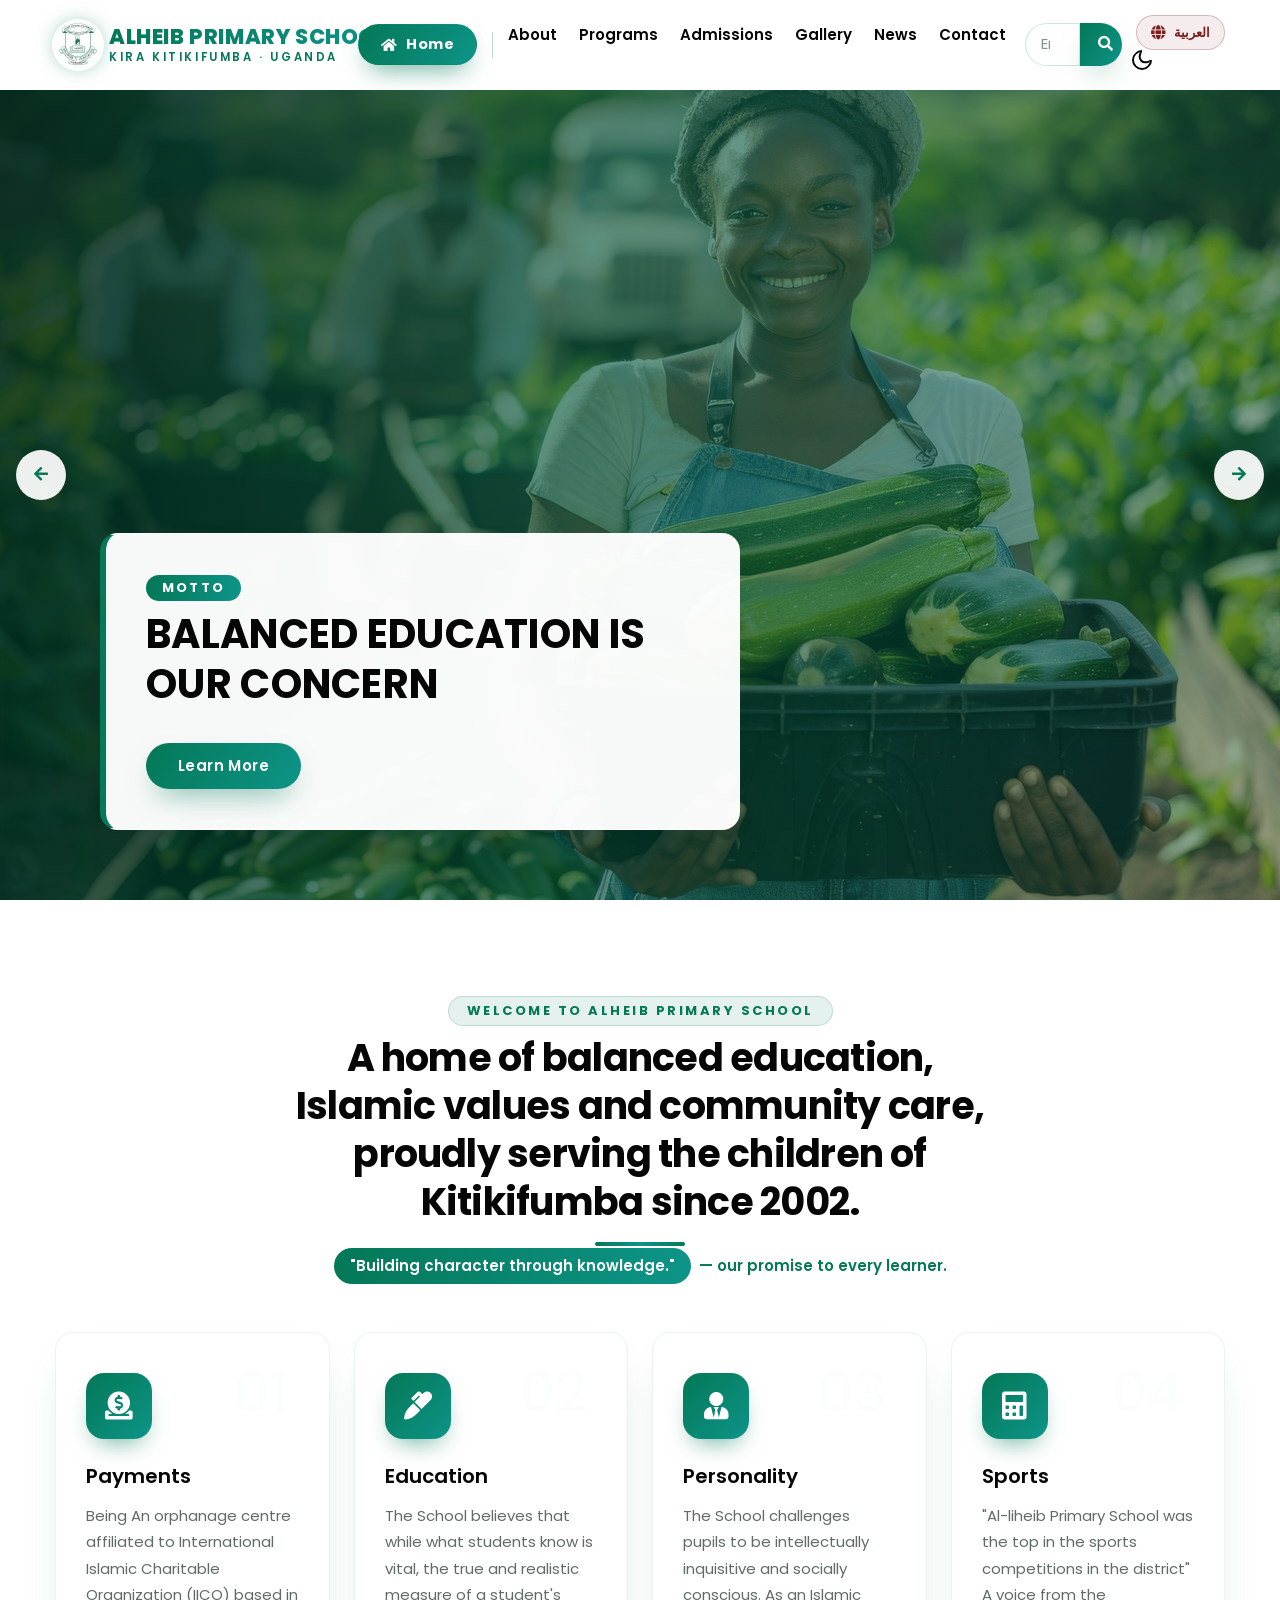
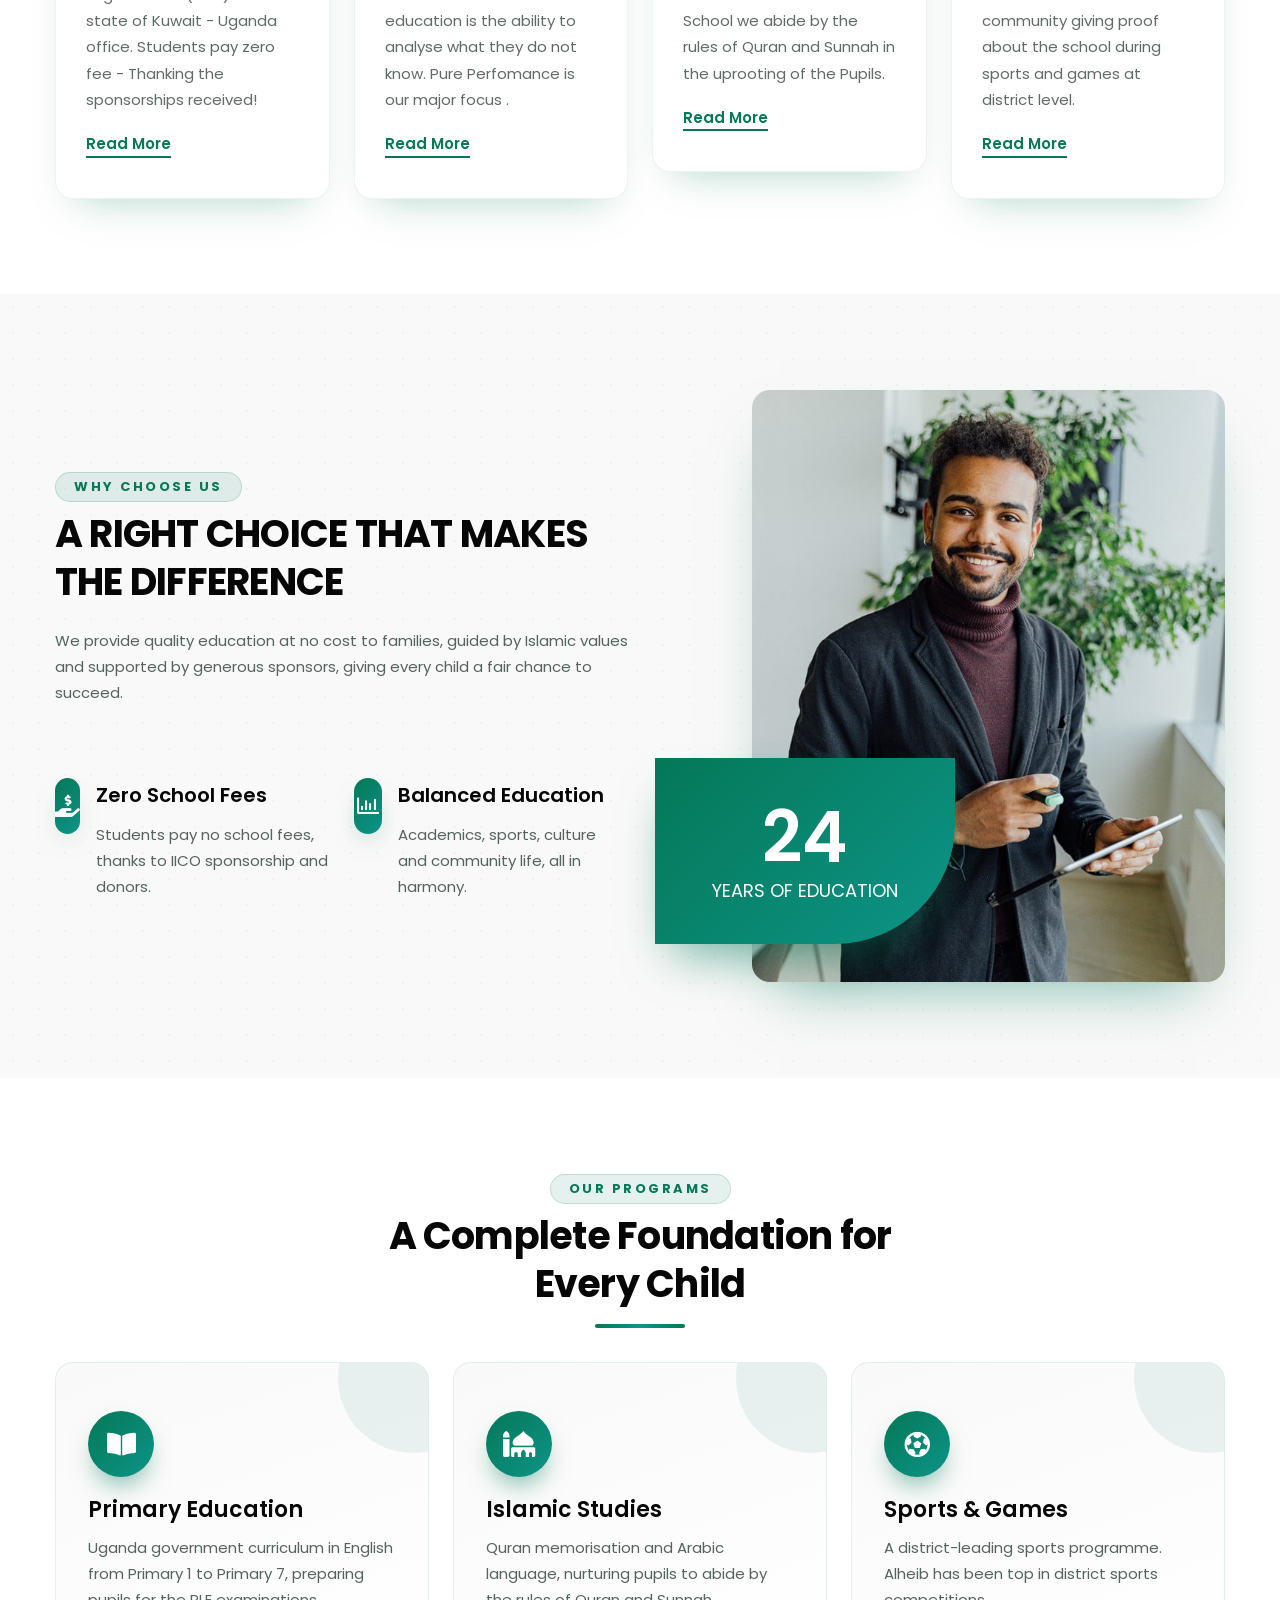
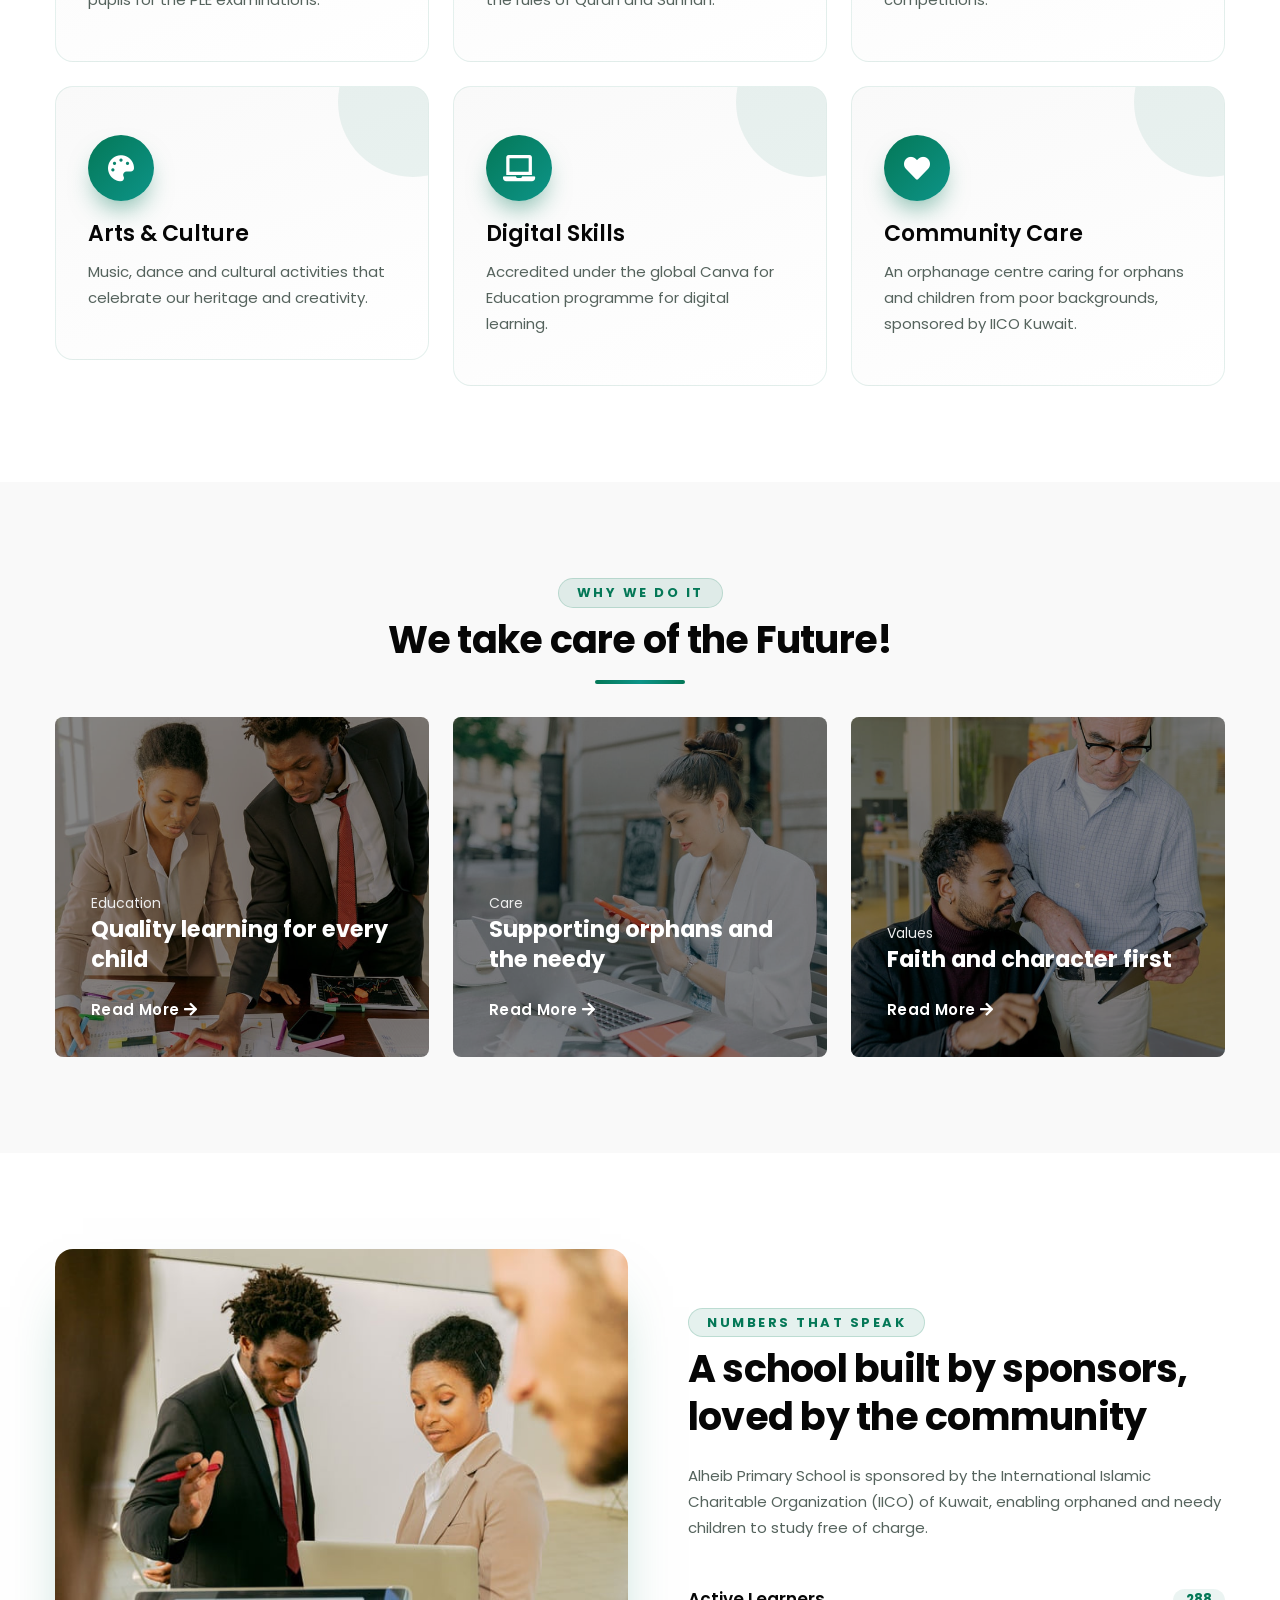
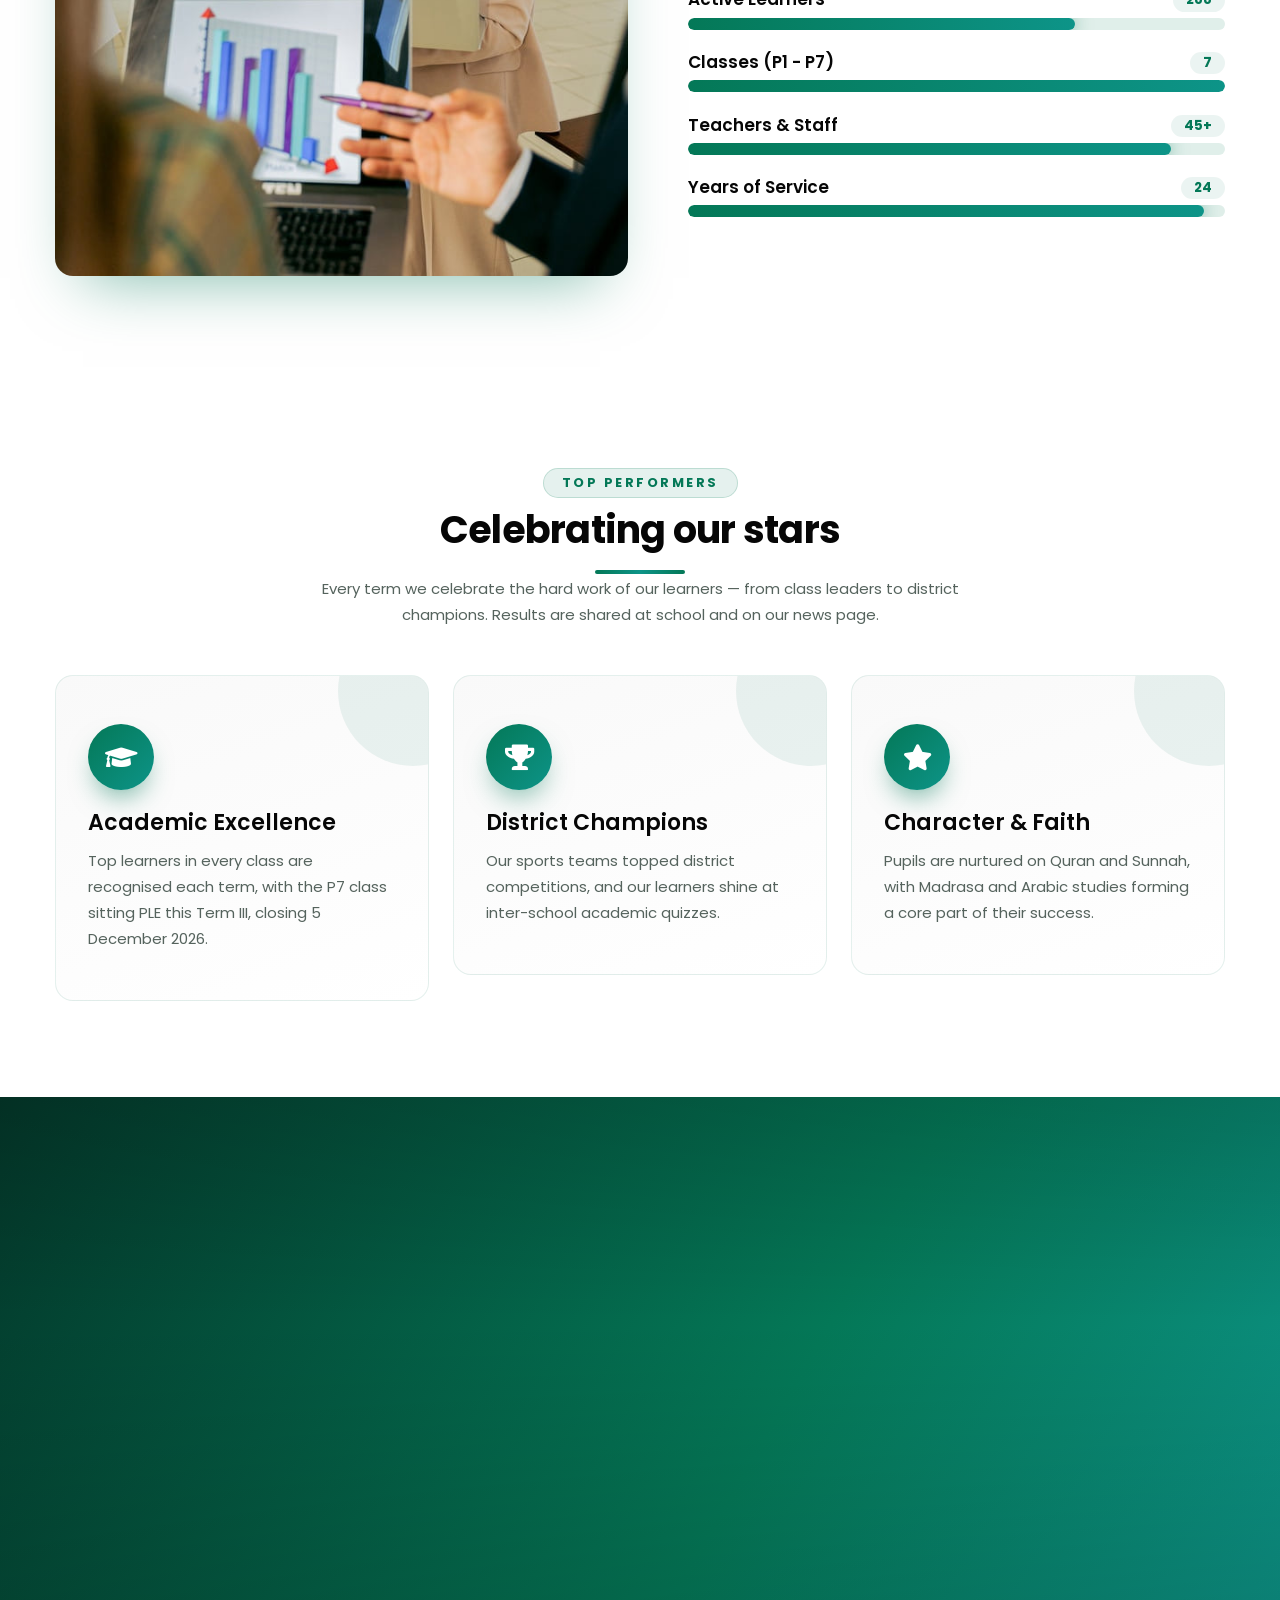
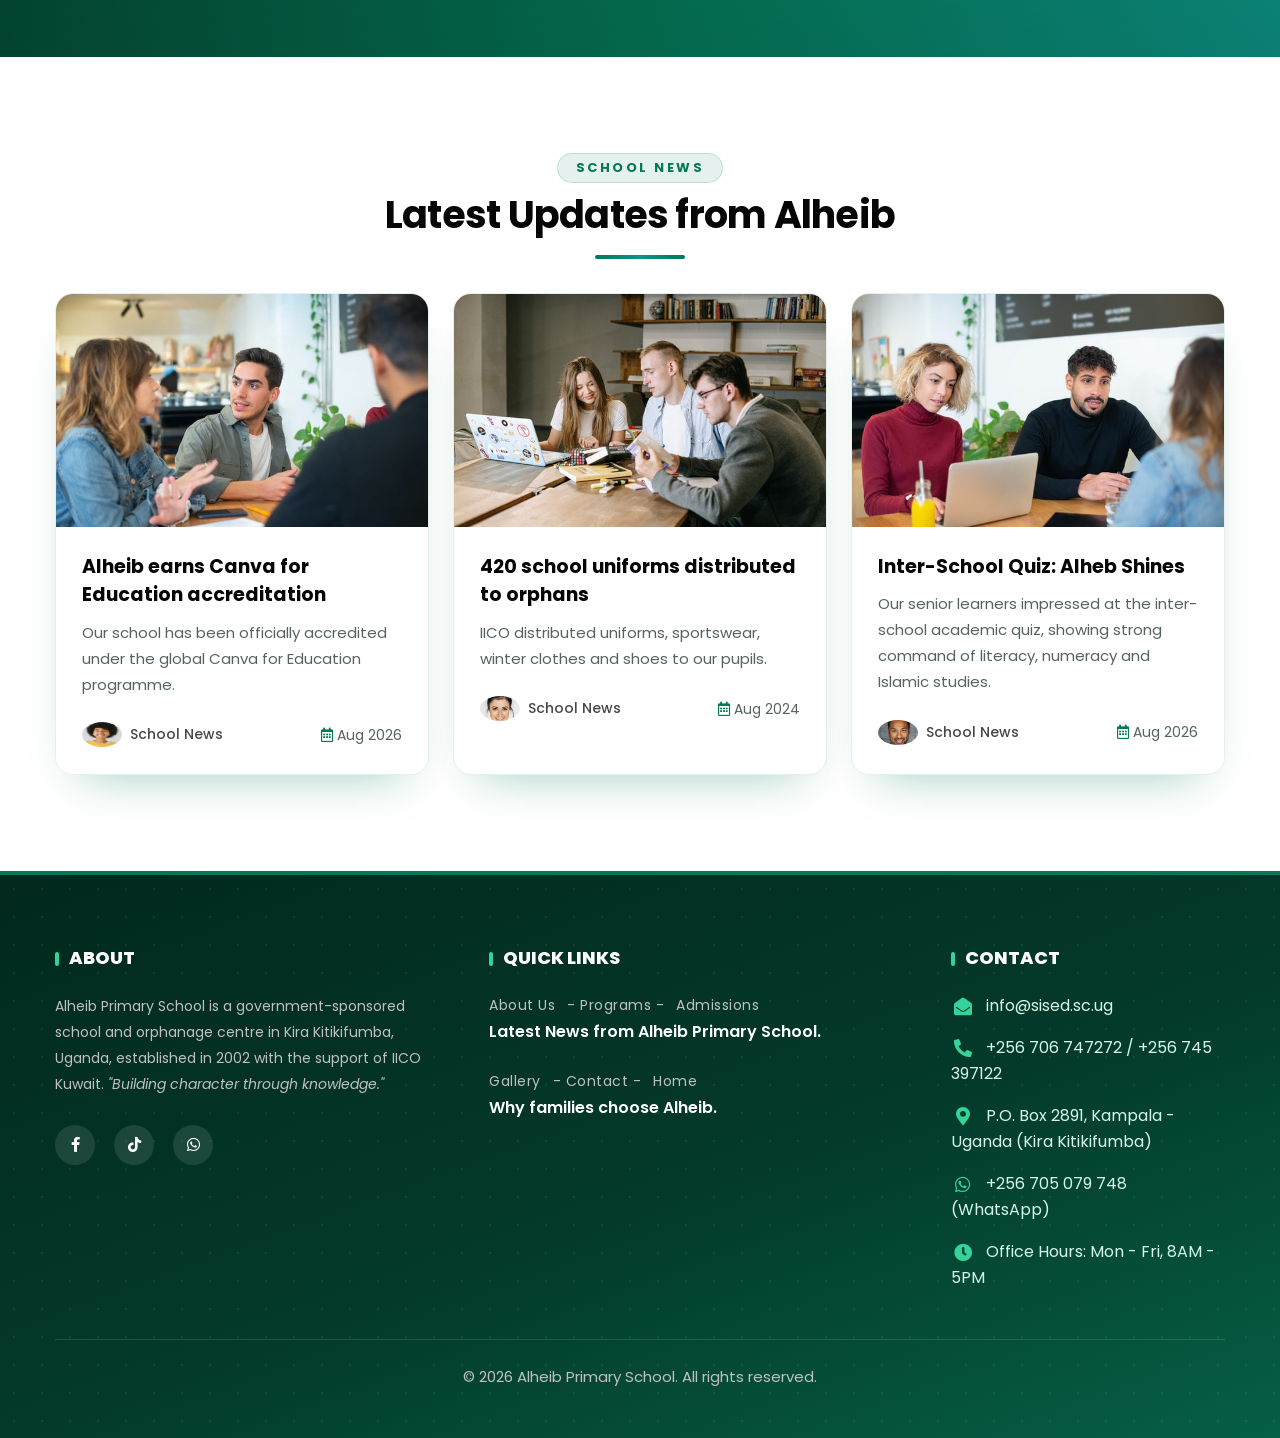
<file: Workup/index.html>
<!--
Author: kinene hamza 
Author URL: http://kinene.com
-->
<!doctype html>
<html lang="en">

<head>
    <!-- Required meta tags -->
    <meta charset="utf-8">
    <meta name="viewport" content="width=device-width, initial-scale=1">
    <meta name="theme-color" content="#047857">
    <title>Alheib Primary School - Balanced Education is Our Concern</title>
    <meta name="description" content="Alheib Primary School is a government-sponsored school and orphanage centre in Kitikifumba, Kira, Wakiso District, Uganda. Established in 2002, affiliated with IICO Kuwait. Zero school fees.">
    <!-- Google fonts -->
    <link href="//fonts.googleapis.com/css2?family=Poppins:wght@100;200;300;400;500;600;700;800;900&family=Cairo:wght@300;400;600;700;900&display=swap"
        rel="stylesheet">
    <link rel="icon" type="image/png" href="assets/images/school-badge.png">
    <!-- Template CSS Style link -->
    <link rel="stylesheet" href="assets/css/style-starter.css">
    <link rel="stylesheet" href="assets/css/polish.css">
</head>

<body>
    <!-- header -->
    <header id="site-header" class="fixed-top">
        <div class="container">
            <nav class="navbar navbar-expand-lg navbar-light">
                <a class="navbar-brand" href="index.html">
                    <img src="assets/images/school-badge.png" alt="Alheib Primary School badge" class="img-fluid me-2 rounded-circle" style="width:46px;height:46px">
                    <span class="brand-text">
                        <span class="brand-name">ALHEIB PRIMARY SCHOOL</span>
                        <span class="brand-tagline">Kira Kitikifumba · Uganda</span>
                    </span>
                </a>
                <button class="navbar-toggler collapsed" type="button" data-bs-toggle="collapse"
                    data-bs-target="#navbarScroll" aria-controls="navbarScroll" aria-expanded="false"
                    aria-label="Toggle navigation">
                    <span class="navbar-toggler-icon fa icon-expand fa-bars"></span>
                    <span class="navbar-toggler-icon fa icon-close fa-times"></span>
                </button>
                <div class="collapse navbar-collapse" id="navbarScroll">
                    <ul class="navbar-nav ms-auto my-2 my-lg-0 navbar-nav-scroll">
                        <li class="nav-item home-item">
                            <a class="nav-link nav-home-btn active" aria-current="page" href="index.html"><i class="fas fa-home"></i>Home</a>
                        </li>
                        <li class="nav-divider d-none d-lg-block" aria-hidden="true"></li>
                        <li class="nav-item">
                            <a class="nav-link" href="about.html">About</a>
                        </li>
                        <li class="nav-item">
                            <a class="nav-link" href="services.html">Programs</a>
                        </li>
                        <li class="nav-item">
                            <a class="nav-link" href="admissions.html">Admissions</a>
                        </li>
                        <li class="nav-item">
                            <a class="nav-link" href="gallery.html">Gallery</a>
                        </li>
                        <li class="nav-item">
                            <a class="nav-link" href="news.html">News</a>
                        </li>
                        <li class="nav-item">
                            <a class="nav-link" href="contact.html">Contact</a>
                        </li>
                    </ul>
                    <form action="#search" method="GET" class="d-flex search-header ms-lg-2">
                        <input class="form-control" type="search" placeholder="Enter Keyword..." aria-label="Search"
                            required>
                        <button class="btn btn-style" type="submit"><i class="fas fa-search"></i></button>
                    </form>
                </div>
                <!-- toggle switch for light and dark theme -->
                <div class="cont-ser-position">
                    <nav class="navigation">
                        <button type="button" id="lang-toggle" class="lang-toggle" title="التبديل إلى العربية" aria-label="التبديل إلى العربية">
                            <i class="fas fa-globe"></i><span id="lang-toggle-label">العربية</span>
                        </button>
                        <div class="theme-switch-wrapper">
                            <label class="theme-switch" for="checkbox">
                                <input type="checkbox" id="checkbox">
                                <div class="mode-container">
                                    <i class="gg-sun"></i>
                                    <i class="gg-moon"></i>
                                </div>
                            </label>
                        </div>
                    </nav>
                </div>
                <!-- //toggle switch for light and dark theme -->
            </nav>
        </div>
    </header>
    <!-- //header -->

    <!-- banner section -->
    <div class="slider">
        <div class="slide current">
            <div class="bg-layer">
                <div class="content">
                    <h6>MOTTO</h6>
                    <h3>Balanced Education is our concern</h3>
                    <a href="about.html" class="btn btn-style mt-4">Learn More</a>
                </div>
            </div>
        </div>
        <div class="slide">
            <div class="bg-layer">
                <div class="content">
                    <h6>VISION</h6>
                    <h3>We strive to create a harmonious balance between academic demands, sporting and cultural activities and community life.</h3>
                    <a href="about.html" class="btn btn-style mt-4">Learn More</a>
                </div>
            </div>
        </div>
        <div class="slide">
            <div class="bg-layer">
                <div class="content">
                    <h6>MISSION</h6>
                    <h3>The School challenges pupils to be intellectually inquisitive and socially conscious.</h3>
                    <a href="about.html" class="btn btn-style mt-4">Learn More</a>
                </div>
            </div>
        </div>
        <div class="slide">
            <div class="bg-layer">
                <div class="content">
                    <h6>ESTABLISHMENT</h6>
                    <h3>Established in 2002 in Kitikifumba, Kira town council, Wakiso District,(U)</h3>
                    <a href="about.html" class="btn btn-style mt-4">Learn More</a>
                </div>
            </div>
        </div>
    </div>
    <div class="buttons">
        <button id="prev"><i class="fas fa-arrow-left"></i></button>
        <button id="next"><i class="fas fa-arrow-right"></i></button>
    </div>
    <!-- //banner section -->

    <!-- home page service grids -->
    <section class="home-services py-5" id="services">
        <div class="container py-lg-5 py-md-4 py-2">
            <div class="title-main reveal text-center mx-auto mb-md-5 mb-4" style="max-width:700px;">
                <h5 class="small-title mb-2">WELCOME TO ALHEIB PRIMARY SCHOOL</h5>
                <h3 class="title-style">A home of balanced education, Islamic values and community care, proudly serving the children of Kitikifumba since 2002.</h3>
                <p class="mt-3 mission-quote"><em>"Building character through knowledge."</em> — our promise to every learner.</p>
            </div>
            <div class="row justify-content-center reveal">
                <div class="col-lg-3 col-md-6">
                    <div class="box-wrap">
                        <div class="icon">
                            <i class="fas fa-donate"></i>
                        </div>
                        <h4 class="number">01</h4>
                        <h4><a href="services.html">Payments</a></h4>
                        <p>Being An orphanage centre affiliated to International Islamic Charitable Organization (IICO) based in state of Kuwait - Uganda office.
                            Students pay zero fee - Thanking the sponsorships received!</p>
                        <a href="https://www.facebook.com/search/pages/?q=Alheib%20Primary%20School" class="read" target="_blank" rel="noopener">Read more</a>
                    </div>
                </div>
                <div class="col-lg-3 col-md-6 mt-md-0 mt-4">
                    <div class="box-wrap">
                        <div class="icon">
                            <i class="fas fa-marker"></i>
                        </div>
                        <h4 class="number">02</h4>
                        <h4><a href="services.html">Education</a></h4>
                        <p>The School believes that while what students know is vital, the true and realistic measure of a student's education is the ability to analyse what they do not know.
                            Pure Perfomance is our major focus .</p>
                        <a href="https://www.facebook.com/search/pages/?q=Alheib%20Primary%20School" class="read" target="_blank" rel="noopener">Read more</a>
                    </div>
                </div>
                <div class="col-lg-3 col-md-6 mt-lg-0 mt-4">
                    <div class="box-wrap">
                        <div class="icon">
                            <i class="fas fa-user-tie"></i>
                        </div>
                        <h4 class="number">03</h4>
                        <h4><a href="services.html">Personality</a></h4>
                        <p>The School challenges pupils to be intellectually inquisitive and socially conscious.
                            As an Islamic School we abide by the rules of Quran and Sunnah in the uprooting of the Pupils.</p>
                        <a href="https://www.facebook.com/search/pages/?q=Alheib%20Primary%20School" class="read" target="_blank" rel="noopener">Read more</a>
                    </div>
                </div>
                <div class="col-lg-3 col-md-6 mt-lg-0 mt-4">
                    <div class="box-wrap">
                        <div class="icon">
                            <i class="fas fa-calculator"></i>
                        </div>
                        <h4 class="number">04</h4>
                        <h4><a href="services.html">Sports</a></h4>
                        <p>"Al-liheib Primary School was the top in the sports competitions in the district"
                            A voice from the community giving proof about the school during sports and games at district level.</p>
                        <a href="https://www.facebook.com/search/pages/?q=Alheib%20Primary%20School" class="read" target="_blank" rel="noopener">Read more</a>
                    </div>
                </div>
            </div>
        </div>
    </section>
    <!-- //home page service grids -->

    <!-- why choose section -->
    <section class="w3l-servicesblock py-5" id="whychoose">
        <div class="container py-lg-5 py-md-4 py-2">
            <div class="row align-items-center">
                <div class="col-lg-6">
                    <h5 class="small-title mb-2">Why choose us</h5>
                    <h3 class="title-style">A RIGHT CHOICE THAT MAKES THE DIFFERENCE</h3>
                    <p class="mt-3">We provide quality education at no cost to families,
                        guided by Islamic values and supported by generous sponsors,
                        giving every child a fair chance to succeed.</p>
                    <div class="row two-grids mt-5 pt-lg-4">
                        <div class="col-sm-6 grids_info d-flex">
                            <i class="fas fa-hand-holding-usd"></i>
                            <div class="detail ms-3">
                                <h4>Zero School Fees</h4>
                                <p>Students pay no school fees, thanks to IICO sponsorship and donors.
                                </p>
                            </div>
                        </div>
                        <div class="col-sm-6 grids_info d-flex mt-sm-0 mt-4">
                            <i class="far fa-chart-bar"></i>
                            <div class="detail ms-3">
                                <h4>Balanced Education</h4>
                                <p>Academics, sports, culture and community life, all in harmony.
                                </p>
                            </div>
                        </div>
                    </div>
                </div>
                <div class="col-lg-5 offset-lg-1 text-end mt-lg-0 mt-5 position-relative">
                    <img src="assets/images/img1.jpg" alt="" class="img-fluid radius-image">
                    <div class="imginfo__box">
                        <h6 class="imginfo__title">24</h6>
                        <p>Years of education</p>
                    </div>
                </div>
            </div>
        </div>
    </section>
    <!-- //why choose section -->

    <!-- features section -->
    <section class="w3l-grids-block py-5" id="features">
        <div class="container py-lg-5 py-md-4 py-2">
            <div class="title-main reveal text-center mx-auto mb-md-5 mb-4" style="max-width:600px;">
                <h5 class="small-title mb-2">Our Programs</h5>
                <h3 class="title-style">A Complete Foundation for Every Child</h3>
            </div>
            <div class="row justify-content-center reveal">
                <div class="col-lg-4 col-md-6 col-sm-10">
                    <div class="bottom-block">
                        <a href="services.html" class="d-block">
                            <i class="fas fa-book-open"></i>
                            <h3 class="mt-3 mb-2"> Primary Education</h3>
                            <p class="">Uganda government curriculum in English from Primary 1 to Primary 7, preparing pupils for the PLE examinations.</p>
                        </a>
                    </div>
                </div>
                <div class="col-lg-4 col-md-6 col-sm-10 mt-md-0 mt-4">
                    <div class="bottom-block">
                        <a href="services.html" class="d-block">
                            <i class="fas fa-mosque"></i>
                            <h3 class="mt-3 mb-2">Islamic Studies</h3>
                            <p class="">Quran memorisation and Arabic language, nurturing pupils to abide by the rules of Quran and Sunnah.</p>
                        </a>
                    </div>
                </div>
                <div class="col-lg-4 col-md-6 col-sm-10 mt-lg-0 mt-4">
                    <div class="bottom-block">
                        <a href="services.html" class="d-block">
                            <i class="fas fa-futbol"></i>
                            <h3 class="mt-3 mb-2">Sports & Games</h3>
                            <p class="">A district-leading sports programme. Alheib has been top in district sports competitions.</p>
                        </a>
                    </div>
                </div>
                <div class="col-lg-4 col-md-6 col-sm-10 mt-4">
                    <div class="bottom-block">
                        <a href="services.html" class="d-block">
                            <i class="fas fa-palette"></i>
                            <h3 class="mt-3 mb-2">Arts & Culture</h3>
                            <p class="">Music, dance and cultural activities that celebrate our heritage and creativity.</p>
                        </a>
                    </div>
                </div>
                <div class="col-lg-4 col-md-6 col-sm-10 mt-4">
                    <div class="bottom-block">
                        <a href="services.html" class="d-block">
                            <i class="fas fa-laptop"></i>
                            <h3 class="mt-3 mb-2"> Digital Skills</h3>
                            <p class="">Accredited under the global Canva for Education programme for digital learning.</p>
                        </a>
                    </div>
                </div>
                <div class="col-lg-4 col-md-6 col-sm-10 mt-4">
                    <div class="bottom-block">
                        <a href="services.html" class="d-block">
                            <i class="fas fa-heart"></i>
                            <h3 class="mt-3 mb-2">Community Care</h3>
                            <p class="">An orphanage centre caring for orphans and children from poor backgrounds, sponsored by IICO Kuwait.</p>
                        </a>
                    </div>
                </div>
            </div>
        </div>
    </section>
    <!-- //features section -->

    <!-- 3grids with bg-image section -->
    <div class="w3l-homeblock3 py-5">
        <div class="container py-lg-5 py-md-4 py-2">
            <div class="title-main reveal text-center mx-auto mb-md-5 mb-4" style="max-width:700px;">
                <h5 class="small-title mb-2">Why we do it</h5>
                <h3 class="title-style">We take care of the Future!</h3>
            </div>
            <div class="row justify-content-center reveal">
                <div class="col-lg-4 col-md-6">
                    <div class="top-pic1">
                        <div class="card-body blog-details">
                            <span class="meta-value">Education</span>
                            <a href="admissions.html" class="blog-desc">Quality learning for every child
                            </a>
                            <a href="admissions.html" class="btn btn-style-primary btn-style text-white mt-4">Read
                                More<i class="fas fa-arrow-right ms-1"></i></a>
                        </div>
                    </div>
                </div>
                <div class="col-lg-4 col-md-6 mt-md-0 mt-4">
                    <div class="top-pic2">
                        <div class="card-body blog-details">
                            <span class="meta-value">Care</span>
                            <a href="about.html" class="blog-desc">Supporting orphans and the needy
                            </a>
                            <a href="about.html" class="btn btn-style-primary btn-style text-white mt-4">Read
                                More<i class="fas fa-arrow-right ms-1"></i></a>
                        </div>
                    </div>
                </div>
                <div class="col-lg-4 col-md-6 mt-lg-0 mt-4">
                    <div class="top-pic3">
                        <div class="card-body blog-details">
                            <span class="meta-value"> Values </span>
                            <a href="about.html" class="blog-desc">Faith and character first
                            </a>
                            <a href="about.html" class="btn btn-style-primary btn-style text-white mt-4">Read
                                More<i class="fas fa-arrow-right ms-1"></i></a>
                        </div>
                    </div>
                </div>
            </div>
        </div>
    </div>
    <!-- //3grids with bg-image section -->

    <!-- progress section -->
    <section class="w3l-progress py-5" id="progress">
        <div class="container py-lg-5 py-md-4 py-2">
            <div class="row align-items-center">
                <div class="col-lg-6 about-2-secs-right mb-lg-0 mb-5">
                    <img src="assets/images/img2.jpg" alt="" class="img-fluid radius-image" />
                </div>
                <div class="col-lg-6 about-2-secs-left ps-xl-5">
                    <h5 class="small-title mb-2">Numbers that speak</h5>
                    <h3 class="title-style mb-sm-3 mb-2">A school built by sponsors, loved by the community</h3>
                    <p>Alheib Primary School is sponsored by the International Islamic Charitable Organization (IICO) of Kuwait, enabling orphaned and needy children to study free of charge.</p>
                    <div class="w3l-progressblock mt-md-5 mt-4">
                        <div class="progress-info info1">
                            <h6 class="progress-tittle">Active Learners <span class="">288</span></h6>
                            <div class="progress">
                                <div class="progress-bar progress-bar-striped" role="progressbar" style="width: 72%"
                                    aria-valuenow="72" aria-valuemin="0" aria-valuemax="100">
                                </div>
                            </div>
                        </div>
                        <div class="progress-info info2">
                            <h6 class="progress-tittle">Classes (P1 - P7) <span class="">7</span>
                            </h6>
                            <div class="progress">
                                <div class="progress-bar progress-bar-striped" role="progressbar" style="width: 100%"
                                    aria-valuenow="100" aria-valuemin="0" aria-valuemax="100">
                                </div>
                            </div>
                        </div>
                        <div class="progress-info info3">
                            <h6 class="progress-tittle">Teachers & Staff <span class="">45+</span></h6>
                            <div class="progress">
                                <div class="progress-bar progress-bar-striped" role="progressbar" style="width: 90%"
                                    aria-valuenow="90" aria-valuemin="0" aria-valuemax="100">
                                </div>
                            </div>
                        </div>
                        <div class="progress-info info3 mb-0">
                            <h6 class="progress-tittle">Years of Service <span class="">24</span></h6>
                            <div class="progress">
                                <div class="progress-bar progress-bar-striped" role="progressbar" style="width: 96%"
                                    aria-valuenow="96" aria-valuemin="0" aria-valuemax="100">
                                </div>
                            </div>
                        </div>
                    </div>
                </div>
            </div>
        </div>
    </section>
    <!-- //progress section -->

    <!-- top performers section -->
    <section class="w3l-grids-block py-5" id="performers">
        <div class="container py-lg-5 py-md-4 py-2">
            <div class="title-main reveal text-center mx-auto mb-md-5 mb-4" style="max-width:700px;">
                <h5 class="small-title mb-2">Top Performers</h5>
                <h3 class="title-style">Celebrating our stars</h3>
                <p class="mt-3">Every term we celebrate the hard work of our learners — from class leaders to
                    district champions. Results are shared at school and on our news page.</p>
            </div>
            <div class="row justify-content-center reveal">
                <div class="col-lg-4 col-md-6 col-sm-10">
                    <div class="bottom-block">
                        <a href="news.html" class="d-block">
                            <i class="fas fa-graduation-cap"></i>
                            <h3 class="mt-3 mb-2">Academic Excellence</h3>
                            <p>Top learners in every class are recognised each term, with the P7 class sitting PLE
                                this Term III, closing 5 December 2026.</p>
                        </a>
                    </div>
                </div>
                <div class="col-lg-4 col-md-6 col-sm-10 mt-md-0 mt-4">
                    <div class="bottom-block">
                        <a href="news.html" class="d-block">
                            <i class="fas fa-trophy"></i>
                            <h3 class="mt-3 mb-2">District Champions</h3>
                            <p>Our sports teams topped district competitions, and our learners shine at inter-school
                                academic quizzes.</p>
                        </a>
                    </div>
                </div>
                <div class="col-lg-4 col-md-6 col-sm-10 mt-lg-0 mt-4">
                    <div class="bottom-block">
                        <a href="admissions.html" class="d-block">
                            <i class="fas fa-star"></i>
                            <h3 class="mt-3 mb-2">Character &amp; Faith</h3>
                            <p>Pupils are nurtured on Quran and Sunnah, with Madrasa and Arabic studies forming a core
                                part of their success.</p>
                        </a>
                    </div>
                </div>
            </div>
        </div>
    </section>
    <!-- //top performers section -->

    <!-- testimonials section -->
    <section class="w3l-index4 py-5" id="testimonials">
        <div class="container py-md-5 py-4">
            <div class="content-slider text-center py-4">
                <div class="clients-slider">
                    <div class="mask">
                        <ul>
                            <li class="anim1">
                                <img src="assets/images/testi1.jpg" class="img-fluid rounded-circle"
                                    alt="parent testimonial" />
                                <blockquote class="quote"><q>The teachers here know every child by name and genuinely care. My children learn, play and pray in a safe, happy environment — all at no cost to us. We are forever grateful to the sponsors.</q> </blockquote>
                                <div class="source">- Parent of P3 &amp; P5 learners</div>
                            </li>

                            <li class="anim2">
                                <img src="assets/images/testi2.jpg" class="img-fluid rounded-circle"
                                    alt="parent testimonial" />
                                <blockquote class="quote"><q>Alheib gave my orphaned nephew a home and a school. Today he is confident, disciplined and performing well in class. This school truly changed our family&rsquo;s life.</q> </blockquote>
                                <div class="source">- Guardian of a P6 learner</div>
                            </li>
                            <li class="anim3">
                                <img src="assets/images/testi3.jpg" class="img-fluid rounded-circle "
                                    alt="parent testimonial" />
                                <blockquote class="quote"><q>The balanced curriculum is wonderful — strong academics, top sports and Islamic values. My daughter especially enjoys her Arabic lessons and the school teams.</q> </blockquote>
                                <div class="source">- Parent of a P4 learner</div>
                            </li>
                            <li class="anim4">
                                <img src="assets/images/testi1.jpg" class="img-fluid rounded-circle"
                                    alt="parent testimonial" />
                                <blockquote class="quote"><q>As a struggling widow, I could not afford school fees, yet Alheib welcomed my children free of charge. The teachers are patient and kind. May Allah bless the sponsors and this school.</q> </blockquote>
                                <div class="source">- A grateful mother</div>
                            </li>
                            <li class="anim5">
                                <img src="assets/images/testi2.jpg" class="img-fluid rounded-circle"
                                    alt="parent testimonial" />
                                <blockquote class="quote"><q>Pupils from Alheib are well-behaved and hardworking. I have watched them top district sports competitions and produce strong PLE results. Quality education with strong character.</q> </blockquote>
                                <div class="source">- Community leader, Kira</div>
                            </li>
                        </ul>
                    </div>
                </div>
            </div>
        </div>
    </section>
    <!-- //testimonials section -->

    <!-- blog section -->
    <div class="w3l-blog-block-5 py-5" id="blog">
        <div class="container py-md-5 py-4">
            <div class="title-main reveal text-center mx-auto mb-md-5 mb-4" style="max-width:700px;">
                <h5 class="small-title mb-2">School News</h5>
                <h3 class="title-style">Latest Updates from Alheib</h3>
            </div>
            <div class="row justify-content-center reveal">
                <div class="col-lg-4 col-md-6">
                    <div class="blog-card-single">
                        <div class="grids5-info">
                            <a href="news.html"><img src="assets/images/blog1.jpg" alt="" /></a>
                            <div class="blog-info">
                                <h4><a href="news.html">Alheib earns Canva for Education accreditation</a></h4>
                                <p>Our school has been officially accredited under the global Canva for Education programme.</p>
                                <div class="d-flex align-items-center justify-content-between mt-4">
                                    <a class="d-flex align-items-center" href="news.html" title="school news">
                                        <img class="img-fluid" src="assets/images/testi2.jpg" alt="admin"
                                            style="max-width:40px"> <span class="small ms-2">School News</span>
                                    </a>
                                    <p class="date-text"><i class="far fa-calendar-alt me-1"></i>Aug 2026</p>
                                </div>
                            </div>
                        </div>
                    </div>
                </div>
                <div class="col-lg-4 col-md-6 mt-md-0 mt-4">
                    <div class="blog-card-single">
                        <div class="grids5-info">
                            <a href="news.html"><img src="assets/images/blog3.jpg" alt="" /></a>
                            <div class="blog-info">
                                <h4><a href="news.html">420 school uniforms distributed to orphans</a></h4>
                                <p>IICO distributed uniforms, sportswear, winter clothes and shoes to our pupils.</p>
                                <div class="d-flex align-items-center justify-content-between mt-4">
                                    <a class="d-flex align-items-center" href="news.html" title="school news">
                                        <img class="img-fluid" src="assets/images/testi1.jpg" alt="admin"
                                            style="max-width:40px"> <span class="small ms-2">School News</span>
                                    </a>
                                    <p class="date-text"><i class="far fa-calendar-alt me-1"></i>Aug 2024</p>
                                </div>
                            </div>
                        </div>
                    </div>
                </div>
                <div class="col-lg-4 col-md-6 mt-lg-0 mt-4">
                    <div class="blog-card-single">
                        <div class="grids5-info">
                            <a href="news.html"><img src="assets/images/blog2.jpg" alt="" /></a>
                            <div class="blog-info">
                                <h4><a href="news.html">Inter-School Quiz: Alheb Shines</a></h4>
                                <p>Our senior learners impressed at the inter-school academic quiz, showing strong command of literacy, numeracy and Islamic studies.</p>
                                <div class="d-flex align-items-center justify-content-between mt-4">
                                    <a class="d-flex align-items-center" href="news.html" title="school news">
                                        <img class="img-fluid" src="assets/images/testi3.jpg" alt="admin"
                                            style="max-width:40px"> <span class="small ms-2">School News</span>
                                    </a>
                                    <p class="date-text"><i class="far fa-calendar-alt me-1"></i>Aug 2026</p>
                                </div>
                            </div>
                        </div>
                    </div>
                </div>
            </div>
        </div>
    </div>
    <!-- //blog section -->

    <!-- footer -->
    <footer class="w3l-footer py-5">
        <div class="container pt-4">
            <div class="row">
                <div class="col-lg-4 sub-one-left">
                    <h6>About </h6>
                    <p>Alheib Primary School is a government-sponsored school and orphanage centre in Kira Kitikifumba, Uganda, established in 2002 with the support of IICO Kuwait. <em>"Building character through knowledge."</em></p>
                    <ul class="social mt-4 pt-lg-1">
                        <li><a href="https://www.facebook.com/search/pages/?q=Alheib%20Primary%20School" target="_blank" rel="noopener" title="Find us on Facebook"><span class="fab fa-facebook-f"></span></a></li>
                        <li><a href="https://www.tiktok.com/search?q=Alheib%20Primary%20School" target="_blank" rel="noopener" title="Find us on TikTok"><span class="fab fa-tiktok"></span></a></li>
                        <li><a href="https://wa.me/256705079748" target="_blank" rel="noopener" title="Chat with us on WhatsApp"><span class="fab fa-whatsapp"></span></a></li>
                    </ul>
                </div>
                <div class="col-lg-5 col-md-6 mt-lg-0 mt-5 px-lg-5 sub-two-right">
                    <h6>Quick Links</h6>
                    <div class="footer-post">
                        <ul>
                            <li><a href="about.html">About Us</a></li>
                            <li class="mx-2"><a href="services.html">- Programs -</a></li>
                            <li><a href="admissions.html">Admissions</a></li>
                        </ul>
                        <p class="post-footer"><a href="news.html">Latest News from Alheib Primary School.</a></p>
                    </div>
                    <div class="footer-post mt-4">
                        <ul>
                            <li><a href="gallery.html">Gallery</a></li>
                            <li class="mx-2"><a href="contact.html">- Contact -</a></li>
                            <li><a href="index.html">Home</a></li>
                        </ul>
                        <p class="post-footer"><a href="about.html">Why families choose Alheib.</a>
                        </p>
                    </div>
                </div>
                <div class="col-lg-3 col-md-6 mt-lg-0 mt-5 sub-one-left">
                    <h6>Contact </h6>
                    <div class="column2">
                        <div class="href1"><span class="fas fa-envelope-open"></span><a
                                href="mailto:info@sised.sc.ug">info@sised.sc.ug</a>
                        </div>
                        <div class="href2 my-3"><span class="fas fa-phone-alt"></span><a
                                href="tel:+256706747272">+256 706 747272 / +256 745 397122</a>
                        </div>
                        <div>
                            <p class="contact-para mb-3"><span class="fas fa-map-marker-alt"></span>P.O. Box 2891, Kampala - Uganda (Kira Kitikifumba)</p>
                        </div>
                        <div class="href2 my-3"><span class="fab fa-whatsapp"></span><a
                                href="https://wa.me/256705079748">+256 705 079 748 (WhatsApp)</a>
                        </div>
                        <div>
                            <p class="contact-para"><span class="fas fa-clock"></span>Office Hours: Mon - Fri, 8AM - 5PM</p>
                        </div>
                    </div>
                </div>
            </div>
            <div class="copyright-footer text-center mt-5 pt-sm-4 pt-2">
                <p>&copy; <span id="year"></span> Alheib Primary School. All rights reserved.</p>
                <script>document.getElementById("year").textContent = new Date().getFullYear();</script>
            </div>
        </div>
    </footer>
    <!-- //footer -->

    <!-- Js scripts -->
    <!-- move top -->
    <button onclick="topFunction()" id="movetop" title="Go to top">
        <span class="fas fa-level-up-alt" aria-hidden="true"></span>
    </button>
    <script>
        // When the user scrolls down 20px from the top of the document, show the button
        window.onscroll = function () {
            scrollFunction()
        };

        function scrollFunction() {
            if (document.body.scrollTop > 20 || document.documentElement.scrollTop > 20) {
                document.getElementById("movetop").style.display = "block";
            } else {
                document.getElementById("movetop").style.display = "none";
            }
        }

        // When the user clicks on the button, scroll to the top of the document
        function topFunction() {
            document.body.scrollTop = 0;
            document.documentElement.scrollTop = 0;
        }
    </script>
    <!-- //move top -->

    <!-- common jquery plugin -->
    <script src="assets/js/jquery-3.3.1.min.js"></script>
    <!-- //common jquery plugin -->

    <!-- banner slider -->
    <script>
        const slides = document.querySelectorAll(".slide");
        const nextButton = document.getElementById("next");
        const prevButton = document.getElementById("prev");
        const auto = true;
        const intervalTime = 5000;
        let slideInterval;

        const nextSlide = () => {
            const current = document.querySelector(".current");
            current.classList.remove("current");
            if (current.nextElementSibling) {
                current.nextElementSibling.classList.add("current");
            } else {
                slides[0].classList.add("current");
            }
        };

        const prevSlide = () => {
            const current = document.querySelector(".current");
            current.classList.remove("current");
            if (current.previousElementSibling) {
                current.previousElementSibling.classList.add("current");
            } else {
                slides[slides.length - 1].classList.add("current");
            }
        };

        nextButton.addEventListener("click", () => {
            nextSlide();
            if (auto) {
                clearInterval(slideInterval);
                slideInterval = setInterval(nextSlide, intervalTime);
            }
        });
        prevButton.addEventListener("click", () => {
            prevSlide();
            if (auto) {
                clearInterval(slideInterval);
                slideInterval = setInterval(nextSlide, intervalTime);
            }
        });

        if (auto) {
            slideInterval = setInterval(nextSlide, intervalTime);
        }
    </script>
    <!-- //banner slider -->

    <!-- theme switch js (light and dark)-->
    <script src="assets/js/theme-change.js"></script>
    <!-- //theme switch js (light and dark)-->

    <!-- MENU-JS -->
    <script>
        $(window).on("scroll", function () {
            var scroll = $(window).scrollTop();

            if (scroll >= 80) {
                $("#site-header").addClass("nav-fixed");
            } else {
                $("#site-header").removeClass("nav-fixed");
            }
        });

        //Main navigation Active Class Add Remove
        $(".navbar-toggler").on("click", function () {
            $("header").toggleClass("active");
        });
        $(document).on("ready", function () {
            if ($(window).width() > 991) {
                $("header").removeClass("active");
            }
            $(window).on("resize", function () {
                if ($(window).width() > 991) {
                    $("header").removeClass("active");
                }
            });
        });
    </script>
    <!-- //MENU-JS -->

    <!-- disable body scroll which navbar is in active -->
    <script>
        $(function () {
            $('.navbar-toggler').click(function () {
                $('body').toggleClass('noscroll');
            })
        });
    </script>
    <!-- //disable body scroll which navbar is in active -->

    <!-- bootstrap -->
    <script src="assets/js/polish.js"></script>
    <script src="assets/js/i18n.js"></script>
    <script src="assets/js/bootstrap.min.js"></script>
    <!-- //bootstrap -->
    <!-- //Js scripts -->
</body>

</html>
</file>
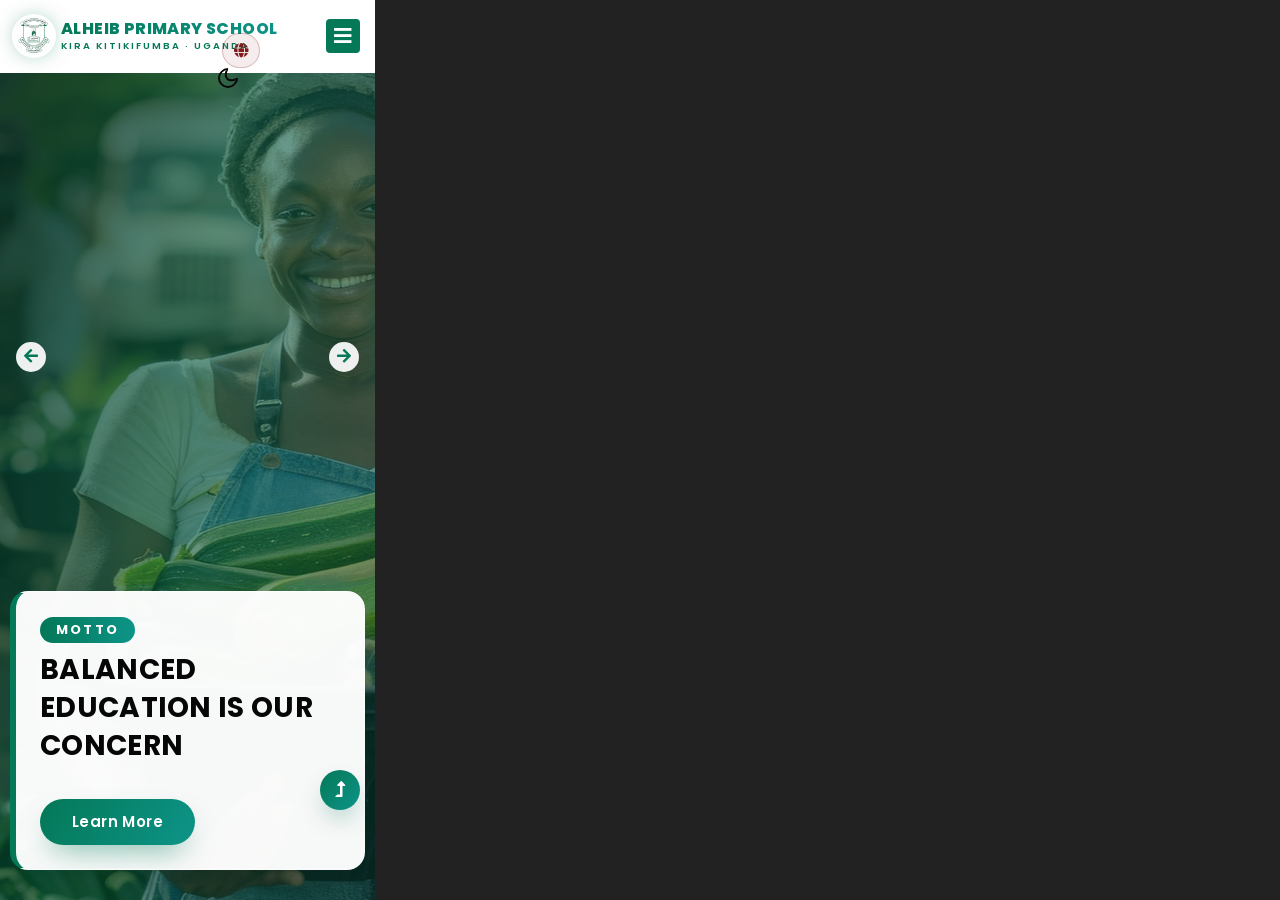
<file: Workup/_audit.html>
<!doctype html>
<html lang="en">
<head>
<meta charset="utf-8">
<title>audit</title>
<style>html,body{margin:0;background:#222}pre{font:12px monospace;padding:8px;white-space:pre-wrap;color:#0f0}</style>
</head>
<body>
<iframe id="f" style="border:0;display:block"></iframe>
<script>
var q = new URLSearchParams(location.search);
var W = parseInt(q.get('w') || '375', 10);
var H = parseInt(q.get('h') || '900', 10);
var page = q.get('page') || 'index.html';
var openMenu = q.get('menu') === '1';
var f = document.getElementById('f');
f.style.width = W + 'px';
f.style.height = H + 'px';
f.src = page;

function runAudit() {
  var doc = f.contentDocument;
  var el = doc.documentElement;
  if (openMenu) {
    var tg = doc.querySelector('.navbar-toggler');
    if (tg) { tg.click(); }
  }
  var badR = [], badL = [];
  var all = doc.querySelectorAll('*');
  for (var i = 0; i < all.length; i++) {
    var n = all[i];
    var r = n.getBoundingClientRect();
    var cls = (typeof n.className === 'string' ? n.className : (n.className && n.className.baseVal) || '');
    if (r.width > 0 && r.height > 0) {
      if (r.right > el.clientWidth + 2 && r.left < el.clientWidth) {
        badR.push(n.tagName.toLowerCase() + '[' + String(cls).split(' ')[0] + '] x=' + Math.round(r.left) + '..' + Math.round(r.right));
      }
      if (r.left < -2 && r.right > -2) {
        badL.push(n.tagName.toLowerCase() + '[' + String(cls).split(' ')[0] + '] x=' + Math.round(r.left));
      }
    }
  }
  var out = {
    page: page, menu: openMenu,
    w: W, h: H,
    clientW: el.clientWidth,
    scrollW: el.scrollWidth,
    overflowX: el.scrollWidth - el.clientWidth,
    overRight: badR.slice(0, 25),
    overLeft: badL.filter(function (s) { return !/content\] x=-\d{3}/.test(s) && s.indexOf('h3') < 0; }).slice(0, 10)
  };
  document.title = JSON.stringify(out);
  var pre = document.createElement('pre');
  pre.id = 'RESULT';
  pre.textContent = JSON.stringify(out, null, 1);
  document.body.appendChild(pre);
}
window.addEventListener('load', function () { setTimeout(runAudit, 1200); });
</script>
</body>
</html>
</file>
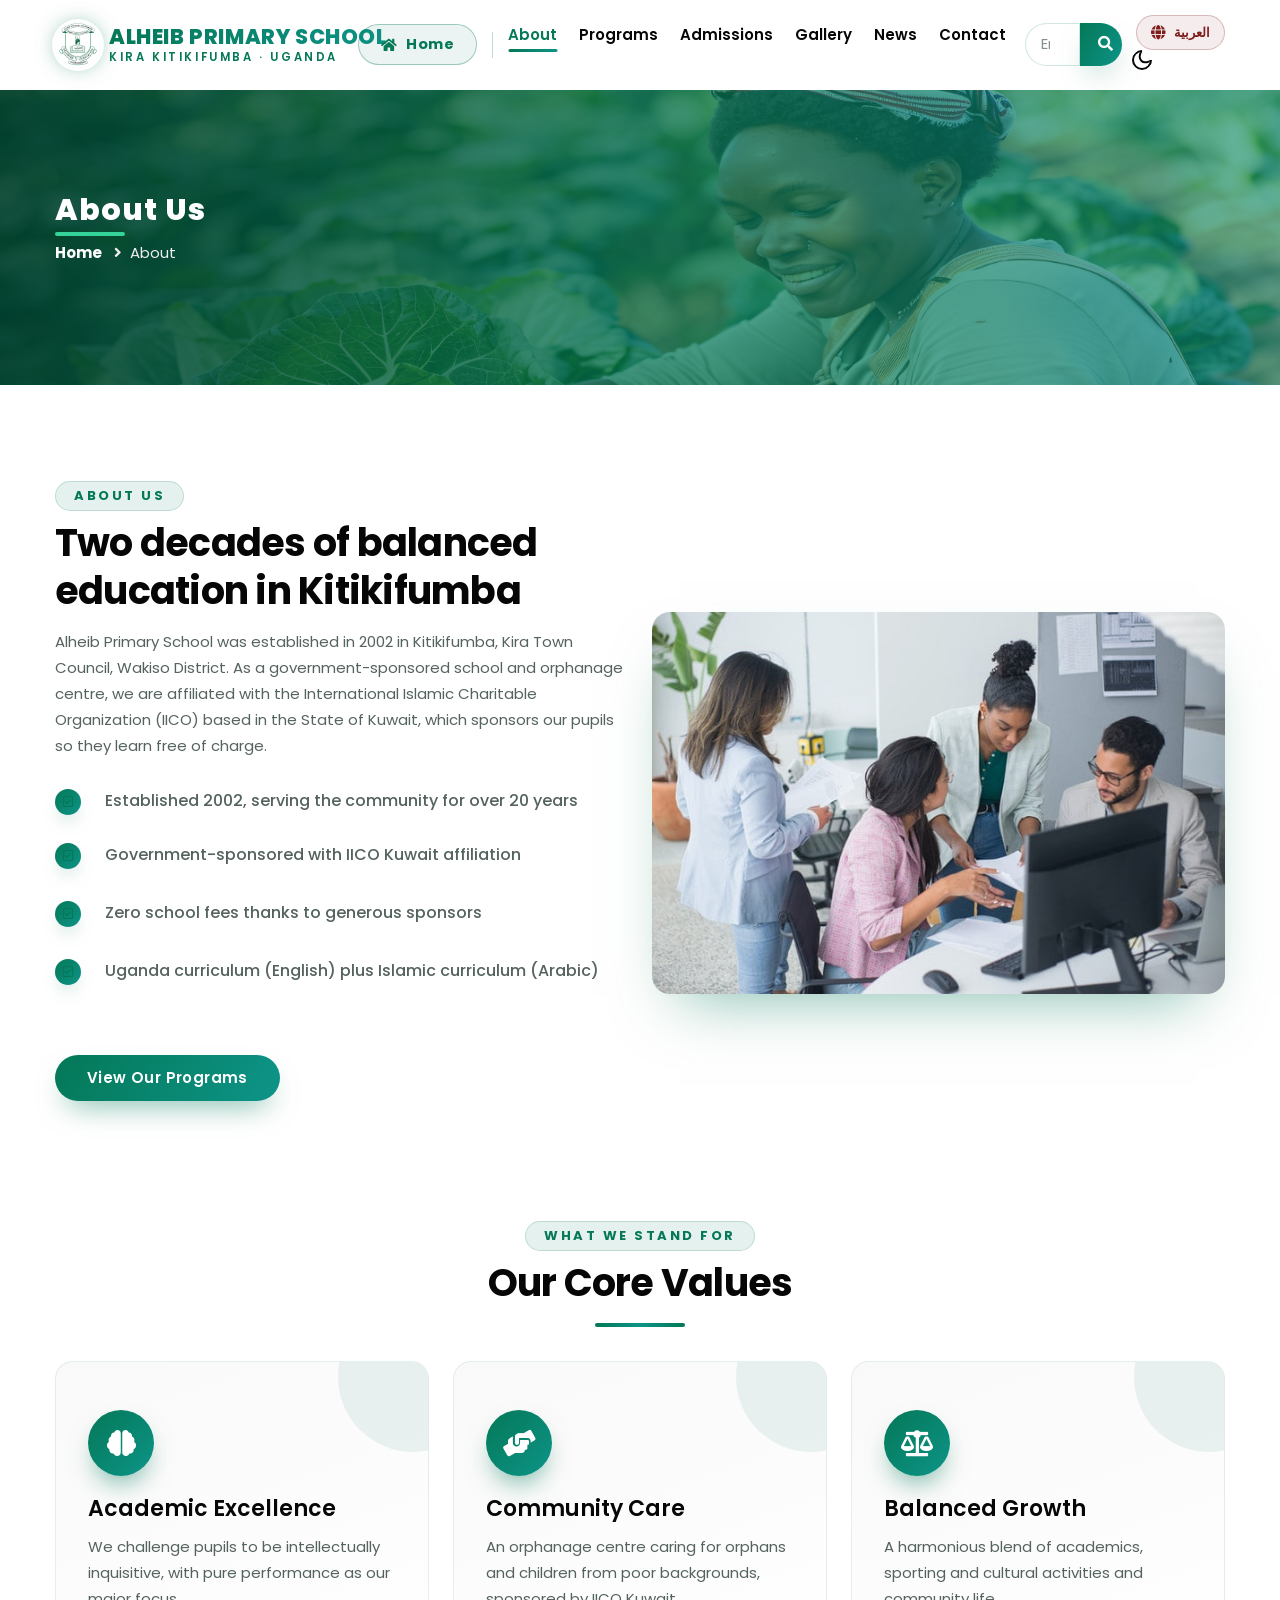
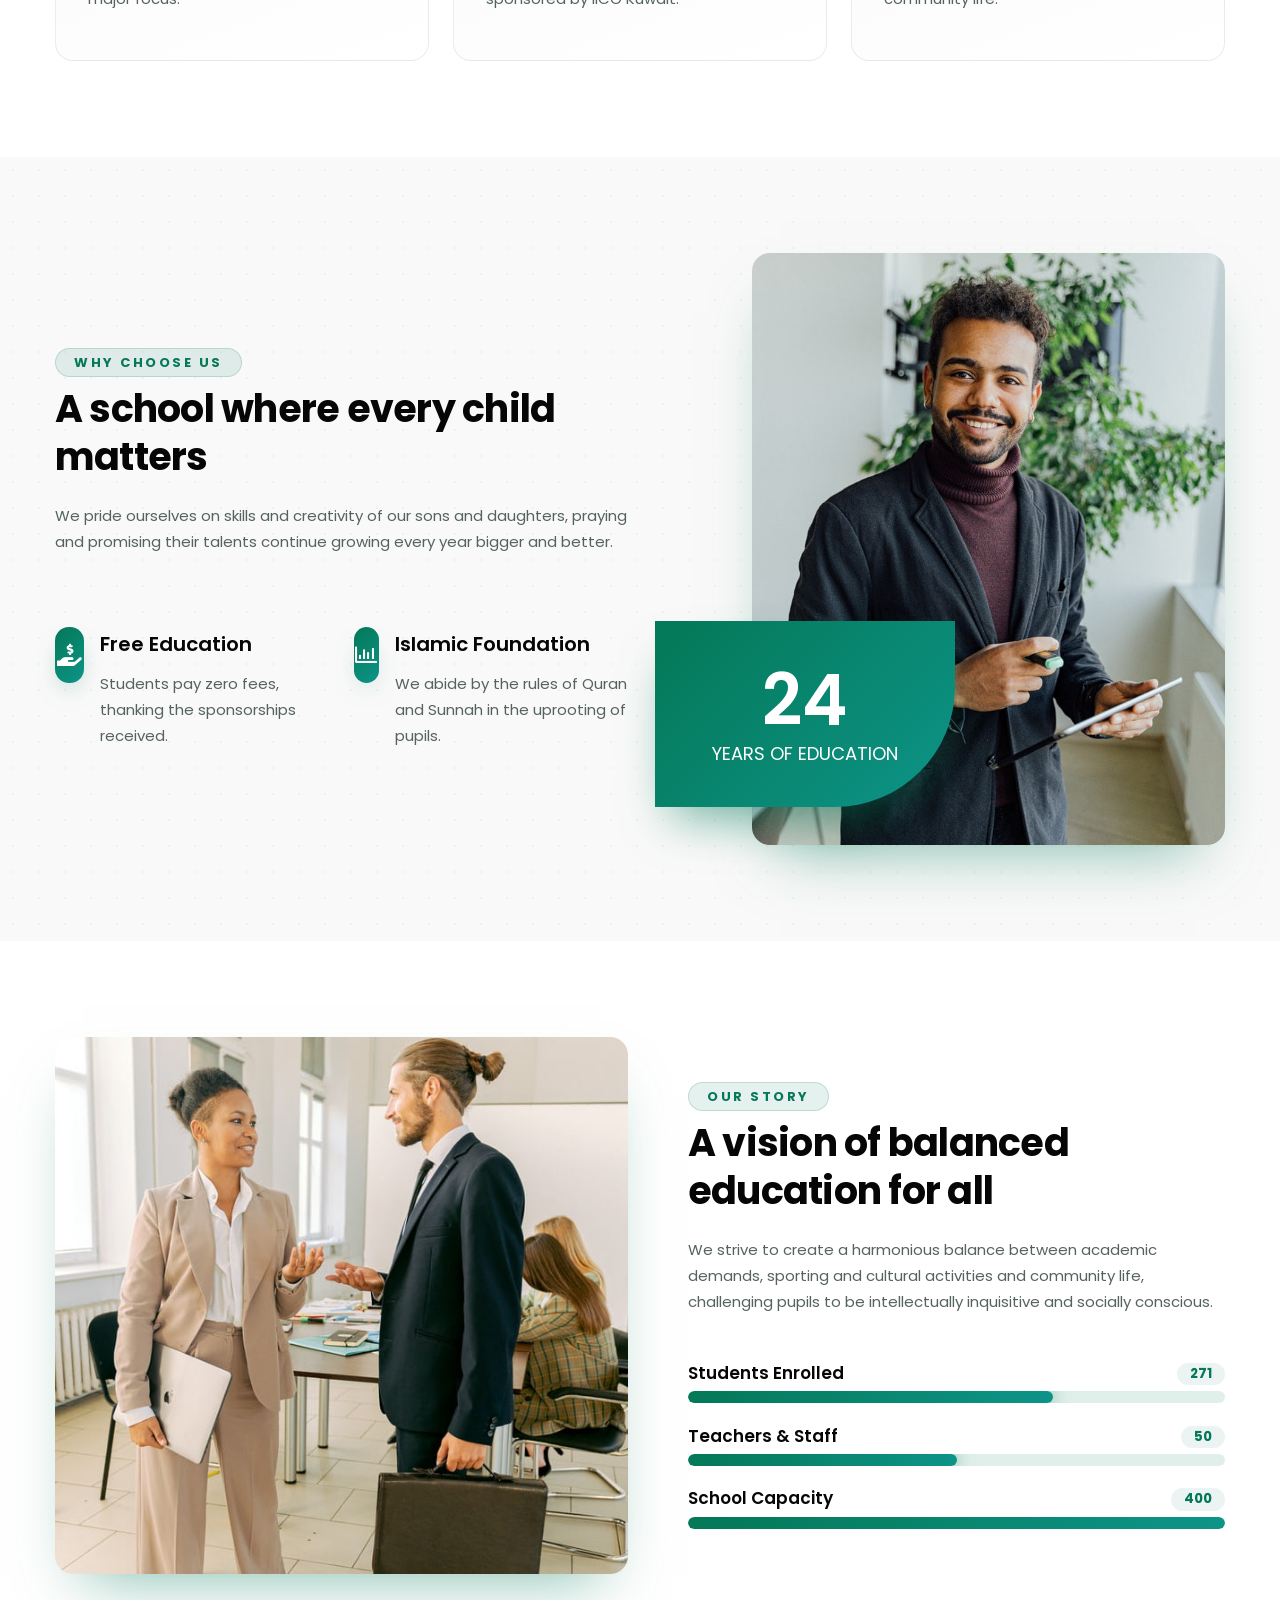
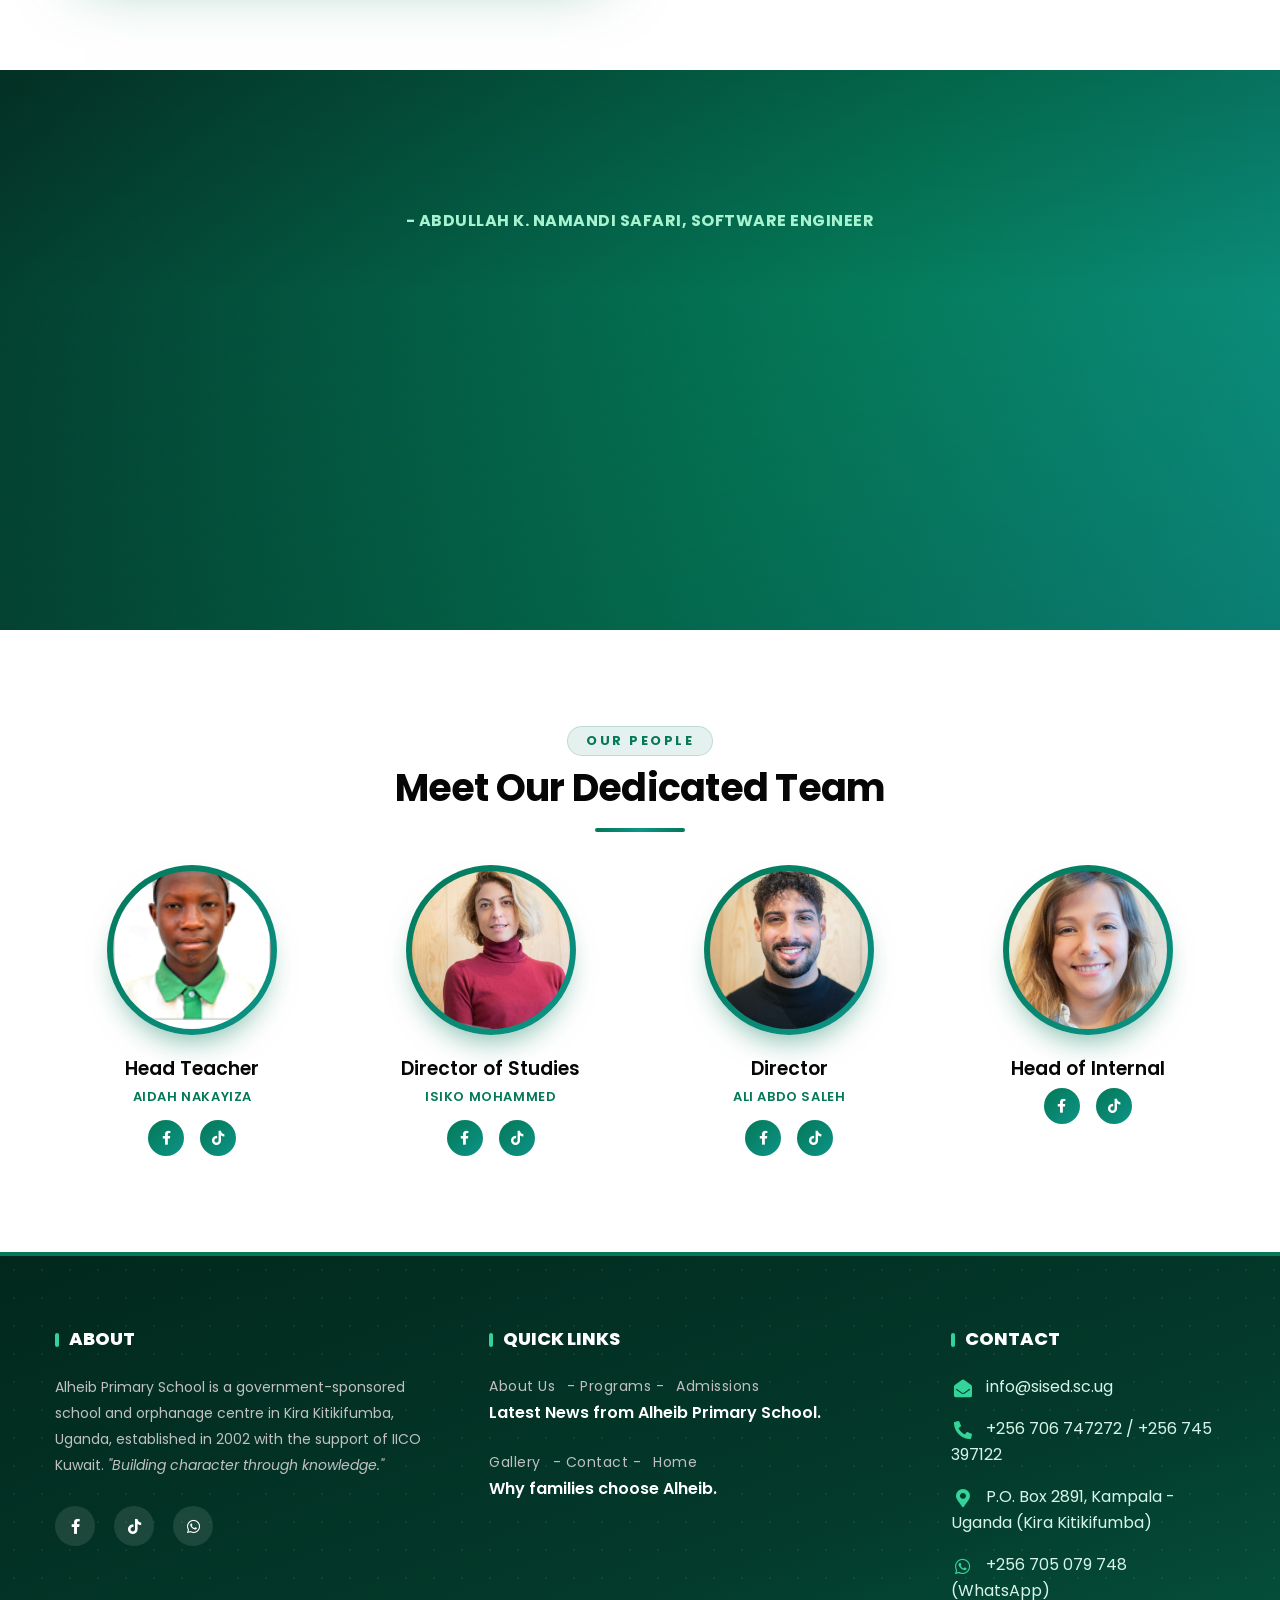
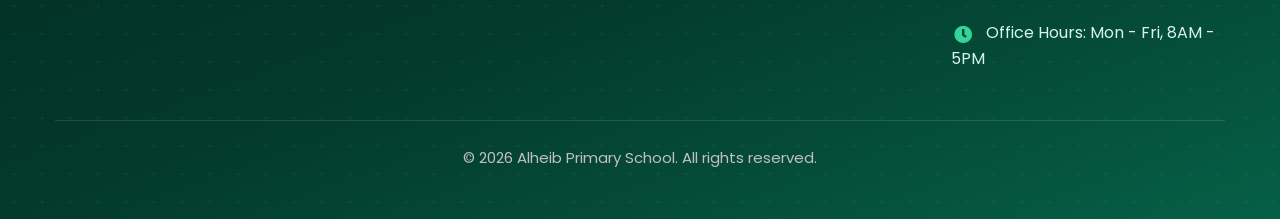
<file: Workup/about.html>
<!--
Author: kinene hamza 
Author URL: http://kinene.com
-->
<!doctype html>
<html lang="en">

<head>
    <!-- Required meta tags -->
    <meta charset="utf-8">
    <meta name="viewport" content="width=device-width, initial-scale=1">
    <meta name="theme-color" content="#047857">
    <title>About Us - Alheib Primary School</title>
    <meta name="description" content="Learn about Alheib Primary School in Kitikifumba, Kira, Uganda - established in 2002, our mission, vision, and the IICO Kuwait sponsorship that makes free education possible.">
    <!-- Google fonts -->
    <link href="//fonts.googleapis.com/css2?family=Poppins:wght@100;200;300;400;500;600;700;800;900&family=Cairo:wght@300;400;600;700;900&display=swap"
        rel="stylesheet">
    <link rel="icon" type="image/png" href="assets/images/school-badge.png">
    <!-- Template CSS Style link -->
    <link rel="stylesheet" href="assets/css/style-starter.css">
    <link rel="stylesheet" href="assets/css/polish.css">
</head>

<body>
    <!-- header -->
    <header id="site-header" class="fixed-top">
        <div class="container">
            <nav class="navbar navbar-expand-lg navbar-light">
                <a class="navbar-brand" href="index.html">
                    <img src="assets/images/school-badge.png" alt="Alheib Primary School badge" class="img-fluid me-2 rounded-circle" style="width:46px;height:46px">
                    <span class="brand-text">
                        <span class="brand-name">ALHEIB PRIMARY SCHOOL</span>
                        <span class="brand-tagline">Kira Kitikifumba · Uganda</span>
                    </span>
                </a>
                <button class="navbar-toggler collapsed" type="button" data-bs-toggle="collapse"
                    data-bs-target="#navbarScroll" aria-controls="navbarScroll" aria-expanded="false"
                    aria-label="Toggle navigation">
                    <span class="navbar-toggler-icon fa icon-expand fa-bars"></span>
                    <span class="navbar-toggler-icon fa icon-close fa-times"></span>
                </button>
                <div class="collapse navbar-collapse" id="navbarScroll">
                    <ul class="navbar-nav ms-auto my-2 my-lg-0 navbar-nav-scroll">
                        <li class="nav-item home-item">
                            <a class="nav-link nav-home-btn" href="index.html"><i class="fas fa-home"></i>Home</a>
                        </li>
                        <li class="nav-divider d-none d-lg-block" aria-hidden="true"></li>
                        <li class="nav-item">
                            <a class="nav-link active" href="about.html">About</a>
                        </li>
                        <li class="nav-item">
                            <a class="nav-link" href="services.html">Programs</a>
                        </li>
                        <li class="nav-item">
                            <a class="nav-link" href="admissions.html">Admissions</a>
                        </li>
                        <li class="nav-item">
                            <a class="nav-link" href="gallery.html">Gallery</a>
                        </li>
                        <li class="nav-item">
                            <a class="nav-link" href="news.html">News</a>
                        </li>
                        <li class="nav-item">
                            <a class="nav-link" href="contact.html">Contact</a>
                        </li>
                    </ul>
                    <form action="#search" method="GET" class="d-flex search-header ms-lg-2">
                        <input class="form-control" type="search" placeholder="Enter Keyword..." aria-label="Search"
                            required>
                        <button class="btn btn-style" type="submit"><i class="fas fa-search"></i></button>
                    </form>
                </div>
                <!-- toggle switch for light and dark theme -->
                <div class="cont-ser-position">
                    <nav class="navigation">
                        <button type="button" id="lang-toggle" class="lang-toggle" title="التبديل إلى العربية" aria-label="التبديل إلى العربية">
                            <i class="fas fa-globe"></i><span id="lang-toggle-label">العربية</span>
                        </button>
                        <div class="theme-switch-wrapper">
                            <label class="theme-switch" for="checkbox">
                                <input type="checkbox" id="checkbox">
                                <div class="mode-container">
                                    <i class="gg-sun"></i>
                                    <i class="gg-moon"></i>
                                </div>
                            </label>
                        </div>
                    </nav>
                </div>
                <!-- //toggle switch for light and dark theme -->
            </nav>
        </div>
    </header>
    <!-- //header -->

    <!-- inner banner -->
    <section class="inner-banner py-5">
        <div class="w3l-breadcrumb py-lg-5">
            <div class="container pt-5 pb-sm-4">
                <h4 class="inner-text-title font-weight-bold pt-sm-5 pt-4">About Us</h4>
                <ul class="breadcrumbs-custom-path">
                    <li><a href="index.html">Home</a></li>
                    <li class="active"><i class="fas fa-angle-right mx-2"></i>About</li>
                </ul>
            </div>
        </div>
    </section>
    <!-- //inner banner -->

    <!-- about section -->
    <section class="w3l-about-2 py-5">
        <div class="container py-md-5 py-4">
            <div class="row align-items-center">
                <div class="col-lg-6 about-2-secs-left">
                    <h5 class="small-title mb-2">About Us</h5>
                    <h3 class="title-style mb-2">Two decades of balanced education in Kitikifumba</h3>
                    <p>Alheib Primary School was established in 2002 in Kitikifumba, Kira Town Council, Wakiso District. As a government-sponsored school and orphanage centre, we are affiliated with the International Islamic Charitable Organization (IICO) based in the State of Kuwait, which sponsors our pupils so they learn free of charge.</p>
                    <ul class="list-about-2 mt-sm-4 mt-3">
                        <li class="py-1"><i class="far fa-check-square"></i>Established 2002, serving the community for over 20 years</li>
                        <li class="py-2"><i class="far fa-check-square"></i>Government-sponsored with IICO Kuwait affiliation</li>
                        <li class="py-2"><i class="far fa-check-square"></i>Zero school fees thanks to generous sponsors</li>
                        <li class="py-2"><i class="far fa-check-square"></i>Uganda curriculum (English) plus Islamic curriculum (Arabic)</li>
                    </ul>
                    <a class="btn btn-style mt-lg-5 mt-4" href="services.html">View Our Programs</a>
                </div>
                <div class="col-lg-6 about-2-secs-right mt-lg-4 mt-5">
                    <img src="assets/images/about.jpg" alt="" class="img-fluid radius-image" />
                </div>
            </div>
        </div>
    </section>
    <!-- //about section -->

    <!-- features section -->
    <section class="w3l-grids-block pb-5 pt-4" id="features">
        <div class="container pb-lg-5 pb-md-4 pb-2">
            <div class="title-main reveal text-center mx-auto mb-md-5 mb-4" style="max-width:600px;">
                <h5 class="small-title mb-2">What We Stand For</h5>
                <h3 class="title-style">Our Core Values</h3>
            </div>
            <div class="row justify-content-center reveal">
                <div class="col-lg-4 col-md-6 col-sm-10">
                    <div class="bottom-block">
                        <a href="#features" class="d-block">
                            <i class="fas fa-brain"></i>
                            <h3 class="mt-3 mb-2"> Academic Excellence</h3>
                            <p class="">We challenge pupils to be intellectually inquisitive, with pure performance as our major focus.</p>
                        </a>
                    </div>
                </div>
                <div class="col-lg-4 col-md-6 col-sm-10 mt-md-0 mt-4">
                    <div class="bottom-block">
                        <a href="#features" class="d-block">
                            <i class="fas fa-hands-helping"></i>
                            <h3 class="mt-3 mb-2">Community Care</h3>
                            <p class="">An orphanage centre caring for orphans and children from poor backgrounds, sponsored by IICO Kuwait.</p>
                        </a>
                    </div>
                </div>
                <div class="col-lg-4 col-md-6 col-sm-10 mt-lg-0 mt-4">
                    <div class="bottom-block">
                        <a href="#features" class="d-block">
                            <i class="fas fa-balance-scale"></i>
                            <h3 class="mt-3 mb-2">Balanced Growth</h3>
                            <p class="">A harmonious blend of academics, sporting and cultural activities and community life.</p>
                        </a>
                    </div>
                </div>
            </div>
        </div>
    </section>
    <!-- //features section -->

    <!-- why choose section -->
    <section class="w3l-servicesblock py-5" id="whychoose">
        <div class="container py-lg-5 py-md-4 py-2">
            <div class="row align-items-center">
                <div class="col-lg-6">
                    <h5 class="small-title mb-2">Why choose us</h5>
                    <h3 class="title-style">A school where every child matters</h3>
                    <p class="mt-3">We pride ourselves on skills and creativity of our sons and daughters, praying and promising their talents continue growing every year bigger and better.</p>
                    <div class="row two-grids mt-5 pt-lg-4">
                        <div class="col-sm-6 grids_info d-flex">
                            <i class="fas fa-hand-holding-usd"></i>
                            <div class="detail ms-3">
                                <h4>Free Education</h4>
                                <p>Students pay zero fees, thanking the sponsorships received.
                                </p>
                            </div>
                        </div>
                        <div class="col-sm-6 grids_info d-flex mt-sm-0 mt-4">
                            <i class="far fa-chart-bar"></i>
                            <div class="detail ms-3">
                                <h4>Islamic Foundation</h4>
                                <p>We abide by the rules of Quran and Sunnah in the uprooting of pupils.
                                </p>
                            </div>
                        </div>
                    </div>
                </div>
                <div class="col-lg-5 offset-lg-1 text-end mt-lg-0 mt-5 position-relative">
                    <img src="assets/images/img1.jpg" alt="" class="img-fluid radius-image">
                    <div class="imginfo__box">
                        <h6 class="imginfo__title">24</h6>
                        <p>Years of education</p>
                    </div>
                </div>
            </div>
        </div>
    </section>
    <!-- //why choose section -->

    <!-- progress section -->
    <section class="w3l-progress py-5" id="progress">
        <div class="container py-lg-5 py-md-4 py-2">
            <div class="row align-items-center">
                <div class="col-lg-6 about-2-secs-right mb-lg-0 mb-5">
                    <img src="assets/images/img3.jpg" alt="" class="img-fluid radius-image" />
                </div>
                <div class="col-lg-6 about-2-secs-left ps-xl-5">
                    <h5 class="small-title mb-2">Our Story</h5>
                    <h3 class="title-style mb-sm-3 mb-2">A vision of balanced education for all</h3>
                    <p>We strive to create a harmonious balance between academic demands, sporting and cultural activities and community life, challenging pupils to be intellectually inquisitive and socially conscious.</p>
                    <div class="w3l-progressblock mt-md-5 mt-4">
                        <div class="progress-info info1">
                            <h6 class="progress-tittle">Students Enrolled <span class="">271</span></h6>
                            <div class="progress">
                                <div class="progress-bar progress-bar-striped" role="progressbar" style="width: 68%"
                                    aria-valuenow="68" aria-valuemin="0" aria-valuemax="100">
                                </div>
                            </div>
                        </div>
                        <div class="progress-info info3">
                            <h6 class="progress-tittle">Teachers & Staff <span class="">50</span></h6>
                            <div class="progress">
                                <div class="progress-bar progress-bar-striped" role="progressbar" style="width: 50%"
                                    aria-valuenow="50" aria-valuemin="0" aria-valuemax="100">
                                </div>
                            </div>
                        </div>
                        <div class="progress-info info3 mb-0">
                            <h6 class="progress-tittle">School Capacity <span class="">400</span></h6>
                            <div class="progress">
                                <div class="progress-bar progress-bar-striped" role="progressbar" style="width: 100%"
                                    aria-valuenow="100" aria-valuemin="0" aria-valuemax="100">
                                </div>
                            </div>
                        </div>
                    </div>
                </div>
            </div>
        </div>
    </section>
    <!-- //progress section -->

    <!-- testimonials section -->
    <section class="w3l-index4 py-5" id="testimonials">
        <div class="container py-md-5 py-4">
            <div class="content-slider text-center py-4">
                <div class="clients-slider">
                    <div class="mask">
                        <ul>
                            <li class="anim1">
                                <img src="assets/images/testi1.jpg" class="img-fluid rounded-circle"
                                    alt="parent testimonial" />
                                <blockquote class="quote"><q>I designed and built the school management system that powers this site. Everything you see — top performers, the academic calendar and donations — flows live from the school's own database. It has been a joy building tools that help Alheib's learners and staff work better every single day.</q> </blockquote>
                                <div class="source">- Abdullah K. Namandi Safari, Software Engineer</div>
                            </li>

                            <li class="anim2">
                                <img src="assets/images/testi2.jpg" class="img-fluid rounded-circle"
                                    alt="parent testimonial" />
                                <blockquote class="quote"><q>The teachers here know every child by name and genuinely care. My children learn, play and pray in a safe, happy environment — all at no cost to us. We are forever grateful to the sponsors.</q> </blockquote>
                                <div class="source">- Parent of P3 &amp; P5 learners</div>
                            </li>
                            <li class="anim3">
                                <img src="assets/images/testi3.jpg" class="img-fluid rounded-circle "
                                    alt="parent testimonial" />
                                <blockquote class="quote"><q>Alheib gave my orphaned nephew a home and a school. Today he is confident, disciplined and performing well in class. This school truly changed our family&rsquo;s life.</q> </blockquote>
                                <div class="source">- Guardian of a P6 learner</div>
                            </li>
                            <li class="anim4">
                                <img src="assets/images/testi1.jpg" class="img-fluid rounded-circle"
                                    alt="parent testimonial" />
                                <blockquote class="quote"><q>The balanced curriculum is wonderful — strong academics, top sports and Islamic values. My daughter especially enjoys her Arabic lessons and the school teams.</q> </blockquote>
                                <div class="source">- Parent of a P4 learner</div>
                            </li>
                            <li class="anim5">
                                <img src="assets/images/testi2.jpg" class="img-fluid rounded-circle"
                                    alt="parent testimonial" />
                                <blockquote class="quote"><q>As a struggling widow, I could not afford school fees, yet Alheib welcomed my children free of charge. The teachers are patient and kind. May Allah bless the sponsors and this school.</q> </blockquote>
                                <div class="source">- A grateful mother</div>
                            </li>
                        </ul>
                    </div>
                </div>
            </div>
        </div>
    </section>
    <!-- //testimonials section -->

    <!-- team section -->
    <section class="w3l-team py-5" id="team">
        <div class="container py-lg-5 py-md-4 py-2">
            <div class="title-main reveal text-center mx-auto mb-md-5 mb-4" style="max-width:700px;">
                <h5 class="small-title mb-2">Our People</h5>
                <h3 class="title-style">Meet Our Dedicated Team</h3>
            </div>
            <div class="row text-center">
                <div class="team-info col-md-3 col-6">
                    <div class="column position-relative">
                        <a href="https://www.facebook.com/search/pages/?q=Alheib%20Primary%20School" target="_blank" rel="noopener"><img src="assets/images/headteacher.jpg" alt="" class="img-fluid" /></a>
                    </div>
                    <h4><a href="#team">Head Teacher</a></h4>
                    <p>Aidah Nakayiza</p>
                    <div class="team-info">
                        <div class="caption">
                            <div class="social-icons-section text-center">
                                <a class="fac" href="https://www.facebook.com/search/pages/?q=Alheib%20Primary%20School" target="_blank" rel="noopener" title="Follow on Facebook">
                                    <span class="fab fa-facebook-f"></span>
                                </a>
                                <a class="tiktok" href="https://www.tiktok.com/search?q=Alheib%20Primary%20School" target="_blank" rel="noopener" title="Follow on TikTok">
                                    <span class="fab fa-tiktok"></span>
                                </a>
                            </div>
                        </div>
                    </div>
                </div>
                <div class="team-info col-md-3 col-6">
                    <div class="column position-relative">
                        <a href="https://www.facebook.com/search/pages/?q=Alheib%20Primary%20School" target="_blank" rel="noopener"><img src="assets/images/team2.jpg" alt="" class="img-fluid" /></a>
                    </div>
                    <h4><a href="#team">Director of Studies</a></h4>
                    <p>Isiko Mohammed</p>
                    <div class="team-info">
                        <div class="caption">
                            <div class="social-icons-section text-center">
                                <a class="fac" href="https://www.facebook.com/search/pages/?q=Alheib%20Primary%20School" target="_blank" rel="noopener" title="Follow on Facebook">
                                    <span class="fab fa-facebook-f"></span>
                                </a>
                                <a class="tiktok" href="https://www.tiktok.com/search?q=Alheib%20Primary%20School" target="_blank" rel="noopener" title="Follow on TikTok">
                                    <span class="fab fa-tiktok"></span>
                                </a>
                            </div>
                        </div>
                    </div>
                </div>
                <div class="team-info col-md-3 col-6 mt-md-0 mt-sm-5 mt-5">
                    <div class="column position-relative">
                        <a href="https://www.facebook.com/search/pages/?q=Alheib%20Primary%20School" target="_blank" rel="noopener"><img src="assets/images/team3.jpg" alt="" class="img-fluid" /></a>
                    </div>
                    <h4><a href="#team">Director</a> </h4>
                    <p>Ali Abdo Saleh</p>
                    <div class="team-info">
                        <div class="caption">
                            <div class="social-icons-section text-center">
                                <a class="fac" href="https://www.facebook.com/search/pages/?q=Alheib%20Primary%20School" target="_blank" rel="noopener" title="Follow on Facebook">
                                    <span class="fab fa-facebook-f"></span>
                                </a>
                                <a class="tiktok" href="https://www.tiktok.com/search?q=Alheib%20Primary%20School" target="_blank" rel="noopener" title="Follow on TikTok">
                                    <span class="fab fa-tiktok"></span>
                                </a>
                            </div>
                        </div>
                    </div>
                </div>
                <div class="team-info col-md-3 col-6 mt-md-0 mt-sm-5 mt-5">
                    <div class="column position-relative">
                        <a href="https://www.facebook.com/search/pages/?q=Alheib%20Primary%20School" target="_blank" rel="noopener"><img src="assets/images/team4.jpg" alt="" class="img-fluid" /></a>
                    </div>
                    <h4><a href="#team">Head of Internal</a></h4>
                    <div class="team-info">
                        <div class="caption">
                            <div class="social-icons-section text-center">
                                <a class="fac" href="https://www.facebook.com/search/pages/?q=Alheib%20Primary%20School" target="_blank" rel="noopener" title="Follow on Facebook">
                                    <span class="fab fa-facebook-f"></span>
                                </a>
                                <a class="tiktok" href="https://www.tiktok.com/search?q=Alheib%20Primary%20School" target="_blank" rel="noopener" title="Follow on TikTok">
                                    <span class="fab fa-tiktok"></span>
                                </a>
                            </div>
                        </div>
                    </div>
                </div>
            </div>
        </div>
    </section>
    <!-- team section -->

    <!-- footer -->
    <footer class="w3l-footer py-5">
        <div class="container pt-4">
            <div class="row">
                <div class="col-lg-4 sub-one-left">
                    <h6>About </h6>
                    <p>Alheib Primary School is a government-sponsored school and orphanage centre in Kira Kitikifumba, Uganda, established in 2002 with the support of IICO Kuwait. <em>"Building character through knowledge."</em></p>
                    <ul class="social mt-4 pt-lg-1">
                        <li><a href="https://www.facebook.com/search/pages/?q=Alheib%20Primary%20School" target="_blank" rel="noopener" title="Find us on Facebook"><span class="fab fa-facebook-f"></span></a></li>
                        <li><a href="https://www.tiktok.com/search?q=Alheib%20Primary%20School" target="_blank" rel="noopener" title="Find us on TikTok"><span class="fab fa-tiktok"></span></a></li>
                        <li><a href="https://wa.me/256705079748" target="_blank" rel="noopener" title="Chat with us on WhatsApp"><span class="fab fa-whatsapp"></span></a></li>
                    </ul>
                </div>
                <div class="col-lg-5 col-md-6 mt-lg-0 mt-5 px-lg-5 sub-two-right">
                    <h6>Quick Links</h6>
                    <div class="footer-post">
                        <ul>
                            <li><a href="about.html">About Us</a></li>
                            <li class="mx-2"><a href="services.html">- Programs -</a></li>
                            <li><a href="admissions.html">Admissions</a></li>
                        </ul>
                        <p class="post-footer"><a href="news.html">Latest News from Alheib Primary School.</a></p>
                    </div>
                    <div class="footer-post mt-4">
                        <ul>
                            <li><a href="gallery.html">Gallery</a></li>
                            <li class="mx-2"><a href="contact.html">- Contact -</a></li>
                            <li><a href="index.html">Home</a></li>
                        </ul>
                        <p class="post-footer"><a href="about.html">Why families choose Alheib.</a>
                        </p>
                    </div>
                </div>
                <div class="col-lg-3 col-md-6 mt-lg-0 mt-5 sub-one-left">
                    <h6>Contact </h6>
                    <div class="column2">
                        <div class="href1"><span class="fas fa-envelope-open"></span><a
                                href="mailto:info@sised.sc.ug">info@sised.sc.ug</a>
                        </div>
                        <div class="href2 my-3"><span class="fas fa-phone-alt"></span><a
                                href="tel:+256706747272">+256 706 747272 / +256 745 397122</a>
                        </div>
                        <div>
                            <p class="contact-para mb-3"><span class="fas fa-map-marker-alt"></span>P.O. Box 2891, Kampala - Uganda (Kira Kitikifumba)</p>
                        </div>
                        <div class="href2 my-3"><span class="fab fa-whatsapp"></span><a
                                href="https://wa.me/256705079748">+256 705 079 748 (WhatsApp)</a>
                        </div>
                        <div>
                            <p class="contact-para"><span class="fas fa-clock"></span>Office Hours: Mon - Fri, 8AM - 5PM</p>
                        </div>
                    </div>
                </div>
            </div>
            <div class="copyright-footer text-center mt-5 pt-sm-4 pt-2">
                <p>&copy; <span id="year"></span> Alheib Primary School. All rights reserved.</p>
                <script>document.getElementById("year").textContent = new Date().getFullYear();</script>
            </div>
        </div>
    </footer>
    <!-- //footer -->

    <!-- Js scripts -->
    <!-- move top -->
    <button onclick="topFunction()" id="movetop" title="Go to top">
        <span class="fas fa-level-up-alt" aria-hidden="true"></span>
    </button>
    <script>
        // When the user scrolls down 20px from the top of the document, show the button
        window.onscroll = function () {
            scrollFunction()
        };

        function scrollFunction() {
            if (document.body.scrollTop > 20 || document.documentElement.scrollTop > 20) {
                document.getElementById("movetop").style.display = "block";
            } else {
                document.getElementById("movetop").style.display = "none";
            }
        }

        // When the user clicks on the button, scroll to the top of the document
        function topFunction() {
            document.body.scrollTop = 0;
            document.documentElement.scrollTop = 0;
        }
    </script>
    <!-- //move top -->

    <!-- common jquery plugin -->
    <script src="assets/js/jquery-3.3.1.min.js"></script>
    <!-- //common jquery plugin -->

    <!-- theme switch js (light and dark)-->
    <script src="assets/js/theme-change.js"></script>
    <!-- //theme switch js (light and dark)-->

    <!-- MENU-JS -->
    <script>
        $(window).on("scroll", function () {
            var scroll = $(window).scrollTop();

            if (scroll >= 80) {
                $("#site-header").addClass("nav-fixed");
            } else {
                $("#site-header").removeClass("nav-fixed");
            }
        });

        //Main navigation Active Class Add Remove
        $(".navbar-toggler").on("click", function () {
            $("header").toggleClass("active");
        });
        $(document).on("ready", function () {
            if ($(window).width() > 991) {
                $("header").removeClass("active");
            }
            $(window).on("resize", function () {
                if ($(window).width() > 991) {
                    $("header").removeClass("active");
                }
            });
        });
    </script>
    <!-- //MENU-JS -->

    <!-- disable body scroll which navbar is in active -->
    <script>
        $(function () {
            $('.navbar-toggler').click(function () {
                $('body').toggleClass('noscroll');
            })
        });
    </script>
    <!-- //disable body scroll which navbar is in active -->

    <!-- bootstrap -->
    <script src="assets/js/polish.js"></script>
    <script src="assets/js/i18n.js"></script>
    <script src="assets/js/bootstrap.min.js"></script>
    <!-- //bootstrap -->
    <!-- //Js scripts -->
</body>

</html>
</file>
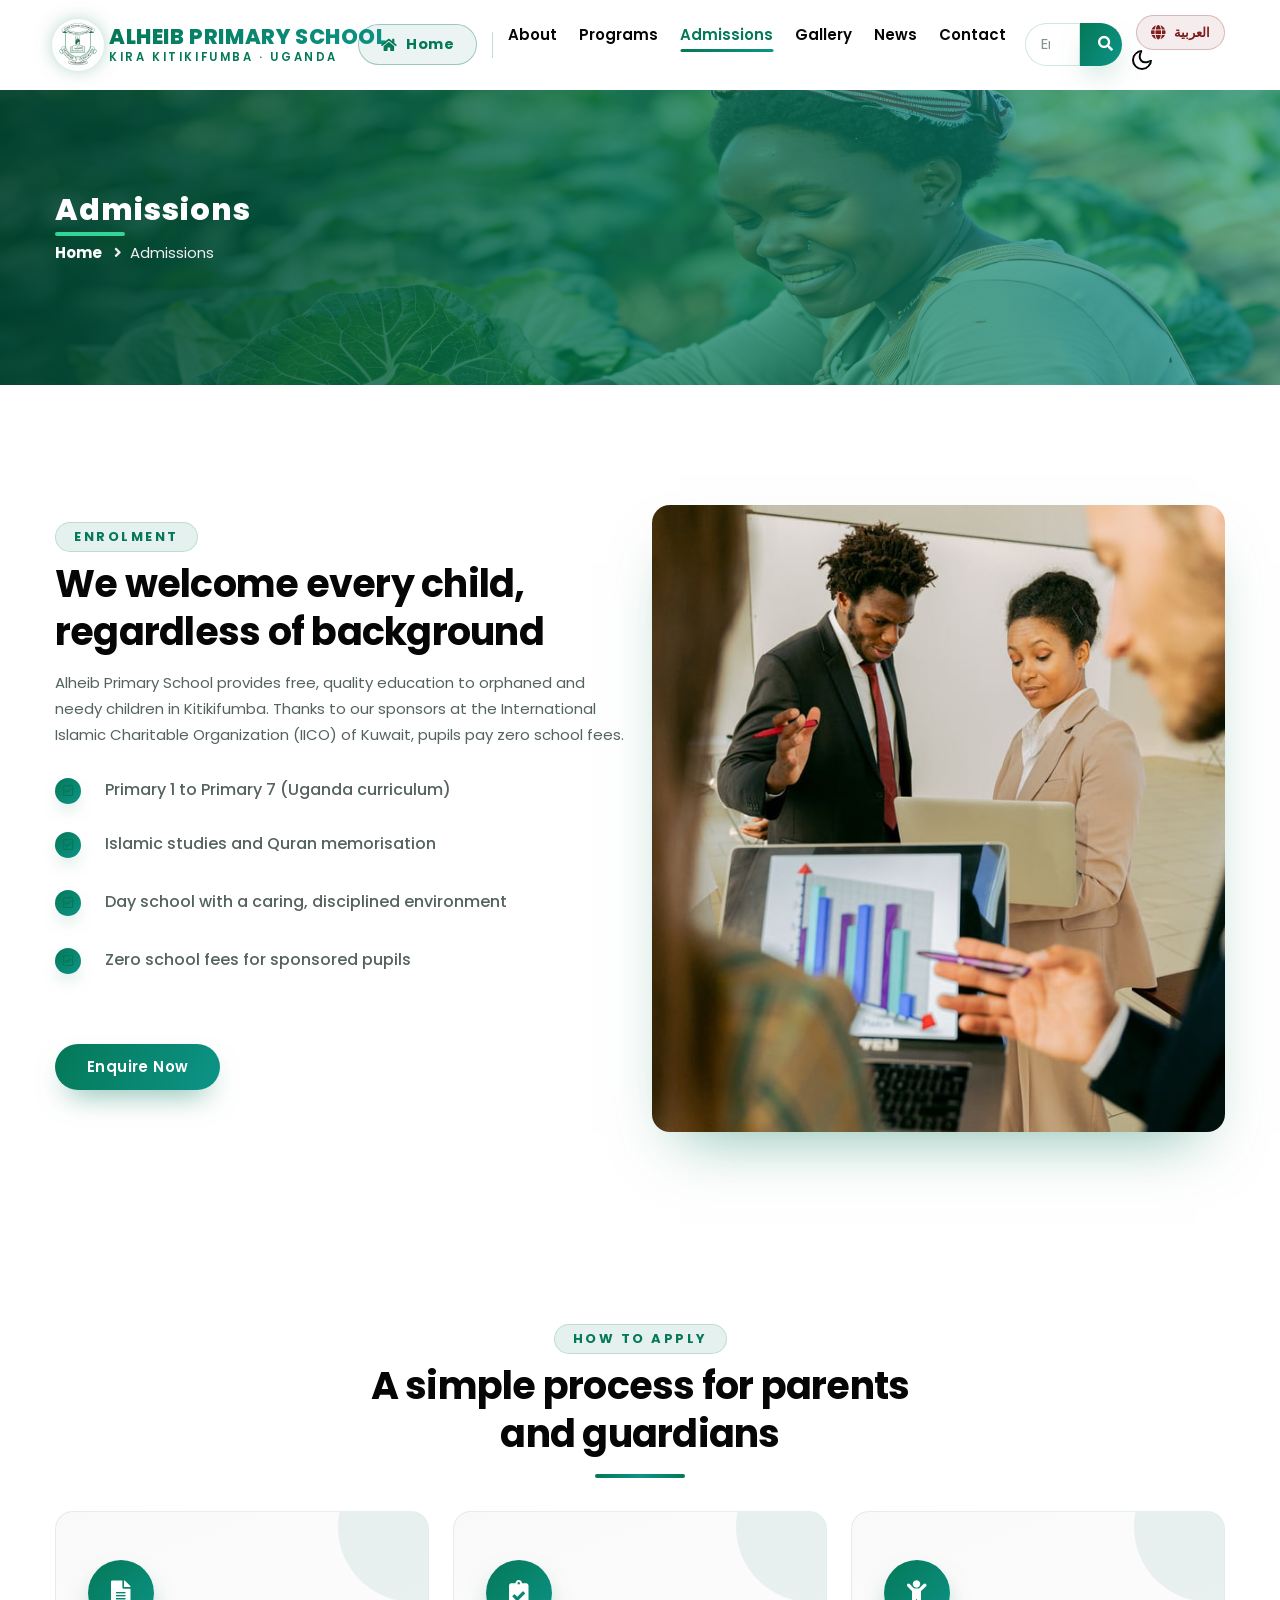
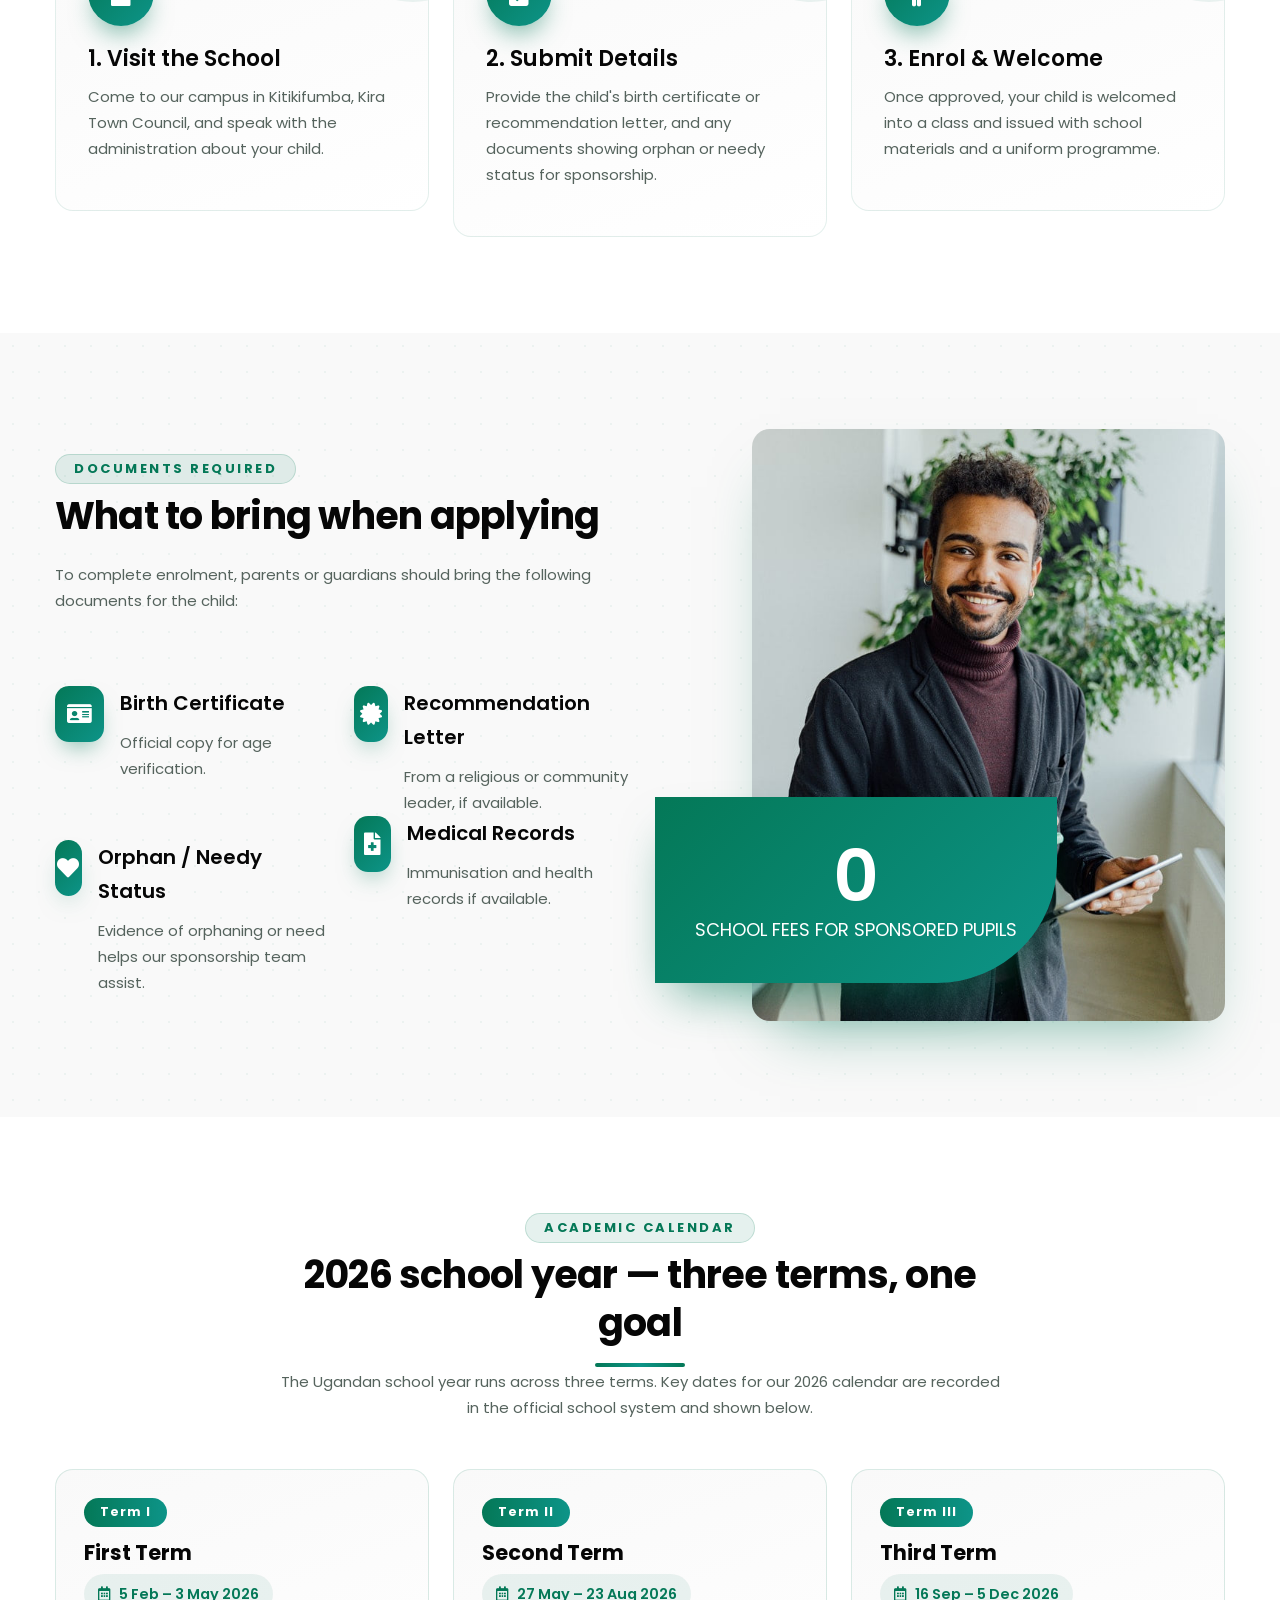
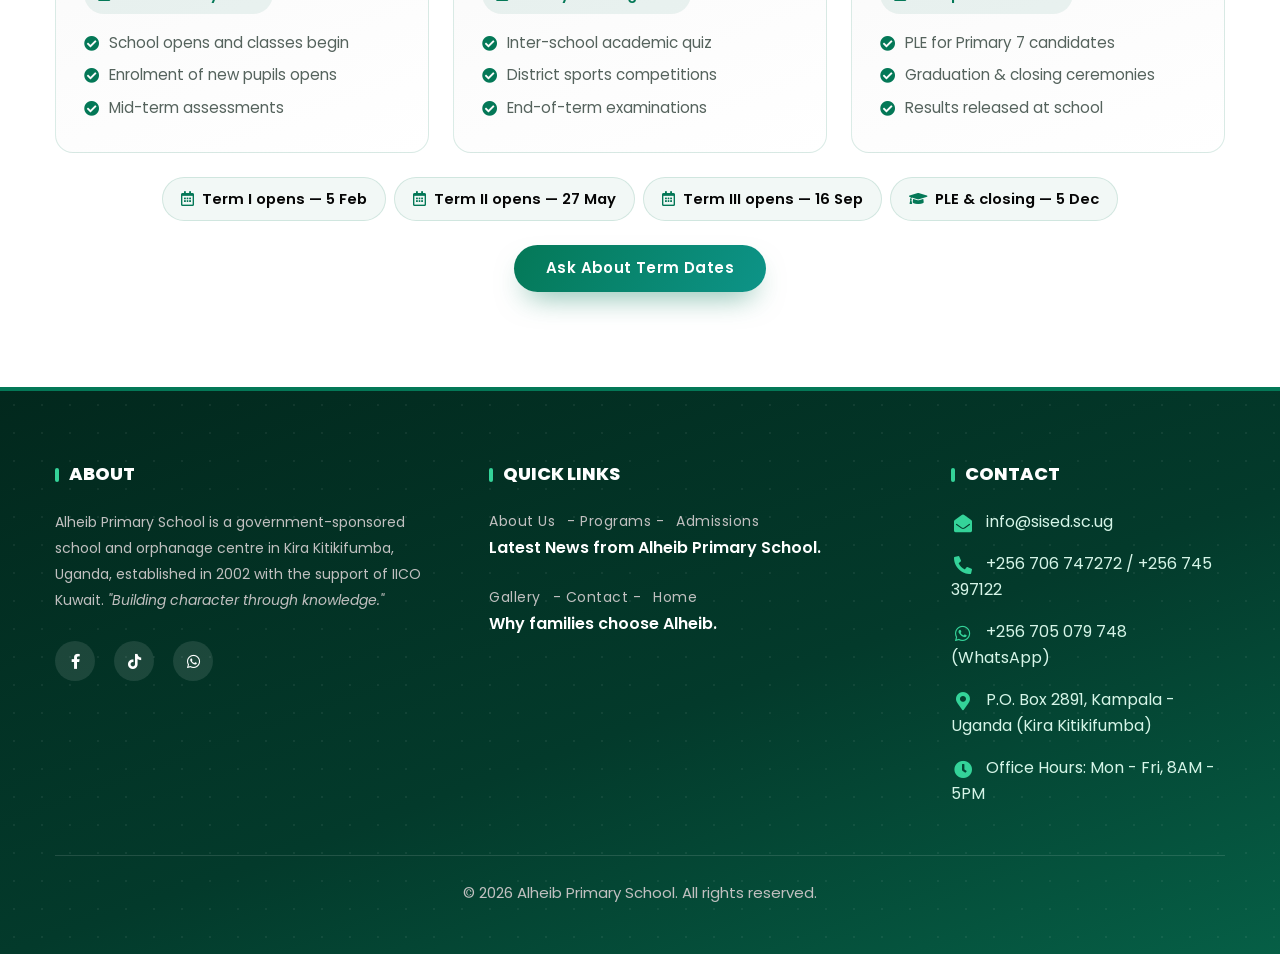
<file: Workup/admissions.html>
<!doctype html>
<html lang="en">

<head>
    <!-- Required meta tags -->
    <meta charset="utf-8">
    <meta name="viewport" content="width=device-width, initial-scale=1">
    <meta name="theme-color" content="#047857">
    <title>Admissions - Alheib Primary School</title>
    <meta name="description" content="Admissions at Alheib Primary School in Kitikifumba, Kira, Wakiso District, Uganda. Enrolment requirements, zero-fee policy, school calendar and how to apply.">
    <!-- Google fonts -->
    <link href="//fonts.googleapis.com/css2?family=Poppins:wght@100;200;300;400;500;600;700;800;900&family=Cairo:wght@300;400;600;700;900&display=swap"
        rel="stylesheet">
    <link rel="icon" type="image/png" href="assets/images/school-badge.png">
    <!-- Template CSS Style link -->
    <link rel="stylesheet" href="assets/css/style-starter.css">
    <link rel="stylesheet" href="assets/css/polish.css">
</head>

<body>
    <!-- header -->
    <header id="site-header" class="fixed-top">
        <div class="container">
            <nav class="navbar navbar-expand-lg navbar-light">
                <a class="navbar-brand" href="index.html">
                    <img src="assets/images/school-badge.png" alt="Alheib Primary School badge" class="img-fluid me-2 rounded-circle" style="width:46px;height:46px">
                    <span class="brand-text">
                        <span class="brand-name">ALHEIB PRIMARY SCHOOL</span>
                        <span class="brand-tagline">Kira Kitikifumba · Uganda</span>
                    </span>
                </a>
                <button class="navbar-toggler collapsed" type="button" data-bs-toggle="collapse"
                    data-bs-target="#navbarScroll" aria-controls="navbarScroll" aria-expanded="false"
                    aria-label="Toggle navigation">
                    <span class="navbar-toggler-icon fa icon-expand fa-bars"></span>
                    <span class="navbar-toggler-icon fa icon-close fa-times"></span>
                </button>
                <div class="collapse navbar-collapse" id="navbarScroll">
                    <ul class="navbar-nav ms-auto my-2 my-lg-0 navbar-nav-scroll">
                        <li class="nav-item home-item">
                            <a class="nav-link nav-home-btn" href="index.html"><i class="fas fa-home"></i>Home</a>
                        </li>
                        <li class="nav-divider d-none d-lg-block" aria-hidden="true"></li>
                        <li class="nav-item">
                            <a class="nav-link" href="about.html">About</a>
                        </li>
                        <li class="nav-item">
                            <a class="nav-link" href="services.html">Programs</a>
                        </li>
                        <li class="nav-item">
                            <a class="nav-link active" href="admissions.html">Admissions</a>
                        </li>
                        <li class="nav-item">
                            <a class="nav-link" href="gallery.html">Gallery</a>
                        </li>
                        <li class="nav-item">
                            <a class="nav-link" href="news.html">News</a>
                        </li>
                        <li class="nav-item">
                            <a class="nav-link" href="contact.html">Contact</a>
                        </li>
                    </ul>
                    <form action="#search" method="GET" class="d-flex search-header ms-lg-2">
                        <input class="form-control" type="search" placeholder="Enter Keyword..." aria-label="Search"
                            required>
                        <button class="btn btn-style" type="submit"><i class="fas fa-search"></i></button>
                    </form>
                </div>
                <!-- toggle switch for light and dark theme -->
                <div class="cont-ser-position">
                    <nav class="navigation">
                        <button type="button" id="lang-toggle" class="lang-toggle" title="التبديل إلى العربية" aria-label="التبديل إلى العربية">
                            <i class="fas fa-globe"></i><span id="lang-toggle-label">العربية</span>
                        </button>
                        <div class="theme-switch-wrapper">
                            <label class="theme-switch" for="checkbox">
                                <input type="checkbox" id="checkbox">
                                <div class="mode-container">
                                    <i class="gg-sun"></i>
                                    <i class="gg-moon"></i>
                                </div>
                            </label>
                        </div>
                    </nav>
                </div>
                <!-- //toggle switch for light and dark theme -->
            </nav>
        </div>
    </header>
    <!-- //header -->

    <!-- inner banner -->
    <section class="inner-banner py-5">
        <div class="w3l-breadcrumb py-lg-5">
            <div class="container pt-5 pb-sm-4">
                <h4 class="inner-text-title font-weight-bold pt-sm-5 pt-4">Admissions</h4>
                <ul class="breadcrumbs-custom-path">
                    <li><a href="index.html">Home</a></li>
                    <li class="active"><i class="fas fa-angle-right mx-2"></i>Admissions</li>
                </ul>
            </div>
        </div>
    </section>
    <!-- //inner banner -->

    <!-- admissions intro -->
    <section class="w3l-about-2 py-5">
        <div class="container py-md-5 py-4">
            <div class="row align-items-center">
                <div class="col-lg-6 about-2-secs-left">
                    <h5 class="small-title mb-2">Enrolment</h5>
                    <h3 class="title-style mb-2">We welcome every child, regardless of background</h3>
                    <p>Alheib Primary School provides free, quality education to orphaned and needy children in
                        Kitikifumba. Thanks to our sponsors at the International Islamic Charitable Organization (IICO)
                        of Kuwait, pupils pay zero school fees.</p>
                    <ul class="list-about-2 mt-sm-4 mt-3">
                        <li class="py-1"><i class="far fa-check-square"></i>Primary 1 to Primary 7 (Uganda curriculum)</li>
                        <li class="py-2"><i class="far fa-check-square"></i>Islamic studies and Quran memorisation</li>
                        <li class="py-2"><i class="far fa-check-square"></i>Day school with a caring, disciplined environment</li>
                        <li class="py-2"><i class="far fa-check-square"></i>Zero school fees for sponsored pupils</li>
                    </ul>
                    <a class="btn btn-style mt-lg-5 mt-4" href="contact.html">Enquire Now</a>
                </div>
                <div class="col-lg-6 about-2-secs-right mt-lg-4 mt-5">
                    <img src="assets/images/img2.jpg" alt="" class="img-fluid radius-image" />
                </div>
            </div>
        </div>
    </section>
    <!-- //admissions intro -->

    <!-- how to apply -->
    <section class="w3l-grids-block py-5" id="apply">
        <div class="container py-lg-5 py-md-4 py-2">
            <div class="title-main reveal text-center mx-auto mb-md-5 mb-4" style="max-width:600px;">
                <h5 class="small-title mb-2">How To Apply</h5>
                <h3 class="title-style">A simple process for parents and guardians</h3>
            </div>
            <div class="row justify-content-center reveal">
                <div class="col-lg-4 col-md-6 col-sm-10">
                    <div class="bottom-block">
                        <a href="#apply" class="d-block">
                            <i class="fas fa-file-alt"></i>
                            <h3 class="mt-3 mb-2">1. Visit the School</h3>
                            <p class="">Come to our campus in Kitikifumba, Kira Town Council, and speak with the
                                administration about your child.</p>
                        </a>
                    </div>
                </div>
                <div class="col-lg-4 col-md-6 col-sm-10 mt-md-0 mt-4">
                    <div class="bottom-block">
                        <a href="#apply" class="d-block">
                            <i class="fas fa-clipboard-check"></i>
                            <h3 class="mt-3 mb-2">2. Submit Details</h3>
                            <p class="">Provide the child's birth certificate or recommendation letter, and any
                                documents showing orphan or needy status for sponsorship.</p>
                        </a>
                    </div>
                </div>
                <div class="col-lg-4 col-md-6 col-sm-10 mt-lg-0 mt-4">
                    <div class="bottom-block">
                        <a href="#apply" class="d-block">
                            <i class="fas fa-child"></i>
                            <h3 class="mt-3 mb-2">3. Enrol & Welcome</h3>
                            <p class="">Once approved, your child is welcomed into a class and issued with school
                                materials and a uniform programme.</p>
                        </a>
                    </div>
                </div>
            </div>
        </div>
    </section>
    <!-- //how to apply -->

    <!-- documents required -->
    <section class="w3l-servicesblock py-5" id="documents">
        <div class="container py-lg-5 py-md-4 py-2">
            <div class="row align-items-center">
                <div class="col-lg-6">
                    <h5 class="small-title mb-2">Documents Required</h5>
                    <h3 class="title-style">What to bring when applying</h3>
                    <p class="mt-3">To complete enrolment, parents or guardians should bring the following documents
                        for the child:</p>
                    <div class="row two-grids mt-5 pt-lg-4">
                        <div class="col-sm-6 grids_info d-flex">
                            <i class="fas fa-id-card"></i>
                            <div class="detail ms-3">
                                <h4>Birth Certificate</h4>
                                <p>Official copy for age verification.</p>
                            </div>
                        </div>
                        <div class="col-sm-6 grids_info d-flex mt-sm-0 mt-4">
                            <i class="fas fa-certificate"></i>
                            <div class="detail ms-3">
                                <h4>Recommendation Letter</h4>
                                <p>From a religious or community leader, if available.</p>
                            </div>
                        </div>
                        <div class="col-sm-6 grids_info d-flex mt-4">
                            <i class="fas fa-heart"></i>
                            <div class="detail ms-3">
                                <h4>Orphan / Needy Status</h4>
                                <p>Evidence of orphaning or need helps our sponsorship team assist.</p>
                            </div>
                        </div>
                        <div class="col-sm-6 grids_info d-flex mt-sm-0 mt-4">
                            <i class="fas fa-file-medical"></i>
                            <div class="detail ms-3">
                                <h4>Medical Records</h4>
                                <p>Immunisation and health records if available.</p>
                            </div>
                        </div>
                    </div>
                </div>
                <div class="col-lg-5 offset-lg-1 text-end mt-lg-0 mt-5 position-relative">
                    <img src="assets/images/img1.jpg" alt="" class="img-fluid radius-image">
                    <div class="imginfo__box">
                        <h6 class="imginfo__title">0</h6>
                        <p>School fees for sponsored pupils</p>
                    </div>
                </div>
            </div>
        </div>
    </section>
    <!-- //documents required -->

    <!-- school calendar -->
    <section class="w3l-progress py-5" id="calendar">
        <div class="container py-lg-5 py-md-4 py-2">
            <div class="title-main reveal text-center mx-auto mb-md-5 mb-4" style="max-width:720px;">
                <h5 class="small-title mb-2">Academic Calendar</h5>
                <h3 class="title-style">2026 school year — three terms, one goal</h3>
                <p class="mt-3">The Ugandan school year runs across three terms. Key dates for our 2026 calendar are
                    recorded in the official school system and shown below.</p>
            </div>

            <div class="calendar-board row justify-content-center reveal">
                <div class="col-lg-4 col-md-6">
                    <div class="term-card">
                        <span class="term-chip">Term I</span>
                        <h4>First Term</h4>
                        <p class="term-dates"><i class="far fa-calendar-alt"></i>5 Feb – 3 May 2026</p>
                        <ul>
                            <li><i class="fas fa-check-circle"></i>School opens and classes begin</li>
                            <li><i class="fas fa-check-circle"></i>Enrolment of new pupils opens</li>
                            <li><i class="fas fa-check-circle"></i>Mid-term assessments</li>
                        </ul>
                    </div>
                </div>
                <div class="col-lg-4 col-md-6 mt-md-0 mt-4">
                    <div class="term-card">
                        <span class="term-chip">Term II</span>
                        <h4>Second Term</h4>
                        <p class="term-dates"><i class="far fa-calendar-alt"></i>27 May – 23 Aug 2026</p>
                        <ul>
                            <li><i class="fas fa-check-circle"></i>Inter-school academic quiz</li>
                            <li><i class="fas fa-check-circle"></i>District sports competitions</li>
                            <li><i class="fas fa-check-circle"></i>End-of-term examinations</li>
                        </ul>
                    </div>
                </div>
                <div class="col-lg-4 col-md-6 mt-lg-0 mt-4">
                    <div class="term-card">
                        <span class="term-chip">Term III</span>
                        <h4>Third Term</h4>
                        <p class="term-dates"><i class="far fa-calendar-alt"></i>16 Sep – 5 Dec 2026</p>
                        <ul>
                            <li><i class="fas fa-check-circle"></i>PLE for Primary 7 candidates</li>
                            <li><i class="fas fa-check-circle"></i>Graduation &amp; closing ceremonies</li>
                            <li><i class="fas fa-check-circle"></i>Results released at school</li>
                        </ul>
                    </div>
                </div>
            </div>

            <div class="text-center reveal mt-md-4 mt-3">
                <div class="d-flex flex-wrap justify-content-center gap-2">
                    <span class="key-date-chip"><i class="far fa-calendar-alt"></i>Term I opens — 5 Feb</span>
                    <span class="key-date-chip"><i class="far fa-calendar-alt"></i>Term II opens — 27 May</span>
                    <span class="key-date-chip"><i class="far fa-calendar-alt"></i>Term III opens — 16 Sep</span>
                    <span class="key-date-chip"><i class="fas fa-graduation-cap"></i>PLE &amp; closing — 5 Dec</span>
                </div>
                <a class="btn btn-style mt-4" href="contact.html">Ask About Term Dates</a>
            </div>
        </div>
    </section>
    <!-- //school calendar -->

    <!-- footer -->
    <footer class="w3l-footer py-5">
        <div class="container pt-4">
            <div class="row">
                <div class="col-lg-4 sub-one-left">
                    <h6>About </h6>
                    <p>Alheib Primary School is a government-sponsored school and orphanage centre in Kira Kitikifumba, Uganda, established in 2002 with the support of IICO Kuwait. <em>"Building character through knowledge."</em></p>
                    <ul class="social mt-4 pt-lg-1">
                        <li><a href="https://www.facebook.com/search/pages/?q=Alheib%20Primary%20School" target="_blank" rel="noopener" title="Find us on Facebook"><span class="fab fa-facebook-f"></span></a></li>
                        <li><a href="https://www.tiktok.com/search?q=Alheib%20Primary%20School" target="_blank" rel="noopener" title="Find us on TikTok"><span class="fab fa-tiktok"></span></a></li>
                        <li><a href="https://wa.me/256705079748" target="_blank" rel="noopener" title="Chat with us on WhatsApp"><span class="fab fa-whatsapp"></span></a></li>
                    </ul>
                </div>
                <div class="col-lg-5 col-md-6 mt-lg-0 mt-5 px-lg-5 sub-two-right">
                    <h6>Quick Links</h6>
                    <div class="footer-post">
                        <ul>
                            <li><a href="about.html">About Us</a></li>
                            <li class="mx-2"><a href="services.html">- Programs -</a></li>
                            <li><a href="admissions.html">Admissions</a></li>
                        </ul>
                        <p class="post-footer"><a href="news.html">Latest News from Alheib Primary School.</a></p>
                    </div>
                    <div class="footer-post mt-4">
                        <ul>
                            <li><a href="gallery.html">Gallery</a></li>
                            <li class="mx-2"><a href="contact.html">- Contact -</a></li>
                            <li><a href="index.html">Home</a></li>
                        </ul>
                        <p class="post-footer"><a href="about.html">Why families choose Alheib.</a>
                        </p>
                    </div>
                </div>
                <div class="col-lg-3 col-md-6 mt-lg-0 mt-5 sub-one-left">
                    <h6>Contact </h6>
                    <div class="column2">
                        <div class="href1"><span class="fas fa-envelope-open"></span><a
                                href="mailto:info@sised.sc.ug">info@sised.sc.ug</a>
                        </div>
                        <div class="href2 my-3"><span class="fas fa-phone-alt"></span><a
                                href="tel:+256706747272">+256 706 747272 / +256 745 397122</a>
                        </div>
                        <div class="href2 my-3"><span class="fab fa-whatsapp"></span><a
                                href="https://wa.me/256705079748">+256 705 079 748 (WhatsApp)</a>
                        </div>
                        <div>
                            <p class="contact-para mb-3"><span class="fas fa-map-marker-alt"></span>P.O. Box 2891, Kampala - Uganda (Kira Kitikifumba)</p>
                        </div>
                        <div>
                            <p class="contact-para"><span class="fas fa-clock"></span>Office Hours: Mon - Fri, 8AM -
                                5PM</p>
                        </div>
                    </div>
                </div>
            </div>
            <div class="copyright-footer text-center mt-5 pt-sm-4 pt-2">
                <p>&copy; <span id="year"></span> Alheib Primary School. All rights reserved.</p>
                <script>document.getElementById("year").textContent = new Date().getFullYear();</script>
            </div>
        </div>
    </footer>
    <!-- //footer -->

    <!-- Js scripts -->
    <!-- move top -->
    <button onclick="topFunction()" id="movetop" title="Go to top">
        <span class="fas fa-level-up-alt" aria-hidden="true"></span>
    </button>
    <script>
        // When the user scrolls down 20px from the top of the document, show the button
        window.onscroll = function () {
            scrollFunction()
        };

        function scrollFunction() {
            if (document.body.scrollTop > 20 || document.documentElement.scrollTop > 20) {
                document.getElementById("movetop").style.display = "block";
            } else {
                document.getElementById("movetop").style.display = "none";
            }
        }

        // When the user clicks on the button, scroll to the top of the document
        function topFunction() {
            document.body.scrollTop = 0;
            document.documentElement.scrollTop = 0;
        }
    </script>
    <!-- //move top -->

    <!-- common jquery plugin -->
    <script src="assets/js/jquery-3.3.1.min.js"></script>
    <!-- //common jquery plugin -->

    <!-- theme switch js (light and dark)-->
    <script src="assets/js/theme-change.js"></script>
    <!-- //theme switch js (light and dark)-->

    <!-- MENU-JS -->
    <script>
        $(window).on("scroll", function () {
            var scroll = $(window).scrollTop();

            if (scroll >= 80) {
                $("#site-header").addClass("nav-fixed");
            } else {
                $("#site-header").removeClass("nav-fixed");
            }
        });

        //Main navigation Active Class Add Remove
        $(".navbar-toggler").on("click", function () {
            $("header").toggleClass("active");
        });
        $(document).on("ready", function () {
            if ($(window).width() > 991) {
                $("header").removeClass("active");
            }
            $(window).on("resize", function () {
                if ($(window).width() > 991) {
                    $("header").removeClass("active");
                }
            });
        });
    </script>
    <!-- //MENU-JS -->

    <!-- disable body scroll which navbar is in active -->
    <script>
        $(function () {
            $('.navbar-toggler').click(function () {
                $('body').toggleClass('noscroll');
            })
        });
    </script>
    <!-- //disable body scroll which navbar is in active -->

    <!-- bootstrap -->
    <script src="assets/js/polish.js"></script>
    <script src="assets/js/i18n.js"></script>
    <script src="assets/js/bootstrap.min.js"></script>
    <!-- //bootstrap -->
    <!-- //Js scripts -->
</body>

</html>
</file>
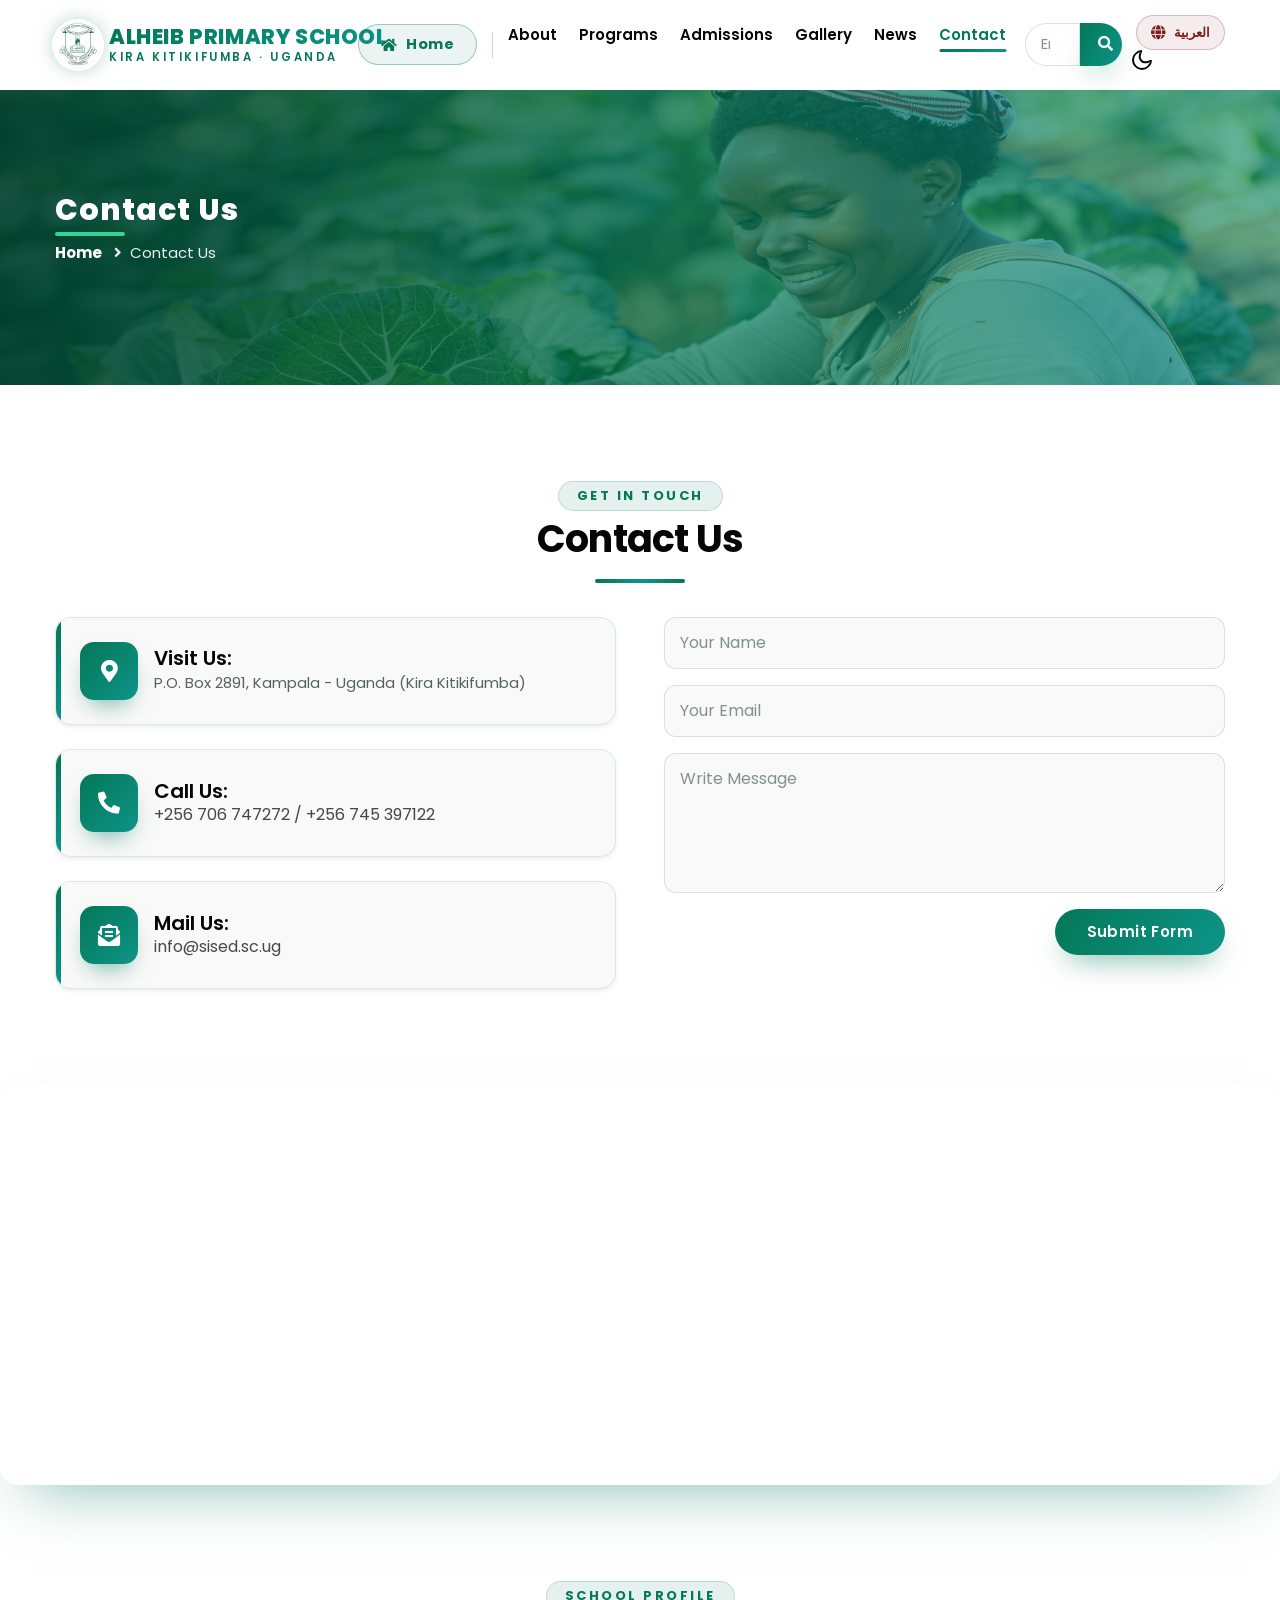
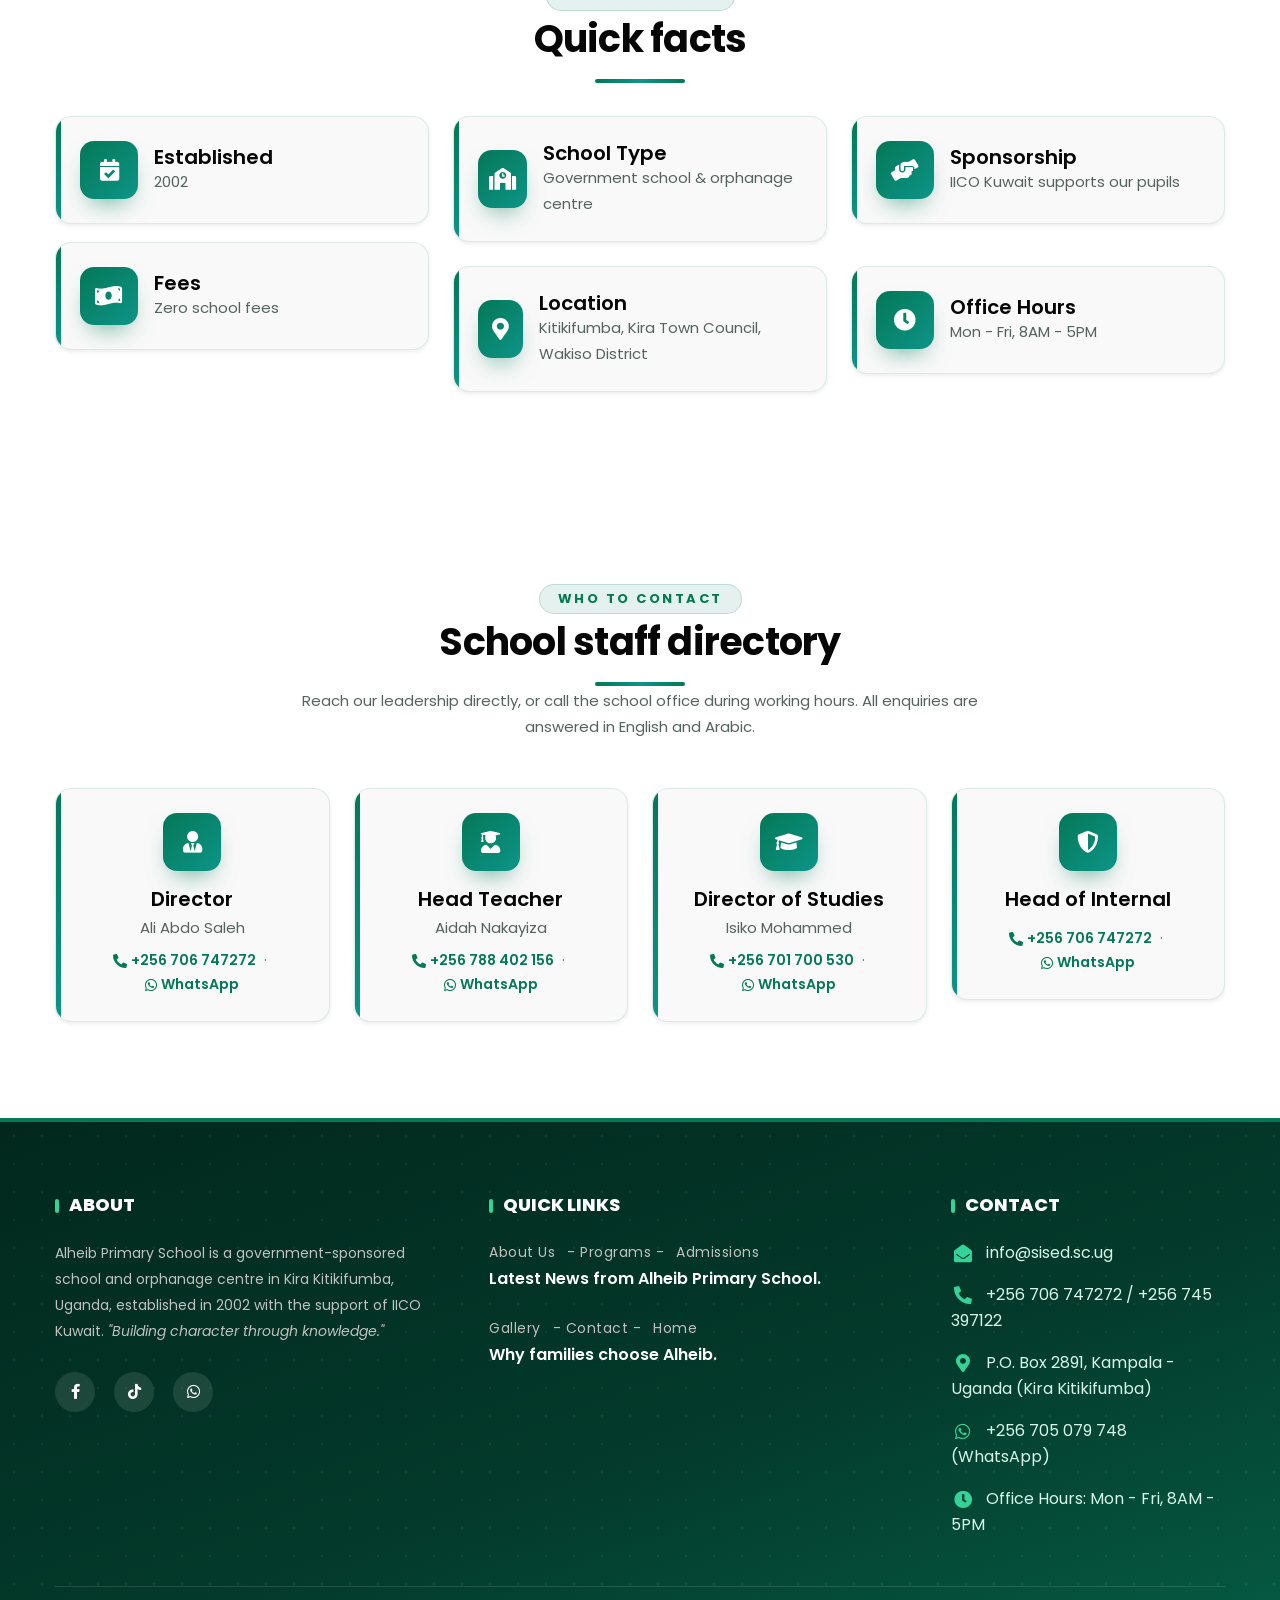
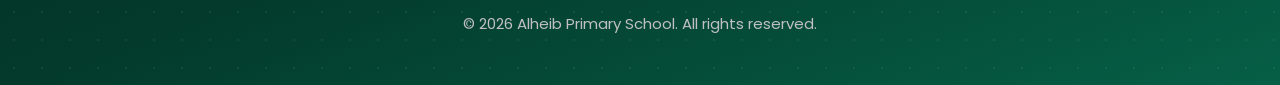
<file: Workup/contact.html>
<!--
Author: W3layouts
Author URL: http://w3layouts.com
-->
<!doctype html>
<html lang="en">

<head>
    <!-- Required meta tags -->
    <meta charset="utf-8">
    <meta name="viewport" content="width=device-width, initial-scale=1">
    <meta name="theme-color" content="#047857">
    <title>Contact Us - Alheib Primary School</title>
    <meta name="description" content="Contact Alheib Primary School in Kitikifumba, Kira, Uganda. Enquire about admissions, sponsorship, or visit the school. Phone +256 706 747272 / +256 745 397122.">
    <!-- Google fonts -->
    <link href="//fonts.googleapis.com/css2?family=Poppins:wght@100;200;300;400;500;600;700;800;900&family=Cairo:wght@300;400;600;700;900&display=swap"
        rel="stylesheet">
    <link rel="icon" type="image/png" href="assets/images/school-badge.png">
    <!-- Template CSS Style link -->
    <link rel="stylesheet" href="assets/css/style-starter.css">
    <link rel="stylesheet" href="assets/css/polish.css">
</head>

<body>
    <!-- header -->
    <header id="site-header" class="fixed-top">
        <div class="container">
            <nav class="navbar navbar-expand-lg navbar-light">
                <a class="navbar-brand" href="index.html">
                    <img src="assets/images/school-badge.png" alt="Alheib Primary School badge" class="img-fluid me-2 rounded-circle" style="width:46px;height:46px">
                    <span class="brand-text">
                        <span class="brand-name">ALHEIB PRIMARY SCHOOL</span>
                        <span class="brand-tagline">Kira Kitikifumba · Uganda</span>
                    </span>
                </a>
                <button class="navbar-toggler collapsed" type="button" data-bs-toggle="collapse"
                    data-bs-target="#navbarScroll" aria-controls="navbarScroll" aria-expanded="false"
                    aria-label="Toggle navigation">
                    <span class="navbar-toggler-icon fa icon-expand fa-bars"></span>
                    <span class="navbar-toggler-icon fa icon-close fa-times"></span>
                </button>
                <div class="collapse navbar-collapse" id="navbarScroll">
                    <ul class="navbar-nav ms-auto my-2 my-lg-0 navbar-nav-scroll">
                        <li class="nav-item home-item">
                            <a class="nav-link nav-home-btn" href="index.html"><i class="fas fa-home"></i>Home</a>
                        </li>
                        <li class="nav-divider d-none d-lg-block" aria-hidden="true"></li>
                        <li class="nav-item">
                            <a class="nav-link" href="about.html">About</a>
                        </li>
                        <li class="nav-item">
                            <a class="nav-link" href="services.html">Programs</a>
                        </li>
                        <li class="nav-item">
                            <a class="nav-link" href="admissions.html">Admissions</a>
                        </li>
                        <li class="nav-item">
                            <a class="nav-link" href="gallery.html">Gallery</a>
                        </li>
                        <li class="nav-item">
                            <a class="nav-link" href="news.html">News</a>
                        </li>
                        <li class="nav-item">
                            <a class="nav-link active" href="contact.html">Contact</a>
                        </li>
                    </ul>
                    <form action="#search" method="GET" class="d-flex search-header ms-lg-2">
                        <input class="form-control" type="search" placeholder="Enter Keyword..." aria-label="Search"
                            required>
                        <button class="btn btn-style" type="submit"><i class="fas fa-search"></i></button>
                    </form>
                </div>
                <!-- toggle switch for light and dark theme -->
                <div class="cont-ser-position">
                    <nav class="navigation">
                        <button type="button" id="lang-toggle" class="lang-toggle" title="التبديل إلى العربية" aria-label="التبديل إلى العربية">
                            <i class="fas fa-globe"></i><span id="lang-toggle-label">العربية</span>
                        </button>
                        <div class="theme-switch-wrapper">
                            <label class="theme-switch" for="checkbox">
                                <input type="checkbox" id="checkbox">
                                <div class="mode-container">
                                    <i class="gg-sun"></i>
                                    <i class="gg-moon"></i>
                                </div>
                            </label>
                        </div>
                    </nav>
                </div>
                <!-- //toggle switch for light and dark theme -->
            </nav>
        </div>
    </header>
    <!-- //header -->

    <!-- inner banner -->
    <section class="inner-banner py-5">
        <div class="w3l-breadcrumb py-lg-5">
            <div class="container pt-5 pb-sm-4">
                <h4 class="inner-text-title font-weight-bold pt-sm-5 pt-4">Contact Us</h4>
                <ul class="breadcrumbs-custom-path">
                    <li><a href="index.html">Home</a></li>
                    <li class="active"><i class="fas fa-angle-right mx-2"></i>Contact Us</li>
                </ul>
            </div>
        </div>
    </section>
    <!-- //inner banner -->

    <!-- contact -->
    <section class="w3l-contact-info-main py-5" id="contact">
        <div class="container pt-lg-5 pt-md-4 pt-2">
            <div class="title-main reveal text-center mx-auto mb-md-5 mb-4" style="max-width:700px;">
                <h5 class="small-title mb-1">Get In Touch</h5>
                <h3 class="title-style">Contact Us</h3>
            </div>
            <div class="row">
                <div class="col-md-6 left-cont-contact pe-md-4">
                    <div class="contact-address p-4">
                        <div class="contact-icon d-flex align-items-center">
                            <i class="fas fa-map-marker-alt" aria-hidden="true"></i>
                            <div class="ms-3">
                                <h5 class="contact-text">Visit Us:</h5>
                                <p>P.O. Box 2891, Kampala - Uganda (Kira Kitikifumba)</p>
                            </div>
                        </div>
                    </div>
                    <div class="contact-address p-4 mt-4">
                        <div class="contact-icon d-flex align-items-center">
                            <i class="fas fa-phone-alt" aria-hidden="true"></i>
                            <div class="ms-3">
                                <h5 class="contact-text">Call Us:</h5>
                                <a href="tel:+256706747272">+256 706 747272 / +256 745 397122</a>
                            </div>
                        </div>
                    </div>
                    <div class="contact-address p-4 mt-4">
                        <div class="contact-icon d-flex align-items-center">
                            <i class="fas fa-envelope-open-text" aria-hidden="true"></i>
                            <div class="ms-3">
                                <h5 class="contact-text">Mail Us:</h5>
                                <a href="mailto:info@sised.sc.ug"> info@sised.sc.ug</a>
                            </div>
                        </div>
                    </div>
                </div>
                <div class="col-md-6 right-cont-contact ps-md-4 mt-md-0 mt-5">
                    <form method="post" class="w3layouts-contact-fm" id="contact-form">
                        <div class="form-group mb-3">
                            <input class="form-control" type="text" name="w3lName" id="w3lName" placeholder="Your Name"
                                required="">
                        </div>
                        <div class="form-group mb-3">
                            <input class="form-control" type="email" name="w3lSender" id="w3lSender"
                                placeholder="Your Email" required="">
                        </div>
                        <div class="form-group">
                            <textarea class="form-control" name="w3lMessage" id="w3lMessage" placeholder="Write Message"
                                required=""></textarea>
                        </div>
                        <div class="form-group-2 mt-3 text-end">
                            <button type="submit" class="btn btn-style">Submit Form</button>
                            <p id="form-status" class="form-status mt-3 text-end" style="display:none;"></p>
                        </div>
                    </form>
                </div>
            </div>
        </div>
    </section>

    <div class="map-contact pt-5">
        <iframe class="map-w3layouts"
            src="https://www.google.com/maps/embed?pb=!1m18!1m12!1m3!1d3988.840821334169!2d32.6246929!3d0.4205556!2m3!1f0!2f0!3f0!3m2!1i1024!2i768!4f13.1!3m3!1m2!1s0x177dbb5e1f7e1f2f%3A0x57dfe5e4c5a3e1e6!2sKira%20Town%20Council!5e0!3m2!1sen!2sug!4v1610000000000!5m2!1sen!2sug"
            width="100%" height="400" frameborder="0" style="border: 0px;" allowfullscreen="" loading="lazy"></iframe>
    </div>
    <!-- //contact -->

    <!-- school profile -->
    <section class="w3l-grids-block py-5" id="profile">
        <div class="container py-lg-5 py-md-4 py-2">
            <div class="title-main reveal text-center mx-auto mb-md-5 mb-4" style="max-width:700px;">
                <h5 class="small-title mb-1">School Profile</h5>
                <h3 class="title-style">Quick facts</h3>
            </div>
            <div class="row justify-content-center reveal">
                <div class="col-lg-4 col-md-6">
                    <div class="contact-address p-4">
                        <div class="contact-icon d-flex align-items-center">
                            <i class="fas fa-calendar-check" aria-hidden="true"></i>
                            <div class="ms-3">
                                <h5 class="contact-text">Established</h5>
                                <p>2002</p>
                            </div>
                        </div>
                    </div>
                </div>
                <div class="col-lg-4 col-md-6 mt-md-0 mt-4">
                    <div class="contact-address p-4">
                        <div class="contact-icon d-flex align-items-center">
                            <i class="fas fa-school" aria-hidden="true"></i>
                            <div class="ms-3">
                                <h5 class="contact-text">School Type</h5>
                                <p>Government school &amp; orphanage centre</p>
                            </div>
                        </div>
                    </div>
                </div>
                <div class="col-lg-4 col-md-6 mt-lg-0 mt-4">
                    <div class="contact-address p-4">
                        <div class="contact-icon d-flex align-items-center">
                            <i class="fas fa-hands-helping" aria-hidden="true"></i>
                            <div class="ms-3">
                                <h5 class="contact-text">Sponsorship</h5>
                                <p>IICO Kuwait supports our pupils</p>
                            </div>
                        </div>
                    </div>
                </div>
                <div class="col-lg-4 col-md-6">
                    <div class="contact-address p-4">
                        <div class="contact-icon d-flex align-items-center">
                            <i class="fas fa-money-bill-wave" aria-hidden="true"></i>
                            <div class="ms-3">
                                <h5 class="contact-text">Fees</h5>
                                <p>Zero school fees</p>
                            </div>
                        </div>
                    </div>
                </div>
                <div class="col-lg-4 col-md-6">
                    <div class="contact-address p-4 mt-4">
                        <div class="contact-icon d-flex align-items-center">
                            <i class="fas fa-map-marker-alt" aria-hidden="true"></i>
                            <div class="ms-3">
                                <h5 class="contact-text">Location</h5>
                                <p>Kitikifumba, Kira Town Council, Wakiso District</p>
                            </div>
                        </div>
                    </div>
                </div>
                <div class="col-lg-4 col-md-6">
                    <div class="contact-address p-4 mt-4">
                        <div class="contact-icon d-flex align-items-center">
                            <i class="fas fa-clock" aria-hidden="true"></i>
                            <div class="ms-3">
                                <h5 class="contact-text">Office Hours</h5>
                                <p>Mon - Fri, 8AM - 5PM</p>
                            </div>
                        </div>
                    </div>
                </div>
            </div>
        </div>
    </section>
    <!-- //school profile -->

    <!-- staff directory -->
    <section class="w3l-call py-5" id="staff-directory">
        <div class="container py-lg-5 py-md-4 py-2">
            <div class="title-main reveal text-center mx-auto mb-md-5 mb-4" style="max-width:700px;">
                <h5 class="small-title mb-1">Who to contact</h5>
                <h3 class="title-style">School staff directory</h3>
                <p class="mt-3">Reach our leadership directly, or call the school office during working hours. All
                    enquiries are answered in English and Arabic.</p>
            </div>
            <div class="row justify-content-center reveal">
                <div class="col-lg-3 col-md-6">
                    <div class="contact-address p-4 text-center">
                        <div class="contact-icon d-flex justify-content-center">
                            <i class="fas fa-user-tie" aria-hidden="true"></i>
                        </div>
                        <h5 class="contact-text mt-3 mb-1">Director</h5>
                        <p class="mb-2">Ali Abdo Saleh</p>
                        <a href="tel:+256706747272" class="directory-link"><i class="fas fa-phone-alt me-1"></i>+256 706 747272</a>
                        <span class="text-muted mx-1">·</span>
                        <a href="https://wa.me/256705079748" target="_blank" rel="noopener" class="directory-link"><i class="fab fa-whatsapp me-1"></i>WhatsApp</a>
                    </div>
                </div>
                <div class="col-lg-3 col-md-6 mt-md-0 mt-4">
                    <div class="contact-address p-4 text-center">
                        <div class="contact-icon d-flex justify-content-center">
                            <i class="fas fa-user-graduate" aria-hidden="true"></i>
                        </div>
                        <h5 class="contact-text mt-3 mb-1">Head Teacher</h5>
                        <p class="mb-2">Aidah Nakayiza</p>
                        <a href="tel:+256788402156" class="directory-link"><i class="fas fa-phone-alt me-1"></i>+256 788 402 156</a>
                        <span class="text-muted mx-1">·</span>
                        <a href="https://wa.me/256705079748" target="_blank" rel="noopener" class="directory-link"><i class="fab fa-whatsapp me-1"></i>WhatsApp</a>
                    </div>
                </div>
                <div class="col-lg-3 col-md-6 mt-lg-0 mt-md-4 mt-4">
                    <div class="contact-address p-4 text-center">
                        <div class="contact-icon d-flex justify-content-center">
                            <i class="fas fa-graduation-cap" aria-hidden="true"></i>
                        </div>
                        <h5 class="contact-text mt-3 mb-1">Director of Studies</h5>
                        <p class="mb-2">Isiko Mohammed</p>
                        <a href="tel:+256701700530" class="directory-link"><i class="fas fa-phone-alt me-1"></i>+256 701 700 530</a>
                        <span class="text-muted mx-1">·</span>
                        <a href="https://wa.me/256705079748" target="_blank" rel="noopener" class="directory-link"><i class="fab fa-whatsapp me-1"></i>WhatsApp</a>
                    </div>
                </div>
                <div class="col-lg-3 col-md-6 mt-lg-0 mt-md-4 mt-4">
                    <div class="contact-address p-4 text-center">
                        <div class="contact-icon d-flex justify-content-center">
                            <i class="fas fa-shield-alt" aria-hidden="true"></i>
                        </div>
                        <h5 class="contact-text mt-3 mb-3">Head of Internal</h5>
                        <a href="tel:+256706747272" class="directory-link"><i class="fas fa-phone-alt me-1"></i>+256 706 747272</a>
                        <span class="text-muted mx-1">·</span>
                        <a href="https://wa.me/256705079748" target="_blank" rel="noopener" class="directory-link"><i class="fab fa-whatsapp me-1"></i>WhatsApp</a>
                    </div>
                </div>
            </div>
        </div>
    </section>
    <!-- //staff directory -->

    <!-- footer -->
    <footer class="w3l-footer py-5">
        <div class="container pt-4">
            <div class="row">
                <div class="col-lg-4 sub-one-left">
                    <h6>About </h6>
                    <p>Alheib Primary School is a government-sponsored school and orphanage centre in Kira Kitikifumba, Uganda, established in 2002 with the support of IICO Kuwait. <em>"Building character through knowledge."</em></p>
                    <ul class="social mt-4 pt-lg-1">
                        <li><a href="https://www.facebook.com/search/pages/?q=Alheib%20Primary%20School" target="_blank" rel="noopener" title="Find us on Facebook"><span class="fab fa-facebook-f"></span></a></li>
                        <li><a href="https://www.tiktok.com/search?q=Alheib%20Primary%20School" target="_blank" rel="noopener" title="Find us on TikTok"><span class="fab fa-tiktok"></span></a></li>
                        <li><a href="https://wa.me/256705079748" target="_blank" rel="noopener" title="Chat with us on WhatsApp"><span class="fab fa-whatsapp"></span></a></li>
                    </ul>
                </div>
                <div class="col-lg-5 col-md-6 mt-lg-0 mt-5 px-lg-5 sub-two-right">
                    <h6>Quick Links</h6>
                    <div class="footer-post">
                        <ul>
                            <li><a href="about.html">About Us</a></li>
                            <li class="mx-2"><a href="services.html">- Programs -</a></li>
                            <li><a href="admissions.html">Admissions</a></li>
                        </ul>
                        <p class="post-footer"><a href="news.html">Latest News from Alheib Primary School.</a></p>
                    </div>
                    <div class="footer-post mt-4">
                        <ul>
                            <li><a href="gallery.html">Gallery</a></li>
                            <li class="mx-2"><a href="contact.html">- Contact -</a></li>
                            <li><a href="index.html">Home</a></li>
                        </ul>
                        <p class="post-footer"><a href="about.html">Why families choose Alheib.</a>
                        </p>
                    </div>
                </div>
                <div class="col-lg-3 col-md-6 mt-lg-0 mt-5 sub-one-left">
                    <h6>Contact </h6>
                    <div class="column2">
                        <div class="href1"><span class="fas fa-envelope-open"></span><a
                                href="mailto:info@sised.sc.ug">info@sised.sc.ug</a>
                        </div>
                        <div class="href2 my-3"><span class="fas fa-phone-alt"></span><a
                                href="tel:+256706747272">+256 706 747272 / +256 745 397122</a>
                        </div>
                        <div>
                            <p class="contact-para mb-3"><span class="fas fa-map-marker-alt"></span>P.O. Box 2891, Kampala - Uganda (Kira Kitikifumba)</p>
                        </div>
                        <div class="href2 my-3"><span class="fab fa-whatsapp"></span><a
                                href="https://wa.me/256705079748">+256 705 079 748 (WhatsApp)</a>
                        </div>
                        <div>
                            <p class="contact-para"><span class="fas fa-clock"></span>Office Hours: Mon - Fri, 8AM - 5PM</p>
                        </div>
                    </div>
                </div>
            </div>
            <div class="copyright-footer text-center mt-5 pt-sm-4 pt-2">
                <p>&copy; <span id="year"></span> Alheib Primary School. All rights reserved.</p>
                <script>document.getElementById("year").textContent = new Date().getFullYear();</script>
            </div>
        </div>
    </footer>
    <!-- //footer -->

    <!-- Js scripts -->
    <!-- move top -->
    <button onclick="topFunction()" id="movetop" title="Go to top">
        <span class="fas fa-level-up-alt" aria-hidden="true"></span>
    </button>
    <script>
        // When the user scrolls down 20px from the top of the document, show the button
        window.onscroll = function () {
            scrollFunction()
        };

        function scrollFunction() {
            if (document.body.scrollTop > 20 || document.documentElement.scrollTop > 20) {
                document.getElementById("movetop").style.display = "block";
            } else {
                document.getElementById("movetop").style.display = "none";
            }
        }

        // When the user clicks on the button, scroll to the top of the document
        function topFunction() {
            document.body.scrollTop = 0;
            document.documentElement.scrollTop = 0;
        }
    </script>
    <!-- //move top -->

    <!-- common jquery plugin -->
    <script src="assets/js/jquery-3.3.1.min.js"></script>
    <!-- //common jquery plugin -->

    <!-- theme switch js (light and dark)-->
    <script src="assets/js/theme-change.js"></script>
    <!-- //theme switch js (light and dark)-->

    <!-- MENU-JS -->
    <script>
        $(window).on("scroll", function () {
            var scroll = $(window).scrollTop();

            if (scroll >= 80) {
                $("#site-header").addClass("nav-fixed");
            } else {
                $("#site-header").removeClass("nav-fixed");
            }
        });

        //Main navigation Active Class Add Remove
        $(".navbar-toggler").on("click", function () {
            $("header").toggleClass("active");
        });
        $(document).on("ready", function () {
            if ($(window).width() > 991) {
                $("header").removeClass("active");
            }
            $(window).on("resize", function () {
                if ($(window).width() > 991) {
                    $("header").removeClass("active");
                }
            });
        });
    </script>
    <!-- //MENU-JS -->

    <!-- disable body scroll which navbar is in active -->
    <script>
        $(function () {
            $('.navbar-toggler').click(function () {
                $('body').toggleClass('noscroll');
            })
        });
    </script>
    <!-- //disable body scroll which navbar is in active -->

    <!-- contact form -> school WhatsApp -->
    <script>
        (function () {
            var form = document.getElementById("contact-form");
            var status = document.getElementById("form-status");
            if (!form) return;

            form.addEventListener("submit", function (e) {
                e.preventDefault();

                var name = document.getElementById("w3lName").value.trim();
                var email = document.getElementById("w3lSender").value.trim();
                var message = document.getElementById("w3lMessage").value.trim();

                var text = "Hello Alheib Primary School, I am writing from your website." +
                    "\n\nName: " + name +
                    "\nEmail: " + email +
                    "\n\nMessage:\n" + message;

                var whatsappNumber = "256705079748";
                var url = "https://wa.me/" + whatsappNumber + "?text=" + encodeURIComponent(text);

                status.style.display = "block";
                status.style.color = "var(--primary-color)";
                status.textContent = "Opening WhatsApp\u2026 Your message is ready to send.";

                window.open(url, "_blank");
            });
        })();
    </script>
    <!-- //contact form -> school WhatsApp -->

    <!-- bootstrap -->
    <script src="assets/js/polish.js"></script>
    <script src="assets/js/i18n.js"></script>
    <script src="assets/js/bootstrap.min.js"></script>
    <!-- //bootstrap -->
    <!-- //Js scripts -->
</body>

</html>
</file>
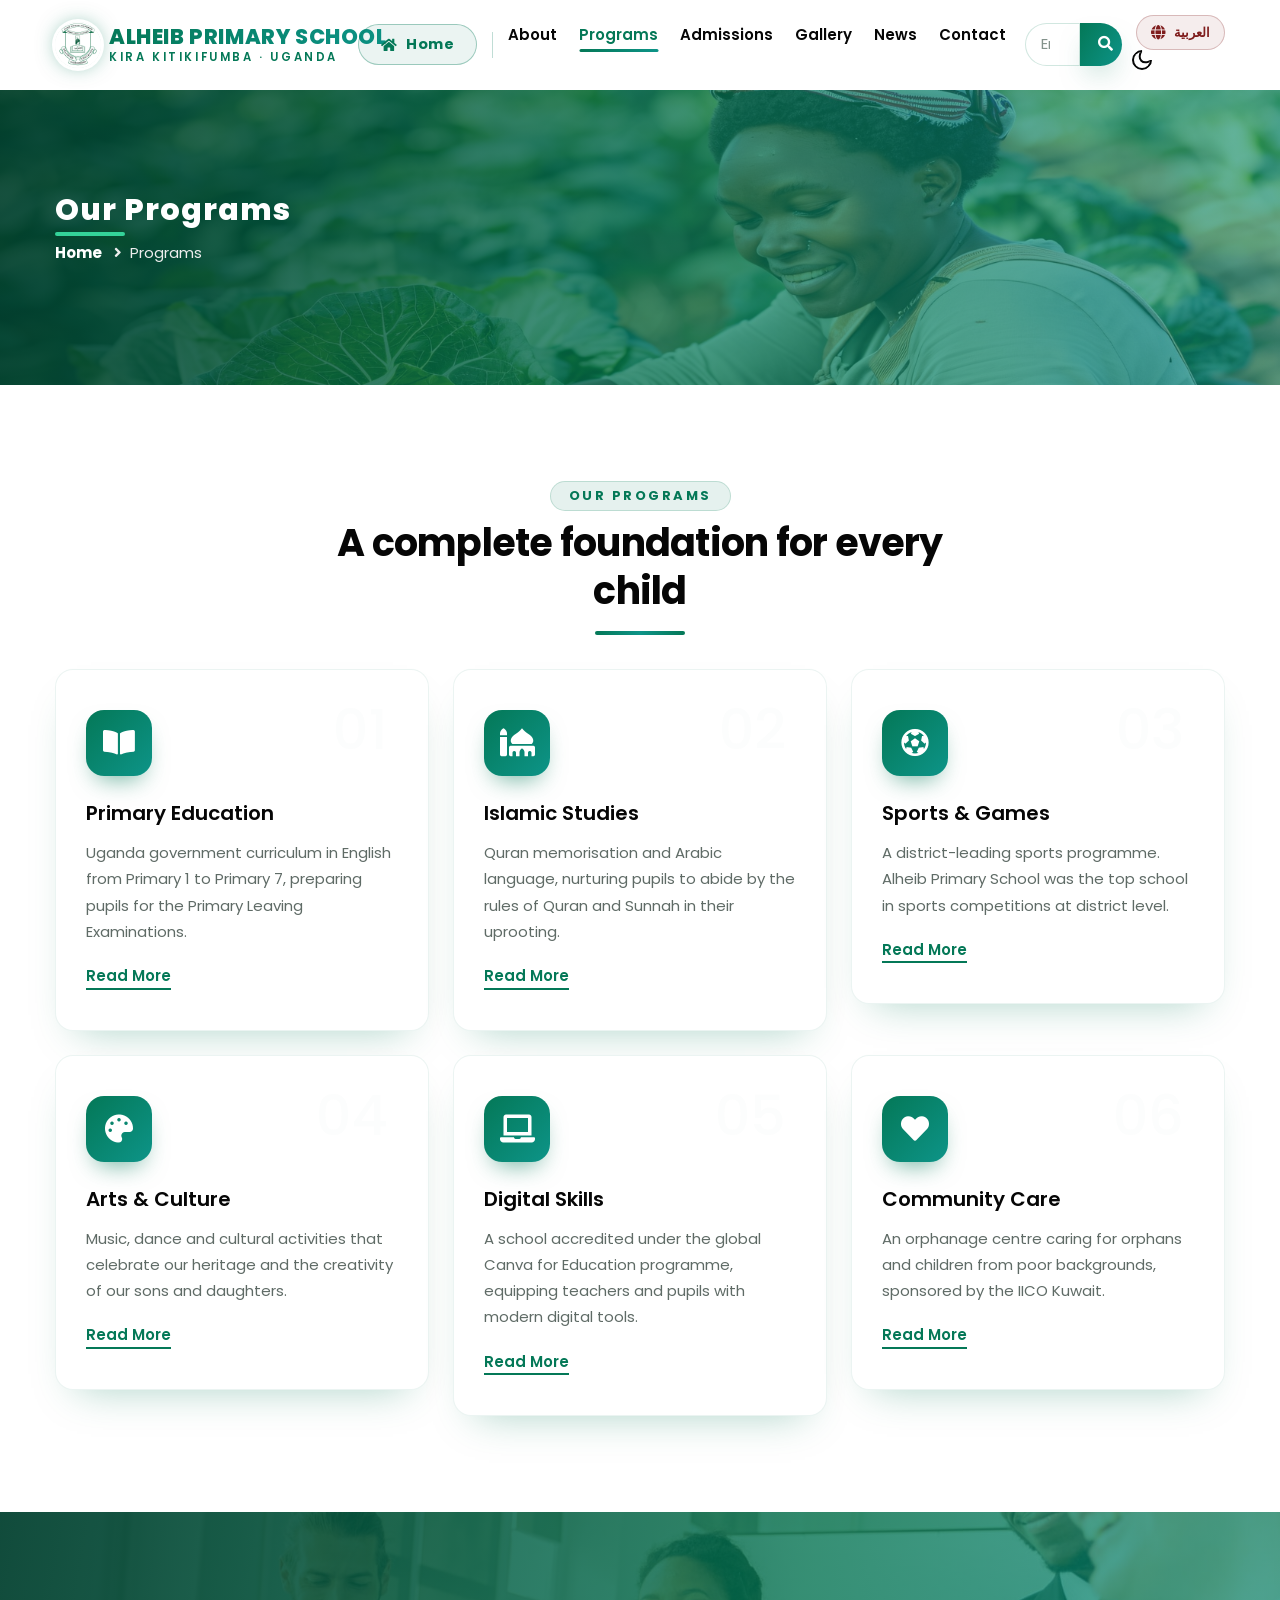
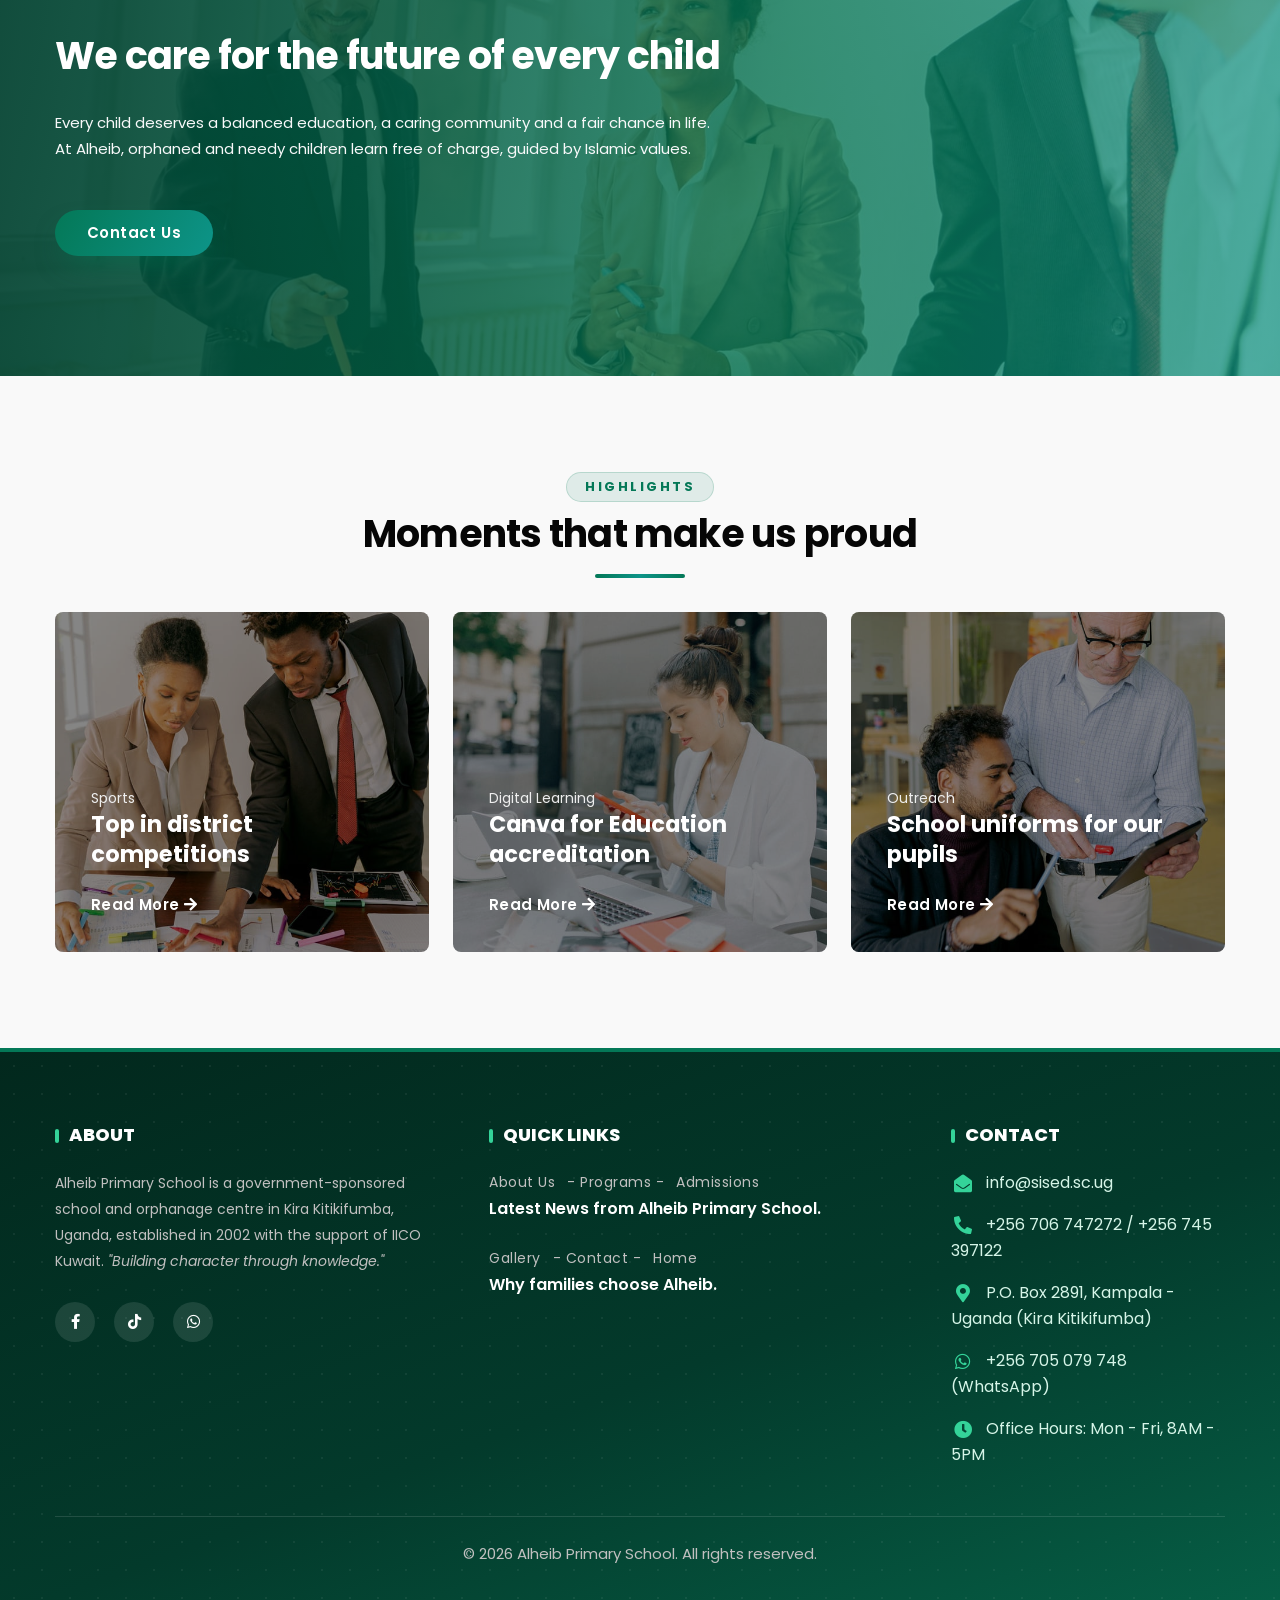
<file: Workup/services.html>
<!--
Author: kinene hamza 
Author URL: http://kinene.com
-->
<!doctype html>
<html lang="en">

<head>
    <!-- Required meta tags -->
    <meta charset="utf-8">
    <meta name="viewport" content="width=device-width, initial-scale=1">
    <meta name="theme-color" content="#047857">
    <title>Our Programs - Alheib Primary School</title>
    <meta name="description" content="Explore the programs at Alheib Primary School: primary education, Islamic studies, sports and games, arts and culture, digital skills and community care in Kira, Wakiso, Uganda.">
    <!-- Google fonts -->
    <link href="//fonts.googleapis.com/css2?family=Poppins:wght@100;200;300;400;500;600;700;800;900&family=Cairo:wght@300;400;600;700;900&display=swap"
        rel="stylesheet">
    <link rel="icon" type="image/png" href="assets/images/school-badge.png">
    <!-- Template CSS Style link -->
    <link rel="stylesheet" href="assets/css/style-starter.css">
    <link rel="stylesheet" href="assets/css/polish.css">
</head>

<body>
    <!-- header -->
    <header id="site-header" class="fixed-top">
        <div class="container">
            <nav class="navbar navbar-expand-lg navbar-light">
                <a class="navbar-brand" href="index.html">
                    <img src="assets/images/school-badge.png" alt="Alheib Primary School badge" class="img-fluid me-2 rounded-circle" style="width:46px;height:46px">
                    <span class="brand-text">
                        <span class="brand-name">ALHEIB PRIMARY SCHOOL</span>
                        <span class="brand-tagline">Kira Kitikifumba · Uganda</span>
                    </span>
                </a>
                <button class="navbar-toggler collapsed" type="button" data-bs-toggle="collapse"
                    data-bs-target="#navbarScroll" aria-controls="navbarScroll" aria-expanded="false"
                    aria-label="Toggle navigation">
                    <span class="navbar-toggler-icon fa icon-expand fa-bars"></span>
                    <span class="navbar-toggler-icon fa icon-close fa-times"></span>
                </button>
                <div class="collapse navbar-collapse" id="navbarScroll">
                    <ul class="navbar-nav ms-auto my-2 my-lg-0 navbar-nav-scroll">
                        <li class="nav-item home-item">
                            <a class="nav-link nav-home-btn" href="index.html"><i class="fas fa-home"></i>Home</a>
                        </li>
                        <li class="nav-divider d-none d-lg-block" aria-hidden="true"></li>
                        <li class="nav-item">
                            <a class="nav-link" href="about.html">About</a>
                        </li>
                        <li class="nav-item">
                            <a class="nav-link active" href="services.html">Programs</a>
                        </li>
                        <li class="nav-item">
                            <a class="nav-link" href="admissions.html">Admissions</a>
                        </li>
                        <li class="nav-item">
                            <a class="nav-link" href="gallery.html">Gallery</a>
                        </li>
                        <li class="nav-item">
                            <a class="nav-link" href="news.html">News</a>
                        </li>
                        <li class="nav-item">
                            <a class="nav-link" href="contact.html">Contact</a>
                        </li>
                    </ul>
                    <form action="#search" method="GET" class="d-flex search-header ms-lg-2">
                        <input class="form-control" type="search" placeholder="Enter Keyword..." aria-label="Search"
                            required>
                        <button class="btn btn-style" type="submit"><i class="fas fa-search"></i></button>
                    </form>
                </div>
                <!-- toggle switch for light and dark theme -->
                <div class="cont-ser-position">
                    <nav class="navigation">
                        <button type="button" id="lang-toggle" class="lang-toggle" title="التبديل إلى العربية" aria-label="التبديل إلى العربية">
                            <i class="fas fa-globe"></i><span id="lang-toggle-label">العربية</span>
                        </button>
                        <div class="theme-switch-wrapper">
                            <label class="theme-switch" for="checkbox">
                                <input type="checkbox" id="checkbox">
                                <div class="mode-container">
                                    <i class="gg-sun"></i>
                                    <i class="gg-moon"></i>
                                </div>
                            </label>
                        </div>
                    </nav>
                </div>
                <!-- //toggle switch for light and dark theme -->
            </nav>
        </div>
    </header>
    <!-- //header -->

    <!-- inner banner -->
    <section class="inner-banner py-5">
        <div class="w3l-breadcrumb py-lg-5">
            <div class="container pt-5 pb-sm-4">
                <h4 class="inner-text-title font-weight-bold pt-sm-5 pt-4">Our Programs</h4>
                <ul class="breadcrumbs-custom-path">
                    <li><a href="index.html">Home</a></li>
                    <li class="active"><i class="fas fa-angle-right mx-2"></i>Programs</li>
                </ul>
            </div>
        </div>
    </section>
    <!-- //inner banner -->

    <!-- home page service grids -->
    <section class="home-services py-5" id="services">
        <div class="container py-lg-5 py-md-4 py-2">
            <div class="title-main reveal text-center mx-auto mb-md-5 mb-4" style="max-width:700px;">
                <h5 class="small-title mb-2">Our Programs</h5>
                <h3 class="title-style">A complete foundation for every child</h3>
            </div>
            <div class="row justify-content-center reveal">
                <div class="col-lg-4 col-md-6">
                    <div class="box-wrap">
                        <div class="icon">
                            <i class="fas fa-book-open"></i>
                        </div>
                        <h4 class="number">01</h4>
                        <h4><a href="admissions.html">Primary Education</a></h4>
                        <p>Uganda government curriculum in English from Primary 1 to Primary 7, preparing pupils for the Primary Leaving Examinations.</p>
                        <a href="admissions.html" class="read">Read more</a>
                    </div>
                </div>
                <div class="col-lg-4 col-md-6 mt-md-0 mt-4">
                    <div class="box-wrap">
                        <div class="icon">
                            <i class="fas fa-mosque"></i>
                        </div>
                        <h4 class="number">02</h4>
                        <h4><a href="about.html">Islamic Studies</a></h4>
                        <p>Quran memorisation and Arabic language, nurturing pupils to abide by the rules of Quran and Sunnah in their uprooting.</p>
                        <a href="about.html" class="read">Read more</a>
                    </div>
                </div>
                <div class="col-lg-4 col-md-6 mt-lg-0 mt-4">
                    <div class="box-wrap">
                        <div class="icon">
                            <i class="fas fa-futbol"></i>
                        </div>
                        <h4 class="number">03</h4>
                        <h4><a href="https://www.tiktok.com/search?q=Alheib%20Primary%20School" target="_blank" rel="noopener">Sports & Games</a></h4>
                        <p>A district-leading sports programme. Alheib Primary School was the top school in sports competitions at district level.</p>
                        <a href="https://www.tiktok.com/search?q=Alheib%20Primary%20School" class="read" target="_blank" rel="noopener">Read more</a>
                    </div>
                </div>
                <div class="col-lg-4 col-md-6 mt-4">
                    <div class="box-wrap">
                        <div class="icon">
                            <i class="fas fa-palette"></i>
                        </div>
                        <h4 class="number">04</h4>
                        <h4><a href="https://www.tiktok.com/search?q=Alheib%20Primary%20School" target="_blank" rel="noopener">Arts & Culture</a></h4>
                        <p>Music, dance and cultural activities that celebrate our heritage and the creativity of our sons and daughters.</p>
                        <a href="https://www.tiktok.com/search?q=Alheib%20Primary%20School" class="read" target="_blank" rel="noopener">Read more</a>
                    </div>
                </div>
                <div class="col-lg-4 col-md-6 mt-4">
                    <div class="box-wrap">
                        <div class="icon">
                            <i class="fas fa-laptop"></i>
                        </div>
                        <h4 class="number">05</h4>
                        <h4><a href="https://www.tiktok.com/search?q=Alheib%20Primary%20School" target="_blank" rel="noopener">Digital Skills</a></h4>
                        <p>A school accredited under the global Canva for Education programme, equipping teachers and pupils with modern digital tools.</p>
                        <a href="https://www.tiktok.com/search?q=Alheib%20Primary%20School" class="read" target="_blank" rel="noopener">Read more</a>
                    </div>
                </div>
                <div class="col-lg-4 col-md-6 mt-4">
                    <div class="box-wrap">
                        <div class="icon">
                            <i class="fas fa-heart"></i>
                        </div>
                        <h4 class="number">06</h4>
                        <h4><a href="about.html">Community Care</a></h4>
                        <p>An orphanage centre caring for orphans and children from poor backgrounds, sponsored by the IICO Kuwait.</p>
                        <a href="about.html" class="read">Read more</a>
                    </div>
                </div>
            </div>
        </div>
    </section>
    <!-- //home page service grids -->

    <!-- content block -->
    <section class="w3l-content1 py-5">
        <div class="container py-md-5 py-sm-4 py-2">
            <div class="row py-4">
                <div class="col-lg-7">
                    <h3 class="title-style text-white">We care for the future of every child</h3>
                    <p class="mt-4 text-light">Every child deserves a balanced education, a caring community and a fair chance in life. At Alheib, orphaned and needy children learn free of charge, guided by Islamic values.</p>
                    <a href="contact.html" class="btn btn-style mt-md-5 mt-4">Contact Us</a>
                </div>
            </div>
        </div>
    </section>
    <!-- //content block -->

    <!-- 3grids with bg-image section -->
    <div class="w3l-homeblock3 py-5">
        <div class="container py-lg-5 py-md-4 py-2">
            <div class="title-main reveal text-center mx-auto mb-md-5 mb-4" style="max-width:700px;">
                <h5 class="small-title mb-2">Highlights</h5>
                <h3 class="title-style">Moments that make us proud</h3>
            </div>
            <div class="row justify-content-center reveal">
                <div class="col-lg-4 col-md-6">
                    <div class="top-pic1">
                        <div class="card-body blog-details">
                            <span class="meta-value">Sports</span>
                            <a href="news.html" class="blog-desc">Top in district competitions
                            </a>
                            <a href="news.html" class="btn btn-style-primary btn-style text-white mt-4">Read
                                More<i class="fas fa-arrow-right ms-1"></i></a>
                        </div>
                    </div>
                </div>
                <div class="col-lg-4 col-md-6 mt-md-0 mt-4">
                    <div class="top-pic2">
                        <div class="card-body blog-details">
                            <span class="meta-value">Digital Learning</span>
                            <a href="news.html" class="blog-desc">Canva for Education accreditation
                            </a>
                            <a href="news.html" class="btn btn-style-primary btn-style text-white mt-4">Read
                                More<i class="fas fa-arrow-right ms-1"></i></a>
                        </div>
                    </div>
                </div>
                <div class="col-lg-4 col-md-6 mt-lg-0 mt-4">
                    <div class="top-pic3">
                        <div class="card-body blog-details">
                            <span class="meta-value"> Outreach </span>
                            <a href="news.html" class="blog-desc">School uniforms for our pupils
                            </a>
                            <a href="news.html" class="btn btn-style-primary btn-style text-white mt-4">Read
                                More<i class="fas fa-arrow-right ms-1"></i></a>
                        </div>
                    </div>
                </div>
            </div>
        </div>
    </div>
    <!-- //3grids with bg-image section -->

    <!-- footer -->
    <footer class="w3l-footer py-5">
        <div class="container pt-4">
            <div class="row">
                <div class="col-lg-4 sub-one-left">
                    <h6>About </h6>
                    <p>Alheib Primary School is a government-sponsored school and orphanage centre in Kira Kitikifumba, Uganda, established in 2002 with the support of IICO Kuwait. <em>"Building character through knowledge."</em></p>
                    <ul class="social mt-4 pt-lg-1">
                        <li><a href="https://www.facebook.com/search/pages/?q=Alheib%20Primary%20School" target="_blank" rel="noopener" title="Find us on Facebook"><span class="fab fa-facebook-f"></span></a></li>
                        <li><a href="https://www.tiktok.com/search?q=Alheib%20Primary%20School" target="_blank" rel="noopener" title="Find us on TikTok"><span class="fab fa-tiktok"></span></a></li>
                        <li><a href="https://wa.me/256705079748" target="_blank" rel="noopener" title="Chat with us on WhatsApp"><span class="fab fa-whatsapp"></span></a></li>
                    </ul>
                </div>
                <div class="col-lg-5 col-md-6 mt-lg-0 mt-5 px-lg-5 sub-two-right">
                    <h6>Quick Links</h6>
                    <div class="footer-post">
                        <ul>
                            <li><a href="about.html">About Us</a></li>
                            <li class="mx-2"><a href="services.html">- Programs -</a></li>
                            <li><a href="admissions.html">Admissions</a></li>
                        </ul>
                        <p class="post-footer"><a href="news.html">Latest News from Alheib Primary School.</a></p>
                    </div>
                    <div class="footer-post mt-4">
                        <ul>
                            <li><a href="gallery.html">Gallery</a></li>
                            <li class="mx-2"><a href="contact.html">- Contact -</a></li>
                            <li><a href="index.html">Home</a></li>
                        </ul>
                        <p class="post-footer"><a href="about.html">Why families choose Alheib.</a>
                        </p>
                    </div>
                </div>
                <div class="col-lg-3 col-md-6 mt-lg-0 mt-5 sub-one-left">
                    <h6>Contact </h6>
                    <div class="column2">
                        <div class="href1"><span class="fas fa-envelope-open"></span><a
                                href="mailto:info@sised.sc.ug">info@sised.sc.ug</a>
                        </div>
                        <div class="href2 my-3"><span class="fas fa-phone-alt"></span><a
                                href="tel:+256706747272">+256 706 747272 / +256 745 397122</a>
                        </div>
                        <div>
                            <p class="contact-para mb-3"><span class="fas fa-map-marker-alt"></span>P.O. Box 2891, Kampala - Uganda (Kira Kitikifumba)</p>
                        </div>
                        <div class="href2 my-3"><span class="fab fa-whatsapp"></span><a
                                href="https://wa.me/256705079748">+256 705 079 748 (WhatsApp)</a>
                        </div>
                        <div>
                            <p class="contact-para"><span class="fas fa-clock"></span>Office Hours: Mon - Fri, 8AM - 5PM</p>
                        </div>
                    </div>
                </div>
            </div>
            <div class="copyright-footer text-center mt-5 pt-sm-4 pt-2">
                <p>&copy; <span id="year"></span> Alheib Primary School. All rights reserved.</p>
                <script>document.getElementById("year").textContent = new Date().getFullYear();</script>
            </div>
        </div>
    </footer>
    <!-- //footer -->

    <!-- Js scripts -->
    <!-- move top -->
    <button onclick="topFunction()" id="movetop" title="Go to top">
        <span class="fas fa-level-up-alt" aria-hidden="true"></span>
    </button>
    <script>
        // When the user scrolls down 20px from the top of the document, show the button
        window.onscroll = function () {
            scrollFunction()
        };

        function scrollFunction() {
            if (document.body.scrollTop > 20 || document.documentElement.scrollTop > 20) {
                document.getElementById("movetop").style.display = "block";
            } else {
                document.getElementById("movetop").style.display = "none";
            }
        }

        // When the user clicks on the button, scroll to the top of the document
        function topFunction() {
            document.body.scrollTop = 0;
            document.documentElement.scrollTop = 0;
        }
    </script>
    <!-- //move top -->

    <!-- common jquery plugin -->
    <script src="assets/js/jquery-3.3.1.min.js"></script>
    <!-- //common jquery plugin -->

    <!-- theme switch js (light and dark)-->
    <script src="assets/js/theme-change.js"></script>
    <!-- //theme switch js (light and dark)-->

    <!-- MENU-JS -->
    <script>
        $(window).on("scroll", function () {
            var scroll = $(window).scrollTop();

            if (scroll >= 80) {
                $("#site-header").addClass("nav-fixed");
            } else {
                $("#site-header").removeClass("nav-fixed");
            }
        });

        //Main navigation Active Class Add Remove
        $(".navbar-toggler").on("click", function () {
            $("header").toggleClass("active");
        });
        $(document).on("ready", function () {
            if ($(window).width() > 991) {
                $("header").removeClass("active");
            }
            $(window).on("resize", function () {
                if ($(window).width() > 991) {
                    $("header").removeClass("active");
                }
            });
        });
    </script>
    <!-- //MENU-JS -->

    <!-- disable body scroll which navbar is in active -->
    <script>
        $(function () {
            $('.navbar-toggler').click(function () {
                $('body').toggleClass('noscroll');
            })
        });
    </script>
    <!-- //disable body scroll which navbar is in active -->

    <!-- bootstrap -->
    <script src="assets/js/polish.js"></script>
    <script src="assets/js/i18n.js"></script>
    <script src="assets/js/bootstrap.min.js"></script>
    <!-- //bootstrap -->
    <!-- //Js scripts -->
</body>

</html>
</file>
<file: Workup/assets/css/polish.css>
/* =====================================================
   Alheib Primary School — Design polish layer
   Loaded AFTER style-starter.css
   School palette: emerald #047857 · teal #0d9488
   ===================================================== */

/* ---------- Global · selection & scroll ---------- */
::selection {
  background: var(--primary-color);
  color: #fff;
}

::-webkit-scrollbar {
  width: 10px;
}
::-webkit-scrollbar-track {
  background: #ecf4f0;
}
[data-theme="dark"] ::-webkit-scrollbar-track {
  background: #0e1210;
}
::-webkit-scrollbar-thumb {
  background: linear-gradient(#047857, #0d9488);
  border-radius: 20px;
}

body {
  overflow-x: hidden;
}

/* ---------- Reveal-on-scroll animation ---------- */
.reveal {
  opacity: 0;
  transform: translateY(34px);
  transition: opacity 0.7s cubic-bezier(0.22, 0.61, 0.36, 1),
    transform 0.7s cubic-bezier(0.22, 0.61, 0.36, 1);
  will-change: opacity, transform;
}
.reveal.reveal-visible {
  opacity: 1;
  transform: translateY(0);
}

@media (prefers-reduced-motion: reduce) {
  .reveal {
    opacity: 1;
    transform: none;
  }
}

/* ---------- Header / navbar ---------- */
#site-header {
  transition: background 0.35s ease, box-shadow 0.35s ease;
  border-bottom: 1px solid transparent;
}

#site-header.nav-scrolled {
  background: rgba(255, 255, 255, 0.92) !important;
  backdrop-filter: saturate(160%) blur(12px);
  -webkit-backdrop-filter: saturate(160%) blur(12px);
  box-shadow: 0 10px 32px -14px rgb(4 120 87 / 0.45);
  border-bottom-color: rgb(4 120 87 / 0.12);
}

[data-theme="dark"] #site-header.nav-scrolled {
  background: rgba(25, 33, 30, 0.9) !important;
  box-shadow: 0 10px 32px -14px rgb(0 0 0 / 0.7);
}

.navbar .navbar-brand {
  display: inline-flex;
  align-items: center;
  font-size: 0;
  text-transform: none;
  letter-spacing: 0;
}

.navbar .navbar-brand img {
  border-radius: 50%;
  box-shadow: 0 0 0 3px #fff, 0 0 22px -4px rgb(4 120 87 / 0.7);
  transition: transform 0.35s ease;
}
.navbar .navbar-brand:hover img {
  transform: rotate(-6deg) scale(1.06);
}

/* Two-line brand */
.navbar .navbar-brand .brand-text {
  display: flex;
  flex-direction: column;
  line-height: 1.1;
}
.navbar .navbar-brand .brand-name {
  font-size: 21px;
  font-weight: 800;
  letter-spacing: 0.6px;
  color: var(--heading-color);
  text-transform: uppercase;
  background: linear-gradient(120deg, var(--primary-color) 0%, var(--primary-dark) 100%);
  -webkit-background-clip: text;
  background-clip: text;
  -webkit-text-fill-color: transparent;
}
[data-theme="dark"] .navbar .navbar-brand .brand-name {
  background: linear-gradient(120deg, #34d399 0%, #5eead4 100%);
  -webkit-background-clip: text;
  background-clip: text;
  -webkit-text-fill-color: transparent;
}
.navbar .navbar-brand .brand-tagline {
  font-size: 11.5px;
  font-weight: 600;
  letter-spacing: 2.6px;
  text-transform: uppercase;
  color: var(--primary-color);
  margin-top: 3px;
}
[data-theme="dark"] .navbar .navbar-brand .brand-tagline {
  color: #34d399;
}

/* Home button (separated) */
.navbar-expand-lg .navbar-nav .nav-link.nav-home-btn {
  display: inline-flex;
  align-items: center;
  gap: 9px;
  padding: 9px 22px;
  border-radius: 30px;
  font-size: 14.5px;
  font-weight: 700;
  letter-spacing: 0.5px;
  color: var(--primary-color);
  background: rgb(4 120 87 / 0.08);
  border: 1.5px solid rgb(4 120 87 / 0.35);
  transition: all 0.35s ease;
  margin-left: 6px;
}
.navbar-expand-lg .navbar-nav .nav-link.nav-home-btn i {
  font-size: 14px;
  transition: transform 0.3s ease;
}
.navbar-expand-lg .navbar-nav .nav-link.nav-home-btn:hover {
  color: #fff;
  background: linear-gradient(120deg, var(--primary-color), var(--primary-dark));
  border-color: transparent;
  box-shadow: 0 12px 26px -10px rgb(4 120 87 / 0.7);
  transform: translateY(-2px);
}
.navbar-expand-lg .navbar-nav .nav-link.nav-home-btn:hover i {
  transform: translateX(-3px);
}
.navbar-expand-lg .navbar-nav .nav-link.nav-home-btn.active {
  color: #fff;
  background: linear-gradient(120deg, var(--primary-color), var(--primary-dark));
  border-color: transparent;
  box-shadow: 0 12px 26px -10px rgb(4 120 87 / 0.7);
}
.navbar-expand-lg .navbar-nav .nav-link.nav-home-btn::after {
  display: none;
}

/* Vertical divider between Home and the rest */
.navbar-nav .nav-divider {
  width: 1px;
  height: 26px;
  background: rgb(4 120 87 / 0.25);
  margin: 0 4px;
  align-self: center;
}
[data-theme="dark"] .navbar-nav .nav-divider {
  background: rgb(255 255 255 / 0.2);
}

.navbar-expand-lg .navbar-nav .nav-link {
  position: relative;
  color: var(--heading-color);
  transition: color 0.3s ease;
}
.navbar-expand-lg .navbar-nav .nav-link::after {
  content: "";
  position: absolute;
  left: 50%;
  bottom: -6px;
  width: 0;
  height: 3px;
  border-radius: 3px;
  background: linear-gradient(90deg, var(--primary-color), var(--primary-dark));
  transform: translateX(-50%);
  transition: width 0.3s ease;
}
.navbar-expand-lg .navbar-nav .nav-link:hover::after,
.navbar-expand-lg .navbar-nav .nav-link.active::after {
  width: 100%;
}

#site-header .navbar-toggler {
  border: none;
  box-shadow: none;
}

/* ---------- Banner / slider ---------- */
.slider {
  min-height: 100vh;
}

.slide::before {
  content: "";
  position: absolute;
  inset: 0;
  min-height: 100%;
  background: linear-gradient(105deg, rgb(3 50 37 / 0.88) 0%, rgb(4 120 87 / 0.55) 45%, rgb(13 148 136 / 0.25) 100%);
  z-index: 0;
  opacity: 1;
}

.slide .content {
  border: 1px solid rgb(255 255 255 / 0.55);
  border-left: 6px solid var(--primary-color);
  background: rgba(255, 255, 255, 0.97);
  border-radius: 18px;
  box-shadow: 0 40px 80px -24px rgb(0 30 22 / 0.55);
  overflow: hidden;
  max-width: 640px;
}

[data-theme="dark"] .slide .content {
  background: rgba(25, 33, 30, 0.92);
  border-color: rgb(4 120 87 / 0.4);
}

.slide .content h6 {
  display: inline-block;
  padding: 5px 16px;
  border-radius: 30px;
  color: #fff;
  font-size: 13px;
  font-weight: 700;
  letter-spacing: 2.2px;
  background: linear-gradient(90deg, var(--primary-color), var(--primary-dark));
}

.slide .content h3 {
  font-size: 40px;
  line-height: 50px;
  letter-spacing: 0.3px;
}
[data-theme="dark"] .slide .content h3 {
  color: #fff;
}

.buttons button {
  background: rgba(255, 255, 255, 0.92);
  color: var(--primary-color);
  box-shadow: 0 12px 26px -10px rgb(0 0 0 / 0.4);
  transition: all 0.3s ease;
}
.buttons button:hover {
  background: linear-gradient(90deg, var(--primary-color), var(--primary-dark));
  color: #fff;
  transform: scale(1.08);
}

/* ---------- Buttons ---------- */
.btn-style,
.search-header button.btn-style {
  background: linear-gradient(120deg, var(--primary-color), var(--primary-dark));
  border: none;
  font-weight: 600;
  letter-spacing: 0.4px;
  padding: 12px 32px;
  box-shadow: 0 14px 30px -12px rgb(4 120 87 / 0.6);
  transition: all 0.35s ease;
  position: relative;
  overflow: hidden;
}
.btn-style::after {
  content: "";
  position: absolute;
  top: 0;
  left: -120%;
  width: 60%;
  height: 100%;
  background: linear-gradient(100deg, transparent, rgb(255 255 255 / 0.35), transparent);
  transform: skewX(-20deg);
  transition: left 0.6s ease;
}
.btn-style:hover {
  background: linear-gradient(120deg, var(--primary-dark), var(--primary-color));
  color: #fff;
  box-shadow: 0 18px 38px -12px rgb(4 120 87 / 0.75);
  transform: translateY(-3px);
}
.btn-style:hover::after {
  left: 130%;
}

a.read {
  display: inline-block !important;
  color: var(--primary-color);
  border-bottom: 2px solid var(--primary-color);
  transition: all 0.3s ease;
}
a.read:hover {
  background: linear-gradient(90deg, var(--primary-color), var(--primary-dark));
  -webkit-background-clip: text;
  background-clip: text;
  -webkit-text-fill-color: transparent;
  padding-left: 6px;
}

/* ---------- Section titles ---------- */
h5.small-title {
  letter-spacing: 3.5px;
  text-transform: uppercase;
  font-size: 15px;
  font-weight: 700;
  display: inline-block;
  padding: 6px 18px;
  border-radius: 30px;
  color: var(--primary-color) !important;
  background: rgb(4 120 87 / 0.1);
  border: 1px solid rgb(4 120 87 / 0.18);
}

h3.title-style {
  position: relative;
  padding-bottom: 6px;
}
.title-main h3.title-style::after {
  content: "";
  position: absolute;
  left: 50%;
  bottom: -14px;
  width: 90px;
  height: 4px;
  border-radius: 4px;
  transform: translateX(-50%);
  background: linear-gradient(90deg, var(--primary-color), var(--primary-dark), var(--primary-color));
}
.w3l-servicesblock h3.title-style::after,
.w3l-about-2 h3.title-style::after {
  left: 0;
  transform: none;
}

/* ---------- Home service cards ---------- */
.box-wrap {
  border-radius: 18px;
  border: 1px solid rgb(4 120 87 / 0.08);
  box-shadow: 0 20px 40px -22px rgb(4 120 87 / 0.35);
  transition: all 0.4s cubic-bezier(0.22, 0.61, 0.36, 1);
  overflow: hidden;
}
.box-wrap::before {
  content: "";
  position: absolute;
  top: 0;
  left: 0;
  width: 100%;
  height: 4px;
  background: linear-gradient(90deg, var(--primary-color), var(--primary-dark));
  opacity: 0;
  transition: opacity 0.4s ease;
}
.box-wrap:hover {
  transform: translateY(-10px);
  box-shadow: 0 36px 60px -24px rgb(4 120 87 / 0.5);
}
.box-wrap:hover::before {
  opacity: 1;
}

.box-wrap .icon i {
  font-size: 28px;
  color: #fff !important;
  width: 66px;
  height: 66px;
  display: inline-flex;
  align-items: center;
  justify-content: center;
  border-radius: 18px;
  background: linear-gradient(135deg, var(--primary-color), var(--primary-dark));
  box-shadow: 0 12px 24px -10px rgb(4 120 87 / 0.6);
  transition: transform 0.4s ease;
}
.box-wrap:hover .icon i {
  transform: translateY(-4px) rotate(-6deg);
}

.box-wrap h4.number {
  color: rgb(4 120 87 / 0.16);
  font-size: 56px;
}

.box-wrap h4 a {
  color: var(--heading-color);
  font-size: 20px;
}
.box-wrap h4 a:hover {
  color: var(--primary-color);
}

.box-wrap p {
  color: #5f6b66;
  line-height: 1.75;
}

/* ---------- Why choose us ---------- */
.w3l-servicesblock {
  position: relative;
  background:
    radial-gradient(rgb(4 120 87 / 0.05) 1.5px, transparent 1.5px) 0 0 / 26px 26px,
    var(--bg-lightgrey);
}

.grids_info i {
  width: 56px;
  height: 56px;
  display: inline-flex;
  align-items: center;
  justify-content: center;
  border-radius: 14px;
  color: #fff !important;
  font-size: 22px;
  background: linear-gradient(135deg, var(--primary-color), var(--primary-dark));
  box-shadow: 0 12px 24px -10px rgb(4 120 87 / 0.6);
}

.grids_info h4 {
  font-size: 20px;
  color: var(--heading-color);
}

.imginfo__box {
  background: linear-gradient(135deg, var(--primary-color), var(--primary-dark));
  border-radius: 0 0 120px 0;
  box-shadow: 0 26px 50px -18px rgb(4 120 87 / 0.6);
}

.radius-image {
  border-radius: 18px;
  box-shadow: 0 30px 60px -28px rgb(4 120 87 / 0.5);
}

/* ---------- Features / programs ---------- */
.w3l-grids-block .bottom-block {
  border-radius: 18px;
  padding: 3rem 2rem;
  position: relative;
  overflow: hidden;
  border: 1px solid rgb(4 120 87 / 0.1);
  background: linear-gradient(160deg, var(--bg-lightgrey) 0%, #fff 100%);
  transition: all 0.4s cubic-bezier(0.22, 0.61, 0.36, 1);
}
[data-theme="dark"] .w3l-grids-block .bottom-block {
  background: linear-gradient(160deg, #131917 0%, #1c2823 100%);
}
.w3l-grids-block .bottom-block::after {
  content: "";
  position: absolute;
  right: -60px;
  top: -60px;
  width: 150px;
  height: 150px;
  border-radius: 50%;
  background: rgb(4 120 87 / 0.08);
  transition: transform 0.5s ease;
}
.w3l-grids-block .bottom-block:hover {
  transform: translateY(-10px);
  border-color: transparent;
  box-shadow: 0 34px 60px -26px rgb(4 120 87 / 0.5);
}
.w3l-grids-block .bottom-block:hover::after {
  transform: scale(1.6);
}
.w3l-grids-block .bottom-block i {
  font-size: 26px;
  color: #fff !important;
  width: 66px;
  height: 66px;
  display: inline-flex;
  align-items: center;
  justify-content: center;
  border-radius: 50%;
  background: linear-gradient(135deg, var(--primary-color), var(--primary-dark));
  box-shadow: 0 14px 28px -10px rgb(4 120 87 / 0.65);
  transition: transform 0.4s ease;
}
.w3l-grids-block .bottom-block:hover i {
  transform: rotate(-10deg) scale(1.1);
}
.w3l-grids-block .bottom-block h3,
.w3l-grids-block .bottom-block p {
  position: relative;
  z-index: 1;
}
.w3l-grids-block .bottom-block h3 {
  font-size: 22px;
}

/* ---------- Progress / stats ---------- */
.w3l-progress .progress-tittle {
  font-size: 17px;
  color: var(--heading-color);
  margin-bottom: 14px;
}
.w3l-progress .progress {
  height: 12px;
  border-radius: 20px;
  background: rgb(4 120 87 / 0.12);
  overflow: hidden;
}
[data-theme="dark"] .w3l-progress .progress {
  background: rgb(255 255 255 / 0.08);
}
.w3l-progress .progress-bar {
  border-radius: 20px;
  background: linear-gradient(90deg, var(--primary-color), var(--primary-dark)) !important;
  box-shadow: 0 0 18px rgb(4 120 87 / 0.6);
  animation: grow-bar 1.6s cubic-bezier(0.22, 0.61, 0.36, 1) both;
}
@keyframes grow-bar {
  from { width: 0; }
}

/* ---------- Testimonials ---------- */
.w3l-index4 {
  background: linear-gradient(120deg, #03382a 0%, #047857 60%, #0d9488 100%);
}
.w3l-index4::before {
  background: linear-gradient(180deg, rgb(0 0 0 / 0.15), transparent 40%, rgb(0 0 0 / 0.15));
}
.w3l-index4 .clients-slider li img {
  width: 96px;
  height: 96px;
  object-fit: cover;
  border-radius: 50%;
  padding: 4px;
  background: linear-gradient(135deg, #34d399, #0d9488);
  box-shadow: 0 16px 30px -12px rgb(0 0 0 / 0.5);
}
.w3l-index4 .clients-slider .quote {
  font-size: 19px;
  line-height: 1.9;
  font-weight: 400;
  background: rgb(255 255 255 / 0.08);
  padding: 18px 26px;
  border-radius: 14px;
  border-left: 4px solid #34d399;
}
.w3l-index4 .clients-slider .source {
  font-size: 16px;
  font-weight: 700;
  color: #a7f3d0;
  letter-spacing: 0.5px;
  text-transform: uppercase;
}

/* ---------- Blog / news cards ---------- */
.blog-card-single {
  border-radius: 18px;
  overflow: hidden;
  border: 1px solid rgb(4 120 87 / 0.1);
  box-shadow: 0 24px 46px -26px rgb(4 120 87 / 0.4);
  transition: all 0.4s cubic-bezier(0.22, 0.61, 0.36, 1);
}
.blog-card-single:hover {
  transform: translateY(-8px);
  box-shadow: 0 36px 64px -28px rgb(4 120 87 / 0.55);
  border-color: rgb(4 120 87 / 0.25);
}
.w3l-blog-block-5 .blog-info {
  padding: 26px;
}
.w3l-blog-block-5 .grids5-info h4 a {
  font-size: 19px;
  line-height: 1.5;
  transition: color 0.3s ease;
}
.w3l-blog-block-5 .grids5-info h4 a:hover {
  color: var(--primary-color);
}
.w3l-blog-block-5 .grids5-info p.date-text i {
  color: var(--primary-color);
}

/* ---------- Team ---------- */
.w3l-team .team-info {
  transition: transform 0.35s ease;
}
.w3l-team .team-info:hover {
  transform: translateY(-8px);
}
.w3l-team .team-info h4 a {
  font-size: 19px;
  color: var(--heading-color);
  position: relative;
}
.w3l-team .team-info:hover h4 a {
  color: var(--primary-color);
}
.w3l-team .column {
  border-radius: 50%;
  width: 170px;
  height: 170px;
  margin: 0 auto 8px;
  padding: 6px;
  background: linear-gradient(135deg, var(--primary-color), var(--primary-dark));
  box-shadow: 0 16px 30px -12px rgb(4 120 87 / 0.55);
  transition: box-shadow 0.35s ease;
}
.w3l-team .column a img {
  width: 100%;
  height: 100%;
  object-fit: cover;
  border-radius: 50%;
}
.w3l-team p {
  font-size: 13px;
  color: var(--primary-color);
  font-weight: 600;
  letter-spacing: 0.6px;
  text-transform: uppercase;
}
.w3l-team .social-icons-section a {
  width: 36px;
  height: 36px;
  display: inline-flex;
  align-items: center;
  justify-content: center;
  border-radius: 50%;
  color: #fff;
  font-size: 14px;
  background: linear-gradient(135deg, var(--primary-color), var(--primary-dark));
  transition: all 0.3s ease;
}
.w3l-team .social-icons-section a:hover {
  transform: translateY(-4px);
  color: #fff !important;
  box-shadow: 0 10px 20px -8px rgb(4 120 87 / 0.6);
}

/* ---------- Gallery ---------- */
.w3l-gallery .blog-card-single .grids5-info {
  position: relative;
}
.w3l-gallery .blog-card-single .grids5-info a {
  display: block;
  overflow: hidden;
  border-top-left-radius: var(--border-radius);
  border-top-right-radius: var(--border-radius);
}
.w3l-gallery .blog-card-single .grids5-info a img {
  display: block;
  width: 100%;
  min-height: 220px;
}
.w3l-gallery .blog-info {
  position: absolute;
  inset: auto 0 0 0;
  background: linear-gradient(180deg, transparent, rgb(2 40 30 / 0.9));
  color: #fff;
  border-radius: 0;
  padding: 34px 20px 16px;
  transform: translateY(24px);
  opacity: 0;
  transition: all 0.4s ease;
}
.w3l-gallery .blog-card-single:hover .blog-info {
  transform: translateY(0);
  opacity: 1;
}
.w3l-gallery .blog-info h4 a {
  color: #fff !important;
  font-size: 17px;
  margin: 0;
}

/* ---------- Contact ---------- */
.contact-address {
  border-radius: 16px;
  border: 1px solid rgb(4 120 87 / 0.12);
  overflow: hidden;
  position: relative;
  transition: all 0.35s ease;
}
.contact-address:hover {
  transform: translateY(-6px);
  box-shadow: 0 26px 48px -26px rgb(4 120 87 / 0.55);
  border-color: rgb(4 120 87 / 0.3);
}
.contact-address::before {
  content: "";
  position: absolute;
  left: 0;
  top: 0;
  width: 5px;
  height: 100%;
  background: linear-gradient(180deg, var(--primary-color), var(--primary-dark));
}
.contact-address .contact-icon i {
  width: 58px;
  height: 58px;
  border-radius: 14px;
  color: #fff !important;
  font-size: 22px;
  display: inline-flex;
  align-items: center;
  justify-content: center;
  background: linear-gradient(135deg, var(--primary-color), var(--primary-dark));
  box-shadow: 0 12px 24px -10px rgb(4 120 87 / 0.6);
}
.w3l-contact-info-main .form-group input,
.w3l-contact-info-main .form-group textarea {
  border-radius: 12px;
  border: 1.5px solid rgb(4 120 87 / 0.16);
  transition: all 0.3s ease;
}
.w3l-contact-info-main .form-group input:focus,
.w3l-contact-info-main .form-group textarea:focus {
  border-color: var(--primary-color);
  box-shadow: 0 0 0 4px rgb(4 120 87 / 0.14);
  background: var(--bg-color);
}

.map-contact iframe {
  border-radius: 18px;
  box-shadow: 0 30px 60px -30px rgb(4 120 87 / 0.5);
}

/* Contact form status */
.form-status {
  font-weight: 600;
  font-size: 14px;
  line-height: 1.6;
  margin-top: 12px;
}

/* ---------- Inner banner ---------- */
.inner-banner::before {
  background: linear-gradient(100deg, rgb(2 64 47 / 0.92) 0%, rgb(4 120 87 / 0.72) 55%, rgb(13 148 136 / 0.6) 100%);
}
h4.inner-text-title {
  letter-spacing: 1px;
  position: relative;
  display: inline-block;
  padding-bottom: 8px;
}
h4.inner-text-title::after {
  content: "";
  position: absolute;
  left: 0;
  bottom: 0;
  width: 70px;
  height: 4px;
  border-radius: 4px;
  background: #34d399;
}

/* ---------- Content callout (w3l-content1) ---------- */
.w3l-content1::before {
  background: linear-gradient(100deg, rgb(2 64 47 / 0.94) 0%, rgb(4 120 87 / 0.78) 60%, rgb(13 148 136 / 0.7) 100%);
}

/* ---------- Footer ---------- */
.w3l-footer {
  background:
    radial-gradient(rgb(255 255 255 / 0.06) 1px, transparent 1px) 0 0 / 28px 28px,
    linear-gradient(160deg, #02281d 0%, #033a2b 55%, #065f46 100%);
  border-top: 4px solid var(--primary-color);
}
[data-theme="dark"] .w3l-footer {
  background:
    radial-gradient(rgb(255 255 255 / 0.05) 1px, transparent 1px) 0 0 / 28px 28px,
    linear-gradient(160deg, #020f0b 0%, #031a12 55%, #033a2b 100%);
}
.w3l-footer .sub-one-left h6,
.w3l-footer .sub-two-right h6 {
  border-bottom: 0;
  padding-bottom: 0;
  padding-left: 14px;
  position: relative;
}
.w3l-footer .sub-one-left h6::before,
.w3l-footer .sub-two-right h6::before {
  content: "";
  position: absolute;
  left: 0;
  top: 4px;
  width: 4px;
  height: 14px;
  border-radius: 4px;
  background: #34d399;
}
.w3l-footer ul.social li a {
  width: 40px;
  height: 40px;
  display: inline-flex;
  align-items: center;
  justify-content: center;
  border-radius: 50%;
  background: rgb(255 255 255 / 0.1);
  transition: all 0.3s ease;
}
.w3l-footer ul.social li a:hover {
  color: #fff;
  background: linear-gradient(135deg, var(--primary-color), var(--primary-dark));
  transform: translateY(-4px);
  box-shadow: 0 10px 22px -8px rgb(52 211 153 / 0.6);
}
.w3l-footer .column2 span {
  color: #34d399;
}
.w3l-footer .column2 a,
.w3l-footer .column2 p {
  color: #d6f5e8;
}
.w3l-footer .column2 a:hover {
  color: #34d399;
}
.copyright-footer {
  border-top: 1px solid rgb(255 255 255 / 0.12);
  padding-top: 22px;
}

/* ---------- Admissions / lists ---------- */
.bottom-block i.fa-calendar-check,
.bottom-block i.fa-trophy,
.bottom-block i.fa-user-graduate {
  color: #fff !important;
  width: 66px;
  height: 66px;
  border-radius: 50%;
  display: inline-flex;
  align-items: center;
  justify-content: center;
  background: linear-gradient(135deg, var(--primary-color), var(--primary-dark));
  box-shadow: 0 14px 30px -10px rgb(4 120 87 / 0.6);
  transition: transform 0.35s ease;
}
.bottom-block:hover i.fa-calendar-check,
.bottom-block:hover i.fa-trophy,
.bottom-block:hover i.fa-user-graduate {
  transform: scale(1.12) rotate(6deg);
}

/* ---------- Back to top ---------- */
#movetop {
  background: linear-gradient(135deg, var(--primary-color), var(--primary-dark));
  box-shadow: 0 12px 26px -10px rgb(4 120 87 / 0.7);
}

/* ---------- Search ---------- */
.search-header .form-control {
  border-radius: 30px 0 0 30px;
  border: 1.5px solid rgb(4 120 87 / 0.18);
}
.search-header button.btn-style {
  border-radius: 0 30px 30px 0;
  padding: 10px 18px;
}

/* ---------- Responsive tweaks ---------- */
/* Navbar: hide search bar below xl so nav fits on tablets/landscape phones */
@media (max-width: 1199px) {
  .search-header {
    display: none !important;
  }
}

/* Tighten nav spacing on medium-desktop so nothing overflows */
@media (min-width: 992px) and (max-width: 1279px) {
  .navbar-expand-lg .navbar-nav .nav-item {
    padding: 0 7px;
  }
  .navbar .navbar-brand .brand-name {
    font-size: 17px;
  }
  .navbar .navbar-brand .brand-tagline {
    font-size: 10px;
    letter-spacing: 2px;
  }
  .navbar .navbar-brand img {
    width: 40px !important;
    height: 40px !important;
  }
}

/* Hero banner content: keep fully inside the viewport on phones */
@media (max-width: 640px) {
  .slide .content {
    left: 10px !important;
    max-width: calc(100vw - 20px) !important;
  }
  .slide.current .content {
    transform: none;
  }
}

/* Floating "years" info box: keep inside viewport below lg */
@media (max-width: 991px) {
  .imginfo__box {
    left: 8px !important;
  }
}
@media (max-width: 600px) {
  .imginfo__box {
    left: 8px !important;
  }
}

/* Team avatars: fit inside half-width columns on tiny phones */
@media (max-width: 460px) {
  .w3l-team .column {
    width: 128px;
    height: 128px;
  }
}

@media (max-width: 991px) {
  .navbar-collapse {
    background: var(--bg-color);
    border-radius: 16px;
    padding: 20px;
    margin-top: 12px;
    box-shadow: 0 24px 46px -20px rgb(4 120 87 / 0.5);
  }
  .navbar-expand-lg .navbar-nav .nav-link::after {
    display: none;
  }
  .w3l-team .column {
    width: 140px;
    height: 140px;
  }
}
@media (max-width: 480px) {
  .navbar .navbar-brand img {
    width: 38px !important;
    height: 38px !important;
  }
  .navbar .navbar-brand .brand-name {
    font-size: 16px;
    letter-spacing: 0.4px;
  }
  .navbar .navbar-brand .brand-tagline {
    font-size: 9.5px;
    letter-spacing: 2px;
  }
  .navbar-expand-lg .navbar-nav .nav-link.nav-home-btn {
    padding: 8px 18px;
    font-size: 13.5px;
  }
}
@media (max-width: 568px) {
  .slide .content h3 {
    font-size: 28px;
    line-height: 38px;
  }
  h3.title-style {
    font-size: 28px;
    line-height: 38px;
  }
  .box-wrap .icon i {
    width: 56px;
    height: 56px;
  }
}
/* =====================================================
   Arabic (RTL) i18n — language toggle
   ===================================================== */

/* Language toggle button */
.lang-toggle {
  display: inline-flex;
  align-items: center;
  gap: 8px;
  margin-left: 14px;
  padding: 9px 14px;
  background: rgba(127, 29, 29, 0.08);
  border: 1px solid rgba(127, 29, 29, 0.25);
  border-radius: 30px;
  color: #7f1d1d;
  font-size: 13px;
  font-weight: 600;
  line-height: 1;
  cursor: pointer;
  transition: all 0.3s ease;
  white-space: nowrap;
}
.lang-toggle i {
  font-size: 15px;
}
.lang-toggle:hover {
  background: #7f1d1d;
  border-color: #7f1d1d;
  color: #fff;
}
html[lang="ar"] .lang-toggle {
  margin-left: 0;
  margin-right: 14px;
}

/* Cairo typeface for Arabic everywhere except icon fonts */
html[lang="ar"] body *:not(.fa):not(.fas):not(.far):not(.fab):not(.gg-sun):not(.gg-moon) {
  font-family: "Cairo", "Poppins", sans-serif !important;
}
html[dir="rtl"] body {
  text-align: right;
}

/* RTL tweaks */
html[dir="rtl"] .slide .content {
  border-left: 1px solid rgba(255, 255, 255, 0.55);
  border-right: 6px solid var(--primary-color);
  text-align: right;
}
html[dir="rtl"] .imginfo__box {
  border-radius: 0 0 0 120px;
}
html[dir="rtl"] .search-header .form-control {
  border-radius: 0 30px 30px 0;
}
html[dir="rtl"] .search-header button.btn-style {
  border-radius: 30px 0 0 30px;
}
html[dir="rtl"] .w3l-footer .sub-one-left h6::before,
html[dir="rtl"] .w3l-footer .sub-two-left h6::before,
html[dir="rtl"] .w3l-footer .sub-two-right h6::before {
  left: auto;
  right: 0;
}
html[dir="rtl"] .w3l-footer .sub-one-left h6,
html[dir="rtl"] .w3l-footer .sub-two-right h6 {
  padding-left: 0;
  padding-right: 14px;
}
html[dir="rtl"] .nav-item.nav-search a:not(.hovered) svg {
  margin-left: 6px;
  margin-right: 0;
}

/* Keep the on-canvas controls clear of the hamburger on small screens */
@media (max-width: 991px) {
  .cont-ser-position {
    right: 104px;
  }
}
@media (max-width: 575px) {
  #lang-toggle-label {
    display: none;
  }
  .lang-toggle {
    width: 38px;
    padding: 9px 0;
    justify-content: center;
  }
  .cont-ser-position {
    right: 100px;
  }
}

/* =====================================================
   Design refinement — "clean & accurate" pass
   ===================================================== */

/* ---------- Design tokens ---------- */
:root {
  --primary-rgb: 4 120 87;
  --primary-ring: rgb(var(--primary-rgb) / 0.45);
  --font-color-muted: #55635d;
  --card-border: rgb(var(--primary-rgb) / 0.14);
}
[data-theme="dark"] {
  --font-color-muted: rgb(194 208 201 / 0.92);
}

/* ---------- Base ---------- */
html {
  scrollbar-width: thin;
  scrollbar-color: #047857 rgb(var(--primary-rgb) / 0.08);
}

body {
  -webkit-font-smoothing: antialiased;
  text-rendering: optimizeLegibility;
}

p {
  color: var(--font-color-muted);
}

/* ---------- Accessible focus rings ---------- */
a:focus-visible,
button:focus-visible,
[role="button"]:focus-visible,
input:focus-visible,
textarea:focus-visible,
select:focus-visible {
  outline: 3px solid var(--primary-ring);
  outline-offset: 3px;
  border-radius: 8px;
}
.btn-style:focus-visible {
  outline: none;
  box-shadow: 0 0 0 4px rgb(var(--primary-rgb) / 0.35);
}

/* ---------- Anchor offset below the fixed header ---------- */
section[id] {
  scroll-margin-top: 96px;
}

/* ---------- Typography refinement ---------- */
h3.title-style {
  letter-spacing: -0.02em;
}
h5.small-title {
  font-size: 13px;
  letter-spacing: 2.5px;
}
[data-theme="dark"] h5.small-title {
  color: #34d399 !important;
  background: rgb(52 211 153 / 0.12);
  border-color: rgb(52 211 153 / 0.22);
}

/* ---------- Section sub-headings (gallery & news) ---------- */
.section-subhead {
  display: flex;
  align-items: center;
  gap: 12px;
  font-size: 21px;
  font-weight: 700;
  color: var(--heading-color);
}
.section-subhead::before {
  content: "";
  flex: 0 0 22px;
  width: 22px;
  height: 5px;
  border-radius: 5px;
  background: linear-gradient(90deg, var(--primary-color), var(--primary-dark));
}
[data-theme="dark"] .section-subhead {
  color: #fff;
}

/* ---------- Theme-correct form controls ---------- */
.form-control {
  background-color: var(--bg-color);
  color: var(--heading-color);
  border-color: rgb(var(--primary-rgb) / 0.22);
}
.form-control::placeholder {
  color: rgb(118 134 126 / 0.9);
}
.form-control:focus {
  background-color: var(--bg-color);
  color: var(--heading-color);
}
[data-theme="dark"] .form-control {
  background-color: rgb(255 255 255 / 0.05);
  border-color: rgb(255 255 255 / 0.16);
  color: #e8f1ec;
}
[data-theme="dark"] .form-control::placeholder {
  color: rgb(176 192 184 / 0.7);
}
[data-theme="dark"] .form-control:focus {
  background-color: rgb(255 255 255 / 0.07);
}

/* ---------- Checklists (about / admissions) ---------- */
.list-about-2 {
  list-style: none;
  padding: 0;
  margin: 0;
}
.list-about-2 li {
  display: flex;
  align-items: flex-start;
  gap: 14px;
  margin-bottom: 14px;
  font-weight: 500;
  line-height: 1.75;
  color: var(--font-color-muted);
}
.list-about-2 li i {
  flex: 0 0 26px;
  width: 26px;
  height: 26px;
  margin-top: 2px;
  display: inline-flex;
  align-items: center;
  justify-content: center;
  font-size: 12px;
  color: #fff;
  border-radius: 50%;
  background: linear-gradient(135deg, var(--primary-color), var(--primary-dark));
  box-shadow: 0 9px 18px -8px rgb(var(--primary-rgb) / 0.65);
}

/* ---------- Cohesive event cards on the news page ---------- */
.w3l-gallery .bottom-block {
  position: relative;
  overflow: hidden;
  height: 100%;
  border-radius: 18px;
  padding: 3rem 2rem;
  border: 1px solid var(--card-border);
  background: linear-gradient(160deg, var(--bg-lightgrey) 0%, var(--bg-color) 100%);
  transition: all 0.4s cubic-bezier(0.22, 0.61, 0.36, 1);
}
.w3l-gallery .bottom-block::after {
  content: "";
  position: absolute;
  right: -60px;
  bottom: -60px;
  width: 160px;
  height: 160px;
  border-radius: 50%;
  background: rgb(var(--primary-rgb) / 0.06);
  transition: transform 0.5s ease;
}
.w3l-gallery .bottom-block:hover {
  transform: translateY(-8px);
  border-color: rgb(var(--primary-rgb) / 0.3);
  box-shadow: 0 30px 54px -26px rgb(var(--primary-rgb) / 0.5);
}
.w3l-gallery .bottom-block:hover::after {
  transform: scale(1.5);
}
.w3l-gallery .bottom-block h3,
.w3l-gallery .bottom-block p {
  position: relative;
  z-index: 1;
}
.w3l-gallery .bottom-block h3 {
  font-size: 21px;
  color: var(--heading-color);
}
[data-theme="dark"] .w3l-gallery .bottom-block {
  background: linear-gradient(160deg, #131917 0%, #1c2823 100%);
  border-color: rgb(255 255 255 / 0.08);
}
[data-theme="dark"] .w3l-gallery .bottom-block:hover {
  border-color: rgb(52 211 153 / 0.32);
}

/* ---------- Consistent imagery ---------- */
.w3l-blog-block-5 .grids5-info a,
.w3l-gallery .grids5-info a {
  position: relative;
  display: block;
  overflow: hidden;
}
.w3l-blog-block-5 .grids5-info a img,
.w3l-gallery .grids5-info a img {
  width: 100%;
  aspect-ratio: 16 / 10;
  object-fit: cover;
  transition: transform 0.6s cubic-bezier(0.22, 0.61, 0.36, 1);
}
.w3l-blog-block-5 .grids5-info a:hover img,
.w3l-gallery .grids5-info a:hover img {
  transform: scale(1.05);
}

/* ---------- Progress / term-list rhythm ---------- */
.w3l-progress .progress-info {
  margin-bottom: 1.4rem;
}
.w3l-progress .progress-tittle span {
  float: right;
  padding: 3px 13px;
  border-radius: 30px;
  font-size: 13.5px;
  font-weight: 700;
  color: var(--primary-color);
  background: rgb(var(--primary-rgb) / 0.08);
}
html[dir="rtl"] .w3l-progress .progress-tittle span {
  float: left;
}
[data-theme="dark"] .w3l-progress .progress-tittle span {
  color: #34d399;
  background: rgb(52 211 153 / 0.12);
}

/* ---------- Dark-mode card text ---------- */
[data-theme="dark"] .box-wrap p {
  color: rgb(199 212 204 / 0.9);
}
[data-theme="dark"] .w3l-blog-block-5 .grids5-info p {
  color: rgb(199 212 204 / 0.9);
}

/* ---------- Mission quote (home) ---------- */
.mission-quote {
  display: flex;
  align-items: center;
  justify-content: center;
  gap: 8px;
  flex-wrap: wrap;
  font-weight: 600;
  color: var(--primary-color);
}
.mission-quote em {
  font-style: normal;
  padding: 5px 16px;
  border-radius: 30px;
  color: #fff;
  background: linear-gradient(90deg, var(--primary-color), var(--primary-dark));
}
[data-theme="dark"] .mission-quote {
  color: #34d399;
}

/* ---------- Reduced motion ---------- */
@media (prefers-reduced-motion: reduce) {
  *,
  *::before,
  *::after {
    animation-duration: 0.001s !important;
    animation-iteration-count: 1 !important;
    transition-duration: 0.001s !important;
    scroll-behavior: auto !important;
  }
  .w3l-index4 .clients-slider li {
    position: relative;
    top: 0;
    margin-bottom: 28px;
    animation: none !important;
  }
  .w3l-index4 .clients-slider li:not(.anim1) {
    display: none;
  }
}

/* ---------- Academic calendar board ---------- */
.calendar-board .term-card {
  position: relative;
  overflow: hidden;
  height: 100%;
  border-radius: 18px;
  padding: 1.75rem 1.75rem 2rem;
  border: 1px solid var(--card-border);
  background: linear-gradient(160deg, var(--bg-lightgrey), var(--bg-color));
  transition: transform 0.35s ease, box-shadow 0.35s ease, border-color 0.35s ease;
}
.calendar-board .term-card:hover {
  transform: translateY(-8px);
  border-color: rgb(var(--primary-rgb) / 0.35);
  box-shadow: 0 18px 40px rgb(var(--primary-rgb) / 0.12);
}
.calendar-board .term-card .term-chip {
  display: inline-block;
  padding: 5px 16px;
  border-radius: 30px;
  font-size: 0.78rem;
  font-weight: 700;
  letter-spacing: 0.08em;
  color: #fff;
  background: linear-gradient(90deg, var(--primary-color), var(--primary-dark));
}
.calendar-board .term-card h4 {
  margin: 0.9rem 0 0.5rem;
  font-size: 1.3rem;
  font-weight: 700;
  color: var(--heading-color);
}
.calendar-board .term-card .term-dates {
  display: inline-flex;
  align-items: center;
  gap: 8px;
  padding: 7px 14px;
  margin-bottom: 1.1rem;
  border-radius: 30px;
  font-size: 0.9rem;
  font-weight: 600;
  color: var(--primary-color);
  background: rgb(var(--primary-rgb) / 0.08);
}
.calendar-board .term-card ul {
  list-style: none;
  padding: 0;
  margin: 0;
}
.calendar-board .term-card ul li {
  display: flex;
  align-items: flex-start;
  gap: 10px;
  margin-bottom: 10px;
  font-size: 0.95rem;
  color: var(--font-color-muted);
}
.calendar-board .term-card ul li:last-child {
  margin-bottom: 0;
}
.calendar-board .term-card ul li i {
  margin-top: 4px;
  color: var(--primary-color);
}
.key-date-chip {
  display: inline-flex;
  align-items: center;
  gap: 8px;
  padding: 10px 18px;
  border-radius: 30px;
  border: 1px solid var(--card-border);
  background: rgb(var(--primary-rgb) / 0.05);
  color: var(--heading-color);
  font-weight: 600;
  font-size: 0.92rem;
}
.key-date-chip i {
  color: var(--primary-color);
}
[data-theme="dark"] .calendar-board .term-card {
  background: linear-gradient(160deg, #16302a, #10201c);
}
[data-theme="dark"] .term-chip {
  color: #0a0f0d;
}
[data-theme="dark"] .calendar-board .term-card .term-dates {
  color: #34d399;
}
[data-theme="dark"] .key-date-chip {
  background: rgb(var(--primary-rgb) / 0.14);
}

/* ---------- Staff directory ---------- */
.directory-link {
  display: inline-flex;
  align-items: center;
  font-size: 0.88rem;
  font-weight: 600;
  color: var(--primary-color);
  text-decoration: none;
}
.directory-link:hover {
  color: var(--primary-dark);
  text-decoration: underline;
}

/* ---------- Gallery lightbox ---------- */
.w3l-gallery .grids5-info a { cursor: zoom-in; }

.lightbox {
  position: fixed;
  inset: 0;
  z-index: 9999;
  display: none;
  align-items: center;
  justify-content: center;
  padding: 24px;
  background: rgba(2, 8, 14, 0.92);
}

.lightbox.open { display: flex; }

.lightbox-close {
  position: absolute;
  top: 18px;
  right: 22px;
  width: 44px;
  height: 44px;
  border: none;
  border-radius: 50%;
  background: rgba(255, 255, 255, 0.12);
  color: #fff;
  font-size: 26px;
  line-height: 1;
  cursor: pointer;
}

.lightbox-close:hover,
.lightbox-nav:hover { background: rgba(255, 255, 255, 0.24); }

.lightbox-figure {
  margin: 0;
  display: flex;
  flex-direction: column;
  align-items: center;
  gap: 12px;
  max-width: 100%;
  max-height: 82vh;
}

.lightbox-img {
  width: auto;
  height: auto;
  max-width: 100%;
  max-height: 72vh;
  border-radius: 10px;
  box-shadow: 0 10px 40px rgba(0, 0, 0, 0.5);
  object-fit: contain;
  animation: lightbox-in 0.25s ease;
}

@keyframes lightbox-in {
  from { opacity: 0; transform: scale(0.96); }
  to { opacity: 1; transform: scale(1); }
}

.lightbox-caption {
  color: #e7f3ec;
  font-size: 16px;
  font-weight: 600;
  text-align: center;
}

.lightbox-caption a { color: #34d399; text-decoration: none; }
.lightbox-caption a:hover { text-decoration: underline; }

.lightbox-nav {
  position: absolute;
  top: 50%;
  transform: translateY(-50%);
  width: 48px;
  height: 48px;
  border: none;
  border-radius: 50%;
  background: rgba(255, 255, 255, 0.12);
  color: #fff;
  font-size: 22px;
  line-height: 1;
  cursor: pointer;
}

.lightbox-prev { left: 18px; }
.lightbox-next { right: 18px; }

[data-theme="dark"] .lightbox { background: rgba(0, 0, 0, 0.94); }

@media (max-width: 768px) {
  .lightbox { padding: 12px; }
  .lightbox-close { top: 12px; right: 14px; width: 40px; height: 40px; font-size: 22px; }
  .lightbox-nav { width: 40px; height: 40px; font-size: 16px; }
  .lightbox-prev { left: 8px; }
  .lightbox-next { right: 8px; }
  .lightbox-img { max-height: 68vh; }
}
</file>
<file: Workup/assets/css/style-starter.css>
@charset "UTF-8";

/*--
Author: W3layouts
Author URL: http://w3layouts.com
--*/
/*!
 * Bootstrap v5.0.1 (https://getbootstrap.com/)
 * Copyright 2011-2021 The Bootstrap Authors
 * Copyright 2011-2021 Twitter, Inc.
 * Licensed under MIT (https://github.com/twbs/bootstrap/blob/main/LICENSE)
 */
:root {
  --bs-blue: #0d6efd;
  --bs-indigo: #6610f2;
  --bs-purple: #6f42c1;
  --bs-pink: #d63384;
  --bs-red: #dc3545;
  --bs-orange: #fd7e14;
  --bs-yellow: #ffc107;
  --bs-green: #198754;
  --bs-teal: #20c997;
  --bs-cyan: #0dcaf0;
  --bs-white: #fff;
  --bs-gray: #6c757d;
  --bs-gray-dark: #343a40;
  --bs-primary: #0d6efd;
  --bs-secondary: #6c757d;
  --bs-success: #198754;
  --bs-info: #0dcaf0;
  --bs-warning: #ffc107;
  --bs-danger: #dc3545;
  --bs-light: #f8f9fa;
  --bs-dark: #212529;
  --bs-font-sans-serif: system-ui, -apple-system, "Segoe UI", Roboto, "Helvetica Neue", Arial, "Noto Sans", "Liberation Sans", sans-serif, "Apple Color Emoji", "Segoe UI Emoji", "Segoe UI Symbol", "Noto Color Emoji";
  --bs-font-monospace: SFMono-Regular, Menlo, Monaco, Consolas, "Liberation Mono", "Courier New", monospace;
  --bs-gradient: linear-gradient(180deg, rgba(255, 255, 255, 0.15), rgba(255, 255, 255, 0));
}

*,
*::before,
*::after {
  box-sizing: border-box;
}

@media (prefers-reduced-motion: no-preference) {
  :root {
    scroll-behavior: smooth;
  }
}

body {
  margin: 0;
  font-family: var(--bs-font-sans-serif);
  font-size: 1rem;
  font-weight: 400;
  line-height: 1.5;
  color: #212529;
  background-color: #fff;
  -webkit-text-size-adjust: 100%;
  -webkit-tap-highlight-color: rgba(0, 0, 0, 0);
}

hr {
  margin: 1rem 0;
  color: inherit;
  background-color: currentColor;
  border: 0;
  opacity: 0.25;
}

hr:not([size]) {
  height: 1px;
}

h6,
.h6,
h5,
.h5,
h4,
.h4,
h3,
.h3,
h2,
.h2,
h1,
.h1 {
  margin-top: 0;
  margin-bottom: 0.5rem;
  font-weight: 500;
  line-height: 1.2;
}

h1,
.h1 {
  font-size: calc(1.375rem + 1.5vw);
}

@media (min-width: 1200px) {

  h1,
  .h1 {
    font-size: 2.5rem;
  }
}

h2,
.h2 {
  font-size: calc(1.325rem + 0.9vw);
}

@media (min-width: 1200px) {

  h2,
  .h2 {
    font-size: 2rem;
  }
}

h3,
.h3 {
  font-size: calc(1.3rem + 0.6vw);
}

@media (min-width: 1200px) {

  h3,
  .h3 {
    font-size: 1.75rem;
  }
}

h4,
.h4 {
  font-size: calc(1.275rem + 0.3vw);
}

@media (min-width: 1200px) {

  h4,
  .h4 {
    font-size: 1.5rem;
  }
}

h5,
.h5 {
  font-size: 1.25rem;
}

h6,
.h6 {
  font-size: 1rem;
}

p {
  margin-top: 0;
  margin-bottom: 1rem;
}

abbr[title],
abbr[data-bs-original-title] {
  -webkit-text-decoration: underline dotted;
  text-decoration: underline dotted;
  cursor: help;
  -webkit-text-decoration-skip-ink: none;
  text-decoration-skip-ink: none;
}

address {
  margin-bottom: 1rem;
  font-style: normal;
  line-height: inherit;
}

ol,
ul {
  padding-left: 2rem;
}

ol,
ul,
dl {
  margin-top: 0;
  margin-bottom: 1rem;
}

ol ol,
ul ul,
ol ul,
ul ol {
  margin-bottom: 0;
}

dt {
  font-weight: 700;
}

dd {
  margin-bottom: 0.5rem;
  margin-left: 0;
}

blockquote {
  margin: 0 0 1rem;
}

b,
strong {
  font-weight: bolder;
}

small,
.small {
  font-size: 0.875em;
}

mark,
.mark {
  padding: 0.2em;
  background-color: #fcf8e3;
}

sub,
sup {
  position: relative;
  font-size: 0.75em;
  line-height: 0;
  vertical-align: baseline;
}

sub {
  bottom: -0.25em;
}

sup {
  top: -0.5em;
}

a {
  color: #0d6efd;
  text-decoration: underline;
}

a:hover {
  color: #0a58ca;
}

a:not([href]):not([class]),
a:not([href]):not([class]):hover {
  color: inherit;
  text-decoration: none;
}

pre,
code,
kbd,
samp {
  font-family: var(--bs-font-monospace);
  font-size: 1em;
  direction: ltr;
  /* rtl:ignore */
  unicode-bidi: bidi-override;
}

pre {
  display: block;
  margin-top: 0;
  margin-bottom: 1rem;
  overflow: auto;
  font-size: 0.875em;
}

pre code {
  font-size: inherit;
  color: inherit;
  word-break: normal;
}

code {
  font-size: 0.875em;
  color: #d63384;
  word-wrap: break-word;
}

a>code {
  color: inherit;
}

kbd {
  padding: 0.2rem 0.4rem;
  font-size: 0.875em;
  color: #fff;
  background-color: #212529;
  border-radius: 0.2rem;
}

kbd kbd {
  padding: 0;
  font-size: 1em;
  font-weight: 700;
}

figure {
  margin: 0 0 1rem;
}

img,
svg {
  vertical-align: middle;
}

table {
  caption-side: bottom;
  border-collapse: collapse;
}

caption {
  padding-top: 0.5rem;
  padding-bottom: 0.5rem;
  color: #6c757d;
  text-align: left;
}

th {
  text-align: inherit;
  text-align: -webkit-match-parent;
}

thead,
tbody,
tfoot,
tr,
td,
th {
  border-color: inherit;
  border-style: solid;
  border-width: 0;
}

label {
  display: inline-block;
}

button {
  border-radius: 0;
}

button:focus:not(:focus-visible) {
  outline: 0;
}

input,
button,
select,
optgroup,
textarea {
  margin: 0;
  font-family: inherit;
  font-size: inherit;
  line-height: inherit;
}

button,
select {
  text-transform: none;
}

[role=button] {
  cursor: pointer;
}

select {
  word-wrap: normal;
}

select:disabled {
  opacity: 1;
}

[list]::-webkit-calendar-picker-indicator {
  display: none;
}

button,
[type=button],
[type=reset],
[type=submit] {
  -webkit-appearance: button;
}

button:not(:disabled),
[type=button]:not(:disabled),
[type=reset]:not(:disabled),
[type=submit]:not(:disabled) {
  cursor: pointer;
}

::-moz-focus-inner {
  padding: 0;
  border-style: none;
}

textarea {
  resize: vertical;
}

fieldset {
  min-width: 0;
  padding: 0;
  margin: 0;
  border: 0;
}

legend {
  float: left;
  width: 100%;
  padding: 0;
  margin-bottom: 0.5rem;
  font-size: calc(1.275rem + 0.3vw);
  line-height: inherit;
}

@media (min-width: 1200px) {
  legend {
    font-size: 1.5rem;
  }
}

legend+* {
  clear: left;
}

::-webkit-datetime-edit-fields-wrapper,
::-webkit-datetime-edit-text,
::-webkit-datetime-edit-minute,
::-webkit-datetime-edit-hour-field,
::-webkit-datetime-edit-day-field,
::-webkit-datetime-edit-month-field,
::-webkit-datetime-edit-year-field {
  padding: 0;
}

::-webkit-inner-spin-button {
  height: auto;
}

[type=search] {
  outline-offset: -2px;
  -webkit-appearance: textfield;
}

/* rtl:raw:
[type="tel"],
[type="url"],
[type="email"],
[type="number"] {
  direction: ltr;
}
*/
::-webkit-search-decoration {
  -webkit-appearance: none;
}

::-webkit-color-swatch-wrapper {
  padding: 0;
}

::file-selector-button {
  font: inherit;
}

::-webkit-file-upload-button {
  font: inherit;
  -webkit-appearance: button;
}

output {
  display: inline-block;
}

iframe {
  border: 0;
}

summary {
  display: list-item;
  cursor: pointer;
}

progress {
  vertical-align: baseline;
}

[hidden] {
  display: none !important;
}

.lead {
  font-size: 1.25rem;
  font-weight: 300;
}

.display-1 {
  font-size: calc(1.625rem + 4.5vw);
  font-weight: 300;
  line-height: 1.2;
}

@media (min-width: 1200px) {
  .display-1 {
    font-size: 5rem;
  }
}

.display-2 {
  font-size: calc(1.575rem + 3.9vw);
  font-weight: 300;
  line-height: 1.2;
}

@media (min-width: 1200px) {
  .display-2 {
    font-size: 4.5rem;
  }
}

.display-3 {
  font-size: calc(1.525rem + 3.3vw);
  font-weight: 300;
  line-height: 1.2;
}

@media (min-width: 1200px) {
  .display-3 {
    font-size: 4rem;
  }
}

.display-4 {
  font-size: calc(1.475rem + 2.7vw);
  font-weight: 300;
  line-height: 1.2;
}

@media (min-width: 1200px) {
  .display-4 {
    font-size: 3.5rem;
  }
}

.display-5 {
  font-size: calc(1.425rem + 2.1vw);
  font-weight: 300;
  line-height: 1.2;
}

@media (min-width: 1200px) {
  .display-5 {
    font-size: 3rem;
  }
}

.display-6 {
  font-size: calc(1.375rem + 1.5vw);
  font-weight: 300;
  line-height: 1.2;
}

@media (min-width: 1200px) {
  .display-6 {
    font-size: 2.5rem;
  }
}

.list-unstyled {
  padding-left: 0;
  list-style: none;
}

.list-inline {
  padding-left: 0;
  list-style: none;
}

.list-inline-item {
  display: inline-block;
}

.list-inline-item:not(:last-child) {
  margin-right: 0.5rem;
}

.initialism {
  font-size: 0.875em;
  text-transform: uppercase;
}

.blockquote {
  margin-bottom: 1rem;
  font-size: 1.25rem;
}

.blockquote> :last-child {
  margin-bottom: 0;
}

.blockquote-footer {
  margin-top: -1rem;
  margin-bottom: 1rem;
  font-size: 0.875em;
  color: #6c757d;
}

.blockquote-footer::before {
  content: "— ";
}

.img-fluid {
  max-width: 100%;
  height: auto;
}

.img-thumbnail {
  padding: 0.25rem;
  background-color: #fff;
  border: 1px solid #dee2e6;
  border-radius: 0.25rem;
  max-width: 100%;
  height: auto;
}

.figure {
  display: inline-block;
}

.figure-img {
  margin-bottom: 0.5rem;
  line-height: 1;
}

.figure-caption {
  font-size: 0.875em;
  color: #6c757d;
}

.container,
.container-fluid,
.container-xxl,
.container-xl,
.container-lg,
.container-md,
.container-sm {
  width: 100%;
  padding-right: var(--bs-gutter-x, 0.75rem);
  padding-left: var(--bs-gutter-x, 0.75rem);
  margin-right: auto;
  margin-left: auto;
}

@media (min-width: 576px) {

  .container-sm,
  .container {
    max-width: 540px;
  }
}

@media (min-width: 768px) {

  .container-md,
  .container-sm,
  .container {
    max-width: 720px;
  }
}

@media (min-width: 992px) {

  .container-lg,
  .container-md,
  .container-sm,
  .container {
    max-width: 960px;
  }
}

@media (min-width: 1200px) {

  .container-xl,
  .container-lg,
  .container-md,
  .container-sm,
  .container {
    max-width: 1140px;
  }
}

@media (min-width: 1400px) {

  .container-xxl,
  .container-xl,
  .container-lg,
  .container-md,
  .container-sm,
  .container {
    max-width: 1320px;
  }
}

.row {
  --bs-gutter-x: 1.5rem;
  --bs-gutter-y: 0;
  display: flex;
  flex-wrap: wrap;
  margin-top: calc(var(--bs-gutter-y) * -1);
  margin-right: calc(var(--bs-gutter-x) / -2);
  margin-left: calc(var(--bs-gutter-x) / -2);
}

.row>* {
  flex-shrink: 0;
  width: 100%;
  max-width: 100%;
  padding-right: calc(var(--bs-gutter-x) / 2);
  padding-left: calc(var(--bs-gutter-x) / 2);
  margin-top: var(--bs-gutter-y);
}

.col {
  flex: 1 0 0%;
}

.row-cols-auto>* {
  flex: 0 0 auto;
  width: auto;
}

.row-cols-1>* {
  flex: 0 0 auto;
  width: 100%;
}

.row-cols-2>* {
  flex: 0 0 auto;
  width: 50%;
}

.row-cols-3>* {
  flex: 0 0 auto;
  width: 33.3333333333%;
}

.row-cols-4>* {
  flex: 0 0 auto;
  width: 25%;
}

.row-cols-5>* {
  flex: 0 0 auto;
  width: 20%;
}

.row-cols-6>* {
  flex: 0 0 auto;
  width: 16.6666666667%;
}

.col-auto {
  flex: 0 0 auto;
  width: auto;
}

.col-1 {
  flex: 0 0 auto;
  width: 8.3333333333%;
}

.col-2 {
  flex: 0 0 auto;
  width: 16.6666666667%;
}

.col-3 {
  flex: 0 0 auto;
  width: 25%;
}

.col-4 {
  flex: 0 0 auto;
  width: 33.3333333333%;
}

.col-5 {
  flex: 0 0 auto;
  width: 41.6666666667%;
}

.col-6 {
  flex: 0 0 auto;
  width: 50%;
}

.col-7 {
  flex: 0 0 auto;
  width: 58.3333333333%;
}

.col-8 {
  flex: 0 0 auto;
  width: 66.6666666667%;
}

.col-9 {
  flex: 0 0 auto;
  width: 75%;
}

.col-10 {
  flex: 0 0 auto;
  width: 83.3333333333%;
}

.col-11 {
  flex: 0 0 auto;
  width: 91.6666666667%;
}

.col-12 {
  flex: 0 0 auto;
  width: 100%;
}

.offset-1 {
  margin-left: 8.3333333333%;
}

.offset-2 {
  margin-left: 16.6666666667%;
}

.offset-3 {
  margin-left: 25%;
}

.offset-4 {
  margin-left: 33.3333333333%;
}

.offset-5 {
  margin-left: 41.6666666667%;
}

.offset-6 {
  margin-left: 50%;
}

.offset-7 {
  margin-left: 58.3333333333%;
}

.offset-8 {
  margin-left: 66.6666666667%;
}

.offset-9 {
  margin-left: 75%;
}

.offset-10 {
  margin-left: 83.3333333333%;
}

.offset-11 {
  margin-left: 91.6666666667%;
}

.g-0,
.gx-0 {
  --bs-gutter-x: 0;
}

.g-0,
.gy-0 {
  --bs-gutter-y: 0;
}

.g-1,
.gx-1 {
  --bs-gutter-x: 0.25rem;
}

.g-1,
.gy-1 {
  --bs-gutter-y: 0.25rem;
}

.g-2,
.gx-2 {
  --bs-gutter-x: 0.5rem;
}

.g-2,
.gy-2 {
  --bs-gutter-y: 0.5rem;
}

.g-3,
.gx-3 {
  --bs-gutter-x: 1rem;
}

.g-3,
.gy-3 {
  --bs-gutter-y: 1rem;
}

.g-4,
.gx-4 {
  --bs-gutter-x: 1.5rem;
}

.g-4,
.gy-4 {
  --bs-gutter-y: 1.5rem;
}

.g-5,
.gx-5 {
  --bs-gutter-x: 3rem;
}

.g-5,
.gy-5 {
  --bs-gutter-y: 3rem;
}

@media (min-width: 576px) {
  .col-sm {
    flex: 1 0 0%;
  }

  .row-cols-sm-auto>* {
    flex: 0 0 auto;
    width: auto;
  }

  .row-cols-sm-1>* {
    flex: 0 0 auto;
    width: 100%;
  }

  .row-cols-sm-2>* {
    flex: 0 0 auto;
    width: 50%;
  }

  .row-cols-sm-3>* {
    flex: 0 0 auto;
    width: 33.3333333333%;
  }

  .row-cols-sm-4>* {
    flex: 0 0 auto;
    width: 25%;
  }

  .row-cols-sm-5>* {
    flex: 0 0 auto;
    width: 20%;
  }

  .row-cols-sm-6>* {
    flex: 0 0 auto;
    width: 16.6666666667%;
  }

  .col-sm-auto {
    flex: 0 0 auto;
    width: auto;
  }

  .col-sm-1 {
    flex: 0 0 auto;
    width: 8.3333333333%;
  }

  .col-sm-2 {
    flex: 0 0 auto;
    width: 16.6666666667%;
  }

  .col-sm-3 {
    flex: 0 0 auto;
    width: 25%;
  }

  .col-sm-4 {
    flex: 0 0 auto;
    width: 33.3333333333%;
  }

  .col-sm-5 {
    flex: 0 0 auto;
    width: 41.6666666667%;
  }

  .col-sm-6 {
    flex: 0 0 auto;
    width: 50%;
  }

  .col-sm-7 {
    flex: 0 0 auto;
    width: 58.3333333333%;
  }

  .col-sm-8 {
    flex: 0 0 auto;
    width: 66.6666666667%;
  }

  .col-sm-9 {
    flex: 0 0 auto;
    width: 75%;
  }

  .col-sm-10 {
    flex: 0 0 auto;
    width: 83.3333333333%;
  }

  .col-sm-11 {
    flex: 0 0 auto;
    width: 91.6666666667%;
  }

  .col-sm-12 {
    flex: 0 0 auto;
    width: 100%;
  }

  .offset-sm-0 {
    margin-left: 0;
  }

  .offset-sm-1 {
    margin-left: 8.3333333333%;
  }

  .offset-sm-2 {
    margin-left: 16.6666666667%;
  }

  .offset-sm-3 {
    margin-left: 25%;
  }

  .offset-sm-4 {
    margin-left: 33.3333333333%;
  }

  .offset-sm-5 {
    margin-left: 41.6666666667%;
  }

  .offset-sm-6 {
    margin-left: 50%;
  }

  .offset-sm-7 {
    margin-left: 58.3333333333%;
  }

  .offset-sm-8 {
    margin-left: 66.6666666667%;
  }

  .offset-sm-9 {
    margin-left: 75%;
  }

  .offset-sm-10 {
    margin-left: 83.3333333333%;
  }

  .offset-sm-11 {
    margin-left: 91.6666666667%;
  }

  .g-sm-0,
  .gx-sm-0 {
    --bs-gutter-x: 0;
  }

  .g-sm-0,
  .gy-sm-0 {
    --bs-gutter-y: 0;
  }

  .g-sm-1,
  .gx-sm-1 {
    --bs-gutter-x: 0.25rem;
  }

  .g-sm-1,
  .gy-sm-1 {
    --bs-gutter-y: 0.25rem;
  }

  .g-sm-2,
  .gx-sm-2 {
    --bs-gutter-x: 0.5rem;
  }

  .g-sm-2,
  .gy-sm-2 {
    --bs-gutter-y: 0.5rem;
  }

  .g-sm-3,
  .gx-sm-3 {
    --bs-gutter-x: 1rem;
  }

  .g-sm-3,
  .gy-sm-3 {
    --bs-gutter-y: 1rem;
  }

  .g-sm-4,
  .gx-sm-4 {
    --bs-gutter-x: 1.5rem;
  }

  .g-sm-4,
  .gy-sm-4 {
    --bs-gutter-y: 1.5rem;
  }

  .g-sm-5,
  .gx-sm-5 {
    --bs-gutter-x: 3rem;
  }

  .g-sm-5,
  .gy-sm-5 {
    --bs-gutter-y: 3rem;
  }
}

@media (min-width: 768px) {
  .col-md {
    flex: 1 0 0%;
  }

  .row-cols-md-auto>* {
    flex: 0 0 auto;
    width: auto;
  }

  .row-cols-md-1>* {
    flex: 0 0 auto;
    width: 100%;
  }

  .row-cols-md-2>* {
    flex: 0 0 auto;
    width: 50%;
  }

  .row-cols-md-3>* {
    flex: 0 0 auto;
    width: 33.3333333333%;
  }

  .row-cols-md-4>* {
    flex: 0 0 auto;
    width: 25%;
  }

  .row-cols-md-5>* {
    flex: 0 0 auto;
    width: 20%;
  }

  .row-cols-md-6>* {
    flex: 0 0 auto;
    width: 16.6666666667%;
  }

  .col-md-auto {
    flex: 0 0 auto;
    width: auto;
  }

  .col-md-1 {
    flex: 0 0 auto;
    width: 8.3333333333%;
  }

  .col-md-2 {
    flex: 0 0 auto;
    width: 16.6666666667%;
  }

  .col-md-3 {
    flex: 0 0 auto;
    width: 25%;
  }

  .col-md-4 {
    flex: 0 0 auto;
    width: 33.3333333333%;
  }

  .col-md-5 {
    flex: 0 0 auto;
    width: 41.6666666667%;
  }

  .col-md-6 {
    flex: 0 0 auto;
    width: 50%;
  }

  .col-md-7 {
    flex: 0 0 auto;
    width: 58.3333333333%;
  }

  .col-md-8 {
    flex: 0 0 auto;
    width: 66.6666666667%;
  }

  .col-md-9 {
    flex: 0 0 auto;
    width: 75%;
  }

  .col-md-10 {
    flex: 0 0 auto;
    width: 83.3333333333%;
  }

  .col-md-11 {
    flex: 0 0 auto;
    width: 91.6666666667%;
  }

  .col-md-12 {
    flex: 0 0 auto;
    width: 100%;
  }

  .offset-md-0 {
    margin-left: 0;
  }

  .offset-md-1 {
    margin-left: 8.3333333333%;
  }

  .offset-md-2 {
    margin-left: 16.6666666667%;
  }

  .offset-md-3 {
    margin-left: 25%;
  }

  .offset-md-4 {
    margin-left: 33.3333333333%;
  }

  .offset-md-5 {
    margin-left: 41.6666666667%;
  }

  .offset-md-6 {
    margin-left: 50%;
  }

  .offset-md-7 {
    margin-left: 58.3333333333%;
  }

  .offset-md-8 {
    margin-left: 66.6666666667%;
  }

  .offset-md-9 {
    margin-left: 75%;
  }

  .offset-md-10 {
    margin-left: 83.3333333333%;
  }

  .offset-md-11 {
    margin-left: 91.6666666667%;
  }

  .g-md-0,
  .gx-md-0 {
    --bs-gutter-x: 0;
  }

  .g-md-0,
  .gy-md-0 {
    --bs-gutter-y: 0;
  }

  .g-md-1,
  .gx-md-1 {
    --bs-gutter-x: 0.25rem;
  }

  .g-md-1,
  .gy-md-1 {
    --bs-gutter-y: 0.25rem;
  }

  .g-md-2,
  .gx-md-2 {
    --bs-gutter-x: 0.5rem;
  }

  .g-md-2,
  .gy-md-2 {
    --bs-gutter-y: 0.5rem;
  }

  .g-md-3,
  .gx-md-3 {
    --bs-gutter-x: 1rem;
  }

  .g-md-3,
  .gy-md-3 {
    --bs-gutter-y: 1rem;
  }

  .g-md-4,
  .gx-md-4 {
    --bs-gutter-x: 1.5rem;
  }

  .g-md-4,
  .gy-md-4 {
    --bs-gutter-y: 1.5rem;
  }

  .g-md-5,
  .gx-md-5 {
    --bs-gutter-x: 3rem;
  }

  .g-md-5,
  .gy-md-5 {
    --bs-gutter-y: 3rem;
  }
}

@media (min-width: 992px) {
  .col-lg {
    flex: 1 0 0%;
  }

  .row-cols-lg-auto>* {
    flex: 0 0 auto;
    width: auto;
  }

  .row-cols-lg-1>* {
    flex: 0 0 auto;
    width: 100%;
  }

  .row-cols-lg-2>* {
    flex: 0 0 auto;
    width: 50%;
  }

  .row-cols-lg-3>* {
    flex: 0 0 auto;
    width: 33.3333333333%;
  }

  .row-cols-lg-4>* {
    flex: 0 0 auto;
    width: 25%;
  }

  .row-cols-lg-5>* {
    flex: 0 0 auto;
    width: 20%;
  }

  .row-cols-lg-6>* {
    flex: 0 0 auto;
    width: 16.6666666667%;
  }

  .col-lg-auto {
    flex: 0 0 auto;
    width: auto;
  }

  .col-lg-1 {
    flex: 0 0 auto;
    width: 8.3333333333%;
  }

  .col-lg-2 {
    flex: 0 0 auto;
    width: 16.6666666667%;
  }

  .col-lg-3 {
    flex: 0 0 auto;
    width: 25%;
  }

  .col-lg-4 {
    flex: 0 0 auto;
    width: 33.3333333333%;
  }

  .col-lg-5 {
    flex: 0 0 auto;
    width: 41.6666666667%;
  }

  .col-lg-6 {
    flex: 0 0 auto;
    width: 50%;
  }

  .col-lg-7 {
    flex: 0 0 auto;
    width: 58.3333333333%;
  }

  .col-lg-8 {
    flex: 0 0 auto;
    width: 66.6666666667%;
  }

  .col-lg-9 {
    flex: 0 0 auto;
    width: 75%;
  }

  .col-lg-10 {
    flex: 0 0 auto;
    width: 83.3333333333%;
  }

  .col-lg-11 {
    flex: 0 0 auto;
    width: 91.6666666667%;
  }

  .col-lg-12 {
    flex: 0 0 auto;
    width: 100%;
  }

  .offset-lg-0 {
    margin-left: 0;
  }

  .offset-lg-1 {
    margin-left: 8.3333333333%;
  }

  .offset-lg-2 {
    margin-left: 16.6666666667%;
  }

  .offset-lg-3 {
    margin-left: 25%;
  }

  .offset-lg-4 {
    margin-left: 33.3333333333%;
  }

  .offset-lg-5 {
    margin-left: 41.6666666667%;
  }

  .offset-lg-6 {
    margin-left: 50%;
  }

  .offset-lg-7 {
    margin-left: 58.3333333333%;
  }

  .offset-lg-8 {
    margin-left: 66.6666666667%;
  }

  .offset-lg-9 {
    margin-left: 75%;
  }

  .offset-lg-10 {
    margin-left: 83.3333333333%;
  }

  .offset-lg-11 {
    margin-left: 91.6666666667%;
  }

  .g-lg-0,
  .gx-lg-0 {
    --bs-gutter-x: 0;
  }

  .g-lg-0,
  .gy-lg-0 {
    --bs-gutter-y: 0;
  }

  .g-lg-1,
  .gx-lg-1 {
    --bs-gutter-x: 0.25rem;
  }

  .g-lg-1,
  .gy-lg-1 {
    --bs-gutter-y: 0.25rem;
  }

  .g-lg-2,
  .gx-lg-2 {
    --bs-gutter-x: 0.5rem;
  }

  .g-lg-2,
  .gy-lg-2 {
    --bs-gutter-y: 0.5rem;
  }

  .g-lg-3,
  .gx-lg-3 {
    --bs-gutter-x: 1rem;
  }

  .g-lg-3,
  .gy-lg-3 {
    --bs-gutter-y: 1rem;
  }

  .g-lg-4,
  .gx-lg-4 {
    --bs-gutter-x: 1.5rem;
  }

  .g-lg-4,
  .gy-lg-4 {
    --bs-gutter-y: 1.5rem;
  }

  .g-lg-5,
  .gx-lg-5 {
    --bs-gutter-x: 3rem;
  }

  .g-lg-5,
  .gy-lg-5 {
    --bs-gutter-y: 3rem;
  }
}

@media (min-width: 1200px) {
  .col-xl {
    flex: 1 0 0%;
  }

  .row-cols-xl-auto>* {
    flex: 0 0 auto;
    width: auto;
  }

  .row-cols-xl-1>* {
    flex: 0 0 auto;
    width: 100%;
  }

  .row-cols-xl-2>* {
    flex: 0 0 auto;
    width: 50%;
  }

  .row-cols-xl-3>* {
    flex: 0 0 auto;
    width: 33.3333333333%;
  }

  .row-cols-xl-4>* {
    flex: 0 0 auto;
    width: 25%;
  }

  .row-cols-xl-5>* {
    flex: 0 0 auto;
    width: 20%;
  }

  .row-cols-xl-6>* {
    flex: 0 0 auto;
    width: 16.6666666667%;
  }

  .col-xl-auto {
    flex: 0 0 auto;
    width: auto;
  }

  .col-xl-1 {
    flex: 0 0 auto;
    width: 8.3333333333%;
  }

  .col-xl-2 {
    flex: 0 0 auto;
    width: 16.6666666667%;
  }

  .col-xl-3 {
    flex: 0 0 auto;
    width: 25%;
  }

  .col-xl-4 {
    flex: 0 0 auto;
    width: 33.3333333333%;
  }

  .col-xl-5 {
    flex: 0 0 auto;
    width: 41.6666666667%;
  }

  .col-xl-6 {
    flex: 0 0 auto;
    width: 50%;
  }

  .col-xl-7 {
    flex: 0 0 auto;
    width: 58.3333333333%;
  }

  .col-xl-8 {
    flex: 0 0 auto;
    width: 66.6666666667%;
  }

  .col-xl-9 {
    flex: 0 0 auto;
    width: 75%;
  }

  .col-xl-10 {
    flex: 0 0 auto;
    width: 83.3333333333%;
  }

  .col-xl-11 {
    flex: 0 0 auto;
    width: 91.6666666667%;
  }

  .col-xl-12 {
    flex: 0 0 auto;
    width: 100%;
  }

  .offset-xl-0 {
    margin-left: 0;
  }

  .offset-xl-1 {
    margin-left: 8.3333333333%;
  }

  .offset-xl-2 {
    margin-left: 16.6666666667%;
  }

  .offset-xl-3 {
    margin-left: 25%;
  }

  .offset-xl-4 {
    margin-left: 33.3333333333%;
  }

  .offset-xl-5 {
    margin-left: 41.6666666667%;
  }

  .offset-xl-6 {
    margin-left: 50%;
  }

  .offset-xl-7 {
    margin-left: 58.3333333333%;
  }

  .offset-xl-8 {
    margin-left: 66.6666666667%;
  }

  .offset-xl-9 {
    margin-left: 75%;
  }

  .offset-xl-10 {
    margin-left: 83.3333333333%;
  }

  .offset-xl-11 {
    margin-left: 91.6666666667%;
  }

  .g-xl-0,
  .gx-xl-0 {
    --bs-gutter-x: 0;
  }

  .g-xl-0,
  .gy-xl-0 {
    --bs-gutter-y: 0;
  }

  .g-xl-1,
  .gx-xl-1 {
    --bs-gutter-x: 0.25rem;
  }

  .g-xl-1,
  .gy-xl-1 {
    --bs-gutter-y: 0.25rem;
  }

  .g-xl-2,
  .gx-xl-2 {
    --bs-gutter-x: 0.5rem;
  }

  .g-xl-2,
  .gy-xl-2 {
    --bs-gutter-y: 0.5rem;
  }

  .g-xl-3,
  .gx-xl-3 {
    --bs-gutter-x: 1rem;
  }

  .g-xl-3,
  .gy-xl-3 {
    --bs-gutter-y: 1rem;
  }

  .g-xl-4,
  .gx-xl-4 {
    --bs-gutter-x: 1.5rem;
  }

  .g-xl-4,
  .gy-xl-4 {
    --bs-gutter-y: 1.5rem;
  }

  .g-xl-5,
  .gx-xl-5 {
    --bs-gutter-x: 3rem;
  }

  .g-xl-5,
  .gy-xl-5 {
    --bs-gutter-y: 3rem;
  }
}

@media (min-width: 1400px) {
  .col-xxl {
    flex: 1 0 0%;
  }

  .row-cols-xxl-auto>* {
    flex: 0 0 auto;
    width: auto;
  }

  .row-cols-xxl-1>* {
    flex: 0 0 auto;
    width: 100%;
  }

  .row-cols-xxl-2>* {
    flex: 0 0 auto;
    width: 50%;
  }

  .row-cols-xxl-3>* {
    flex: 0 0 auto;
    width: 33.3333333333%;
  }

  .row-cols-xxl-4>* {
    flex: 0 0 auto;
    width: 25%;
  }

  .row-cols-xxl-5>* {
    flex: 0 0 auto;
    width: 20%;
  }

  .row-cols-xxl-6>* {
    flex: 0 0 auto;
    width: 16.6666666667%;
  }

  .col-xxl-auto {
    flex: 0 0 auto;
    width: auto;
  }

  .col-xxl-1 {
    flex: 0 0 auto;
    width: 8.3333333333%;
  }

  .col-xxl-2 {
    flex: 0 0 auto;
    width: 16.6666666667%;
  }

  .col-xxl-3 {
    flex: 0 0 auto;
    width: 25%;
  }

  .col-xxl-4 {
    flex: 0 0 auto;
    width: 33.3333333333%;
  }

  .col-xxl-5 {
    flex: 0 0 auto;
    width: 41.6666666667%;
  }

  .col-xxl-6 {
    flex: 0 0 auto;
    width: 50%;
  }

  .col-xxl-7 {
    flex: 0 0 auto;
    width: 58.3333333333%;
  }

  .col-xxl-8 {
    flex: 0 0 auto;
    width: 66.6666666667%;
  }

  .col-xxl-9 {
    flex: 0 0 auto;
    width: 75%;
  }

  .col-xxl-10 {
    flex: 0 0 auto;
    width: 83.3333333333%;
  }

  .col-xxl-11 {
    flex: 0 0 auto;
    width: 91.6666666667%;
  }

  .col-xxl-12 {
    flex: 0 0 auto;
    width: 100%;
  }

  .offset-xxl-0 {
    margin-left: 0;
  }

  .offset-xxl-1 {
    margin-left: 8.3333333333%;
  }

  .offset-xxl-2 {
    margin-left: 16.6666666667%;
  }

  .offset-xxl-3 {
    margin-left: 25%;
  }

  .offset-xxl-4 {
    margin-left: 33.3333333333%;
  }

  .offset-xxl-5 {
    margin-left: 41.6666666667%;
  }

  .offset-xxl-6 {
    margin-left: 50%;
  }

  .offset-xxl-7 {
    margin-left: 58.3333333333%;
  }

  .offset-xxl-8 {
    margin-left: 66.6666666667%;
  }

  .offset-xxl-9 {
    margin-left: 75%;
  }

  .offset-xxl-10 {
    margin-left: 83.3333333333%;
  }

  .offset-xxl-11 {
    margin-left: 91.6666666667%;
  }

  .g-xxl-0,
  .gx-xxl-0 {
    --bs-gutter-x: 0;
  }

  .g-xxl-0,
  .gy-xxl-0 {
    --bs-gutter-y: 0;
  }

  .g-xxl-1,
  .gx-xxl-1 {
    --bs-gutter-x: 0.25rem;
  }

  .g-xxl-1,
  .gy-xxl-1 {
    --bs-gutter-y: 0.25rem;
  }

  .g-xxl-2,
  .gx-xxl-2 {
    --bs-gutter-x: 0.5rem;
  }

  .g-xxl-2,
  .gy-xxl-2 {
    --bs-gutter-y: 0.5rem;
  }

  .g-xxl-3,
  .gx-xxl-3 {
    --bs-gutter-x: 1rem;
  }

  .g-xxl-3,
  .gy-xxl-3 {
    --bs-gutter-y: 1rem;
  }

  .g-xxl-4,
  .gx-xxl-4 {
    --bs-gutter-x: 1.5rem;
  }

  .g-xxl-4,
  .gy-xxl-4 {
    --bs-gutter-y: 1.5rem;
  }

  .g-xxl-5,
  .gx-xxl-5 {
    --bs-gutter-x: 3rem;
  }

  .g-xxl-5,
  .gy-xxl-5 {
    --bs-gutter-y: 3rem;
  }
}

.table {
  --bs-table-bg: transparent;
  --bs-table-accent-bg: transparent;
  --bs-table-striped-color: #212529;
  --bs-table-striped-bg: rgba(0, 0, 0, 0.05);
  --bs-table-active-color: #212529;
  --bs-table-active-bg: rgba(0, 0, 0, 0.1);
  --bs-table-hover-color: #212529;
  --bs-table-hover-bg: rgba(0, 0, 0, 0.075);
  width: 100%;
  margin-bottom: 1rem;
  color: #212529;
  vertical-align: top;
  border-color: #dee2e6;
}

.table> :not(caption)>*>* {
  padding: 0.5rem 0.5rem;
  background-color: var(--bs-table-bg);
  border-bottom-width: 1px;
  box-shadow: inset 0 0 0 9999px var(--bs-table-accent-bg);
}

.table>tbody {
  vertical-align: inherit;
}

.table>thead {
  vertical-align: bottom;
}

.table> :not(:last-child)> :last-child>* {
  border-bottom-color: currentColor;
}

.caption-top {
  caption-side: top;
}

.table-sm> :not(caption)>*>* {
  padding: 0.25rem 0.25rem;
}

.table-bordered> :not(caption)>* {
  border-width: 1px 0;
}

.table-bordered> :not(caption)>*>* {
  border-width: 0 1px;
}

.table-borderless> :not(caption)>*>* {
  border-bottom-width: 0;
}

.table-striped>tbody>tr:nth-of-type(odd) {
  --bs-table-accent-bg: var(--bs-table-striped-bg);
  color: var(--bs-table-striped-color);
}

.table-active {
  --bs-table-accent-bg: var(--bs-table-active-bg);
  color: var(--bs-table-active-color);
}

.table-hover>tbody>tr:hover {
  --bs-table-accent-bg: var(--bs-table-hover-bg);
  color: var(--bs-table-hover-color);
}

.table-primary {
  --bs-table-bg: #cfe2ff;
  --bs-table-striped-bg: #c5d7f2;
  --bs-table-striped-color: #000;
  --bs-table-active-bg: #bacbe6;
  --bs-table-active-color: #000;
  --bs-table-hover-bg: #bfd1ec;
  --bs-table-hover-color: #000;
  color: #000;
  border-color: #bacbe6;
}

.table-secondary {
  --bs-table-bg: #e2e3e5;
  --bs-table-striped-bg: #d7d8da;
  --bs-table-striped-color: #000;
  --bs-table-active-bg: #cbccce;
  --bs-table-active-color: #000;
  --bs-table-hover-bg: #d1d2d4;
  --bs-table-hover-color: #000;
  color: #000;
  border-color: #cbccce;
}

.table-success {
  --bs-table-bg: #d1e7dd;
  --bs-table-striped-bg: #c7dbd2;
  --bs-table-striped-color: #000;
  --bs-table-active-bg: #bcd0c7;
  --bs-table-active-color: #000;
  --bs-table-hover-bg: #c1d6cc;
  --bs-table-hover-color: #000;
  color: #000;
  border-color: #bcd0c7;
}

.table-info {
  --bs-table-bg: #cff4fc;
  --bs-table-striped-bg: #c5e8ef;
  --bs-table-striped-color: #000;
  --bs-table-active-bg: #badce3;
  --bs-table-active-color: #000;
  --bs-table-hover-bg: #bfe2e9;
  --bs-table-hover-color: #000;
  color: #000;
  border-color: #badce3;
}

.table-warning {
  --bs-table-bg: #fff3cd;
  --bs-table-striped-bg: #f2e7c3;
  --bs-table-striped-color: #000;
  --bs-table-active-bg: #e6dbb9;
  --bs-table-active-color: #000;
  --bs-table-hover-bg: #ece1be;
  --bs-table-hover-color: #000;
  color: #000;
  border-color: #e6dbb9;
}

.table-danger {
  --bs-table-bg: #f8d7da;
  --bs-table-striped-bg: #eccccf;
  --bs-table-striped-color: #000;
  --bs-table-active-bg: #dfc2c4;
  --bs-table-active-color: #000;
  --bs-table-hover-bg: #e5c7ca;
  --bs-table-hover-color: #000;
  color: #000;
  border-color: #dfc2c4;
}

.table-light {
  --bs-table-bg: #f8f9fa;
  --bs-table-striped-bg: #ecedee;
  --bs-table-striped-color: #000;
  --bs-table-active-bg: #dfe0e1;
  --bs-table-active-color: #000;
  --bs-table-hover-bg: #e5e6e7;
  --bs-table-hover-color: #000;
  color: #000;
  border-color: #dfe0e1;
}

.table-dark {
  --bs-table-bg: #212529;
  --bs-table-striped-bg: #2c3034;
  --bs-table-striped-color: #fff;
  --bs-table-active-bg: #373b3e;
  --bs-table-active-color: #fff;
  --bs-table-hover-bg: #323539;
  --bs-table-hover-color: #fff;
  color: #fff;
  border-color: #373b3e;
}

.table-responsive {
  overflow-x: auto;
  -webkit-overflow-scrolling: touch;
}

@media (max-width: 575.98px) {
  .table-responsive-sm {
    overflow-x: auto;
    -webkit-overflow-scrolling: touch;
  }
}

@media (max-width: 767.98px) {
  .table-responsive-md {
    overflow-x: auto;
    -webkit-overflow-scrolling: touch;
  }
}

@media (max-width: 991.98px) {
  .table-responsive-lg {
    overflow-x: auto;
    -webkit-overflow-scrolling: touch;
  }
}

@media (max-width: 1199.98px) {
  .table-responsive-xl {
    overflow-x: auto;
    -webkit-overflow-scrolling: touch;
  }
}

@media (max-width: 1399.98px) {
  .table-responsive-xxl {
    overflow-x: auto;
    -webkit-overflow-scrolling: touch;
  }
}

.form-label {
  margin-bottom: 0.5rem;
}

.col-form-label {
  padding-top: calc(0.375rem + 1px);
  padding-bottom: calc(0.375rem + 1px);
  margin-bottom: 0;
  font-size: inherit;
  line-height: 1.5;
}

.col-form-label-lg {
  padding-top: calc(0.5rem + 1px);
  padding-bottom: calc(0.5rem + 1px);
  font-size: 1.25rem;
}

.col-form-label-sm {
  padding-top: calc(0.25rem + 1px);
  padding-bottom: calc(0.25rem + 1px);
  font-size: 0.875rem;
}

.form-text {
  margin-top: 0.25rem;
  font-size: 0.875em;
  color: #6c757d;
}

.form-control {
  display: block;
  width: 100%;
  padding: 0.375rem 0.75rem;
  font-size: 1rem;
  font-weight: 400;
  line-height: 1.5;
  color: #212529;
  background-color: #fff;
  background-clip: padding-box;
  border: 1px solid #ced4da;
  -webkit-appearance: none;
  -moz-appearance: none;
  appearance: none;
  border-radius: 0.25rem;
  transition: border-color 0.15s ease-in-out, box-shadow 0.15s ease-in-out;
}

@media (prefers-reduced-motion: reduce) {
  .form-control {
    transition: none;
  }
}

.form-control[type=file] {
  overflow: hidden;
}

.form-control[type=file]:not(:disabled):not([readonly]) {
  cursor: pointer;
}

.form-control:focus {
  color: #212529;
  background-color: #fff;
  border-color: #86b7fe;
  outline: 0;
  box-shadow: 0 0 0 0.25rem rgba(13, 110, 253, 0.25);
}

.form-control::-webkit-date-and-time-value {
  height: 1.5em;
}

.form-control::-moz-placeholder {
  color: #6c757d;
  opacity: 1;
}

.form-control::placeholder {
  color: #6c757d;
  opacity: 1;
}

.form-control:disabled,
.form-control[readonly] {
  background-color: #e9ecef;
  opacity: 1;
}

.form-control::file-selector-button {
  padding: 0.375rem 0.75rem;
  margin: -0.375rem -0.75rem;
  -webkit-margin-end: 0.75rem;
  margin-inline-end: 0.75rem;
  color: #212529;
  background-color: #e9ecef;
  pointer-events: none;
  border-color: inherit;
  border-style: solid;
  border-width: 0;
  border-inline-end-width: 1px;
  border-radius: 0;
  transition: color 0.15s ease-in-out, background-color 0.15s ease-in-out, border-color 0.15s ease-in-out, box-shadow 0.15s ease-in-out;
}

@media (prefers-reduced-motion: reduce) {
  .form-control::file-selector-button {
    transition: none;
  }
}

.form-control:hover:not(:disabled):not([readonly])::file-selector-button {
  background-color: #dde0e3;
}

.form-control::-webkit-file-upload-button {
  padding: 0.375rem 0.75rem;
  margin: -0.375rem -0.75rem;
  -webkit-margin-end: 0.75rem;
  margin-inline-end: 0.75rem;
  color: #212529;
  background-color: #e9ecef;
  pointer-events: none;
  border-color: inherit;
  border-style: solid;
  border-width: 0;
  border-inline-end-width: 1px;
  border-radius: 0;
  -webkit-transition: color 0.15s ease-in-out, background-color 0.15s ease-in-out, border-color 0.15s ease-in-out, box-shadow 0.15s ease-in-out;
  transition: color 0.15s ease-in-out, background-color 0.15s ease-in-out, border-color 0.15s ease-in-out, box-shadow 0.15s ease-in-out;
}

@media (prefers-reduced-motion: reduce) {
  .form-control::-webkit-file-upload-button {
    -webkit-transition: none;
    transition: none;
  }
}

.form-control:hover:not(:disabled):not([readonly])::-webkit-file-upload-button {
  background-color: #dde0e3;
}

.form-control-plaintext {
  display: block;
  width: 100%;
  padding: 0.375rem 0;
  margin-bottom: 0;
  line-height: 1.5;
  color: #212529;
  background-color: transparent;
  border: solid transparent;
  border-width: 1px 0;
}

.form-control-plaintext.form-control-sm,
.form-control-plaintext.form-control-lg {
  padding-right: 0;
  padding-left: 0;
}

.form-control-sm {
  min-height: calc(1.5em + 0.5rem + 2px);
  padding: 0.25rem 0.5rem;
  font-size: 0.875rem;
  border-radius: 0.2rem;
}

.form-control-sm::file-selector-button {
  padding: 0.25rem 0.5rem;
  margin: -0.25rem -0.5rem;
  -webkit-margin-end: 0.5rem;
  margin-inline-end: 0.5rem;
}

.form-control-sm::-webkit-file-upload-button {
  padding: 0.25rem 0.5rem;
  margin: -0.25rem -0.5rem;
  -webkit-margin-end: 0.5rem;
  margin-inline-end: 0.5rem;
}

.form-control-lg {
  min-height: calc(1.5em + 1rem + 2px);
  padding: 0.5rem 1rem;
  font-size: 1.25rem;
  border-radius: 0.3rem;
}

.form-control-lg::file-selector-button {
  padding: 0.5rem 1rem;
  margin: -0.5rem -1rem;
  -webkit-margin-end: 1rem;
  margin-inline-end: 1rem;
}

.form-control-lg::-webkit-file-upload-button {
  padding: 0.5rem 1rem;
  margin: -0.5rem -1rem;
  -webkit-margin-end: 1rem;
  margin-inline-end: 1rem;
}

textarea.form-control {
  min-height: calc(1.5em + 0.75rem + 2px);
}

textarea.form-control-sm {
  min-height: calc(1.5em + 0.5rem + 2px);
}

textarea.form-control-lg {
  min-height: calc(1.5em + 1rem + 2px);
}

.form-control-color {
  max-width: 3rem;
  height: auto;
  padding: 0.375rem;
}

.form-control-color:not(:disabled):not([readonly]) {
  cursor: pointer;
}

.form-control-color::-moz-color-swatch {
  height: 1.5em;
  border-radius: 0.25rem;
}

.form-control-color::-webkit-color-swatch {
  height: 1.5em;
  border-radius: 0.25rem;
}

.form-select {
  display: block;
  width: 100%;
  padding: 0.375rem 2.25rem 0.375rem 0.75rem;
  font-size: 1rem;
  font-weight: 400;
  line-height: 1.5;
  color: #212529;
  background-color: #fff;
  background-image: url("data:image/svg+xml,%3csvg xmlns='http://www.w3.org/2000/svg' viewBox='0 0 16 16'%3e%3cpath fill='none' stroke='%23343a40' stroke-linecap='round' stroke-linejoin='round' stroke-width='2' d='M2 5l6 6 6-6'/%3e%3c/svg%3e");
  background-repeat: no-repeat;
  background-position: right 0.75rem center;
  background-size: 16px 12px;
  border: 1px solid #ced4da;
  border-radius: 0.25rem;
  -webkit-appearance: none;
  -moz-appearance: none;
  appearance: none;
}

.form-select:focus {
  border-color: #86b7fe;
  outline: 0;
  box-shadow: 0 0 0 0.25rem rgba(13, 110, 253, 0.25);
}

.form-select[multiple],
.form-select[size]:not([size="1"]) {
  padding-right: 0.75rem;
  background-image: none;
}

.form-select:disabled {
  background-color: #e9ecef;
}

.form-select:-moz-focusring {
  color: transparent;
  text-shadow: 0 0 0 #212529;
}

.form-select-sm {
  padding-top: 0.25rem;
  padding-bottom: 0.25rem;
  padding-left: 0.5rem;
  font-size: 0.875rem;
}

.form-select-lg {
  padding-top: 0.5rem;
  padding-bottom: 0.5rem;
  padding-left: 1rem;
  font-size: 1.25rem;
}

.form-check {
  display: block;
  min-height: 1.5rem;
  padding-left: 1.5em;
  margin-bottom: 0.125rem;
}

.form-check .form-check-input {
  float: left;
  margin-left: -1.5em;
}

.form-check-input {
  width: 1em;
  height: 1em;
  margin-top: 0.25em;
  vertical-align: top;
  background-color: #fff;
  background-repeat: no-repeat;
  background-position: center;
  background-size: contain;
  border: 1px solid rgba(0, 0, 0, 0.25);
  -webkit-appearance: none;
  -moz-appearance: none;
  appearance: none;
  -webkit-print-color-adjust: exact;
  color-adjust: exact;
}

.form-check-input[type=checkbox] {
  border-radius: 0.25em;
}

.form-check-input[type=radio] {
  border-radius: 50%;
}

.form-check-input:active {
  filter: brightness(90%);
}

.form-check-input:focus {
  border-color: #86b7fe;
  outline: 0;
  box-shadow: 0 0 0 0.25rem rgba(13, 110, 253, 0.25);
}

.form-check-input:checked {
  background-color: #0d6efd;
  border-color: #0d6efd;
}

.form-check-input:checked[type=checkbox] {
  background-image: url("data:image/svg+xml,%3csvg xmlns='http://www.w3.org/2000/svg' viewBox='0 0 20 20'%3e%3cpath fill='none' stroke='%23fff' stroke-linecap='round' stroke-linejoin='round' stroke-width='3' d='M6 10l3 3l6-6'/%3e%3c/svg%3e");
}

.form-check-input:checked[type=radio] {
  background-image: url("data:image/svg+xml,%3csvg xmlns='http://www.w3.org/2000/svg' viewBox='-4 -4 8 8'%3e%3ccircle r='2' fill='%23fff'/%3e%3c/svg%3e");
}

.form-check-input[type=checkbox]:indeterminate {
  background-color: #0d6efd;
  border-color: #0d6efd;
  background-image: url("data:image/svg+xml,%3csvg xmlns='http://www.w3.org/2000/svg' viewBox='0 0 20 20'%3e%3cpath fill='none' stroke='%23fff' stroke-linecap='round' stroke-linejoin='round' stroke-width='3' d='M6 10h8'/%3e%3c/svg%3e");
}

.form-check-input:disabled {
  pointer-events: none;
  filter: none;
  opacity: 0.5;
}

.form-check-input[disabled]~.form-check-label,
.form-check-input:disabled~.form-check-label {
  opacity: 0.5;
}

.form-switch {
  padding-left: 2.5em;
}

.form-switch .form-check-input {
  width: 2em;
  margin-left: -2.5em;
  background-image: url("data:image/svg+xml,%3csvg xmlns='http://www.w3.org/2000/svg' viewBox='-4 -4 8 8'%3e%3ccircle r='3' fill='rgba%280, 0, 0, 0.25%29'/%3e%3c/svg%3e");
  background-position: left center;
  border-radius: 2em;
  transition: background-position 0.15s ease-in-out;
}

@media (prefers-reduced-motion: reduce) {
  .form-switch .form-check-input {
    transition: none;
  }
}

.form-switch .form-check-input:focus {
  background-image: url("data:image/svg+xml,%3csvg xmlns='http://www.w3.org/2000/svg' viewBox='-4 -4 8 8'%3e%3ccircle r='3' fill='%2386b7fe'/%3e%3c/svg%3e");
}

.form-switch .form-check-input:checked {
  background-position: right center;
  background-image: url("data:image/svg+xml,%3csvg xmlns='http://www.w3.org/2000/svg' viewBox='-4 -4 8 8'%3e%3ccircle r='3' fill='%23fff'/%3e%3c/svg%3e");
}

.form-check-inline {
  display: inline-block;
  margin-right: 1rem;
}

.btn-check {
  position: absolute;
  clip: rect(0, 0, 0, 0);
  pointer-events: none;
}

.btn-check[disabled]+.btn,
.btn-check:disabled+.btn {
  pointer-events: none;
  filter: none;
  opacity: 0.65;
}

.form-range {
  width: 100%;
  height: 1.5rem;
  padding: 0;
  background-color: transparent;
  -webkit-appearance: none;
  -moz-appearance: none;
  appearance: none;
}

.form-range:focus {
  outline: 0;
}

.form-range:focus::-webkit-slider-thumb {
  box-shadow: 0 0 0 1px #fff, 0 0 0 0.25rem rgba(13, 110, 253, 0.25);
}

.form-range:focus::-moz-range-thumb {
  box-shadow: 0 0 0 1px #fff, 0 0 0 0.25rem rgba(13, 110, 253, 0.25);
}

.form-range::-moz-focus-outer {
  border: 0;
}

.form-range::-webkit-slider-thumb {
  width: 1rem;
  height: 1rem;
  margin-top: -0.25rem;
  background-color: #0d6efd;
  border: 0;
  border-radius: 1rem;
  -webkit-transition: background-color 0.15s ease-in-out, border-color 0.15s ease-in-out, box-shadow 0.15s ease-in-out;
  transition: background-color 0.15s ease-in-out, border-color 0.15s ease-in-out, box-shadow 0.15s ease-in-out;
  -webkit-appearance: none;
  appearance: none;
}

@media (prefers-reduced-motion: reduce) {
  .form-range::-webkit-slider-thumb {
    -webkit-transition: none;
    transition: none;
  }
}

.form-range::-webkit-slider-thumb:active {
  background-color: #b6d4fe;
}

.form-range::-webkit-slider-runnable-track {
  width: 100%;
  height: 0.5rem;
  color: transparent;
  cursor: pointer;
  background-color: #dee2e6;
  border-color: transparent;
  border-radius: 1rem;
}

.form-range::-moz-range-thumb {
  width: 1rem;
  height: 1rem;
  background-color: #0d6efd;
  border: 0;
  border-radius: 1rem;
  -moz-transition: background-color 0.15s ease-in-out, border-color 0.15s ease-in-out, box-shadow 0.15s ease-in-out;
  transition: background-color 0.15s ease-in-out, border-color 0.15s ease-in-out, box-shadow 0.15s ease-in-out;
  -moz-appearance: none;
  appearance: none;
}

@media (prefers-reduced-motion: reduce) {
  .form-range::-moz-range-thumb {
    -moz-transition: none;
    transition: none;
  }
}

.form-range::-moz-range-thumb:active {
  background-color: #b6d4fe;
}

.form-range::-moz-range-track {
  width: 100%;
  height: 0.5rem;
  color: transparent;
  cursor: pointer;
  background-color: #dee2e6;
  border-color: transparent;
  border-radius: 1rem;
}

.form-range:disabled {
  pointer-events: none;
}

.form-range:disabled::-webkit-slider-thumb {
  background-color: #adb5bd;
}

.form-range:disabled::-moz-range-thumb {
  background-color: #adb5bd;
}

.form-floating {
  position: relative;
}

.form-floating>.form-control,
.form-floating>.form-select {
  height: calc(3.5rem + 2px);
  padding: 1rem 0.75rem;
}

.form-floating>label {
  position: absolute;
  top: 0;
  left: 0;
  height: 100%;
  padding: 1rem 0.75rem;
  pointer-events: none;
  border: 1px solid transparent;
  transform-origin: 0 0;
  transition: opacity 0.1s ease-in-out, transform 0.1s ease-in-out;
}

@media (prefers-reduced-motion: reduce) {
  .form-floating>label {
    transition: none;
  }
}

.form-floating>.form-control::-moz-placeholder {
  color: transparent;
}

.form-floating>.form-control::placeholder {
  color: transparent;
}

.form-floating>.form-control:not(:-moz-placeholder-shown) {
  padding-top: 1.625rem;
  padding-bottom: 0.625rem;
}

.form-floating>.form-control:focus,
.form-floating>.form-control:not(:placeholder-shown) {
  padding-top: 1.625rem;
  padding-bottom: 0.625rem;
}

.form-floating>.form-control:-webkit-autofill {
  padding-top: 1.625rem;
  padding-bottom: 0.625rem;
}

.form-floating>.form-select {
  padding-top: 1.625rem;
  padding-bottom: 0.625rem;
}

.form-floating>.form-control:not(:-moz-placeholder-shown)~label {
  opacity: 0.65;
  transform: scale(0.85) translateY(-0.5rem) translateX(0.15rem);
}

.form-floating>.form-control:focus~label,
.form-floating>.form-control:not(:placeholder-shown)~label,
.form-floating>.form-select~label {
  opacity: 0.65;
  transform: scale(0.85) translateY(-0.5rem) translateX(0.15rem);
}

.form-floating>.form-control:-webkit-autofill~label {
  opacity: 0.65;
  transform: scale(0.85) translateY(-0.5rem) translateX(0.15rem);
}

.input-group {
  position: relative;
  display: flex;
  flex-wrap: wrap;
  align-items: stretch;
  width: 100%;
}

.input-group>.form-control,
.input-group>.form-select {
  position: relative;
  flex: 1 1 auto;
  width: 1%;
  min-width: 0;
}

.input-group>.form-control:focus,
.input-group>.form-select:focus {
  z-index: 3;
}

.input-group .btn {
  position: relative;
  z-index: 2;
}

.input-group .btn:focus {
  z-index: 3;
}

.input-group-text {
  display: flex;
  align-items: center;
  padding: 0.375rem 0.75rem;
  font-size: 1rem;
  font-weight: 400;
  line-height: 1.5;
  color: #212529;
  text-align: center;
  white-space: nowrap;
  background-color: #e9ecef;
  border: 1px solid #ced4da;
  border-radius: 0.25rem;
}

.input-group-lg>.form-control,
.input-group-lg>.form-select,
.input-group-lg>.input-group-text,
.input-group-lg>.btn {
  padding: 0.5rem 1rem;
  font-size: 1.25rem;
  border-radius: 0.3rem;
}

.input-group-sm>.form-control,
.input-group-sm>.form-select,
.input-group-sm>.input-group-text,
.input-group-sm>.btn {
  padding: 0.25rem 0.5rem;
  font-size: 0.875rem;
  border-radius: 0.2rem;
}

.input-group-lg>.form-select,
.input-group-sm>.form-select {
  padding-right: 3rem;
}

.input-group:not(.has-validation)> :not(:last-child):not(.dropdown-toggle):not(.dropdown-menu),
.input-group:not(.has-validation)>.dropdown-toggle:nth-last-child(n+3) {
  border-top-right-radius: 0;
  border-bottom-right-radius: 0;
}

.input-group.has-validation> :nth-last-child(n+3):not(.dropdown-toggle):not(.dropdown-menu),
.input-group.has-validation>.dropdown-toggle:nth-last-child(n+4) {
  border-top-right-radius: 0;
  border-bottom-right-radius: 0;
}

.input-group> :not(:first-child):not(.dropdown-menu):not(.valid-tooltip):not(.valid-feedback):not(.invalid-tooltip):not(.invalid-feedback) {
  margin-left: -1px;
  border-top-left-radius: 0;
  border-bottom-left-radius: 0;
}

.valid-feedback {
  display: none;
  width: 100%;
  margin-top: 0.25rem;
  font-size: 0.875em;
  color: #198754;
}

.valid-tooltip {
  position: absolute;
  top: 100%;
  z-index: 5;
  display: none;
  max-width: 100%;
  padding: 0.25rem 0.5rem;
  margin-top: 0.1rem;
  font-size: 0.875rem;
  color: #fff;
  background-color: rgba(25, 135, 84, 0.9);
  border-radius: 0.25rem;
}

.was-validated :valid~.valid-feedback,
.was-validated :valid~.valid-tooltip,
.is-valid~.valid-feedback,
.is-valid~.valid-tooltip {
  display: block;
}

.was-validated .form-control:valid,
.form-control.is-valid {
  border-color: #198754;
  padding-right: calc(1.5em + 0.75rem);
  background-image: url("data:image/svg+xml,%3csvg xmlns='http://www.w3.org/2000/svg' viewBox='0 0 8 8'%3e%3cpath fill='%23198754' d='M2.3 6.73L.6 4.53c-.4-1.04.46-1.4 1.1-.8l1.1 1.4 3.4-3.8c.6-.63 1.6-.27 1.2.7l-4 4.6c-.43.5-.8.4-1.1.1z'/%3e%3c/svg%3e");
  background-repeat: no-repeat;
  background-position: right calc(0.375em + 0.1875rem) center;
  background-size: calc(0.75em + 0.375rem) calc(0.75em + 0.375rem);
}

.was-validated .form-control:valid:focus,
.form-control.is-valid:focus {
  border-color: #198754;
  box-shadow: 0 0 0 0.25rem rgba(25, 135, 84, 0.25);
}

.was-validated textarea.form-control:valid,
textarea.form-control.is-valid {
  padding-right: calc(1.5em + 0.75rem);
  background-position: top calc(0.375em + 0.1875rem) right calc(0.375em + 0.1875rem);
}

.was-validated .form-select:valid,
.form-select.is-valid {
  border-color: #198754;
}

.was-validated .form-select:valid:not([multiple]):not([size]),
.was-validated .form-select:valid:not([multiple])[size="1"],
.form-select.is-valid:not([multiple]):not([size]),
.form-select.is-valid:not([multiple])[size="1"] {
  padding-right: 4.125rem;
  background-image: url("data:image/svg+xml,%3csvg xmlns='http://www.w3.org/2000/svg' viewBox='0 0 16 16'%3e%3cpath fill='none' stroke='%23343a40' stroke-linecap='round' stroke-linejoin='round' stroke-width='2' d='M2 5l6 6 6-6'/%3e%3c/svg%3e"), url("data:image/svg+xml,%3csvg xmlns='http://www.w3.org/2000/svg' viewBox='0 0 8 8'%3e%3cpath fill='%23198754' d='M2.3 6.73L.6 4.53c-.4-1.04.46-1.4 1.1-.8l1.1 1.4 3.4-3.8c.6-.63 1.6-.27 1.2.7l-4 4.6c-.43.5-.8.4-1.1.1z'/%3e%3c/svg%3e");
  background-position: right 0.75rem center, center right 2.25rem;
  background-size: 16px 12px, calc(0.75em + 0.375rem) calc(0.75em + 0.375rem);
}

.was-validated .form-select:valid:focus,
.form-select.is-valid:focus {
  border-color: #198754;
  box-shadow: 0 0 0 0.25rem rgba(25, 135, 84, 0.25);
}

.was-validated .form-check-input:valid,
.form-check-input.is-valid {
  border-color: #198754;
}

.was-validated .form-check-input:valid:checked,
.form-check-input.is-valid:checked {
  background-color: #198754;
}

.was-validated .form-check-input:valid:focus,
.form-check-input.is-valid:focus {
  box-shadow: 0 0 0 0.25rem rgba(25, 135, 84, 0.25);
}

.was-validated .form-check-input:valid~.form-check-label,
.form-check-input.is-valid~.form-check-label {
  color: #198754;
}

.form-check-inline .form-check-input~.valid-feedback {
  margin-left: 0.5em;
}

.was-validated .input-group .form-control:valid,
.input-group .form-control.is-valid,
.was-validated .input-group .form-select:valid,
.input-group .form-select.is-valid {
  z-index: 1;
}

.was-validated .input-group .form-control:valid:focus,
.input-group .form-control.is-valid:focus,
.was-validated .input-group .form-select:valid:focus,
.input-group .form-select.is-valid:focus {
  z-index: 3;
}

.invalid-feedback {
  display: none;
  width: 100%;
  margin-top: 0.25rem;
  font-size: 0.875em;
  color: #dc3545;
}

.invalid-tooltip {
  position: absolute;
  top: 100%;
  z-index: 5;
  display: none;
  max-width: 100%;
  padding: 0.25rem 0.5rem;
  margin-top: 0.1rem;
  font-size: 0.875rem;
  color: #fff;
  background-color: rgba(220, 53, 69, 0.9);
  border-radius: 0.25rem;
}

.was-validated :invalid~.invalid-feedback,
.was-validated :invalid~.invalid-tooltip,
.is-invalid~.invalid-feedback,
.is-invalid~.invalid-tooltip {
  display: block;
}

.was-validated .form-control:invalid,
.form-control.is-invalid {
  border-color: #dc3545;
  padding-right: calc(1.5em + 0.75rem);
  background-image: url("data:image/svg+xml,%3csvg xmlns='http://www.w3.org/2000/svg' viewBox='0 0 12 12' width='12' height='12' fill='none' stroke='%23dc3545'%3e%3ccircle cx='6' cy='6' r='4.5'/%3e%3cpath stroke-linejoin='round' d='M5.8 3.6h.4L6 6.5z'/%3e%3ccircle cx='6' cy='8.2' r='.6' fill='%23dc3545' stroke='none'/%3e%3c/svg%3e");
  background-repeat: no-repeat;
  background-position: right calc(0.375em + 0.1875rem) center;
  background-size: calc(0.75em + 0.375rem) calc(0.75em + 0.375rem);
}

.was-validated .form-control:invalid:focus,
.form-control.is-invalid:focus {
  border-color: #dc3545;
  box-shadow: 0 0 0 0.25rem rgba(220, 53, 69, 0.25);
}

.was-validated textarea.form-control:invalid,
textarea.form-control.is-invalid {
  padding-right: calc(1.5em + 0.75rem);
  background-position: top calc(0.375em + 0.1875rem) right calc(0.375em + 0.1875rem);
}

.was-validated .form-select:invalid,
.form-select.is-invalid {
  border-color: #dc3545;
}

.was-validated .form-select:invalid:not([multiple]):not([size]),
.was-validated .form-select:invalid:not([multiple])[size="1"],
.form-select.is-invalid:not([multiple]):not([size]),
.form-select.is-invalid:not([multiple])[size="1"] {
  padding-right: 4.125rem;
  background-image: url("data:image/svg+xml,%3csvg xmlns='http://www.w3.org/2000/svg' viewBox='0 0 16 16'%3e%3cpath fill='none' stroke='%23343a40' stroke-linecap='round' stroke-linejoin='round' stroke-width='2' d='M2 5l6 6 6-6'/%3e%3c/svg%3e"), url("data:image/svg+xml,%3csvg xmlns='http://www.w3.org/2000/svg' viewBox='0 0 12 12' width='12' height='12' fill='none' stroke='%23dc3545'%3e%3ccircle cx='6' cy='6' r='4.5'/%3e%3cpath stroke-linejoin='round' d='M5.8 3.6h.4L6 6.5z'/%3e%3ccircle cx='6' cy='8.2' r='.6' fill='%23dc3545' stroke='none'/%3e%3c/svg%3e");
  background-position: right 0.75rem center, center right 2.25rem;
  background-size: 16px 12px, calc(0.75em + 0.375rem) calc(0.75em + 0.375rem);
}

.was-validated .form-select:invalid:focus,
.form-select.is-invalid:focus {
  border-color: #dc3545;
  box-shadow: 0 0 0 0.25rem rgba(220, 53, 69, 0.25);
}

.was-validated .form-check-input:invalid,
.form-check-input.is-invalid {
  border-color: #dc3545;
}

.was-validated .form-check-input:invalid:checked,
.form-check-input.is-invalid:checked {
  background-color: #dc3545;
}

.was-validated .form-check-input:invalid:focus,
.form-check-input.is-invalid:focus {
  box-shadow: 0 0 0 0.25rem rgba(220, 53, 69, 0.25);
}

.was-validated .form-check-input:invalid~.form-check-label,
.form-check-input.is-invalid~.form-check-label {
  color: #dc3545;
}

.form-check-inline .form-check-input~.invalid-feedback {
  margin-left: 0.5em;
}

.was-validated .input-group .form-control:invalid,
.input-group .form-control.is-invalid,
.was-validated .input-group .form-select:invalid,
.input-group .form-select.is-invalid {
  z-index: 2;
}

.was-validated .input-group .form-control:invalid:focus,
.input-group .form-control.is-invalid:focus,
.was-validated .input-group .form-select:invalid:focus,
.input-group .form-select.is-invalid:focus {
  z-index: 3;
}

.btn {
  display: inline-block;
  font-weight: 400;
  line-height: 1.5;
  color: #212529;
  text-align: center;
  text-decoration: none;
  vertical-align: middle;
  cursor: pointer;
  -webkit-user-select: none;
  -moz-user-select: none;
  user-select: none;
  background-color: transparent;
  border: 1px solid transparent;
  padding: 0.375rem 0.75rem;
  font-size: 1rem;
  border-radius: 0.25rem;
  transition: color 0.15s ease-in-out, background-color 0.15s ease-in-out, border-color 0.15s ease-in-out, box-shadow 0.15s ease-in-out;
}

@media (prefers-reduced-motion: reduce) {
  .btn {
    transition: none;
  }
}

.btn:hover {
  color: #212529;
}

.btn-check:focus+.btn,
.btn:focus {
  outline: 0;
  box-shadow: 0 0 0 0.25rem rgba(13, 110, 253, 0.25);
}

.btn:disabled,
.btn.disabled,
fieldset:disabled .btn {
  pointer-events: none;
  opacity: 0.65;
}

.btn-primary {
  color: #fff;
  background-color: #0d6efd;
  border-color: #0d6efd;
}

.btn-primary:hover {
  color: #fff;
  background-color: #0b5ed7;
  border-color: #0a58ca;
}

.btn-check:focus+.btn-primary,
.btn-primary:focus {
  color: #fff;
  background-color: #0b5ed7;
  border-color: #0a58ca;
  box-shadow: 0 0 0 0.25rem rgba(49, 132, 253, 0.5);
}

.btn-check:checked+.btn-primary,
.btn-check:active+.btn-primary,
.btn-primary:active,
.btn-primary.active,
.show>.btn-primary.dropdown-toggle {
  color: #fff;
  background-color: #0a58ca;
  border-color: #0a53be;
}

.btn-check:checked+.btn-primary:focus,
.btn-check:active+.btn-primary:focus,
.btn-primary:active:focus,
.btn-primary.active:focus,
.show>.btn-primary.dropdown-toggle:focus {
  box-shadow: 0 0 0 0.25rem rgba(49, 132, 253, 0.5);
}

.btn-primary:disabled,
.btn-primary.disabled {
  color: #fff;
  background-color: #0d6efd;
  border-color: #0d6efd;
}

.btn-secondary {
  color: #fff;
  background-color: #6c757d;
  border-color: #6c757d;
}

.btn-secondary:hover {
  color: #fff;
  background-color: #5c636a;
  border-color: #565e64;
}

.btn-check:focus+.btn-secondary,
.btn-secondary:focus {
  color: #fff;
  background-color: #5c636a;
  border-color: #565e64;
  box-shadow: 0 0 0 0.25rem rgba(130, 138, 145, 0.5);
}

.btn-check:checked+.btn-secondary,
.btn-check:active+.btn-secondary,
.btn-secondary:active,
.btn-secondary.active,
.show>.btn-secondary.dropdown-toggle {
  color: #fff;
  background-color: #565e64;
  border-color: #51585e;
}

.btn-check:checked+.btn-secondary:focus,
.btn-check:active+.btn-secondary:focus,
.btn-secondary:active:focus,
.btn-secondary.active:focus,
.show>.btn-secondary.dropdown-toggle:focus {
  box-shadow: 0 0 0 0.25rem rgba(130, 138, 145, 0.5);
}

.btn-secondary:disabled,
.btn-secondary.disabled {
  color: #fff;
  background-color: #6c757d;
  border-color: #6c757d;
}

.btn-success {
  color: #fff;
  background-color: #198754;
  border-color: #198754;
}

.btn-success:hover {
  color: #fff;
  background-color: #157347;
  border-color: #146c43;
}

.btn-check:focus+.btn-success,
.btn-success:focus {
  color: #fff;
  background-color: #157347;
  border-color: #146c43;
  box-shadow: 0 0 0 0.25rem rgba(60, 153, 110, 0.5);
}

.btn-check:checked+.btn-success,
.btn-check:active+.btn-success,
.btn-success:active,
.btn-success.active,
.show>.btn-success.dropdown-toggle {
  color: #fff;
  background-color: #146c43;
  border-color: #13653f;
}

.btn-check:checked+.btn-success:focus,
.btn-check:active+.btn-success:focus,
.btn-success:active:focus,
.btn-success.active:focus,
.show>.btn-success.dropdown-toggle:focus {
  box-shadow: 0 0 0 0.25rem rgba(60, 153, 110, 0.5);
}

.btn-success:disabled,
.btn-success.disabled {
  color: #fff;
  background-color: #198754;
  border-color: #198754;
}

.btn-info {
  color: #000;
  background-color: #0dcaf0;
  border-color: #0dcaf0;
}

.btn-info:hover {
  color: #000;
  background-color: #31d2f2;
  border-color: #25cff2;
}

.btn-check:focus+.btn-info,
.btn-info:focus {
  color: #000;
  background-color: #31d2f2;
  border-color: #25cff2;
  box-shadow: 0 0 0 0.25rem rgba(11, 172, 204, 0.5);
}

.btn-check:checked+.btn-info,
.btn-check:active+.btn-info,
.btn-info:active,
.btn-info.active,
.show>.btn-info.dropdown-toggle {
  color: #000;
  background-color: #3dd5f3;
  border-color: #25cff2;
}

.btn-check:checked+.btn-info:focus,
.btn-check:active+.btn-info:focus,
.btn-info:active:focus,
.btn-info.active:focus,
.show>.btn-info.dropdown-toggle:focus {
  box-shadow: 0 0 0 0.25rem rgba(11, 172, 204, 0.5);
}

.btn-info:disabled,
.btn-info.disabled {
  color: #000;
  background-color: #0dcaf0;
  border-color: #0dcaf0;
}

.btn-warning {
  color: #000;
  background-color: #ffc107;
  border-color: #ffc107;
}

.btn-warning:hover {
  color: #000;
  background-color: #ffca2c;
  border-color: #ffc720;
}

.btn-check:focus+.btn-warning,
.btn-warning:focus {
  color: #000;
  background-color: #ffca2c;
  border-color: #ffc720;
  box-shadow: 0 0 0 0.25rem rgba(217, 164, 6, 0.5);
}

.btn-check:checked+.btn-warning,
.btn-check:active+.btn-warning,
.btn-warning:active,
.btn-warning.active,
.show>.btn-warning.dropdown-toggle {
  color: #000;
  background-color: #ffcd39;
  border-color: #ffc720;
}

.btn-check:checked+.btn-warning:focus,
.btn-check:active+.btn-warning:focus,
.btn-warning:active:focus,
.btn-warning.active:focus,
.show>.btn-warning.dropdown-toggle:focus {
  box-shadow: 0 0 0 0.25rem rgba(217, 164, 6, 0.5);
}

.btn-warning:disabled,
.btn-warning.disabled {
  color: #000;
  background-color: #ffc107;
  border-color: #ffc107;
}

.btn-danger {
  color: #fff;
  background-color: #dc3545;
  border-color: #dc3545;
}

.btn-danger:hover {
  color: #fff;
  background-color: #bb2d3b;
  border-color: #b02a37;
}

.btn-check:focus+.btn-danger,
.btn-danger:focus {
  color: #fff;
  background-color: #bb2d3b;
  border-color: #b02a37;
  box-shadow: 0 0 0 0.25rem rgba(225, 83, 97, 0.5);
}

.btn-check:checked+.btn-danger,
.btn-check:active+.btn-danger,
.btn-danger:active,
.btn-danger.active,
.show>.btn-danger.dropdown-toggle {
  color: #fff;
  background-color: #b02a37;
  border-color: #a52834;
}

.btn-check:checked+.btn-danger:focus,
.btn-check:active+.btn-danger:focus,
.btn-danger:active:focus,
.btn-danger.active:focus,
.show>.btn-danger.dropdown-toggle:focus {
  box-shadow: 0 0 0 0.25rem rgba(225, 83, 97, 0.5);
}

.btn-danger:disabled,
.btn-danger.disabled {
  color: #fff;
  background-color: #dc3545;
  border-color: #dc3545;
}

.btn-light {
  color: #000;
  background-color: #f8f9fa;
  border-color: #f8f9fa;
}

.btn-light:hover {
  color: #000;
  background-color: #f9fafb;
  border-color: #f9fafb;
}

.btn-check:focus+.btn-light,
.btn-light:focus {
  color: #000;
  background-color: #f9fafb;
  border-color: #f9fafb;
  box-shadow: 0 0 0 0.25rem rgba(211, 212, 213, 0.5);
}

.btn-check:checked+.btn-light,
.btn-check:active+.btn-light,
.btn-light:active,
.btn-light.active,
.show>.btn-light.dropdown-toggle {
  color: #000;
  background-color: #f9fafb;
  border-color: #f9fafb;
}

.btn-check:checked+.btn-light:focus,
.btn-check:active+.btn-light:focus,
.btn-light:active:focus,
.btn-light.active:focus,
.show>.btn-light.dropdown-toggle:focus {
  box-shadow: 0 0 0 0.25rem rgba(211, 212, 213, 0.5);
}

.btn-light:disabled,
.btn-light.disabled {
  color: #000;
  background-color: #f8f9fa;
  border-color: #f8f9fa;
}

.btn-dark {
  color: #fff;
  background-color: #212529;
  border-color: #212529;
}

.btn-dark:hover {
  color: #fff;
  background-color: #1c1f23;
  border-color: #1a1e21;
}

.btn-check:focus+.btn-dark,
.btn-dark:focus {
  color: #fff;
  background-color: #1c1f23;
  border-color: #1a1e21;
  box-shadow: 0 0 0 0.25rem rgba(66, 70, 73, 0.5);
}

.btn-check:checked+.btn-dark,
.btn-check:active+.btn-dark,
.btn-dark:active,
.btn-dark.active,
.show>.btn-dark.dropdown-toggle {
  color: #fff;
  background-color: #1a1e21;
  border-color: #191c1f;
}

.btn-check:checked+.btn-dark:focus,
.btn-check:active+.btn-dark:focus,
.btn-dark:active:focus,
.btn-dark.active:focus,
.show>.btn-dark.dropdown-toggle:focus {
  box-shadow: 0 0 0 0.25rem rgba(66, 70, 73, 0.5);
}

.btn-dark:disabled,
.btn-dark.disabled {
  color: #fff;
  background-color: #212529;
  border-color: #212529;
}

.btn-outline-primary {
  color: #0d6efd;
  border-color: #0d6efd;
}

.btn-outline-primary:hover {
  color: #fff;
  background-color: #0d6efd;
  border-color: #0d6efd;
}

.btn-check:focus+.btn-outline-primary,
.btn-outline-primary:focus {
  box-shadow: 0 0 0 0.25rem rgba(13, 110, 253, 0.5);
}

.btn-check:checked+.btn-outline-primary,
.btn-check:active+.btn-outline-primary,
.btn-outline-primary:active,
.btn-outline-primary.active,
.btn-outline-primary.dropdown-toggle.show {
  color: #fff;
  background-color: #0d6efd;
  border-color: #0d6efd;
}

.btn-check:checked+.btn-outline-primary:focus,
.btn-check:active+.btn-outline-primary:focus,
.btn-outline-primary:active:focus,
.btn-outline-primary.active:focus,
.btn-outline-primary.dropdown-toggle.show:focus {
  box-shadow: 0 0 0 0.25rem rgba(13, 110, 253, 0.5);
}

.btn-outline-primary:disabled,
.btn-outline-primary.disabled {
  color: #0d6efd;
  background-color: transparent;
}

.btn-outline-secondary {
  color: #6c757d;
  border-color: #6c757d;
}

.btn-outline-secondary:hover {
  color: #fff;
  background-color: #6c757d;
  border-color: #6c757d;
}

.btn-check:focus+.btn-outline-secondary,
.btn-outline-secondary:focus {
  box-shadow: 0 0 0 0.25rem rgba(108, 117, 125, 0.5);
}

.btn-check:checked+.btn-outline-secondary,
.btn-check:active+.btn-outline-secondary,
.btn-outline-secondary:active,
.btn-outline-secondary.active,
.btn-outline-secondary.dropdown-toggle.show {
  color: #fff;
  background-color: #6c757d;
  border-color: #6c757d;
}

.btn-check:checked+.btn-outline-secondary:focus,
.btn-check:active+.btn-outline-secondary:focus,
.btn-outline-secondary:active:focus,
.btn-outline-secondary.active:focus,
.btn-outline-secondary.dropdown-toggle.show:focus {
  box-shadow: 0 0 0 0.25rem rgba(108, 117, 125, 0.5);
}

.btn-outline-secondary:disabled,
.btn-outline-secondary.disabled {
  color: #6c757d;
  background-color: transparent;
}

.btn-outline-success {
  color: #198754;
  border-color: #198754;
}

.btn-outline-success:hover {
  color: #fff;
  background-color: #198754;
  border-color: #198754;
}

.btn-check:focus+.btn-outline-success,
.btn-outline-success:focus {
  box-shadow: 0 0 0 0.25rem rgba(25, 135, 84, 0.5);
}

.btn-check:checked+.btn-outline-success,
.btn-check:active+.btn-outline-success,
.btn-outline-success:active,
.btn-outline-success.active,
.btn-outline-success.dropdown-toggle.show {
  color: #fff;
  background-color: #198754;
  border-color: #198754;
}

.btn-check:checked+.btn-outline-success:focus,
.btn-check:active+.btn-outline-success:focus,
.btn-outline-success:active:focus,
.btn-outline-success.active:focus,
.btn-outline-success.dropdown-toggle.show:focus {
  box-shadow: 0 0 0 0.25rem rgba(25, 135, 84, 0.5);
}

.btn-outline-success:disabled,
.btn-outline-success.disabled {
  color: #198754;
  background-color: transparent;
}

.btn-outline-info {
  color: #0dcaf0;
  border-color: #0dcaf0;
}

.btn-outline-info:hover {
  color: #000;
  background-color: #0dcaf0;
  border-color: #0dcaf0;
}

.btn-check:focus+.btn-outline-info,
.btn-outline-info:focus {
  box-shadow: 0 0 0 0.25rem rgba(13, 202, 240, 0.5);
}

.btn-check:checked+.btn-outline-info,
.btn-check:active+.btn-outline-info,
.btn-outline-info:active,
.btn-outline-info.active,
.btn-outline-info.dropdown-toggle.show {
  color: #000;
  background-color: #0dcaf0;
  border-color: #0dcaf0;
}

.btn-check:checked+.btn-outline-info:focus,
.btn-check:active+.btn-outline-info:focus,
.btn-outline-info:active:focus,
.btn-outline-info.active:focus,
.btn-outline-info.dropdown-toggle.show:focus {
  box-shadow: 0 0 0 0.25rem rgba(13, 202, 240, 0.5);
}

.btn-outline-info:disabled,
.btn-outline-info.disabled {
  color: #0dcaf0;
  background-color: transparent;
}

.btn-outline-warning {
  color: #ffc107;
  border-color: #ffc107;
}

.btn-outline-warning:hover {
  color: #000;
  background-color: #ffc107;
  border-color: #ffc107;
}

.btn-check:focus+.btn-outline-warning,
.btn-outline-warning:focus {
  box-shadow: 0 0 0 0.25rem rgba(255, 193, 7, 0.5);
}

.btn-check:checked+.btn-outline-warning,
.btn-check:active+.btn-outline-warning,
.btn-outline-warning:active,
.btn-outline-warning.active,
.btn-outline-warning.dropdown-toggle.show {
  color: #000;
  background-color: #ffc107;
  border-color: #ffc107;
}

.btn-check:checked+.btn-outline-warning:focus,
.btn-check:active+.btn-outline-warning:focus,
.btn-outline-warning:active:focus,
.btn-outline-warning.active:focus,
.btn-outline-warning.dropdown-toggle.show:focus {
  box-shadow: 0 0 0 0.25rem rgba(255, 193, 7, 0.5);
}

.btn-outline-warning:disabled,
.btn-outline-warning.disabled {
  color: #ffc107;
  background-color: transparent;
}

.btn-outline-danger {
  color: #dc3545;
  border-color: #dc3545;
}

.btn-outline-danger:hover {
  color: #fff;
  background-color: #dc3545;
  border-color: #dc3545;
}

.btn-check:focus+.btn-outline-danger,
.btn-outline-danger:focus {
  box-shadow: 0 0 0 0.25rem rgba(220, 53, 69, 0.5);
}

.btn-check:checked+.btn-outline-danger,
.btn-check:active+.btn-outline-danger,
.btn-outline-danger:active,
.btn-outline-danger.active,
.btn-outline-danger.dropdown-toggle.show {
  color: #fff;
  background-color: #dc3545;
  border-color: #dc3545;
}

.btn-check:checked+.btn-outline-danger:focus,
.btn-check:active+.btn-outline-danger:focus,
.btn-outline-danger:active:focus,
.btn-outline-danger.active:focus,
.btn-outline-danger.dropdown-toggle.show:focus {
  box-shadow: 0 0 0 0.25rem rgba(220, 53, 69, 0.5);
}

.btn-outline-danger:disabled,
.btn-outline-danger.disabled {
  color: #dc3545;
  background-color: transparent;
}

.btn-outline-light {
  color: #f8f9fa;
  border-color: #f8f9fa;
}

.btn-outline-light:hover {
  color: #000;
  background-color: #f8f9fa;
  border-color: #f8f9fa;
}

.btn-check:focus+.btn-outline-light,
.btn-outline-light:focus {
  box-shadow: 0 0 0 0.25rem rgba(248, 249, 250, 0.5);
}

.btn-check:checked+.btn-outline-light,
.btn-check:active+.btn-outline-light,
.btn-outline-light:active,
.btn-outline-light.active,
.btn-outline-light.dropdown-toggle.show {
  color: #000;
  background-color: #f8f9fa;
  border-color: #f8f9fa;
}

.btn-check:checked+.btn-outline-light:focus,
.btn-check:active+.btn-outline-light:focus,
.btn-outline-light:active:focus,
.btn-outline-light.active:focus,
.btn-outline-light.dropdown-toggle.show:focus {
  box-shadow: 0 0 0 0.25rem rgba(248, 249, 250, 0.5);
}

.btn-outline-light:disabled,
.btn-outline-light.disabled {
  color: #f8f9fa;
  background-color: transparent;
}

.btn-outline-dark {
  color: #212529;
  border-color: #212529;
}

.btn-outline-dark:hover {
  color: #fff;
  background-color: #212529;
  border-color: #212529;
}

.btn-check:focus+.btn-outline-dark,
.btn-outline-dark:focus {
  box-shadow: 0 0 0 0.25rem rgba(33, 37, 41, 0.5);
}

.btn-check:checked+.btn-outline-dark,
.btn-check:active+.btn-outline-dark,
.btn-outline-dark:active,
.btn-outline-dark.active,
.btn-outline-dark.dropdown-toggle.show {
  color: #fff;
  background-color: #212529;
  border-color: #212529;
}

.btn-check:checked+.btn-outline-dark:focus,
.btn-check:active+.btn-outline-dark:focus,
.btn-outline-dark:active:focus,
.btn-outline-dark.active:focus,
.btn-outline-dark.dropdown-toggle.show:focus {
  box-shadow: 0 0 0 0.25rem rgba(33, 37, 41, 0.5);
}

.btn-outline-dark:disabled,
.btn-outline-dark.disabled {
  color: #212529;
  background-color: transparent;
}

.btn-link {
  font-weight: 400;
  color: #0d6efd;
  text-decoration: underline;
}

.btn-link:hover {
  color: #0a58ca;
}

.btn-link:disabled,
.btn-link.disabled {
  color: #6c757d;
}

.btn-lg,
.btn-group-lg>.btn {
  padding: 0.5rem 1rem;
  font-size: 1.25rem;
  border-radius: 0.3rem;
}

.btn-sm,
.btn-group-sm>.btn {
  padding: 0.25rem 0.5rem;
  font-size: 0.875rem;
  border-radius: 0.2rem;
}

.fade {
  transition: opacity 0.15s linear;
}

@media (prefers-reduced-motion: reduce) {
  .fade {
    transition: none;
  }
}

.fade:not(.show) {
  opacity: 0;
}

.collapse:not(.show) {
  display: none;
}

.collapsing {
  height: 0;
  overflow: hidden;
  transition: height 0.35s ease;
}

@media (prefers-reduced-motion: reduce) {
  .collapsing {
    transition: none;
  }
}

.dropup,
.dropend,
.dropdown,
.dropstart {
  position: relative;
}

.dropdown-toggle {
  white-space: nowrap;
}

.dropdown-toggle::after {
  display: inline-block;
  margin-left: 0.255em;
  vertical-align: 0.255em;
  content: "";
  border-top: 0.3em solid;
  border-right: 0.3em solid transparent;
  border-bottom: 0;
  border-left: 0.3em solid transparent;
}

.dropdown-toggle:empty::after {
  margin-left: 0;
}

.dropdown-menu {
  position: absolute;
  z-index: 1000;
  display: none;
  min-width: 10rem;
  padding: 0.5rem 0;
  margin: 0;
  font-size: 1rem;
  color: #212529;
  text-align: left;
  list-style: none;
  background-color: #fff;
  background-clip: padding-box;
  border: 1px solid rgba(0, 0, 0, 0.15);
  border-radius: 0.25rem;
}

.dropdown-menu[data-bs-popper] {
  top: 100%;
  left: 0;
  margin-top: 0.125rem;
}

.dropdown-menu-start {
  --bs-position: start;
}

.dropdown-menu-start[data-bs-popper] {
  right: auto
    /* rtl:ignore */
  ;
  left: 0
    /* rtl:ignore */
  ;
}

.dropdown-menu-end {
  --bs-position: end;
}

.dropdown-menu-end[data-bs-popper] {
  right: 0
    /* rtl:ignore */
  ;
  left: auto
    /* rtl:ignore */
  ;
}

@media (min-width: 576px) {
  .dropdown-menu-sm-start {
    --bs-position: start;
  }

  .dropdown-menu-sm-start[data-bs-popper] {
    right: auto
      /* rtl:ignore */
    ;
    left: 0
      /* rtl:ignore */
    ;
  }

  .dropdown-menu-sm-end {
    --bs-position: end;
  }

  .dropdown-menu-sm-end[data-bs-popper] {
    right: 0
      /* rtl:ignore */
    ;
    left: auto
      /* rtl:ignore */
    ;
  }
}

@media (min-width: 768px) {
  .dropdown-menu-md-start {
    --bs-position: start;
  }

  .dropdown-menu-md-start[data-bs-popper] {
    right: auto
      /* rtl:ignore */
    ;
    left: 0
      /* rtl:ignore */
    ;
  }

  .dropdown-menu-md-end {
    --bs-position: end;
  }

  .dropdown-menu-md-end[data-bs-popper] {
    right: 0
      /* rtl:ignore */
    ;
    left: auto
      /* rtl:ignore */
    ;
  }
}

@media (min-width: 992px) {
  .dropdown-menu-lg-start {
    --bs-position: start;
  }

  .dropdown-menu-lg-start[data-bs-popper] {
    right: auto
      /* rtl:ignore */
    ;
    left: 0
      /* rtl:ignore */
    ;
  }

  .dropdown-menu-lg-end {
    --bs-position: end;
  }

  .dropdown-menu-lg-end[data-bs-popper] {
    right: 0
      /* rtl:ignore */
    ;
    left: auto
      /* rtl:ignore */
    ;
  }
}

@media (min-width: 1200px) {
  .dropdown-menu-xl-start {
    --bs-position: start;
  }

  .dropdown-menu-xl-start[data-bs-popper] {
    right: auto
      /* rtl:ignore */
    ;
    left: 0
      /* rtl:ignore */
    ;
  }

  .dropdown-menu-xl-end {
    --bs-position: end;
  }

  .dropdown-menu-xl-end[data-bs-popper] {
    right: 0
      /* rtl:ignore */
    ;
    left: auto
      /* rtl:ignore */
    ;
  }
}

@media (min-width: 1400px) {
  .dropdown-menu-xxl-start {
    --bs-position: start;
  }

  .dropdown-menu-xxl-start[data-bs-popper] {
    right: auto
      /* rtl:ignore */
    ;
    left: 0
      /* rtl:ignore */
    ;
  }

  .dropdown-menu-xxl-end {
    --bs-position: end;
  }

  .dropdown-menu-xxl-end[data-bs-popper] {
    right: 0
      /* rtl:ignore */
    ;
    left: auto
      /* rtl:ignore */
    ;
  }
}

.dropup .dropdown-menu[data-bs-popper] {
  top: auto;
  bottom: 100%;
  margin-top: 0;
  margin-bottom: 0.125rem;
}

.dropup .dropdown-toggle::after {
  display: inline-block;
  margin-left: 0.255em;
  vertical-align: 0.255em;
  content: "";
  border-top: 0;
  border-right: 0.3em solid transparent;
  border-bottom: 0.3em solid;
  border-left: 0.3em solid transparent;
}

.dropup .dropdown-toggle:empty::after {
  margin-left: 0;
}

.dropend .dropdown-menu[data-bs-popper] {
  top: 0;
  right: auto;
  left: 100%;
  margin-top: 0;
  margin-left: 0.125rem;
}

.dropend .dropdown-toggle::after {
  display: inline-block;
  margin-left: 0.255em;
  vertical-align: 0.255em;
  content: "";
  border-top: 0.3em solid transparent;
  border-right: 0;
  border-bottom: 0.3em solid transparent;
  border-left: 0.3em solid;
}

.dropend .dropdown-toggle:empty::after {
  margin-left: 0;
}

.dropend .dropdown-toggle::after {
  vertical-align: 0;
}

.dropstart .dropdown-menu[data-bs-popper] {
  top: 0;
  right: 100%;
  left: auto;
  margin-top: 0;
  margin-right: 0.125rem;
}

.dropstart .dropdown-toggle::after {
  display: inline-block;
  margin-left: 0.255em;
  vertical-align: 0.255em;
  content: "";
}

.dropstart .dropdown-toggle::after {
  display: none;
}

.dropstart .dropdown-toggle::before {
  display: inline-block;
  margin-right: 0.255em;
  vertical-align: 0.255em;
  content: "";
  border-top: 0.3em solid transparent;
  border-right: 0.3em solid;
  border-bottom: 0.3em solid transparent;
}

.dropstart .dropdown-toggle:empty::after {
  margin-left: 0;
}

.dropstart .dropdown-toggle::before {
  vertical-align: 0;
}

.dropdown-divider {
  height: 0;
  margin: 0.5rem 0;
  overflow: hidden;
  border-top: 1px solid rgba(0, 0, 0, 0.15);
}

.dropdown-item {
  display: block;
  width: 100%;
  padding: 0.25rem 1rem;
  clear: both;
  font-weight: 400;
  color: #212529;
  text-align: inherit;
  text-decoration: none;
  white-space: nowrap;
  background-color: transparent;
  border: 0;
}

.dropdown-item:hover,
.dropdown-item:focus {
  color: #1e2125;
  background-color: #e9ecef;
}

.dropdown-item.active,
.dropdown-item:active {
  color: #fff;
  text-decoration: none;
  background-color: #0d6efd;
}

.dropdown-item.disabled,
.dropdown-item:disabled {
  color: #adb5bd;
  pointer-events: none;
  background-color: transparent;
}

.dropdown-menu.show {
  display: block;
}

.dropdown-header {
  display: block;
  padding: 0.5rem 1rem;
  margin-bottom: 0;
  font-size: 0.875rem;
  color: #6c757d;
  white-space: nowrap;
}

.dropdown-item-text {
  display: block;
  padding: 0.25rem 1rem;
  color: #212529;
}

.dropdown-menu-dark {
  color: #dee2e6;
  background-color: #343a40;
  border-color: rgba(0, 0, 0, 0.15);
}

.dropdown-menu-dark .dropdown-item {
  color: #dee2e6;
}

.dropdown-menu-dark .dropdown-item:hover,
.dropdown-menu-dark .dropdown-item:focus {
  color: #fff;
  background-color: rgba(255, 255, 255, 0.15);
}

.dropdown-menu-dark .dropdown-item.active,
.dropdown-menu-dark .dropdown-item:active {
  color: #fff;
  background-color: #0d6efd;
}

.dropdown-menu-dark .dropdown-item.disabled,
.dropdown-menu-dark .dropdown-item:disabled {
  color: #adb5bd;
}

.dropdown-menu-dark .dropdown-divider {
  border-color: rgba(0, 0, 0, 0.15);
}

.dropdown-menu-dark .dropdown-item-text {
  color: #dee2e6;
}

.dropdown-menu-dark .dropdown-header {
  color: #adb5bd;
}

.btn-group,
.btn-group-vertical {
  position: relative;
  display: inline-flex;
  vertical-align: middle;
}

.btn-group>.btn,
.btn-group-vertical>.btn {
  position: relative;
  flex: 1 1 auto;
}

.btn-group>.btn-check:checked+.btn,
.btn-group>.btn-check:focus+.btn,
.btn-group>.btn:hover,
.btn-group>.btn:focus,
.btn-group>.btn:active,
.btn-group>.btn.active,
.btn-group-vertical>.btn-check:checked+.btn,
.btn-group-vertical>.btn-check:focus+.btn,
.btn-group-vertical>.btn:hover,
.btn-group-vertical>.btn:focus,
.btn-group-vertical>.btn:active,
.btn-group-vertical>.btn.active {
  z-index: 1;
}

.btn-toolbar {
  display: flex;
  flex-wrap: wrap;
  justify-content: flex-start;
}

.btn-toolbar .input-group {
  width: auto;
}

.btn-group>.btn:not(:first-child),
.btn-group>.btn-group:not(:first-child) {
  margin-left: -1px;
}

.btn-group>.btn:not(:last-child):not(.dropdown-toggle),
.btn-group>.btn-group:not(:last-child)>.btn {
  border-top-right-radius: 0;
  border-bottom-right-radius: 0;
}

.btn-group>.btn:nth-child(n+3),
.btn-group> :not(.btn-check)+.btn,
.btn-group>.btn-group:not(:first-child)>.btn {
  border-top-left-radius: 0;
  border-bottom-left-radius: 0;
}

.dropdown-toggle-split {
  padding-right: 0.5625rem;
  padding-left: 0.5625rem;
}

.dropdown-toggle-split::after,
.dropup .dropdown-toggle-split::after,
.dropend .dropdown-toggle-split::after {
  margin-left: 0;
}

.dropstart .dropdown-toggle-split::before {
  margin-right: 0;
}

.btn-sm+.dropdown-toggle-split,
.btn-group-sm>.btn+.dropdown-toggle-split {
  padding-right: 0.375rem;
  padding-left: 0.375rem;
}

.btn-lg+.dropdown-toggle-split,
.btn-group-lg>.btn+.dropdown-toggle-split {
  padding-right: 0.75rem;
  padding-left: 0.75rem;
}

.btn-group-vertical {
  flex-direction: column;
  align-items: flex-start;
  justify-content: center;
}

.btn-group-vertical>.btn,
.btn-group-vertical>.btn-group {
  width: 100%;
}

.btn-group-vertical>.btn:not(:first-child),
.btn-group-vertical>.btn-group:not(:first-child) {
  margin-top: -1px;
}

.btn-group-vertical>.btn:not(:last-child):not(.dropdown-toggle),
.btn-group-vertical>.btn-group:not(:last-child)>.btn {
  border-bottom-right-radius: 0;
  border-bottom-left-radius: 0;
}

.btn-group-vertical>.btn~.btn,
.btn-group-vertical>.btn-group:not(:first-child)>.btn {
  border-top-left-radius: 0;
  border-top-right-radius: 0;
}

.nav {
  display: flex;
  flex-wrap: wrap;
  padding-left: 0;
  margin-bottom: 0;
  list-style: none;
}

.nav-link {
  display: block;
  padding: 0.5rem 1rem;
  color: #0d6efd;
  text-decoration: none;
  transition: color 0.15s ease-in-out, background-color 0.15s ease-in-out, border-color 0.15s ease-in-out;
}

@media (prefers-reduced-motion: reduce) {
  .nav-link {
    transition: none;
  }
}

.nav-link:hover,
.nav-link:focus {
  color: #0a58ca;
}

.nav-link.disabled {
  color: #6c757d;
  pointer-events: none;
  cursor: default;
}

.nav-tabs {
  border-bottom: 1px solid #dee2e6;
}

.nav-tabs .nav-link {
  margin-bottom: -1px;
  background: none;
  border: 1px solid transparent;
  border-top-left-radius: 0.25rem;
  border-top-right-radius: 0.25rem;
}

.nav-tabs .nav-link:hover,
.nav-tabs .nav-link:focus {
  border-color: #e9ecef #e9ecef #dee2e6;
  isolation: isolate;
}

.nav-tabs .nav-link.disabled {
  color: #6c757d;
  background-color: transparent;
  border-color: transparent;
}

.nav-tabs .nav-link.active,
.nav-tabs .nav-item.show .nav-link {
  color: #495057;
  background-color: #fff;
  border-color: #dee2e6 #dee2e6 #fff;
}

.nav-tabs .dropdown-menu {
  margin-top: -1px;
  border-top-left-radius: 0;
  border-top-right-radius: 0;
}

.nav-pills .nav-link {
  background: none;
  border: 0;
  border-radius: 0.25rem;
}

.nav-pills .nav-link.active,
.nav-pills .show>.nav-link {
  color: #fff;
  background-color: #0d6efd;
}

.nav-fill>.nav-link,
.nav-fill .nav-item {
  flex: 1 1 auto;
  text-align: center;
}

.nav-justified>.nav-link,
.nav-justified .nav-item {
  flex-basis: 0;
  flex-grow: 1;
  text-align: center;
}

.nav-fill .nav-item .nav-link,
.nav-justified .nav-item .nav-link {
  width: 100%;
}

.tab-content>.tab-pane {
  display: none;
}

.tab-content>.active {
  display: block;
}

.navbar {
  position: relative;
  display: flex;
  flex-wrap: wrap;
  align-items: center;
  justify-content: space-between;
  padding-top: 0.5rem;
  padding-bottom: 0.5rem;
}

.navbar>.container,
.navbar>.container-fluid,
.navbar>.container-sm,
.navbar>.container-md,
.navbar>.container-lg,
.navbar>.container-xl,
.navbar>.container-xxl {
  display: flex;
  flex-wrap: inherit;
  align-items: center;
  justify-content: space-between;
}

.navbar-brand {
  padding-top: 0.3125rem;
  padding-bottom: 0.3125rem;
  margin-right: 1rem;
  font-size: 1.25rem;
  text-decoration: none;
  white-space: nowrap;
}

.navbar-nav {
  display: flex;
  flex-direction: column;
  padding-left: 0;
  margin-bottom: 0;
  list-style: none;
}

.navbar-nav .nav-link {
  padding-right: 0;
  padding-left: 0;
}

.navbar-nav .dropdown-menu {
  position: static;
}

.navbar-text {
  padding-top: 0.5rem;
  padding-bottom: 0.5rem;
}

.navbar-collapse {
  flex-basis: 100%;
  flex-grow: 1;
  align-items: center;
}

.navbar-toggler {
  padding: 0.25rem 0.75rem;
  font-size: 1.25rem;
  line-height: 1;
  background-color: transparent;
  border: 1px solid transparent;
  border-radius: 0.25rem;
  transition: box-shadow 0.15s ease-in-out;
}

@media (prefers-reduced-motion: reduce) {
  .navbar-toggler {
    transition: none;
  }
}

.navbar-toggler:hover {
  text-decoration: none;
}

.navbar-toggler:focus {
  text-decoration: none;
  outline: 0;
  box-shadow: 0 0 0 0.25rem;
}

.navbar-toggler-icon {
  display: inline-block;
  width: 1.5em;
  height: 1.5em;
  vertical-align: middle;
  background-repeat: no-repeat;
  background-position: center;
  background-size: 100%;
}

.navbar-nav-scroll {
  max-height: var(--bs-scroll-height, 75vh);
  overflow-y: auto;
}

@media (min-width: 576px) {
  .navbar-expand-sm {
    flex-wrap: nowrap;
    justify-content: flex-start;
  }

  .navbar-expand-sm .navbar-nav {
    flex-direction: row;
  }

  .navbar-expand-sm .navbar-nav .dropdown-menu {
    position: absolute;
  }

  .navbar-expand-sm .navbar-nav .nav-link {
    padding-right: 0.5rem;
    padding-left: 0.5rem;
  }

  .navbar-expand-sm .navbar-nav-scroll {
    overflow: visible;
  }

  .navbar-expand-sm .navbar-collapse {
    display: flex !important;
    flex-basis: auto;
  }

  .navbar-expand-sm .navbar-toggler {
    display: none;
  }
}

@media (min-width: 768px) {
  .navbar-expand-md {
    flex-wrap: nowrap;
    justify-content: flex-start;
  }

  .navbar-expand-md .navbar-nav {
    flex-direction: row;
  }

  .navbar-expand-md .navbar-nav .dropdown-menu {
    position: absolute;
  }

  .navbar-expand-md .navbar-nav .nav-link {
    padding-right: 0.5rem;
    padding-left: 0.5rem;
  }

  .navbar-expand-md .navbar-nav-scroll {
    overflow: visible;
  }

  .navbar-expand-md .navbar-collapse {
    display: flex !important;
    flex-basis: auto;
  }

  .navbar-expand-md .navbar-toggler {
    display: none;
  }
}

@media (min-width: 992px) {
  .navbar-expand-lg {
    flex-wrap: nowrap;
    justify-content: flex-start;
  }

  .navbar-expand-lg .navbar-nav {
    flex-direction: row;
  }

  .navbar-expand-lg .navbar-nav .dropdown-menu {
    position: absolute;
  }

  .navbar-expand-lg .navbar-nav .nav-link {
    padding-right: 0.5rem;
    padding-left: 0.5rem;
  }

  .navbar-expand-lg .navbar-nav-scroll {
    overflow: visible;
  }

  .navbar-expand-lg .navbar-collapse {
    display: flex !important;
    flex-basis: auto;
  }

  .navbar-expand-lg .navbar-toggler {
    display: none;
  }
}

@media (min-width: 1200px) {
  .navbar-expand-xl {
    flex-wrap: nowrap;
    justify-content: flex-start;
  }

  .navbar-expand-xl .navbar-nav {
    flex-direction: row;
  }

  .navbar-expand-xl .navbar-nav .dropdown-menu {
    position: absolute;
  }

  .navbar-expand-xl .navbar-nav .nav-link {
    padding-right: 0.5rem;
    padding-left: 0.5rem;
  }

  .navbar-expand-xl .navbar-nav-scroll {
    overflow: visible;
  }

  .navbar-expand-xl .navbar-collapse {
    display: flex !important;
    flex-basis: auto;
  }

  .navbar-expand-xl .navbar-toggler {
    display: none;
  }
}

@media (min-width: 1400px) {
  .navbar-expand-xxl {
    flex-wrap: nowrap;
    justify-content: flex-start;
  }

  .navbar-expand-xxl .navbar-nav {
    flex-direction: row;
  }

  .navbar-expand-xxl .navbar-nav .dropdown-menu {
    position: absolute;
  }

  .navbar-expand-xxl .navbar-nav .nav-link {
    padding-right: 0.5rem;
    padding-left: 0.5rem;
  }

  .navbar-expand-xxl .navbar-nav-scroll {
    overflow: visible;
  }

  .navbar-expand-xxl .navbar-collapse {
    display: flex !important;
    flex-basis: auto;
  }

  .navbar-expand-xxl .navbar-toggler {
    display: none;
  }
}

.navbar-expand {
  flex-wrap: nowrap;
  justify-content: flex-start;
}

.navbar-expand .navbar-nav {
  flex-direction: row;
}

.navbar-expand .navbar-nav .dropdown-menu {
  position: absolute;
}

.navbar-expand .navbar-nav .nav-link {
  padding-right: 0.5rem;
  padding-left: 0.5rem;
}

.navbar-expand .navbar-nav-scroll {
  overflow: visible;
}

.navbar-expand .navbar-collapse {
  display: flex !important;
  flex-basis: auto;
}

.navbar-expand .navbar-toggler {
  display: none;
}

.navbar-light .navbar-brand {
  color: rgba(0, 0, 0, 0.9);
}

.navbar-light .navbar-brand:hover,
.navbar-light .navbar-brand:focus {
  color: rgba(0, 0, 0, 0.9);
}

.navbar-light .navbar-nav .nav-link {
  color: rgba(0, 0, 0, 0.55);
}

.navbar-light .navbar-nav .nav-link:hover,
.navbar-light .navbar-nav .nav-link:focus {
  color: rgba(0, 0, 0, 0.7);
}

.navbar-light .navbar-nav .nav-link.disabled {
  color: rgba(0, 0, 0, 0.3);
}

.navbar-light .navbar-nav .show>.nav-link,
.navbar-light .navbar-nav .nav-link.active {
  color: rgba(0, 0, 0, 0.9);
}

.navbar-light .navbar-toggler {
  color: rgba(0, 0, 0, 0.55);
  border-color: rgba(0, 0, 0, 0.1);
}

.navbar-light .navbar-toggler-icon {
  background-image: url("data:image/svg+xml,%3csvg xmlns='http://www.w3.org/2000/svg' viewBox='0 0 30 30'%3e%3cpath stroke='rgba%280, 0, 0, 0.55%29' stroke-linecap='round' stroke-miterlimit='10' stroke-width='2' d='M4 7h22M4 15h22M4 23h22'/%3e%3c/svg%3e");
}

.navbar-light .navbar-text {
  color: rgba(0, 0, 0, 0.55);
}

.navbar-light .navbar-text a,
.navbar-light .navbar-text a:hover,
.navbar-light .navbar-text a:focus {
  color: rgba(0, 0, 0, 0.9);
}

.navbar-dark .navbar-brand {
  color: #fff;
}

.navbar-dark .navbar-brand:hover,
.navbar-dark .navbar-brand:focus {
  color: #fff;
}

.navbar-dark .navbar-nav .nav-link {
  color: rgba(255, 255, 255, 0.55);
}

.navbar-dark .navbar-nav .nav-link:hover,
.navbar-dark .navbar-nav .nav-link:focus {
  color: rgba(255, 255, 255, 0.75);
}

.navbar-dark .navbar-nav .nav-link.disabled {
  color: rgba(255, 255, 255, 0.25);
}

.navbar-dark .navbar-nav .show>.nav-link,
.navbar-dark .navbar-nav .nav-link.active {
  color: #fff;
}

.navbar-dark .navbar-toggler {
  color: rgba(255, 255, 255, 0.55);
  border-color: rgba(255, 255, 255, 0.1);
}

.navbar-dark .navbar-toggler-icon {
  background-image: url("data:image/svg+xml,%3csvg xmlns='http://www.w3.org/2000/svg' viewBox='0 0 30 30'%3e%3cpath stroke='rgba%28255, 255, 255, 0.55%29' stroke-linecap='round' stroke-miterlimit='10' stroke-width='2' d='M4 7h22M4 15h22M4 23h22'/%3e%3c/svg%3e");
}

.navbar-dark .navbar-text {
  color: rgba(255, 255, 255, 0.55);
}

.navbar-dark .navbar-text a,
.navbar-dark .navbar-text a:hover,
.navbar-dark .navbar-text a:focus {
  color: #fff;
}

.card {
  position: relative;
  display: flex;
  flex-direction: column;
  min-width: 0;
  word-wrap: break-word;
  background-color: #fff;
  background-clip: border-box;
  border: 1px solid rgba(0, 0, 0, 0.125);
  border-radius: 0.25rem;
}

.card>hr {
  margin-right: 0;
  margin-left: 0;
}

.card>.list-group {
  border-top: inherit;
  border-bottom: inherit;
}

.card>.list-group:first-child {
  border-top-width: 0;
  border-top-left-radius: calc(0.25rem - 1px);
  border-top-right-radius: calc(0.25rem - 1px);
}

.card>.list-group:last-child {
  border-bottom-width: 0;
  border-bottom-right-radius: calc(0.25rem - 1px);
  border-bottom-left-radius: calc(0.25rem - 1px);
}

.card>.card-header+.list-group,
.card>.list-group+.card-footer {
  border-top: 0;
}

.card-body {
  flex: 1 1 auto;
  padding: 1rem 1rem;
}

.card-title {
  margin-bottom: 0.5rem;
}

.card-subtitle {
  margin-top: -0.25rem;
  margin-bottom: 0;
}

.card-text:last-child {
  margin-bottom: 0;
}

.card-link:hover {
  text-decoration: none;
}

.card-link+.card-link {
  margin-left: 1rem;
}

.card-header {
  padding: 0.5rem 1rem;
  margin-bottom: 0;
  background-color: rgba(0, 0, 0, 0.03);
  border-bottom: 1px solid rgba(0, 0, 0, 0.125);
}

.card-header:first-child {
  border-radius: calc(0.25rem - 1px) calc(0.25rem - 1px) 0 0;
}

.card-footer {
  padding: 0.5rem 1rem;
  background-color: rgba(0, 0, 0, 0.03);
  border-top: 1px solid rgba(0, 0, 0, 0.125);
}

.card-footer:last-child {
  border-radius: 0 0 calc(0.25rem - 1px) calc(0.25rem - 1px);
}

.card-header-tabs {
  margin-right: -0.5rem;
  margin-bottom: -0.5rem;
  margin-left: -0.5rem;
  border-bottom: 0;
}

.card-header-pills {
  margin-right: -0.5rem;
  margin-left: -0.5rem;
}

.card-img-overlay {
  position: absolute;
  top: 0;
  right: 0;
  bottom: 0;
  left: 0;
  padding: 1rem;
  border-radius: calc(0.25rem - 1px);
}

.card-img,
.card-img-top,
.card-img-bottom {
  width: 100%;
}

.card-img,
.card-img-top {
  border-top-left-radius: calc(0.25rem - 1px);
  border-top-right-radius: calc(0.25rem - 1px);
}

.card-img,
.card-img-bottom {
  border-bottom-right-radius: calc(0.25rem - 1px);
  border-bottom-left-radius: calc(0.25rem - 1px);
}

.card-group>.card {
  margin-bottom: 0.75rem;
}

@media (min-width: 576px) {
  .card-group {
    display: flex;
    flex-flow: row wrap;
  }

  .card-group>.card {
    flex: 1 0 0%;
    margin-bottom: 0;
  }

  .card-group>.card+.card {
    margin-left: 0;
    border-left: 0;
  }

  .card-group>.card:not(:last-child) {
    border-top-right-radius: 0;
    border-bottom-right-radius: 0;
  }

  .card-group>.card:not(:last-child) .card-img-top,
  .card-group>.card:not(:last-child) .card-header {
    border-top-right-radius: 0;
  }

  .card-group>.card:not(:last-child) .card-img-bottom,
  .card-group>.card:not(:last-child) .card-footer {
    border-bottom-right-radius: 0;
  }

  .card-group>.card:not(:first-child) {
    border-top-left-radius: 0;
    border-bottom-left-radius: 0;
  }

  .card-group>.card:not(:first-child) .card-img-top,
  .card-group>.card:not(:first-child) .card-header {
    border-top-left-radius: 0;
  }

  .card-group>.card:not(:first-child) .card-img-bottom,
  .card-group>.card:not(:first-child) .card-footer {
    border-bottom-left-radius: 0;
  }
}

.accordion-button {
  position: relative;
  display: flex;
  align-items: center;
  width: 100%;
  padding: 1rem 1.25rem;
  font-size: 1rem;
  color: #212529;
  text-align: left;
  background-color: #fff;
  border: 0;
  border-radius: 0;
  overflow-anchor: none;
  transition: color 0.15s ease-in-out, background-color 0.15s ease-in-out, border-color 0.15s ease-in-out, box-shadow 0.15s ease-in-out, border-radius 0.15s ease;
}

@media (prefers-reduced-motion: reduce) {
  .accordion-button {
    transition: none;
  }
}

.accordion-button:not(.collapsed) {
  color: #0c63e4;
  background-color: #e7f1ff;
  box-shadow: inset 0 -1px 0 rgba(0, 0, 0, 0.125);
}

.accordion-button:not(.collapsed)::after {
  background-image: url("data:image/svg+xml,%3csvg xmlns='http://www.w3.org/2000/svg' viewBox='0 0 16 16' fill='%230c63e4'%3e%3cpath fill-rule='evenodd' d='M1.646 4.646a.5.5 0 0 1 .708 0L8 10.293l5.646-5.647a.5.5 0 0 1 .708.708l-6 6a.5.5 0 0 1-.708 0l-6-6a.5.5 0 0 1 0-.708z'/%3e%3c/svg%3e");
  transform: rotate(-180deg);
}

.accordion-button::after {
  flex-shrink: 0;
  width: 1.25rem;
  height: 1.25rem;
  margin-left: auto;
  content: "";
  background-image: url("data:image/svg+xml,%3csvg xmlns='http://www.w3.org/2000/svg' viewBox='0 0 16 16' fill='%23212529'%3e%3cpath fill-rule='evenodd' d='M1.646 4.646a.5.5 0 0 1 .708 0L8 10.293l5.646-5.647a.5.5 0 0 1 .708.708l-6 6a.5.5 0 0 1-.708 0l-6-6a.5.5 0 0 1 0-.708z'/%3e%3c/svg%3e");
  background-repeat: no-repeat;
  background-size: 1.25rem;
  transition: transform 0.2s ease-in-out;
}

@media (prefers-reduced-motion: reduce) {
  .accordion-button::after {
    transition: none;
  }
}

.accordion-button:hover {
  z-index: 2;
}

.accordion-button:focus {
  z-index: 3;
  border-color: #86b7fe;
  outline: 0;
  box-shadow: 0 0 0 0.25rem rgba(13, 110, 253, 0.25);
}

.accordion-header {
  margin-bottom: 0;
}

.accordion-item {
  background-color: #fff;
  border: 1px solid rgba(0, 0, 0, 0.125);
}

.accordion-item:first-of-type {
  border-top-left-radius: 0.25rem;
  border-top-right-radius: 0.25rem;
}

.accordion-item:first-of-type .accordion-button {
  border-top-left-radius: calc(0.25rem - 1px);
  border-top-right-radius: calc(0.25rem - 1px);
}

.accordion-item:not(:first-of-type) {
  border-top: 0;
}

.accordion-item:last-of-type {
  border-bottom-right-radius: 0.25rem;
  border-bottom-left-radius: 0.25rem;
}

.accordion-item:last-of-type .accordion-button.collapsed {
  border-bottom-right-radius: calc(0.25rem - 1px);
  border-bottom-left-radius: calc(0.25rem - 1px);
}

.accordion-item:last-of-type .accordion-collapse {
  border-bottom-right-radius: 0.25rem;
  border-bottom-left-radius: 0.25rem;
}

.accordion-body {
  padding: 1rem 1.25rem;
}

.accordion-flush .accordion-collapse {
  border-width: 0;
}

.accordion-flush .accordion-item {
  border-right: 0;
  border-left: 0;
  border-radius: 0;
}

.accordion-flush .accordion-item:first-child {
  border-top: 0;
}

.accordion-flush .accordion-item:last-child {
  border-bottom: 0;
}

.accordion-flush .accordion-item .accordion-button {
  border-radius: 0;
}

.breadcrumb {
  display: flex;
  flex-wrap: wrap;
  padding: 0 0;
  margin-bottom: 1rem;
  list-style: none;
}

.breadcrumb-item+.breadcrumb-item {
  padding-left: 0.5rem;
}

.breadcrumb-item+.breadcrumb-item::before {
  float: left;
  padding-right: 0.5rem;
  color: #6c757d;
  content: var(--bs-breadcrumb-divider, "/")
    /* rtl: var(--bs-breadcrumb-divider, "/") */
  ;
}

.breadcrumb-item.active {
  color: #6c757d;
}

.pagination {
  display: flex;
  padding-left: 0;
  list-style: none;
}

.page-link {
  position: relative;
  display: block;
  color: #0d6efd;
  text-decoration: none;
  background-color: #fff;
  border: 1px solid #dee2e6;
  transition: color 0.15s ease-in-out, background-color 0.15s ease-in-out, border-color 0.15s ease-in-out, box-shadow 0.15s ease-in-out;
}

@media (prefers-reduced-motion: reduce) {
  .page-link {
    transition: none;
  }
}

.page-link:hover {
  z-index: 2;
  color: #0a58ca;
  background-color: #e9ecef;
  border-color: #dee2e6;
}

.page-link:focus {
  z-index: 3;
  color: #0a58ca;
  background-color: #e9ecef;
  outline: 0;
  box-shadow: 0 0 0 0.25rem rgba(13, 110, 253, 0.25);
}

.page-item:not(:first-child) .page-link {
  margin-left: -1px;
}

.page-item.active .page-link {
  z-index: 3;
  color: #fff;
  background-color: #0d6efd;
  border-color: #0d6efd;
}

.page-item.disabled .page-link {
  color: #6c757d;
  pointer-events: none;
  background-color: #fff;
  border-color: #dee2e6;
}

.page-link {
  padding: 0.375rem 0.75rem;
}

.page-item:first-child .page-link {
  border-top-left-radius: 0.25rem;
  border-bottom-left-radius: 0.25rem;
}

.page-item:last-child .page-link {
  border-top-right-radius: 0.25rem;
  border-bottom-right-radius: 0.25rem;
}

.pagination-lg .page-link {
  padding: 0.75rem 1.5rem;
  font-size: 1.25rem;
}

.pagination-lg .page-item:first-child .page-link {
  border-top-left-radius: 0.3rem;
  border-bottom-left-radius: 0.3rem;
}

.pagination-lg .page-item:last-child .page-link {
  border-top-right-radius: 0.3rem;
  border-bottom-right-radius: 0.3rem;
}

.pagination-sm .page-link {
  padding: 0.25rem 0.5rem;
  font-size: 0.875rem;
}

.pagination-sm .page-item:first-child .page-link {
  border-top-left-radius: 0.2rem;
  border-bottom-left-radius: 0.2rem;
}

.pagination-sm .page-item:last-child .page-link {
  border-top-right-radius: 0.2rem;
  border-bottom-right-radius: 0.2rem;
}

.badge {
  display: inline-block;
  padding: 0.35em 0.65em;
  font-size: 0.75em;
  font-weight: 700;
  line-height: 1;
  color: #fff;
  text-align: center;
  white-space: nowrap;
  vertical-align: baseline;
  border-radius: 0.25rem;
}

.badge:empty {
  display: none;
}

.btn .badge {
  position: relative;
  top: -1px;
}

.alert {
  position: relative;
  padding: 1rem 1rem;
  margin-bottom: 1rem;
  border: 1px solid transparent;
  border-radius: 0.25rem;
}

.alert-heading {
  color: inherit;
}

.alert-link {
  font-weight: 700;
}

.alert-dismissible {
  padding-right: 3rem;
}

.alert-dismissible .btn-close {
  position: absolute;
  top: 0;
  right: 0;
  z-index: 2;
  padding: 1.25rem 1rem;
}

.alert-primary {
  color: #084298;
  background-color: #cfe2ff;
  border-color: #b6d4fe;
}

.alert-primary .alert-link {
  color: #06357a;
}

.alert-secondary {
  color: #41464b;
  background-color: #e2e3e5;
  border-color: #d3d6d8;
}

.alert-secondary .alert-link {
  color: #34383c;
}

.alert-success {
  color: #0f5132;
  background-color: #d1e7dd;
  border-color: #badbcc;
}

.alert-success .alert-link {
  color: #0c4128;
}

.alert-info {
  color: #055160;
  background-color: #cff4fc;
  border-color: #b6effb;
}

.alert-info .alert-link {
  color: #04414d;
}

.alert-warning {
  color: #664d03;
  background-color: #fff3cd;
  border-color: #ffecb5;
}

.alert-warning .alert-link {
  color: #523e02;
}

.alert-danger {
  color: #842029;
  background-color: #f8d7da;
  border-color: #f5c2c7;
}

.alert-danger .alert-link {
  color: #6a1a21;
}

.alert-light {
  color: #636464;
  background-color: #fefefe;
  border-color: #fdfdfe;
}

.alert-light .alert-link {
  color: #4f5050;
}

.alert-dark {
  color: #141619;
  background-color: #d3d3d4;
  border-color: #bcbebf;
}

.alert-dark .alert-link {
  color: #101214;
}

@-webkit-keyframes progress-bar-stripes {
  0% {
    background-position-x: 1rem;
  }
}

@keyframes progress-bar-stripes {
  0% {
    background-position-x: 1rem;
  }
}

.progress {
  display: flex;
  height: 1rem;
  overflow: hidden;
  font-size: 0.75rem;
  background-color: #e9ecef;
  border-radius: 0.25rem;
}

.progress-bar {
  display: flex;
  flex-direction: column;
  justify-content: center;
  overflow: hidden;
  color: #fff;
  text-align: center;
  white-space: nowrap;
  background-color: #0d6efd;
  transition: width 0.6s ease;
}

@media (prefers-reduced-motion: reduce) {
  .progress-bar {
    transition: none;
  }
}

.progress-bar-striped {
  background-image: linear-gradient(45deg, rgba(255, 255, 255, 0.15) 25%, transparent 25%, transparent 50%, rgba(255, 255, 255, 0.15) 50%, rgba(255, 255, 255, 0.15) 75%, transparent 75%, transparent);
  background-size: 1rem 1rem;
}

.progress-bar-animated {
  -webkit-animation: 1s linear infinite progress-bar-stripes;
  animation: 1s linear infinite progress-bar-stripes;
}

@media (prefers-reduced-motion: reduce) {
  .progress-bar-animated {
    -webkit-animation: none;
    animation: none;
  }
}

.list-group {
  display: flex;
  flex-direction: column;
  padding-left: 0;
  margin-bottom: 0;
  border-radius: 0.25rem;
}

.list-group-numbered {
  list-style-type: none;
  counter-reset: section;
}

.list-group-numbered>li::before {
  content: counters(section, ".") ". ";
  counter-increment: section;
}

.list-group-item-action {
  width: 100%;
  color: #495057;
  text-align: inherit;
}

.list-group-item-action:hover,
.list-group-item-action:focus {
  z-index: 1;
  color: #495057;
  text-decoration: none;
  background-color: #f8f9fa;
}

.list-group-item-action:active {
  color: #212529;
  background-color: #e9ecef;
}

.list-group-item {
  position: relative;
  display: block;
  padding: 0.5rem 1rem;
  color: #212529;
  text-decoration: none;
  background-color: #fff;
  border: 1px solid rgba(0, 0, 0, 0.125);
}

.list-group-item:first-child {
  border-top-left-radius: inherit;
  border-top-right-radius: inherit;
}

.list-group-item:last-child {
  border-bottom-right-radius: inherit;
  border-bottom-left-radius: inherit;
}

.list-group-item.disabled,
.list-group-item:disabled {
  color: #6c757d;
  pointer-events: none;
  background-color: #fff;
}

.list-group-item.active {
  z-index: 2;
  color: #fff;
  background-color: #0d6efd;
  border-color: #0d6efd;
}

.list-group-item+.list-group-item {
  border-top-width: 0;
}

.list-group-item+.list-group-item.active {
  margin-top: -1px;
  border-top-width: 1px;
}

.list-group-horizontal {
  flex-direction: row;
}

.list-group-horizontal>.list-group-item:first-child {
  border-bottom-left-radius: 0.25rem;
  border-top-right-radius: 0;
}

.list-group-horizontal>.list-group-item:last-child {
  border-top-right-radius: 0.25rem;
  border-bottom-left-radius: 0;
}

.list-group-horizontal>.list-group-item.active {
  margin-top: 0;
}

.list-group-horizontal>.list-group-item+.list-group-item {
  border-top-width: 1px;
  border-left-width: 0;
}

.list-group-horizontal>.list-group-item+.list-group-item.active {
  margin-left: -1px;
  border-left-width: 1px;
}

@media (min-width: 576px) {
  .list-group-horizontal-sm {
    flex-direction: row;
  }

  .list-group-horizontal-sm>.list-group-item:first-child {
    border-bottom-left-radius: 0.25rem;
    border-top-right-radius: 0;
  }

  .list-group-horizontal-sm>.list-group-item:last-child {
    border-top-right-radius: 0.25rem;
    border-bottom-left-radius: 0;
  }

  .list-group-horizontal-sm>.list-group-item.active {
    margin-top: 0;
  }

  .list-group-horizontal-sm>.list-group-item+.list-group-item {
    border-top-width: 1px;
    border-left-width: 0;
  }

  .list-group-horizontal-sm>.list-group-item+.list-group-item.active {
    margin-left: -1px;
    border-left-width: 1px;
  }
}

@media (min-width: 768px) {
  .list-group-horizontal-md {
    flex-direction: row;
  }

  .list-group-horizontal-md>.list-group-item:first-child {
    border-bottom-left-radius: 0.25rem;
    border-top-right-radius: 0;
  }

  .list-group-horizontal-md>.list-group-item:last-child {
    border-top-right-radius: 0.25rem;
    border-bottom-left-radius: 0;
  }

  .list-group-horizontal-md>.list-group-item.active {
    margin-top: 0;
  }

  .list-group-horizontal-md>.list-group-item+.list-group-item {
    border-top-width: 1px;
    border-left-width: 0;
  }

  .list-group-horizontal-md>.list-group-item+.list-group-item.active {
    margin-left: -1px;
    border-left-width: 1px;
  }
}

@media (min-width: 992px) {
  .list-group-horizontal-lg {
    flex-direction: row;
  }

  .list-group-horizontal-lg>.list-group-item:first-child {
    border-bottom-left-radius: 0.25rem;
    border-top-right-radius: 0;
  }

  .list-group-horizontal-lg>.list-group-item:last-child {
    border-top-right-radius: 0.25rem;
    border-bottom-left-radius: 0;
  }

  .list-group-horizontal-lg>.list-group-item.active {
    margin-top: 0;
  }

  .list-group-horizontal-lg>.list-group-item+.list-group-item {
    border-top-width: 1px;
    border-left-width: 0;
  }

  .list-group-horizontal-lg>.list-group-item+.list-group-item.active {
    margin-left: -1px;
    border-left-width: 1px;
  }
}

@media (min-width: 1200px) {
  .list-group-horizontal-xl {
    flex-direction: row;
  }

  .list-group-horizontal-xl>.list-group-item:first-child {
    border-bottom-left-radius: 0.25rem;
    border-top-right-radius: 0;
  }

  .list-group-horizontal-xl>.list-group-item:last-child {
    border-top-right-radius: 0.25rem;
    border-bottom-left-radius: 0;
  }

  .list-group-horizontal-xl>.list-group-item.active {
    margin-top: 0;
  }

  .list-group-horizontal-xl>.list-group-item+.list-group-item {
    border-top-width: 1px;
    border-left-width: 0;
  }

  .list-group-horizontal-xl>.list-group-item+.list-group-item.active {
    margin-left: -1px;
    border-left-width: 1px;
  }
}

@media (min-width: 1400px) {
  .list-group-horizontal-xxl {
    flex-direction: row;
  }

  .list-group-horizontal-xxl>.list-group-item:first-child {
    border-bottom-left-radius: 0.25rem;
    border-top-right-radius: 0;
  }

  .list-group-horizontal-xxl>.list-group-item:last-child {
    border-top-right-radius: 0.25rem;
    border-bottom-left-radius: 0;
  }

  .list-group-horizontal-xxl>.list-group-item.active {
    margin-top: 0;
  }

  .list-group-horizontal-xxl>.list-group-item+.list-group-item {
    border-top-width: 1px;
    border-left-width: 0;
  }

  .list-group-horizontal-xxl>.list-group-item+.list-group-item.active {
    margin-left: -1px;
    border-left-width: 1px;
  }
}

.list-group-flush {
  border-radius: 0;
}

.list-group-flush>.list-group-item {
  border-width: 0 0 1px;
}

.list-group-flush>.list-group-item:last-child {
  border-bottom-width: 0;
}

.list-group-item-primary {
  color: #084298;
  background-color: #cfe2ff;
}

.list-group-item-primary.list-group-item-action:hover,
.list-group-item-primary.list-group-item-action:focus {
  color: #084298;
  background-color: #bacbe6;
}

.list-group-item-primary.list-group-item-action.active {
  color: #fff;
  background-color: #084298;
  border-color: #084298;
}

.list-group-item-secondary {
  color: #41464b;
  background-color: #e2e3e5;
}

.list-group-item-secondary.list-group-item-action:hover,
.list-group-item-secondary.list-group-item-action:focus {
  color: #41464b;
  background-color: #cbccce;
}

.list-group-item-secondary.list-group-item-action.active {
  color: #fff;
  background-color: #41464b;
  border-color: #41464b;
}

.list-group-item-success {
  color: #0f5132;
  background-color: #d1e7dd;
}

.list-group-item-success.list-group-item-action:hover,
.list-group-item-success.list-group-item-action:focus {
  color: #0f5132;
  background-color: #bcd0c7;
}

.list-group-item-success.list-group-item-action.active {
  color: #fff;
  background-color: #0f5132;
  border-color: #0f5132;
}

.list-group-item-info {
  color: #055160;
  background-color: #cff4fc;
}

.list-group-item-info.list-group-item-action:hover,
.list-group-item-info.list-group-item-action:focus {
  color: #055160;
  background-color: #badce3;
}

.list-group-item-info.list-group-item-action.active {
  color: #fff;
  background-color: #055160;
  border-color: #055160;
}

.list-group-item-warning {
  color: #664d03;
  background-color: #fff3cd;
}

.list-group-item-warning.list-group-item-action:hover,
.list-group-item-warning.list-group-item-action:focus {
  color: #664d03;
  background-color: #e6dbb9;
}

.list-group-item-warning.list-group-item-action.active {
  color: #fff;
  background-color: #664d03;
  border-color: #664d03;
}

.list-group-item-danger {
  color: #842029;
  background-color: #f8d7da;
}

.list-group-item-danger.list-group-item-action:hover,
.list-group-item-danger.list-group-item-action:focus {
  color: #842029;
  background-color: #dfc2c4;
}

.list-group-item-danger.list-group-item-action.active {
  color: #fff;
  background-color: #842029;
  border-color: #842029;
}

.list-group-item-light {
  color: #636464;
  background-color: #fefefe;
}

.list-group-item-light.list-group-item-action:hover,
.list-group-item-light.list-group-item-action:focus {
  color: #636464;
  background-color: #e5e5e5;
}

.list-group-item-light.list-group-item-action.active {
  color: #fff;
  background-color: #636464;
  border-color: #636464;
}

.list-group-item-dark {
  color: #141619;
  background-color: #d3d3d4;
}

.list-group-item-dark.list-group-item-action:hover,
.list-group-item-dark.list-group-item-action:focus {
  color: #141619;
  background-color: #bebebf;
}

.list-group-item-dark.list-group-item-action.active {
  color: #fff;
  background-color: #141619;
  border-color: #141619;
}

.btn-close {
  box-sizing: content-box;
  width: 1em;
  height: 1em;
  padding: 0.25em 0.25em;
  color: #000;
  background: transparent url("data:image/svg+xml,%3csvg xmlns='http://www.w3.org/2000/svg' viewBox='0 0 16 16' fill='%23000'%3e%3cpath d='M.293.293a1 1 0 011.414 0L8 6.586 14.293.293a1 1 0 111.414 1.414L9.414 8l6.293 6.293a1 1 0 01-1.414 1.414L8 9.414l-6.293 6.293a1 1 0 01-1.414-1.414L6.586 8 .293 1.707a1 1 0 010-1.414z'/%3e%3c/svg%3e") center/1em auto no-repeat;
  border: 0;
  border-radius: 0.25rem;
  opacity: 0.5;
}

.btn-close:hover {
  color: #000;
  text-decoration: none;
  opacity: 0.75;
}

.btn-close:focus {
  outline: 0;
  box-shadow: 0 0 0 0.25rem rgba(13, 110, 253, 0.25);
  opacity: 1;
}

.btn-close:disabled,
.btn-close.disabled {
  pointer-events: none;
  -webkit-user-select: none;
  -moz-user-select: none;
  user-select: none;
  opacity: 0.25;
}

.btn-close-white {
  filter: invert(1) grayscale(100%) brightness(200%);
}

.toast {
  width: 350px;
  max-width: 100%;
  font-size: 0.875rem;
  pointer-events: auto;
  background-color: rgba(255, 255, 255, 0.85);
  background-clip: padding-box;
  border: 1px solid rgba(0, 0, 0, 0.1);
  box-shadow: 0 0.5rem 1rem rgba(0, 0, 0, 0.15);
  border-radius: 0.25rem;
}

.toast:not(.showing):not(.show) {
  opacity: 0;
}

.toast.hide {
  display: none;
}

.toast-container {
  width: -webkit-max-content;
  width: -moz-max-content;
  width: max-content;
  max-width: 100%;
  pointer-events: none;
}

.toast-container> :not(:last-child) {
  margin-bottom: 0.75rem;
}

.toast-header {
  display: flex;
  align-items: center;
  padding: 0.5rem 0.75rem;
  color: #6c757d;
  background-color: rgba(255, 255, 255, 0.85);
  background-clip: padding-box;
  border-bottom: 1px solid rgba(0, 0, 0, 0.05);
  border-top-left-radius: calc(0.25rem - 1px);
  border-top-right-radius: calc(0.25rem - 1px);
}

.toast-header .btn-close {
  margin-right: -0.375rem;
  margin-left: 0.75rem;
}

.toast-body {
  padding: 0.75rem;
  word-wrap: break-word;
}

.modal {
  position: fixed;
  top: 0;
  left: 0;
  z-index: 1060;
  display: none;
  width: 100%;
  height: 100%;
  overflow-x: hidden;
  overflow-y: auto;
  outline: 0;
}

.modal-dialog {
  position: relative;
  width: auto;
  margin: 0.5rem;
  pointer-events: none;
}

.modal.fade .modal-dialog {
  transition: transform 0.3s ease-out;
  transform: translate(0, -50px);
}

@media (prefers-reduced-motion: reduce) {
  .modal.fade .modal-dialog {
    transition: none;
  }
}

.modal.show .modal-dialog {
  transform: none;
}

.modal.modal-static .modal-dialog {
  transform: scale(1.02);
}

.modal-dialog-scrollable {
  height: calc(100% - 1rem);
}

.modal-dialog-scrollable .modal-content {
  max-height: 100%;
  overflow: hidden;
}

.modal-dialog-scrollable .modal-body {
  overflow-y: auto;
}

.modal-dialog-centered {
  display: flex;
  align-items: center;
  min-height: calc(100% - 1rem);
}

.modal-content {
  position: relative;
  display: flex;
  flex-direction: column;
  width: 100%;
  pointer-events: auto;
  background-color: #fff;
  background-clip: padding-box;
  border: 1px solid rgba(0, 0, 0, 0.2);
  border-radius: 0.3rem;
  outline: 0;
}

.modal-backdrop {
  position: fixed;
  top: 0;
  left: 0;
  z-index: 1040;
  width: 100vw;
  height: 100vh;
  background-color: #000;
}

.modal-backdrop.fade {
  opacity: 0;
}

.modal-backdrop.show {
  opacity: 0.5;
}

.modal-header {
  display: flex;
  flex-shrink: 0;
  align-items: center;
  justify-content: space-between;
  padding: 1rem 1rem;
  border-bottom: 1px solid #dee2e6;
  border-top-left-radius: calc(0.3rem - 1px);
  border-top-right-radius: calc(0.3rem - 1px);
}

.modal-header .btn-close {
  padding: 0.5rem 0.5rem;
  margin: -0.5rem -0.5rem -0.5rem auto;
}

.modal-title {
  margin-bottom: 0;
  line-height: 1.5;
}

.modal-body {
  position: relative;
  flex: 1 1 auto;
  padding: 1rem;
}

.modal-footer {
  display: flex;
  flex-wrap: wrap;
  flex-shrink: 0;
  align-items: center;
  justify-content: flex-end;
  padding: 0.75rem;
  border-top: 1px solid #dee2e6;
  border-bottom-right-radius: calc(0.3rem - 1px);
  border-bottom-left-radius: calc(0.3rem - 1px);
}

.modal-footer>* {
  margin: 0.25rem;
}

@media (min-width: 576px) {
  .modal-dialog {
    max-width: 500px;
    margin: 1.75rem auto;
  }

  .modal-dialog-scrollable {
    height: calc(100% - 3.5rem);
  }

  .modal-dialog-centered {
    min-height: calc(100% - 3.5rem);
  }

  .modal-sm {
    max-width: 300px;
  }
}

@media (min-width: 992px) {

  .modal-lg,
  .modal-xl {
    max-width: 800px;
  }
}

@media (min-width: 1200px) {
  .modal-xl {
    max-width: 1140px;
  }
}

.modal-fullscreen {
  width: 100vw;
  max-width: none;
  height: 100%;
  margin: 0;
}

.modal-fullscreen .modal-content {
  height: 100%;
  border: 0;
  border-radius: 0;
}

.modal-fullscreen .modal-header {
  border-radius: 0;
}

.modal-fullscreen .modal-body {
  overflow-y: auto;
}

.modal-fullscreen .modal-footer {
  border-radius: 0;
}

@media (max-width: 575.98px) {
  .modal-fullscreen-sm-down {
    width: 100vw;
    max-width: none;
    height: 100%;
    margin: 0;
  }

  .modal-fullscreen-sm-down .modal-content {
    height: 100%;
    border: 0;
    border-radius: 0;
  }

  .modal-fullscreen-sm-down .modal-header {
    border-radius: 0;
  }

  .modal-fullscreen-sm-down .modal-body {
    overflow-y: auto;
  }

  .modal-fullscreen-sm-down .modal-footer {
    border-radius: 0;
  }
}

@media (max-width: 767.98px) {
  .modal-fullscreen-md-down {
    width: 100vw;
    max-width: none;
    height: 100%;
    margin: 0;
  }

  .modal-fullscreen-md-down .modal-content {
    height: 100%;
    border: 0;
    border-radius: 0;
  }

  .modal-fullscreen-md-down .modal-header {
    border-radius: 0;
  }

  .modal-fullscreen-md-down .modal-body {
    overflow-y: auto;
  }

  .modal-fullscreen-md-down .modal-footer {
    border-radius: 0;
  }
}

@media (max-width: 991.98px) {
  .modal-fullscreen-lg-down {
    width: 100vw;
    max-width: none;
    height: 100%;
    margin: 0;
  }

  .modal-fullscreen-lg-down .modal-content {
    height: 100%;
    border: 0;
    border-radius: 0;
  }

  .modal-fullscreen-lg-down .modal-header {
    border-radius: 0;
  }

  .modal-fullscreen-lg-down .modal-body {
    overflow-y: auto;
  }

  .modal-fullscreen-lg-down .modal-footer {
    border-radius: 0;
  }
}

@media (max-width: 1199.98px) {
  .modal-fullscreen-xl-down {
    width: 100vw;
    max-width: none;
    height: 100%;
    margin: 0;
  }

  .modal-fullscreen-xl-down .modal-content {
    height: 100%;
    border: 0;
    border-radius: 0;
  }

  .modal-fullscreen-xl-down .modal-header {
    border-radius: 0;
  }

  .modal-fullscreen-xl-down .modal-body {
    overflow-y: auto;
  }

  .modal-fullscreen-xl-down .modal-footer {
    border-radius: 0;
  }
}

@media (max-width: 1399.98px) {
  .modal-fullscreen-xxl-down {
    width: 100vw;
    max-width: none;
    height: 100%;
    margin: 0;
  }

  .modal-fullscreen-xxl-down .modal-content {
    height: 100%;
    border: 0;
    border-radius: 0;
  }

  .modal-fullscreen-xxl-down .modal-header {
    border-radius: 0;
  }

  .modal-fullscreen-xxl-down .modal-body {
    overflow-y: auto;
  }

  .modal-fullscreen-xxl-down .modal-footer {
    border-radius: 0;
  }
}

.tooltip {
  position: absolute;
  z-index: 1080;
  display: block;
  margin: 0;
  font-family: var(--bs-font-sans-serif);
  font-style: normal;
  font-weight: 400;
  line-height: 1.5;
  text-align: left;
  text-align: start;
  text-decoration: none;
  text-shadow: none;
  text-transform: none;
  letter-spacing: normal;
  word-break: normal;
  word-spacing: normal;
  white-space: normal;
  line-break: auto;
  font-size: 0.875rem;
  word-wrap: break-word;
  opacity: 0;
}

.tooltip.show {
  opacity: 0.9;
}

.tooltip .tooltip-arrow {
  position: absolute;
  display: block;
  width: 0.8rem;
  height: 0.4rem;
}

.tooltip .tooltip-arrow::before {
  position: absolute;
  content: "";
  border-color: transparent;
  border-style: solid;
}

.bs-tooltip-top,
.bs-tooltip-auto[data-popper-placement^=top] {
  padding: 0.4rem 0;
}

.bs-tooltip-top .tooltip-arrow,
.bs-tooltip-auto[data-popper-placement^=top] .tooltip-arrow {
  bottom: 0;
}

.bs-tooltip-top .tooltip-arrow::before,
.bs-tooltip-auto[data-popper-placement^=top] .tooltip-arrow::before {
  top: -1px;
  border-width: 0.4rem 0.4rem 0;
  border-top-color: #000;
}

.bs-tooltip-end,
.bs-tooltip-auto[data-popper-placement^=right] {
  padding: 0 0.4rem;
}

.bs-tooltip-end .tooltip-arrow,
.bs-tooltip-auto[data-popper-placement^=right] .tooltip-arrow {
  left: 0;
  width: 0.4rem;
  height: 0.8rem;
}

.bs-tooltip-end .tooltip-arrow::before,
.bs-tooltip-auto[data-popper-placement^=right] .tooltip-arrow::before {
  right: -1px;
  border-width: 0.4rem 0.4rem 0.4rem 0;
  border-right-color: #000;
}

.bs-tooltip-bottom,
.bs-tooltip-auto[data-popper-placement^=bottom] {
  padding: 0.4rem 0;
}

.bs-tooltip-bottom .tooltip-arrow,
.bs-tooltip-auto[data-popper-placement^=bottom] .tooltip-arrow {
  top: 0;
}

.bs-tooltip-bottom .tooltip-arrow::before,
.bs-tooltip-auto[data-popper-placement^=bottom] .tooltip-arrow::before {
  bottom: -1px;
  border-width: 0 0.4rem 0.4rem;
  border-bottom-color: #000;
}

.bs-tooltip-start,
.bs-tooltip-auto[data-popper-placement^=left] {
  padding: 0 0.4rem;
}

.bs-tooltip-start .tooltip-arrow,
.bs-tooltip-auto[data-popper-placement^=left] .tooltip-arrow {
  right: 0;
  width: 0.4rem;
  height: 0.8rem;
}

.bs-tooltip-start .tooltip-arrow::before,
.bs-tooltip-auto[data-popper-placement^=left] .tooltip-arrow::before {
  left: -1px;
  border-width: 0.4rem 0 0.4rem 0.4rem;
  border-left-color: #000;
}

.tooltip-inner {
  max-width: 200px;
  padding: 0.25rem 0.5rem;
  color: #fff;
  text-align: center;
  background-color: #000;
  border-radius: 0.25rem;
}

.popover {
  position: absolute;
  top: 0;
  left: 0
    /* rtl:ignore */
  ;
  z-index: 1070;
  display: block;
  max-width: 276px;
  font-family: var(--bs-font-sans-serif);
  font-style: normal;
  font-weight: 400;
  line-height: 1.5;
  text-align: left;
  text-align: start;
  text-decoration: none;
  text-shadow: none;
  text-transform: none;
  letter-spacing: normal;
  word-break: normal;
  word-spacing: normal;
  white-space: normal;
  line-break: auto;
  font-size: 0.875rem;
  word-wrap: break-word;
  background-color: #fff;
  background-clip: padding-box;
  border: 1px solid rgba(0, 0, 0, 0.2);
  border-radius: 0.3rem;
}

.popover .popover-arrow {
  position: absolute;
  display: block;
  width: 1rem;
  height: 0.5rem;
}

.popover .popover-arrow::before,
.popover .popover-arrow::after {
  position: absolute;
  display: block;
  content: "";
  border-color: transparent;
  border-style: solid;
}

.bs-popover-top>.popover-arrow,
.bs-popover-auto[data-popper-placement^=top]>.popover-arrow {
  bottom: calc(-0.5rem - 1px);
}

.bs-popover-top>.popover-arrow::before,
.bs-popover-auto[data-popper-placement^=top]>.popover-arrow::before {
  bottom: 0;
  border-width: 0.5rem 0.5rem 0;
  border-top-color: rgba(0, 0, 0, 0.25);
}

.bs-popover-top>.popover-arrow::after,
.bs-popover-auto[data-popper-placement^=top]>.popover-arrow::after {
  bottom: 1px;
  border-width: 0.5rem 0.5rem 0;
  border-top-color: #fff;
}

.bs-popover-end>.popover-arrow,
.bs-popover-auto[data-popper-placement^=right]>.popover-arrow {
  left: calc(-0.5rem - 1px);
  width: 0.5rem;
  height: 1rem;
}

.bs-popover-end>.popover-arrow::before,
.bs-popover-auto[data-popper-placement^=right]>.popover-arrow::before {
  left: 0;
  border-width: 0.5rem 0.5rem 0.5rem 0;
  border-right-color: rgba(0, 0, 0, 0.25);
}

.bs-popover-end>.popover-arrow::after,
.bs-popover-auto[data-popper-placement^=right]>.popover-arrow::after {
  left: 1px;
  border-width: 0.5rem 0.5rem 0.5rem 0;
  border-right-color: #fff;
}

.bs-popover-bottom>.popover-arrow,
.bs-popover-auto[data-popper-placement^=bottom]>.popover-arrow {
  top: calc(-0.5rem - 1px);
}

.bs-popover-bottom>.popover-arrow::before,
.bs-popover-auto[data-popper-placement^=bottom]>.popover-arrow::before {
  top: 0;
  border-width: 0 0.5rem 0.5rem 0.5rem;
  border-bottom-color: rgba(0, 0, 0, 0.25);
}

.bs-popover-bottom>.popover-arrow::after,
.bs-popover-auto[data-popper-placement^=bottom]>.popover-arrow::after {
  top: 1px;
  border-width: 0 0.5rem 0.5rem 0.5rem;
  border-bottom-color: #fff;
}

.bs-popover-bottom .popover-header::before,
.bs-popover-auto[data-popper-placement^=bottom] .popover-header::before {
  position: absolute;
  top: 0;
  left: 50%;
  display: block;
  width: 1rem;
  margin-left: -0.5rem;
  content: "";
  border-bottom: 1px solid #f0f0f0;
}

.bs-popover-start>.popover-arrow,
.bs-popover-auto[data-popper-placement^=left]>.popover-arrow {
  right: calc(-0.5rem - 1px);
  width: 0.5rem;
  height: 1rem;
}

.bs-popover-start>.popover-arrow::before,
.bs-popover-auto[data-popper-placement^=left]>.popover-arrow::before {
  right: 0;
  border-width: 0.5rem 0 0.5rem 0.5rem;
  border-left-color: rgba(0, 0, 0, 0.25);
}

.bs-popover-start>.popover-arrow::after,
.bs-popover-auto[data-popper-placement^=left]>.popover-arrow::after {
  right: 1px;
  border-width: 0.5rem 0 0.5rem 0.5rem;
  border-left-color: #fff;
}

.popover-header {
  padding: 0.5rem 1rem;
  margin-bottom: 0;
  font-size: 1rem;
  background-color: #f0f0f0;
  border-bottom: 1px solid #d8d8d8;
  border-top-left-radius: calc(0.3rem - 1px);
  border-top-right-radius: calc(0.3rem - 1px);
}

.popover-header:empty {
  display: none;
}

.popover-body {
  padding: 1rem 1rem;
  color: #212529;
}

.carousel {
  position: relative;
}

.carousel.pointer-event {
  touch-action: pan-y;
}

.carousel-inner {
  position: relative;
  width: 100%;
  overflow: hidden;
}

.carousel-inner::after {
  display: block;
  clear: both;
  content: "";
}

.carousel-item {
  position: relative;
  display: none;
  float: left;
  width: 100%;
  margin-right: -100%;
  -webkit-backface-visibility: hidden;
  backface-visibility: hidden;
  transition: transform 0.6s ease-in-out;
}

@media (prefers-reduced-motion: reduce) {
  .carousel-item {
    transition: none;
  }
}

.carousel-item.active,
.carousel-item-next,
.carousel-item-prev {
  display: block;
}

/* rtl:begin:ignore */
.carousel-item-next:not(.carousel-item-start),
.active.carousel-item-end {
  transform: translateX(100%);
}

.carousel-item-prev:not(.carousel-item-end),
.active.carousel-item-start {
  transform: translateX(-100%);
}

/* rtl:end:ignore */
.carousel-fade .carousel-item {
  opacity: 0;
  transition-property: opacity;
  transform: none;
}

.carousel-fade .carousel-item.active,
.carousel-fade .carousel-item-next.carousel-item-start,
.carousel-fade .carousel-item-prev.carousel-item-end {
  z-index: 1;
  opacity: 1;
}

.carousel-fade .active.carousel-item-start,
.carousel-fade .active.carousel-item-end {
  z-index: 0;
  opacity: 0;
  transition: opacity 0s 0.6s;
}

@media (prefers-reduced-motion: reduce) {

  .carousel-fade .active.carousel-item-start,
  .carousel-fade .active.carousel-item-end {
    transition: none;
  }
}

.carousel-control-prev,
.carousel-control-next {
  position: absolute;
  top: 0;
  bottom: 0;
  z-index: 1;
  display: flex;
  align-items: center;
  justify-content: center;
  width: 15%;
  padding: 0;
  color: #fff;
  text-align: center;
  background: none;
  border: 0;
  opacity: 0.5;
  transition: opacity 0.15s ease;
}

@media (prefers-reduced-motion: reduce) {

  .carousel-control-prev,
  .carousel-control-next {
    transition: none;
  }
}

.carousel-control-prev:hover,
.carousel-control-prev:focus,
.carousel-control-next:hover,
.carousel-control-next:focus {
  color: #fff;
  text-decoration: none;
  outline: 0;
  opacity: 0.9;
}

.carousel-control-prev {
  left: 0;
}

.carousel-control-next {
  right: 0;
}

.carousel-control-prev-icon,
.carousel-control-next-icon {
  display: inline-block;
  width: 2rem;
  height: 2rem;
  background-repeat: no-repeat;
  background-position: 50%;
  background-size: 100% 100%;
}

/* rtl:options: {
  "autoRename": true,
  "stringMap":[ {
    "name"    : "prev-next",
    "search"  : "prev",
    "replace" : "next"
  } ]
} */
.carousel-control-prev-icon {
  background-image: url("data:image/svg+xml,%3csvg xmlns='http://www.w3.org/2000/svg' viewBox='0 0 16 16' fill='%23fff'%3e%3cpath d='M11.354 1.646a.5.5 0 0 1 0 .708L5.707 8l5.647 5.646a.5.5 0 0 1-.708.708l-6-6a.5.5 0 0 1 0-.708l6-6a.5.5 0 0 1 .708 0z'/%3e%3c/svg%3e");
}

.carousel-control-next-icon {
  background-image: url("data:image/svg+xml,%3csvg xmlns='http://www.w3.org/2000/svg' viewBox='0 0 16 16' fill='%23fff'%3e%3cpath d='M4.646 1.646a.5.5 0 0 1 .708 0l6 6a.5.5 0 0 1 0 .708l-6 6a.5.5 0 0 1-.708-.708L10.293 8 4.646 2.354a.5.5 0 0 1 0-.708z'/%3e%3c/svg%3e");
}

.carousel-indicators {
  position: absolute;
  right: 0;
  bottom: 0;
  left: 0;
  z-index: 2;
  display: flex;
  justify-content: center;
  padding: 0;
  margin-right: 15%;
  margin-bottom: 1rem;
  margin-left: 15%;
  list-style: none;
}

.carousel-indicators [data-bs-target] {
  box-sizing: content-box;
  flex: 0 1 auto;
  width: 30px;
  height: 3px;
  padding: 0;
  margin-right: 3px;
  margin-left: 3px;
  text-indent: -999px;
  cursor: pointer;
  background-color: #fff;
  background-clip: padding-box;
  border: 0;
  border-top: 10px solid transparent;
  border-bottom: 10px solid transparent;
  opacity: 0.5;
  transition: opacity 0.6s ease;
}

@media (prefers-reduced-motion: reduce) {
  .carousel-indicators [data-bs-target] {
    transition: none;
  }
}

.carousel-indicators .active {
  opacity: 1;
}

.carousel-caption {
  position: absolute;
  right: 15%;
  bottom: 1.25rem;
  left: 15%;
  padding-top: 1.25rem;
  padding-bottom: 1.25rem;
  color: #fff;
  text-align: center;
}

.carousel-dark .carousel-control-prev-icon,
.carousel-dark .carousel-control-next-icon {
  filter: invert(1) grayscale(100);
}

.carousel-dark .carousel-indicators [data-bs-target] {
  background-color: #000;
}

.carousel-dark .carousel-caption {
  color: #000;
}

@-webkit-keyframes spinner-border {
  to {
    transform: rotate(360deg)
      /* rtl:ignore */
    ;
  }
}

@keyframes spinner-border {
  to {
    transform: rotate(360deg)
      /* rtl:ignore */
    ;
  }
}

.spinner-border {
  display: inline-block;
  width: 2rem;
  height: 2rem;
  vertical-align: -0.125em;
  border: 0.25em solid currentColor;
  border-right-color: transparent;
  border-radius: 50%;
  -webkit-animation: 0.75s linear infinite spinner-border;
  animation: 0.75s linear infinite spinner-border;
}

.spinner-border-sm {
  width: 1rem;
  height: 1rem;
  border-width: 0.2em;
}

@-webkit-keyframes spinner-grow {
  0% {
    transform: scale(0);
  }

  50% {
    opacity: 1;
    transform: none;
  }
}

@keyframes spinner-grow {
  0% {
    transform: scale(0);
  }

  50% {
    opacity: 1;
    transform: none;
  }
}

.spinner-grow {
  display: inline-block;
  width: 2rem;
  height: 2rem;
  vertical-align: -0.125em;
  background-color: currentColor;
  border-radius: 50%;
  opacity: 0;
  -webkit-animation: 0.75s linear infinite spinner-grow;
  animation: 0.75s linear infinite spinner-grow;
}

.spinner-grow-sm {
  width: 1rem;
  height: 1rem;
}

@media (prefers-reduced-motion: reduce) {

  .spinner-border,
  .spinner-grow {
    -webkit-animation-duration: 1.5s;
    animation-duration: 1.5s;
  }
}

.offcanvas {
  position: fixed;
  bottom: 0;
  z-index: 1050;
  display: flex;
  flex-direction: column;
  max-width: 100%;
  visibility: hidden;
  background-color: #fff;
  background-clip: padding-box;
  outline: 0;
  transition: transform 0.3s ease-in-out;
}

@media (prefers-reduced-motion: reduce) {
  .offcanvas {
    transition: none;
  }
}

.offcanvas-header {
  display: flex;
  align-items: center;
  justify-content: space-between;
  padding: 1rem 1rem;
}

.offcanvas-header .btn-close {
  padding: 0.5rem 0.5rem;
  margin: -0.5rem -0.5rem -0.5rem auto;
}

.offcanvas-title {
  margin-bottom: 0;
  line-height: 1.5;
}

.offcanvas-body {
  flex-grow: 1;
  padding: 1rem 1rem;
  overflow-y: auto;
}

.offcanvas-start {
  top: 0;
  left: 0;
  width: 400px;
  border-right: 1px solid rgba(0, 0, 0, 0.2);
  transform: translateX(-100%);
}

.offcanvas-end {
  top: 0;
  right: 0;
  width: 400px;
  border-left: 1px solid rgba(0, 0, 0, 0.2);
  transform: translateX(100%);
}

.offcanvas-top {
  top: 0;
  right: 0;
  left: 0;
  height: 30vh;
  max-height: 100%;
  border-bottom: 1px solid rgba(0, 0, 0, 0.2);
  transform: translateY(-100%);
}

.offcanvas-bottom {
  right: 0;
  left: 0;
  height: 30vh;
  max-height: 100%;
  border-top: 1px solid rgba(0, 0, 0, 0.2);
  transform: translateY(100%);
}

.offcanvas.show {
  transform: none;
}

.clearfix::after {
  display: block;
  clear: both;
  content: "";
}

.link-primary {
  color: #0d6efd;
}

.link-primary:hover,
.link-primary:focus {
  color: #0a58ca;
}

.link-secondary {
  color: #6c757d;
}

.link-secondary:hover,
.link-secondary:focus {
  color: #565e64;
}

.link-success {
  color: #198754;
}

.link-success:hover,
.link-success:focus {
  color: #146c43;
}

.link-info {
  color: #0dcaf0;
}

.link-info:hover,
.link-info:focus {
  color: #3dd5f3;
}

.link-warning {
  color: #ffc107;
}

.link-warning:hover,
.link-warning:focus {
  color: #ffcd39;
}

.link-danger {
  color: #dc3545;
}

.link-danger:hover,
.link-danger:focus {
  color: #b02a37;
}

.link-light {
  color: #f8f9fa;
}

.link-light:hover,
.link-light:focus {
  color: #f9fafb;
}

.link-dark {
  color: #212529;
}

.link-dark:hover,
.link-dark:focus {
  color: #1a1e21;
}

.ratio {
  position: relative;
  width: 100%;
}

.ratio::before {
  display: block;
  padding-top: var(--bs-aspect-ratio);
  content: "";
}

.ratio>* {
  position: absolute;
  top: 0;
  left: 0;
  width: 100%;
  height: 100%;
}

.ratio-1x1 {
  --bs-aspect-ratio: 100%;
}

.ratio-4x3 {
  --bs-aspect-ratio: calc(3 / 4 * 100%);
}

.ratio-16x9 {
  --bs-aspect-ratio: calc(9 / 16 * 100%);
}

.ratio-21x9 {
  --bs-aspect-ratio: calc(9 / 21 * 100%);
}

.fixed-top {
  position: fixed;
  top: 0;
  right: 0;
  left: 0;
  z-index: 1030;
}

.fixed-bottom {
  position: fixed;
  right: 0;
  bottom: 0;
  left: 0;
  z-index: 1030;
}

.sticky-top {
  position: -webkit-sticky;
  position: sticky;
  top: 0;
  z-index: 1020;
}

@media (min-width: 576px) {
  .sticky-sm-top {
    position: -webkit-sticky;
    position: sticky;
    top: 0;
    z-index: 1020;
  }
}

@media (min-width: 768px) {
  .sticky-md-top {
    position: -webkit-sticky;
    position: sticky;
    top: 0;
    z-index: 1020;
  }
}

@media (min-width: 992px) {
  .sticky-lg-top {
    position: -webkit-sticky;
    position: sticky;
    top: 0;
    z-index: 1020;
  }
}

@media (min-width: 1200px) {
  .sticky-xl-top {
    position: -webkit-sticky;
    position: sticky;
    top: 0;
    z-index: 1020;
  }
}

@media (min-width: 1400px) {
  .sticky-xxl-top {
    position: -webkit-sticky;
    position: sticky;
    top: 0;
    z-index: 1020;
  }
}

.visually-hidden,
.visually-hidden-focusable:not(:focus):not(:focus-within) {
  position: absolute !important;
  width: 1px !important;
  height: 1px !important;
  padding: 0 !important;
  margin: -1px !important;
  overflow: hidden !important;
  clip: rect(0, 0, 0, 0) !important;
  white-space: nowrap !important;
  border: 0 !important;
}

.stretched-link::after {
  position: absolute;
  top: 0;
  right: 0;
  bottom: 0;
  left: 0;
  z-index: 1;
  content: "";
}

.text-truncate {
  overflow: hidden;
  text-overflow: ellipsis;
  white-space: nowrap;
}

.align-baseline {
  vertical-align: baseline !important;
}

.align-top {
  vertical-align: top !important;
}

.align-middle {
  vertical-align: middle !important;
}

.align-bottom {
  vertical-align: bottom !important;
}

.align-text-bottom {
  vertical-align: text-bottom !important;
}

.align-text-top {
  vertical-align: text-top !important;
}

.float-start {
  float: left !important;
}

.float-end {
  float: right !important;
}

.float-none {
  float: none !important;
}

.overflow-auto {
  overflow: auto !important;
}

.overflow-hidden {
  overflow: hidden !important;
}

.overflow-visible {
  overflow: visible !important;
}

.overflow-scroll {
  overflow: scroll !important;
}

.d-inline {
  display: inline !important;
}

.d-inline-block {
  display: inline-block !important;
}

.d-block {
  display: block !important;
}

.d-grid {
  display: grid !important;
}

.d-table {
  display: table !important;
}

.d-table-row {
  display: table-row !important;
}

.d-table-cell {
  display: table-cell !important;
}

.d-flex {
  display: flex !important;
}

.d-inline-flex {
  display: inline-flex !important;
}

.d-none {
  display: none !important;
}

.shadow {
  box-shadow: 0 0.5rem 1rem rgba(0, 0, 0, 0.15) !important;
}

.shadow-sm {
  box-shadow: 0 0.125rem 0.25rem rgba(0, 0, 0, 0.075) !important;
}

.shadow-lg {
  box-shadow: 0 1rem 3rem rgba(0, 0, 0, 0.175) !important;
}

.shadow-none {
  box-shadow: none !important;
}

.position-static {
  position: static !important;
}

.position-relative {
  position: relative !important;
}

.position-absolute {
  position: absolute !important;
}

.position-fixed {
  position: fixed !important;
}

.position-sticky {
  position: -webkit-sticky !important;
  position: sticky !important;
}

.top-0 {
  top: 0 !important;
}

.top-50 {
  top: 50% !important;
}

.top-100 {
  top: 100% !important;
}

.bottom-0 {
  bottom: 0 !important;
}

.bottom-50 {
  bottom: 50% !important;
}

.bottom-100 {
  bottom: 100% !important;
}

.start-0 {
  left: 0 !important;
}

.start-50 {
  left: 50% !important;
}

.start-100 {
  left: 100% !important;
}

.end-0 {
  right: 0 !important;
}

.end-50 {
  right: 50% !important;
}

.end-100 {
  right: 100% !important;
}

.translate-middle {
  transform: translate(-50%, -50%) !important;
}

.translate-middle-x {
  transform: translateX(-50%) !important;
}

.translate-middle-y {
  transform: translateY(-50%) !important;
}

.border {
  border: 1px solid #dee2e6 !important;
}

.border-0 {
  border: 0 !important;
}

.border-top {
  border-top: 1px solid #dee2e6 !important;
}

.border-top-0 {
  border-top: 0 !important;
}

.border-end {
  border-right: 1px solid #dee2e6 !important;
}

.border-end-0 {
  border-right: 0 !important;
}

.border-bottom {
  border-bottom: 1px solid #dee2e6 !important;
}

.border-bottom-0 {
  border-bottom: 0 !important;
}

.border-start {
  border-left: 1px solid #dee2e6 !important;
}

.border-start-0 {
  border-left: 0 !important;
}

.border-primary {
  border-color: #0d6efd !important;
}

.border-secondary {
  border-color: #6c757d !important;
}

.border-success {
  border-color: #198754 !important;
}

.border-info {
  border-color: #0dcaf0 !important;
}

.border-warning {
  border-color: #ffc107 !important;
}

.border-danger {
  border-color: #dc3545 !important;
}

.border-light {
  border-color: #f8f9fa !important;
}

.border-dark {
  border-color: #212529 !important;
}

.border-white {
  border-color: #fff !important;
}

.border-1 {
  border-width: 1px !important;
}

.border-2 {
  border-width: 2px !important;
}

.border-3 {
  border-width: 3px !important;
}

.border-4 {
  border-width: 4px !important;
}

.border-5 {
  border-width: 5px !important;
}

.w-25 {
  width: 25% !important;
}

.w-50 {
  width: 50% !important;
}

.w-75 {
  width: 75% !important;
}

.w-100 {
  width: 100% !important;
}

.w-auto {
  width: auto !important;
}

.mw-100 {
  max-width: 100% !important;
}

.vw-100 {
  width: 100vw !important;
}

.min-vw-100 {
  min-width: 100vw !important;
}

.h-25 {
  height: 25% !important;
}

.h-50 {
  height: 50% !important;
}

.h-75 {
  height: 75% !important;
}

.h-100 {
  height: 100% !important;
}

.h-auto {
  height: auto !important;
}

.mh-100 {
  max-height: 100% !important;
}

.vh-100 {
  height: 100vh !important;
}

.min-vh-100 {
  min-height: 100vh !important;
}

.flex-fill {
  flex: 1 1 auto !important;
}

.flex-row {
  flex-direction: row !important;
}

.flex-column {
  flex-direction: column !important;
}

.flex-row-reverse {
  flex-direction: row-reverse !important;
}

.flex-column-reverse {
  flex-direction: column-reverse !important;
}

.flex-grow-0 {
  flex-grow: 0 !important;
}

.flex-grow-1 {
  flex-grow: 1 !important;
}

.flex-shrink-0 {
  flex-shrink: 0 !important;
}

.flex-shrink-1 {
  flex-shrink: 1 !important;
}

.flex-wrap {
  flex-wrap: wrap !important;
}

.flex-nowrap {
  flex-wrap: nowrap !important;
}

.flex-wrap-reverse {
  flex-wrap: wrap-reverse !important;
}

.gap-0 {
  gap: 0 !important;
}

.gap-1 {
  gap: 0.25rem !important;
}

.gap-2 {
  gap: 0.5rem !important;
}

.gap-3 {
  gap: 1rem !important;
}

.gap-4 {
  gap: 1.5rem !important;
}

.gap-5 {
  gap: 3rem !important;
}

.justify-content-start {
  justify-content: flex-start !important;
}

.justify-content-end {
  justify-content: flex-end !important;
}

.justify-content-center {
  justify-content: center !important;
}

.justify-content-between {
  justify-content: space-between !important;
}

.justify-content-around {
  justify-content: space-around !important;
}

.justify-content-evenly {
  justify-content: space-evenly !important;
}

.align-items-start {
  align-items: flex-start !important;
}

.align-items-end {
  align-items: flex-end !important;
}

.align-items-center {
  align-items: center !important;
}

.align-items-baseline {
  align-items: baseline !important;
}

.align-items-stretch {
  align-items: stretch !important;
}

.align-content-start {
  align-content: flex-start !important;
}

.align-content-end {
  align-content: flex-end !important;
}

.align-content-center {
  align-content: center !important;
}

.align-content-between {
  align-content: space-between !important;
}

.align-content-around {
  align-content: space-around !important;
}

.align-content-stretch {
  align-content: stretch !important;
}

.align-self-auto {
  align-self: auto !important;
}

.align-self-start {
  align-self: flex-start !important;
}

.align-self-end {
  align-self: flex-end !important;
}

.align-self-center {
  align-self: center !important;
}

.align-self-baseline {
  align-self: baseline !important;
}

.align-self-stretch {
  align-self: stretch !important;
}

.order-first {
  order: -1 !important;
}

.order-0 {
  order: 0 !important;
}

.order-1 {
  order: 1 !important;
}

.order-2 {
  order: 2 !important;
}

.order-3 {
  order: 3 !important;
}

.order-4 {
  order: 4 !important;
}

.order-5 {
  order: 5 !important;
}

.order-last {
  order: 6 !important;
}

.m-0 {
  margin: 0 !important;
}

.m-1 {
  margin: 0.25rem !important;
}

.m-2 {
  margin: 0.5rem !important;
}

.m-3 {
  margin: 1rem !important;
}

.m-4 {
  margin: 1.5rem !important;
}

.m-5 {
  margin: 3rem !important;
}

.m-auto {
  margin: auto !important;
}

.mx-0 {
  margin-right: 0 !important;
  margin-left: 0 !important;
}

.mx-1 {
  margin-right: 0.25rem !important;
  margin-left: 0.25rem !important;
}

.mx-2 {
  margin-right: 0.5rem !important;
  margin-left: 0.5rem !important;
}

.mx-3 {
  margin-right: 1rem !important;
  margin-left: 1rem !important;
}

.mx-4 {
  margin-right: 1.5rem !important;
  margin-left: 1.5rem !important;
}

.mx-5 {
  margin-right: 3rem !important;
  margin-left: 3rem !important;
}

.mx-auto {
  margin-right: auto !important;
  margin-left: auto !important;
}

.my-0 {
  margin-top: 0 !important;
  margin-bottom: 0 !important;
}

.my-1 {
  margin-top: 0.25rem !important;
  margin-bottom: 0.25rem !important;
}

.my-2 {
  margin-top: 0.5rem !important;
  margin-bottom: 0.5rem !important;
}

.my-3 {
  margin-top: 1rem !important;
  margin-bottom: 1rem !important;
}

.my-4 {
  margin-top: 1.5rem !important;
  margin-bottom: 1.5rem !important;
}

.my-5 {
  margin-top: 3rem !important;
  margin-bottom: 3rem !important;
}

.my-auto {
  margin-top: auto !important;
  margin-bottom: auto !important;
}

.mt-0 {
  margin-top: 0 !important;
}

.mt-1 {
  margin-top: 0.25rem !important;
}

.mt-2 {
  margin-top: 0.5rem !important;
}

.mt-3 {
  margin-top: 1rem !important;
}

.mt-4 {
  margin-top: 1.5rem !important;
}

.mt-5 {
  margin-top: 3rem !important;
}

.mt-auto {
  margin-top: auto !important;
}

.me-0 {
  margin-right: 0 !important;
}

.me-1 {
  margin-right: 0.25rem !important;
}

.me-2 {
  margin-right: 0.5rem !important;
}

.me-3 {
  margin-right: 1rem !important;
}

.me-4 {
  margin-right: 1.5rem !important;
}

.me-5 {
  margin-right: 3rem !important;
}

.me-auto {
  margin-right: auto !important;
}

.mb-0 {
  margin-bottom: 0 !important;
}

.mb-1 {
  margin-bottom: 0.25rem !important;
}

.mb-2 {
  margin-bottom: 0.5rem !important;
}

.mb-3 {
  margin-bottom: 1rem !important;
}

.mb-4 {
  margin-bottom: 1.5rem !important;
}

.mb-5 {
  margin-bottom: 3rem !important;
}

.mb-auto {
  margin-bottom: auto !important;
}

.ms-0 {
  margin-left: 0 !important;
}

.ms-1 {
  margin-left: 0.25rem !important;
}

.ms-2 {
  margin-left: 0.5rem !important;
}

.ms-3 {
  margin-left: 1rem !important;
}

.ms-4 {
  margin-left: 1.5rem !important;
}

.ms-5 {
  margin-left: 3rem !important;
}

.ms-auto {
  margin-left: auto !important;
}

.p-0 {
  padding: 0 !important;
}

.p-1 {
  padding: 0.25rem !important;
}

.p-2 {
  padding: 0.5rem !important;
}

.p-3 {
  padding: 1rem !important;
}

.p-4 {
  padding: 1.5rem !important;
}

.p-5 {
  padding: 3rem !important;
}

.px-0 {
  padding-right: 0 !important;
  padding-left: 0 !important;
}

.px-1 {
  padding-right: 0.25rem !important;
  padding-left: 0.25rem !important;
}

.px-2 {
  padding-right: 0.5rem !important;
  padding-left: 0.5rem !important;
}

.px-3 {
  padding-right: 1rem !important;
  padding-left: 1rem !important;
}

.px-4 {
  padding-right: 1.5rem !important;
  padding-left: 1.5rem !important;
}

.px-5 {
  padding-right: 3rem !important;
  padding-left: 3rem !important;
}

.py-0 {
  padding-top: 0 !important;
  padding-bottom: 0 !important;
}

.py-1 {
  padding-top: 0.25rem !important;
  padding-bottom: 0.25rem !important;
}

.py-2 {
  padding-top: 0.5rem !important;
  padding-bottom: 0.5rem !important;
}

.py-3 {
  padding-top: 1rem !important;
  padding-bottom: 1rem !important;
}

.py-4 {
  padding-top: 1.5rem !important;
  padding-bottom: 1.5rem !important;
}

.py-5 {
  padding-top: 3rem !important;
  padding-bottom: 3rem !important;
}

.pt-0 {
  padding-top: 0 !important;
}

.pt-1 {
  padding-top: 0.25rem !important;
}

.pt-2 {
  padding-top: 0.5rem !important;
}

.pt-3 {
  padding-top: 1rem !important;
}

.pt-4 {
  padding-top: 1.5rem !important;
}

.pt-5 {
  padding-top: 3rem !important;
}

.pe-0 {
  padding-right: 0 !important;
}

.pe-1 {
  padding-right: 0.25rem !important;
}

.pe-2 {
  padding-right: 0.5rem !important;
}

.pe-3 {
  padding-right: 1rem !important;
}

.pe-4 {
  padding-right: 1.5rem !important;
}

.pe-5 {
  padding-right: 3rem !important;
}

.pb-0 {
  padding-bottom: 0 !important;
}

.pb-1 {
  padding-bottom: 0.25rem !important;
}

.pb-2 {
  padding-bottom: 0.5rem !important;
}

.pb-3 {
  padding-bottom: 1rem !important;
}

.pb-4 {
  padding-bottom: 1.5rem !important;
}

.pb-5 {
  padding-bottom: 3rem !important;
}

.ps-0 {
  padding-left: 0 !important;
}

.ps-1 {
  padding-left: 0.25rem !important;
}

.ps-2 {
  padding-left: 0.5rem !important;
}

.ps-3 {
  padding-left: 1rem !important;
}

.ps-4 {
  padding-left: 1.5rem !important;
}

.ps-5 {
  padding-left: 3rem !important;
}

.font-monospace {
  font-family: var(--bs-font-monospace) !important;
}

.fs-1 {
  font-size: calc(1.375rem + 1.5vw) !important;
}

.fs-2 {
  font-size: calc(1.325rem + 0.9vw) !important;
}

.fs-3 {
  font-size: calc(1.3rem + 0.6vw) !important;
}

.fs-4 {
  font-size: calc(1.275rem + 0.3vw) !important;
}

.fs-5 {
  font-size: 1.25rem !important;
}

.fs-6 {
  font-size: 1rem !important;
}

.fst-italic {
  font-style: italic !important;
}

.fst-normal {
  font-style: normal !important;
}

.fw-light {
  font-weight: 300 !important;
}

.fw-lighter {
  font-weight: lighter !important;
}

.fw-normal {
  font-weight: 400 !important;
}

.fw-bold {
  font-weight: 700 !important;
}

.fw-bolder {
  font-weight: bolder !important;
}

.lh-1 {
  line-height: 1 !important;
}

.lh-sm {
  line-height: 1.25 !important;
}

.lh-base {
  line-height: 1.5 !important;
}

.lh-lg {
  line-height: 2 !important;
}

.text-start {
  text-align: left !important;
}

.text-end {
  text-align: right !important;
}

.text-center {
  text-align: center !important;
}

.text-decoration-none {
  text-decoration: none !important;
}

.text-decoration-underline {
  text-decoration: underline !important;
}

.text-decoration-line-through {
  text-decoration: line-through !important;
}

.text-lowercase {
  text-transform: lowercase !important;
}

.text-uppercase {
  text-transform: uppercase !important;
}

.text-capitalize {
  text-transform: capitalize !important;
}

.text-wrap {
  white-space: normal !important;
}

.text-nowrap {
  white-space: nowrap !important;
}

/* rtl:begin:remove */
.text-break {
  word-wrap: break-word !important;
  word-break: break-word !important;
}

/* rtl:end:remove */
.text-primary {
  color: #0d6efd !important;
}

.text-secondary {
  color: #6c757d !important;
}

.text-success {
  color: #198754 !important;
}

.text-info {
  color: #0dcaf0 !important;
}

.text-warning {
  color: #ffc107 !important;
}

.text-danger {
  color: #dc3545 !important;
}

.text-light {
  color: #f8f9fa !important;
}

.text-dark {
  color: #212529 !important;
}

.text-white {
  color: #fff !important;
}

.text-body {
  color: #212529 !important;
}

.text-muted {
  color: #6c757d !important;
}

.text-black-50 {
  color: rgba(0, 0, 0, 0.5) !important;
}

.text-white-50 {
  color: rgba(255, 255, 255, 0.5) !important;
}

.text-reset {
  color: inherit !important;
}

.bg-primary {
  background-color: #0d6efd !important;
}

.bg-secondary {
  background-color: #6c757d !important;
}

.bg-success {
  background-color: #198754 !important;
}

.bg-info {
  background-color: #0dcaf0 !important;
}

.bg-warning {
  background-color: #ffc107 !important;
}

.bg-danger {
  background-color: #dc3545 !important;
}

.bg-light {
  background-color: #f8f9fa !important;
}

.bg-dark {
  background-color: #212529 !important;
}

.bg-body {
  background-color: #fff !important;
}

.bg-white {
  background-color: #fff !important;
}

.bg-transparent {
  background-color: transparent !important;
}

.bg-gradient {
  background-image: var(--bs-gradient) !important;
}

.user-select-all {
  -webkit-user-select: all !important;
  -moz-user-select: all !important;
  user-select: all !important;
}

.user-select-auto {
  -webkit-user-select: auto !important;
  -moz-user-select: auto !important;
  user-select: auto !important;
}

.user-select-none {
  -webkit-user-select: none !important;
  -moz-user-select: none !important;
  user-select: none !important;
}

.pe-none {
  pointer-events: none !important;
}

.pe-auto {
  pointer-events: auto !important;
}

.rounded {
  border-radius: 0.25rem !important;
}

.rounded-0 {
  border-radius: 0 !important;
}

.rounded-1 {
  border-radius: 0.2rem !important;
}

.rounded-2 {
  border-radius: 0.25rem !important;
}

.rounded-3 {
  border-radius: 0.3rem !important;
}

.rounded-circle {
  border-radius: 50% !important;
}

.rounded-pill {
  border-radius: 50rem !important;
}

.rounded-top {
  border-top-left-radius: 0.25rem !important;
  border-top-right-radius: 0.25rem !important;
}

.rounded-end {
  border-top-right-radius: 0.25rem !important;
  border-bottom-right-radius: 0.25rem !important;
}

.rounded-bottom {
  border-bottom-right-radius: 0.25rem !important;
  border-bottom-left-radius: 0.25rem !important;
}

.rounded-start {
  border-bottom-left-radius: 0.25rem !important;
  border-top-left-radius: 0.25rem !important;
}

.visible {
  visibility: visible !important;
}

.invisible {
  visibility: hidden !important;
}

@media (min-width: 576px) {
  .float-sm-start {
    float: left !important;
  }

  .float-sm-end {
    float: right !important;
  }

  .float-sm-none {
    float: none !important;
  }

  .d-sm-inline {
    display: inline !important;
  }

  .d-sm-inline-block {
    display: inline-block !important;
  }

  .d-sm-block {
    display: block !important;
  }

  .d-sm-grid {
    display: grid !important;
  }

  .d-sm-table {
    display: table !important;
  }

  .d-sm-table-row {
    display: table-row !important;
  }

  .d-sm-table-cell {
    display: table-cell !important;
  }

  .d-sm-flex {
    display: flex !important;
  }

  .d-sm-inline-flex {
    display: inline-flex !important;
  }

  .d-sm-none {
    display: none !important;
  }

  .flex-sm-fill {
    flex: 1 1 auto !important;
  }

  .flex-sm-row {
    flex-direction: row !important;
  }

  .flex-sm-column {
    flex-direction: column !important;
  }

  .flex-sm-row-reverse {
    flex-direction: row-reverse !important;
  }

  .flex-sm-column-reverse {
    flex-direction: column-reverse !important;
  }

  .flex-sm-grow-0 {
    flex-grow: 0 !important;
  }

  .flex-sm-grow-1 {
    flex-grow: 1 !important;
  }

  .flex-sm-shrink-0 {
    flex-shrink: 0 !important;
  }

  .flex-sm-shrink-1 {
    flex-shrink: 1 !important;
  }

  .flex-sm-wrap {
    flex-wrap: wrap !important;
  }

  .flex-sm-nowrap {
    flex-wrap: nowrap !important;
  }

  .flex-sm-wrap-reverse {
    flex-wrap: wrap-reverse !important;
  }

  .gap-sm-0 {
    gap: 0 !important;
  }

  .gap-sm-1 {
    gap: 0.25rem !important;
  }

  .gap-sm-2 {
    gap: 0.5rem !important;
  }

  .gap-sm-3 {
    gap: 1rem !important;
  }

  .gap-sm-4 {
    gap: 1.5rem !important;
  }

  .gap-sm-5 {
    gap: 3rem !important;
  }

  .justify-content-sm-start {
    justify-content: flex-start !important;
  }

  .justify-content-sm-end {
    justify-content: flex-end !important;
  }

  .justify-content-sm-center {
    justify-content: center !important;
  }

  .justify-content-sm-between {
    justify-content: space-between !important;
  }

  .justify-content-sm-around {
    justify-content: space-around !important;
  }

  .justify-content-sm-evenly {
    justify-content: space-evenly !important;
  }

  .align-items-sm-start {
    align-items: flex-start !important;
  }

  .align-items-sm-end {
    align-items: flex-end !important;
  }

  .align-items-sm-center {
    align-items: center !important;
  }

  .align-items-sm-baseline {
    align-items: baseline !important;
  }

  .align-items-sm-stretch {
    align-items: stretch !important;
  }

  .align-content-sm-start {
    align-content: flex-start !important;
  }

  .align-content-sm-end {
    align-content: flex-end !important;
  }

  .align-content-sm-center {
    align-content: center !important;
  }

  .align-content-sm-between {
    align-content: space-between !important;
  }

  .align-content-sm-around {
    align-content: space-around !important;
  }

  .align-content-sm-stretch {
    align-content: stretch !important;
  }

  .align-self-sm-auto {
    align-self: auto !important;
  }

  .align-self-sm-start {
    align-self: flex-start !important;
  }

  .align-self-sm-end {
    align-self: flex-end !important;
  }

  .align-self-sm-center {
    align-self: center !important;
  }

  .align-self-sm-baseline {
    align-self: baseline !important;
  }

  .align-self-sm-stretch {
    align-self: stretch !important;
  }

  .order-sm-first {
    order: -1 !important;
  }

  .order-sm-0 {
    order: 0 !important;
  }

  .order-sm-1 {
    order: 1 !important;
  }

  .order-sm-2 {
    order: 2 !important;
  }

  .order-sm-3 {
    order: 3 !important;
  }

  .order-sm-4 {
    order: 4 !important;
  }

  .order-sm-5 {
    order: 5 !important;
  }

  .order-sm-last {
    order: 6 !important;
  }

  .m-sm-0 {
    margin: 0 !important;
  }

  .m-sm-1 {
    margin: 0.25rem !important;
  }

  .m-sm-2 {
    margin: 0.5rem !important;
  }

  .m-sm-3 {
    margin: 1rem !important;
  }

  .m-sm-4 {
    margin: 1.5rem !important;
  }

  .m-sm-5 {
    margin: 3rem !important;
  }

  .m-sm-auto {
    margin: auto !important;
  }

  .mx-sm-0 {
    margin-right: 0 !important;
    margin-left: 0 !important;
  }

  .mx-sm-1 {
    margin-right: 0.25rem !important;
    margin-left: 0.25rem !important;
  }

  .mx-sm-2 {
    margin-right: 0.5rem !important;
    margin-left: 0.5rem !important;
  }

  .mx-sm-3 {
    margin-right: 1rem !important;
    margin-left: 1rem !important;
  }

  .mx-sm-4 {
    margin-right: 1.5rem !important;
    margin-left: 1.5rem !important;
  }

  .mx-sm-5 {
    margin-right: 3rem !important;
    margin-left: 3rem !important;
  }

  .mx-sm-auto {
    margin-right: auto !important;
    margin-left: auto !important;
  }

  .my-sm-0 {
    margin-top: 0 !important;
    margin-bottom: 0 !important;
  }

  .my-sm-1 {
    margin-top: 0.25rem !important;
    margin-bottom: 0.25rem !important;
  }

  .my-sm-2 {
    margin-top: 0.5rem !important;
    margin-bottom: 0.5rem !important;
  }

  .my-sm-3 {
    margin-top: 1rem !important;
    margin-bottom: 1rem !important;
  }

  .my-sm-4 {
    margin-top: 1.5rem !important;
    margin-bottom: 1.5rem !important;
  }

  .my-sm-5 {
    margin-top: 3rem !important;
    margin-bottom: 3rem !important;
  }

  .my-sm-auto {
    margin-top: auto !important;
    margin-bottom: auto !important;
  }

  .mt-sm-0 {
    margin-top: 0 !important;
  }

  .mt-sm-1 {
    margin-top: 0.25rem !important;
  }

  .mt-sm-2 {
    margin-top: 0.5rem !important;
  }

  .mt-sm-3 {
    margin-top: 1rem !important;
  }

  .mt-sm-4 {
    margin-top: 1.5rem !important;
  }

  .mt-sm-5 {
    margin-top: 3rem !important;
  }

  .mt-sm-auto {
    margin-top: auto !important;
  }

  .me-sm-0 {
    margin-right: 0 !important;
  }

  .me-sm-1 {
    margin-right: 0.25rem !important;
  }

  .me-sm-2 {
    margin-right: 0.5rem !important;
  }

  .me-sm-3 {
    margin-right: 1rem !important;
  }

  .me-sm-4 {
    margin-right: 1.5rem !important;
  }

  .me-sm-5 {
    margin-right: 3rem !important;
  }

  .me-sm-auto {
    margin-right: auto !important;
  }

  .mb-sm-0 {
    margin-bottom: 0 !important;
  }

  .mb-sm-1 {
    margin-bottom: 0.25rem !important;
  }

  .mb-sm-2 {
    margin-bottom: 0.5rem !important;
  }

  .mb-sm-3 {
    margin-bottom: 1rem !important;
  }

  .mb-sm-4 {
    margin-bottom: 1.5rem !important;
  }

  .mb-sm-5 {
    margin-bottom: 3rem !important;
  }

  .mb-sm-auto {
    margin-bottom: auto !important;
  }

  .ms-sm-0 {
    margin-left: 0 !important;
  }

  .ms-sm-1 {
    margin-left: 0.25rem !important;
  }

  .ms-sm-2 {
    margin-left: 0.5rem !important;
  }

  .ms-sm-3 {
    margin-left: 1rem !important;
  }

  .ms-sm-4 {
    margin-left: 1.5rem !important;
  }

  .ms-sm-5 {
    margin-left: 3rem !important;
  }

  .ms-sm-auto {
    margin-left: auto !important;
  }

  .p-sm-0 {
    padding: 0 !important;
  }

  .p-sm-1 {
    padding: 0.25rem !important;
  }

  .p-sm-2 {
    padding: 0.5rem !important;
  }

  .p-sm-3 {
    padding: 1rem !important;
  }

  .p-sm-4 {
    padding: 1.5rem !important;
  }

  .p-sm-5 {
    padding: 3rem !important;
  }

  .px-sm-0 {
    padding-right: 0 !important;
    padding-left: 0 !important;
  }

  .px-sm-1 {
    padding-right: 0.25rem !important;
    padding-left: 0.25rem !important;
  }

  .px-sm-2 {
    padding-right: 0.5rem !important;
    padding-left: 0.5rem !important;
  }

  .px-sm-3 {
    padding-right: 1rem !important;
    padding-left: 1rem !important;
  }

  .px-sm-4 {
    padding-right: 1.5rem !important;
    padding-left: 1.5rem !important;
  }

  .px-sm-5 {
    padding-right: 3rem !important;
    padding-left: 3rem !important;
  }

  .py-sm-0 {
    padding-top: 0 !important;
    padding-bottom: 0 !important;
  }

  .py-sm-1 {
    padding-top: 0.25rem !important;
    padding-bottom: 0.25rem !important;
  }

  .py-sm-2 {
    padding-top: 0.5rem !important;
    padding-bottom: 0.5rem !important;
  }

  .py-sm-3 {
    padding-top: 1rem !important;
    padding-bottom: 1rem !important;
  }

  .py-sm-4 {
    padding-top: 1.5rem !important;
    padding-bottom: 1.5rem !important;
  }

  .py-sm-5 {
    padding-top: 3rem !important;
    padding-bottom: 3rem !important;
  }

  .pt-sm-0 {
    padding-top: 0 !important;
  }

  .pt-sm-1 {
    padding-top: 0.25rem !important;
  }

  .pt-sm-2 {
    padding-top: 0.5rem !important;
  }

  .pt-sm-3 {
    padding-top: 1rem !important;
  }

  .pt-sm-4 {
    padding-top: 1.5rem !important;
  }

  .pt-sm-5 {
    padding-top: 3rem !important;
  }

  .pe-sm-0 {
    padding-right: 0 !important;
  }

  .pe-sm-1 {
    padding-right: 0.25rem !important;
  }

  .pe-sm-2 {
    padding-right: 0.5rem !important;
  }

  .pe-sm-3 {
    padding-right: 1rem !important;
  }

  .pe-sm-4 {
    padding-right: 1.5rem !important;
  }

  .pe-sm-5 {
    padding-right: 3rem !important;
  }

  .pb-sm-0 {
    padding-bottom: 0 !important;
  }

  .pb-sm-1 {
    padding-bottom: 0.25rem !important;
  }

  .pb-sm-2 {
    padding-bottom: 0.5rem !important;
  }

  .pb-sm-3 {
    padding-bottom: 1rem !important;
  }

  .pb-sm-4 {
    padding-bottom: 1.5rem !important;
  }

  .pb-sm-5 {
    padding-bottom: 3rem !important;
  }

  .ps-sm-0 {
    padding-left: 0 !important;
  }

  .ps-sm-1 {
    padding-left: 0.25rem !important;
  }

  .ps-sm-2 {
    padding-left: 0.5rem !important;
  }

  .ps-sm-3 {
    padding-left: 1rem !important;
  }

  .ps-sm-4 {
    padding-left: 1.5rem !important;
  }

  .ps-sm-5 {
    padding-left: 3rem !important;
  }

  .text-sm-start {
    text-align: left !important;
  }

  .text-sm-end {
    text-align: right !important;
  }

  .text-sm-center {
    text-align: center !important;
  }
}

@media (min-width: 768px) {
  .float-md-start {
    float: left !important;
  }

  .float-md-end {
    float: right !important;
  }

  .float-md-none {
    float: none !important;
  }

  .d-md-inline {
    display: inline !important;
  }

  .d-md-inline-block {
    display: inline-block !important;
  }

  .d-md-block {
    display: block !important;
  }

  .d-md-grid {
    display: grid !important;
  }

  .d-md-table {
    display: table !important;
  }

  .d-md-table-row {
    display: table-row !important;
  }

  .d-md-table-cell {
    display: table-cell !important;
  }

  .d-md-flex {
    display: flex !important;
  }

  .d-md-inline-flex {
    display: inline-flex !important;
  }

  .d-md-none {
    display: none !important;
  }

  .flex-md-fill {
    flex: 1 1 auto !important;
  }

  .flex-md-row {
    flex-direction: row !important;
  }

  .flex-md-column {
    flex-direction: column !important;
  }

  .flex-md-row-reverse {
    flex-direction: row-reverse !important;
  }

  .flex-md-column-reverse {
    flex-direction: column-reverse !important;
  }

  .flex-md-grow-0 {
    flex-grow: 0 !important;
  }

  .flex-md-grow-1 {
    flex-grow: 1 !important;
  }

  .flex-md-shrink-0 {
    flex-shrink: 0 !important;
  }

  .flex-md-shrink-1 {
    flex-shrink: 1 !important;
  }

  .flex-md-wrap {
    flex-wrap: wrap !important;
  }

  .flex-md-nowrap {
    flex-wrap: nowrap !important;
  }

  .flex-md-wrap-reverse {
    flex-wrap: wrap-reverse !important;
  }

  .gap-md-0 {
    gap: 0 !important;
  }

  .gap-md-1 {
    gap: 0.25rem !important;
  }

  .gap-md-2 {
    gap: 0.5rem !important;
  }

  .gap-md-3 {
    gap: 1rem !important;
  }

  .gap-md-4 {
    gap: 1.5rem !important;
  }

  .gap-md-5 {
    gap: 3rem !important;
  }

  .justify-content-md-start {
    justify-content: flex-start !important;
  }

  .justify-content-md-end {
    justify-content: flex-end !important;
  }

  .justify-content-md-center {
    justify-content: center !important;
  }

  .justify-content-md-between {
    justify-content: space-between !important;
  }

  .justify-content-md-around {
    justify-content: space-around !important;
  }

  .justify-content-md-evenly {
    justify-content: space-evenly !important;
  }

  .align-items-md-start {
    align-items: flex-start !important;
  }

  .align-items-md-end {
    align-items: flex-end !important;
  }

  .align-items-md-center {
    align-items: center !important;
  }

  .align-items-md-baseline {
    align-items: baseline !important;
  }

  .align-items-md-stretch {
    align-items: stretch !important;
  }

  .align-content-md-start {
    align-content: flex-start !important;
  }

  .align-content-md-end {
    align-content: flex-end !important;
  }

  .align-content-md-center {
    align-content: center !important;
  }

  .align-content-md-between {
    align-content: space-between !important;
  }

  .align-content-md-around {
    align-content: space-around !important;
  }

  .align-content-md-stretch {
    align-content: stretch !important;
  }

  .align-self-md-auto {
    align-self: auto !important;
  }

  .align-self-md-start {
    align-self: flex-start !important;
  }

  .align-self-md-end {
    align-self: flex-end !important;
  }

  .align-self-md-center {
    align-self: center !important;
  }

  .align-self-md-baseline {
    align-self: baseline !important;
  }

  .align-self-md-stretch {
    align-self: stretch !important;
  }

  .order-md-first {
    order: -1 !important;
  }

  .order-md-0 {
    order: 0 !important;
  }

  .order-md-1 {
    order: 1 !important;
  }

  .order-md-2 {
    order: 2 !important;
  }

  .order-md-3 {
    order: 3 !important;
  }

  .order-md-4 {
    order: 4 !important;
  }

  .order-md-5 {
    order: 5 !important;
  }

  .order-md-last {
    order: 6 !important;
  }

  .m-md-0 {
    margin: 0 !important;
  }

  .m-md-1 {
    margin: 0.25rem !important;
  }

  .m-md-2 {
    margin: 0.5rem !important;
  }

  .m-md-3 {
    margin: 1rem !important;
  }

  .m-md-4 {
    margin: 1.5rem !important;
  }

  .m-md-5 {
    margin: 3rem !important;
  }

  .m-md-auto {
    margin: auto !important;
  }

  .mx-md-0 {
    margin-right: 0 !important;
    margin-left: 0 !important;
  }

  .mx-md-1 {
    margin-right: 0.25rem !important;
    margin-left: 0.25rem !important;
  }

  .mx-md-2 {
    margin-right: 0.5rem !important;
    margin-left: 0.5rem !important;
  }

  .mx-md-3 {
    margin-right: 1rem !important;
    margin-left: 1rem !important;
  }

  .mx-md-4 {
    margin-right: 1.5rem !important;
    margin-left: 1.5rem !important;
  }

  .mx-md-5 {
    margin-right: 3rem !important;
    margin-left: 3rem !important;
  }

  .mx-md-auto {
    margin-right: auto !important;
    margin-left: auto !important;
  }

  .my-md-0 {
    margin-top: 0 !important;
    margin-bottom: 0 !important;
  }

  .my-md-1 {
    margin-top: 0.25rem !important;
    margin-bottom: 0.25rem !important;
  }

  .my-md-2 {
    margin-top: 0.5rem !important;
    margin-bottom: 0.5rem !important;
  }

  .my-md-3 {
    margin-top: 1rem !important;
    margin-bottom: 1rem !important;
  }

  .my-md-4 {
    margin-top: 1.5rem !important;
    margin-bottom: 1.5rem !important;
  }

  .my-md-5 {
    margin-top: 3rem !important;
    margin-bottom: 3rem !important;
  }

  .my-md-auto {
    margin-top: auto !important;
    margin-bottom: auto !important;
  }

  .mt-md-0 {
    margin-top: 0 !important;
  }

  .mt-md-1 {
    margin-top: 0.25rem !important;
  }

  .mt-md-2 {
    margin-top: 0.5rem !important;
  }

  .mt-md-3 {
    margin-top: 1rem !important;
  }

  .mt-md-4 {
    margin-top: 1.5rem !important;
  }

  .mt-md-5 {
    margin-top: 3rem !important;
  }

  .mt-md-auto {
    margin-top: auto !important;
  }

  .me-md-0 {
    margin-right: 0 !important;
  }

  .me-md-1 {
    margin-right: 0.25rem !important;
  }

  .me-md-2 {
    margin-right: 0.5rem !important;
  }

  .me-md-3 {
    margin-right: 1rem !important;
  }

  .me-md-4 {
    margin-right: 1.5rem !important;
  }

  .me-md-5 {
    margin-right: 3rem !important;
  }

  .me-md-auto {
    margin-right: auto !important;
  }

  .mb-md-0 {
    margin-bottom: 0 !important;
  }

  .mb-md-1 {
    margin-bottom: 0.25rem !important;
  }

  .mb-md-2 {
    margin-bottom: 0.5rem !important;
  }

  .mb-md-3 {
    margin-bottom: 1rem !important;
  }

  .mb-md-4 {
    margin-bottom: 1.5rem !important;
  }

  .mb-md-5 {
    margin-bottom: 3rem !important;
  }

  .mb-md-auto {
    margin-bottom: auto !important;
  }

  .ms-md-0 {
    margin-left: 0 !important;
  }

  .ms-md-1 {
    margin-left: 0.25rem !important;
  }

  .ms-md-2 {
    margin-left: 0.5rem !important;
  }

  .ms-md-3 {
    margin-left: 1rem !important;
  }

  .ms-md-4 {
    margin-left: 1.5rem !important;
  }

  .ms-md-5 {
    margin-left: 3rem !important;
  }

  .ms-md-auto {
    margin-left: auto !important;
  }

  .p-md-0 {
    padding: 0 !important;
  }

  .p-md-1 {
    padding: 0.25rem !important;
  }

  .p-md-2 {
    padding: 0.5rem !important;
  }

  .p-md-3 {
    padding: 1rem !important;
  }

  .p-md-4 {
    padding: 1.5rem !important;
  }

  .p-md-5 {
    padding: 3rem !important;
  }

  .px-md-0 {
    padding-right: 0 !important;
    padding-left: 0 !important;
  }

  .px-md-1 {
    padding-right: 0.25rem !important;
    padding-left: 0.25rem !important;
  }

  .px-md-2 {
    padding-right: 0.5rem !important;
    padding-left: 0.5rem !important;
  }

  .px-md-3 {
    padding-right: 1rem !important;
    padding-left: 1rem !important;
  }

  .px-md-4 {
    padding-right: 1.5rem !important;
    padding-left: 1.5rem !important;
  }

  .px-md-5 {
    padding-right: 3rem !important;
    padding-left: 3rem !important;
  }

  .py-md-0 {
    padding-top: 0 !important;
    padding-bottom: 0 !important;
  }

  .py-md-1 {
    padding-top: 0.25rem !important;
    padding-bottom: 0.25rem !important;
  }

  .py-md-2 {
    padding-top: 0.5rem !important;
    padding-bottom: 0.5rem !important;
  }

  .py-md-3 {
    padding-top: 1rem !important;
    padding-bottom: 1rem !important;
  }

  .py-md-4 {
    padding-top: 1.5rem !important;
    padding-bottom: 1.5rem !important;
  }

  .py-md-5 {
    padding-top: 3rem !important;
    padding-bottom: 3rem !important;
  }

  .pt-md-0 {
    padding-top: 0 !important;
  }

  .pt-md-1 {
    padding-top: 0.25rem !important;
  }

  .pt-md-2 {
    padding-top: 0.5rem !important;
  }

  .pt-md-3 {
    padding-top: 1rem !important;
  }

  .pt-md-4 {
    padding-top: 1.5rem !important;
  }

  .pt-md-5 {
    padding-top: 3rem !important;
  }

  .pe-md-0 {
    padding-right: 0 !important;
  }

  .pe-md-1 {
    padding-right: 0.25rem !important;
  }

  .pe-md-2 {
    padding-right: 0.5rem !important;
  }

  .pe-md-3 {
    padding-right: 1rem !important;
  }

  .pe-md-4 {
    padding-right: 1.5rem !important;
  }

  .pe-md-5 {
    padding-right: 3rem !important;
  }

  .pb-md-0 {
    padding-bottom: 0 !important;
  }

  .pb-md-1 {
    padding-bottom: 0.25rem !important;
  }

  .pb-md-2 {
    padding-bottom: 0.5rem !important;
  }

  .pb-md-3 {
    padding-bottom: 1rem !important;
  }

  .pb-md-4 {
    padding-bottom: 1.5rem !important;
  }

  .pb-md-5 {
    padding-bottom: 3rem !important;
  }

  .ps-md-0 {
    padding-left: 0 !important;
  }

  .ps-md-1 {
    padding-left: 0.25rem !important;
  }

  .ps-md-2 {
    padding-left: 0.5rem !important;
  }

  .ps-md-3 {
    padding-left: 1rem !important;
  }

  .ps-md-4 {
    padding-left: 1.5rem !important;
  }

  .ps-md-5 {
    padding-left: 3rem !important;
  }

  .text-md-start {
    text-align: left !important;
  }

  .text-md-end {
    text-align: right !important;
  }

  .text-md-center {
    text-align: center !important;
  }
}

@media (min-width: 992px) {
  .float-lg-start {
    float: left !important;
  }

  .float-lg-end {
    float: right !important;
  }

  .float-lg-none {
    float: none !important;
  }

  .d-lg-inline {
    display: inline !important;
  }

  .d-lg-inline-block {
    display: inline-block !important;
  }

  .d-lg-block {
    display: block !important;
  }

  .d-lg-grid {
    display: grid !important;
  }

  .d-lg-table {
    display: table !important;
  }

  .d-lg-table-row {
    display: table-row !important;
  }

  .d-lg-table-cell {
    display: table-cell !important;
  }

  .d-lg-flex {
    display: flex !important;
  }

  .d-lg-inline-flex {
    display: inline-flex !important;
  }

  .d-lg-none {
    display: none !important;
  }

  .flex-lg-fill {
    flex: 1 1 auto !important;
  }

  .flex-lg-row {
    flex-direction: row !important;
  }

  .flex-lg-column {
    flex-direction: column !important;
  }

  .flex-lg-row-reverse {
    flex-direction: row-reverse !important;
  }

  .flex-lg-column-reverse {
    flex-direction: column-reverse !important;
  }

  .flex-lg-grow-0 {
    flex-grow: 0 !important;
  }

  .flex-lg-grow-1 {
    flex-grow: 1 !important;
  }

  .flex-lg-shrink-0 {
    flex-shrink: 0 !important;
  }

  .flex-lg-shrink-1 {
    flex-shrink: 1 !important;
  }

  .flex-lg-wrap {
    flex-wrap: wrap !important;
  }

  .flex-lg-nowrap {
    flex-wrap: nowrap !important;
  }

  .flex-lg-wrap-reverse {
    flex-wrap: wrap-reverse !important;
  }

  .gap-lg-0 {
    gap: 0 !important;
  }

  .gap-lg-1 {
    gap: 0.25rem !important;
  }

  .gap-lg-2 {
    gap: 0.5rem !important;
  }

  .gap-lg-3 {
    gap: 1rem !important;
  }

  .gap-lg-4 {
    gap: 1.5rem !important;
  }

  .gap-lg-5 {
    gap: 3rem !important;
  }

  .justify-content-lg-start {
    justify-content: flex-start !important;
  }

  .justify-content-lg-end {
    justify-content: flex-end !important;
  }

  .justify-content-lg-center {
    justify-content: center !important;
  }

  .justify-content-lg-between {
    justify-content: space-between !important;
  }

  .justify-content-lg-around {
    justify-content: space-around !important;
  }

  .justify-content-lg-evenly {
    justify-content: space-evenly !important;
  }

  .align-items-lg-start {
    align-items: flex-start !important;
  }

  .align-items-lg-end {
    align-items: flex-end !important;
  }

  .align-items-lg-center {
    align-items: center !important;
  }

  .align-items-lg-baseline {
    align-items: baseline !important;
  }

  .align-items-lg-stretch {
    align-items: stretch !important;
  }

  .align-content-lg-start {
    align-content: flex-start !important;
  }

  .align-content-lg-end {
    align-content: flex-end !important;
  }

  .align-content-lg-center {
    align-content: center !important;
  }

  .align-content-lg-between {
    align-content: space-between !important;
  }

  .align-content-lg-around {
    align-content: space-around !important;
  }

  .align-content-lg-stretch {
    align-content: stretch !important;
  }

  .align-self-lg-auto {
    align-self: auto !important;
  }

  .align-self-lg-start {
    align-self: flex-start !important;
  }

  .align-self-lg-end {
    align-self: flex-end !important;
  }

  .align-self-lg-center {
    align-self: center !important;
  }

  .align-self-lg-baseline {
    align-self: baseline !important;
  }

  .align-self-lg-stretch {
    align-self: stretch !important;
  }

  .order-lg-first {
    order: -1 !important;
  }

  .order-lg-0 {
    order: 0 !important;
  }

  .order-lg-1 {
    order: 1 !important;
  }

  .order-lg-2 {
    order: 2 !important;
  }

  .order-lg-3 {
    order: 3 !important;
  }

  .order-lg-4 {
    order: 4 !important;
  }

  .order-lg-5 {
    order: 5 !important;
  }

  .order-lg-last {
    order: 6 !important;
  }

  .m-lg-0 {
    margin: 0 !important;
  }

  .m-lg-1 {
    margin: 0.25rem !important;
  }

  .m-lg-2 {
    margin: 0.5rem !important;
  }

  .m-lg-3 {
    margin: 1rem !important;
  }

  .m-lg-4 {
    margin: 1.5rem !important;
  }

  .m-lg-5 {
    margin: 3rem !important;
  }

  .m-lg-auto {
    margin: auto !important;
  }

  .mx-lg-0 {
    margin-right: 0 !important;
    margin-left: 0 !important;
  }

  .mx-lg-1 {
    margin-right: 0.25rem !important;
    margin-left: 0.25rem !important;
  }

  .mx-lg-2 {
    margin-right: 0.5rem !important;
    margin-left: 0.5rem !important;
  }

  .mx-lg-3 {
    margin-right: 1rem !important;
    margin-left: 1rem !important;
  }

  .mx-lg-4 {
    margin-right: 1.5rem !important;
    margin-left: 1.5rem !important;
  }

  .mx-lg-5 {
    margin-right: 3rem !important;
    margin-left: 3rem !important;
  }

  .mx-lg-auto {
    margin-right: auto !important;
    margin-left: auto !important;
  }

  .my-lg-0 {
    margin-top: 0 !important;
    margin-bottom: 0 !important;
  }

  .my-lg-1 {
    margin-top: 0.25rem !important;
    margin-bottom: 0.25rem !important;
  }

  .my-lg-2 {
    margin-top: 0.5rem !important;
    margin-bottom: 0.5rem !important;
  }

  .my-lg-3 {
    margin-top: 1rem !important;
    margin-bottom: 1rem !important;
  }

  .my-lg-4 {
    margin-top: 1.5rem !important;
    margin-bottom: 1.5rem !important;
  }

  .my-lg-5 {
    margin-top: 3rem !important;
    margin-bottom: 3rem !important;
  }

  .my-lg-auto {
    margin-top: auto !important;
    margin-bottom: auto !important;
  }

  .mt-lg-0 {
    margin-top: 0 !important;
  }

  .mt-lg-1 {
    margin-top: 0.25rem !important;
  }

  .mt-lg-2 {
    margin-top: 0.5rem !important;
  }

  .mt-lg-3 {
    margin-top: 1rem !important;
  }

  .mt-lg-4 {
    margin-top: 1.5rem !important;
  }

  .mt-lg-5 {
    margin-top: 3rem !important;
  }

  .mt-lg-auto {
    margin-top: auto !important;
  }

  .me-lg-0 {
    margin-right: 0 !important;
  }

  .me-lg-1 {
    margin-right: 0.25rem !important;
  }

  .me-lg-2 {
    margin-right: 0.5rem !important;
  }

  .me-lg-3 {
    margin-right: 1rem !important;
  }

  .me-lg-4 {
    margin-right: 1.5rem !important;
  }

  .me-lg-5 {
    margin-right: 3rem !important;
  }

  .me-lg-auto {
    margin-right: auto !important;
  }

  .mb-lg-0 {
    margin-bottom: 0 !important;
  }

  .mb-lg-1 {
    margin-bottom: 0.25rem !important;
  }

  .mb-lg-2 {
    margin-bottom: 0.5rem !important;
  }

  .mb-lg-3 {
    margin-bottom: 1rem !important;
  }

  .mb-lg-4 {
    margin-bottom: 1.5rem !important;
  }

  .mb-lg-5 {
    margin-bottom: 3rem !important;
  }

  .mb-lg-auto {
    margin-bottom: auto !important;
  }

  .ms-lg-0 {
    margin-left: 0 !important;
  }

  .ms-lg-1 {
    margin-left: 0.25rem !important;
  }

  .ms-lg-2 {
    margin-left: 0.5rem !important;
  }

  .ms-lg-3 {
    margin-left: 1rem !important;
  }

  .ms-lg-4 {
    margin-left: 1.5rem !important;
  }

  .ms-lg-5 {
    margin-left: 3rem !important;
  }

  .ms-lg-auto {
    margin-left: auto !important;
  }

  .p-lg-0 {
    padding: 0 !important;
  }

  .p-lg-1 {
    padding: 0.25rem !important;
  }

  .p-lg-2 {
    padding: 0.5rem !important;
  }

  .p-lg-3 {
    padding: 1rem !important;
  }

  .p-lg-4 {
    padding: 1.5rem !important;
  }

  .p-lg-5 {
    padding: 3rem !important;
  }

  .px-lg-0 {
    padding-right: 0 !important;
    padding-left: 0 !important;
  }

  .px-lg-1 {
    padding-right: 0.25rem !important;
    padding-left: 0.25rem !important;
  }

  .px-lg-2 {
    padding-right: 0.5rem !important;
    padding-left: 0.5rem !important;
  }

  .px-lg-3 {
    padding-right: 1rem !important;
    padding-left: 1rem !important;
  }

  .px-lg-4 {
    padding-right: 1.5rem !important;
    padding-left: 1.5rem !important;
  }

  .px-lg-5 {
    padding-right: 3rem !important;
    padding-left: 3rem !important;
  }

  .py-lg-0 {
    padding-top: 0 !important;
    padding-bottom: 0 !important;
  }

  .py-lg-1 {
    padding-top: 0.25rem !important;
    padding-bottom: 0.25rem !important;
  }

  .py-lg-2 {
    padding-top: 0.5rem !important;
    padding-bottom: 0.5rem !important;
  }

  .py-lg-3 {
    padding-top: 1rem !important;
    padding-bottom: 1rem !important;
  }

  .py-lg-4 {
    padding-top: 1.5rem !important;
    padding-bottom: 1.5rem !important;
  }

  .py-lg-5 {
    padding-top: 3rem !important;
    padding-bottom: 3rem !important;
  }

  .pt-lg-0 {
    padding-top: 0 !important;
  }

  .pt-lg-1 {
    padding-top: 0.25rem !important;
  }

  .pt-lg-2 {
    padding-top: 0.5rem !important;
  }

  .pt-lg-3 {
    padding-top: 1rem !important;
  }

  .pt-lg-4 {
    padding-top: 1.5rem !important;
  }

  .pt-lg-5 {
    padding-top: 3rem !important;
  }

  .pe-lg-0 {
    padding-right: 0 !important;
  }

  .pe-lg-1 {
    padding-right: 0.25rem !important;
  }

  .pe-lg-2 {
    padding-right: 0.5rem !important;
  }

  .pe-lg-3 {
    padding-right: 1rem !important;
  }

  .pe-lg-4 {
    padding-right: 1.5rem !important;
  }

  .pe-lg-5 {
    padding-right: 3rem !important;
  }

  .pb-lg-0 {
    padding-bottom: 0 !important;
  }

  .pb-lg-1 {
    padding-bottom: 0.25rem !important;
  }

  .pb-lg-2 {
    padding-bottom: 0.5rem !important;
  }

  .pb-lg-3 {
    padding-bottom: 1rem !important;
  }

  .pb-lg-4 {
    padding-bottom: 1.5rem !important;
  }

  .pb-lg-5 {
    padding-bottom: 3rem !important;
  }

  .ps-lg-0 {
    padding-left: 0 !important;
  }

  .ps-lg-1 {
    padding-left: 0.25rem !important;
  }

  .ps-lg-2 {
    padding-left: 0.5rem !important;
  }

  .ps-lg-3 {
    padding-left: 1rem !important;
  }

  .ps-lg-4 {
    padding-left: 1.5rem !important;
  }

  .ps-lg-5 {
    padding-left: 3rem !important;
  }

  .text-lg-start {
    text-align: left !important;
  }

  .text-lg-end {
    text-align: right !important;
  }

  .text-lg-center {
    text-align: center !important;
  }
}

@media (min-width: 1200px) {
  .float-xl-start {
    float: left !important;
  }

  .float-xl-end {
    float: right !important;
  }

  .float-xl-none {
    float: none !important;
  }

  .d-xl-inline {
    display: inline !important;
  }

  .d-xl-inline-block {
    display: inline-block !important;
  }

  .d-xl-block {
    display: block !important;
  }

  .d-xl-grid {
    display: grid !important;
  }

  .d-xl-table {
    display: table !important;
  }

  .d-xl-table-row {
    display: table-row !important;
  }

  .d-xl-table-cell {
    display: table-cell !important;
  }

  .d-xl-flex {
    display: flex !important;
  }

  .d-xl-inline-flex {
    display: inline-flex !important;
  }

  .d-xl-none {
    display: none !important;
  }

  .flex-xl-fill {
    flex: 1 1 auto !important;
  }

  .flex-xl-row {
    flex-direction: row !important;
  }

  .flex-xl-column {
    flex-direction: column !important;
  }

  .flex-xl-row-reverse {
    flex-direction: row-reverse !important;
  }

  .flex-xl-column-reverse {
    flex-direction: column-reverse !important;
  }

  .flex-xl-grow-0 {
    flex-grow: 0 !important;
  }

  .flex-xl-grow-1 {
    flex-grow: 1 !important;
  }

  .flex-xl-shrink-0 {
    flex-shrink: 0 !important;
  }

  .flex-xl-shrink-1 {
    flex-shrink: 1 !important;
  }

  .flex-xl-wrap {
    flex-wrap: wrap !important;
  }

  .flex-xl-nowrap {
    flex-wrap: nowrap !important;
  }

  .flex-xl-wrap-reverse {
    flex-wrap: wrap-reverse !important;
  }

  .gap-xl-0 {
    gap: 0 !important;
  }

  .gap-xl-1 {
    gap: 0.25rem !important;
  }

  .gap-xl-2 {
    gap: 0.5rem !important;
  }

  .gap-xl-3 {
    gap: 1rem !important;
  }

  .gap-xl-4 {
    gap: 1.5rem !important;
  }

  .gap-xl-5 {
    gap: 3rem !important;
  }

  .justify-content-xl-start {
    justify-content: flex-start !important;
  }

  .justify-content-xl-end {
    justify-content: flex-end !important;
  }

  .justify-content-xl-center {
    justify-content: center !important;
  }

  .justify-content-xl-between {
    justify-content: space-between !important;
  }

  .justify-content-xl-around {
    justify-content: space-around !important;
  }

  .justify-content-xl-evenly {
    justify-content: space-evenly !important;
  }

  .align-items-xl-start {
    align-items: flex-start !important;
  }

  .align-items-xl-end {
    align-items: flex-end !important;
  }

  .align-items-xl-center {
    align-items: center !important;
  }

  .align-items-xl-baseline {
    align-items: baseline !important;
  }

  .align-items-xl-stretch {
    align-items: stretch !important;
  }

  .align-content-xl-start {
    align-content: flex-start !important;
  }

  .align-content-xl-end {
    align-content: flex-end !important;
  }

  .align-content-xl-center {
    align-content: center !important;
  }

  .align-content-xl-between {
    align-content: space-between !important;
  }

  .align-content-xl-around {
    align-content: space-around !important;
  }

  .align-content-xl-stretch {
    align-content: stretch !important;
  }

  .align-self-xl-auto {
    align-self: auto !important;
  }

  .align-self-xl-start {
    align-self: flex-start !important;
  }

  .align-self-xl-end {
    align-self: flex-end !important;
  }

  .align-self-xl-center {
    align-self: center !important;
  }

  .align-self-xl-baseline {
    align-self: baseline !important;
  }

  .align-self-xl-stretch {
    align-self: stretch !important;
  }

  .order-xl-first {
    order: -1 !important;
  }

  .order-xl-0 {
    order: 0 !important;
  }

  .order-xl-1 {
    order: 1 !important;
  }

  .order-xl-2 {
    order: 2 !important;
  }

  .order-xl-3 {
    order: 3 !important;
  }

  .order-xl-4 {
    order: 4 !important;
  }

  .order-xl-5 {
    order: 5 !important;
  }

  .order-xl-last {
    order: 6 !important;
  }

  .m-xl-0 {
    margin: 0 !important;
  }

  .m-xl-1 {
    margin: 0.25rem !important;
  }

  .m-xl-2 {
    margin: 0.5rem !important;
  }

  .m-xl-3 {
    margin: 1rem !important;
  }

  .m-xl-4 {
    margin: 1.5rem !important;
  }

  .m-xl-5 {
    margin: 3rem !important;
  }

  .m-xl-auto {
    margin: auto !important;
  }

  .mx-xl-0 {
    margin-right: 0 !important;
    margin-left: 0 !important;
  }

  .mx-xl-1 {
    margin-right: 0.25rem !important;
    margin-left: 0.25rem !important;
  }

  .mx-xl-2 {
    margin-right: 0.5rem !important;
    margin-left: 0.5rem !important;
  }

  .mx-xl-3 {
    margin-right: 1rem !important;
    margin-left: 1rem !important;
  }

  .mx-xl-4 {
    margin-right: 1.5rem !important;
    margin-left: 1.5rem !important;
  }

  .mx-xl-5 {
    margin-right: 3rem !important;
    margin-left: 3rem !important;
  }

  .mx-xl-auto {
    margin-right: auto !important;
    margin-left: auto !important;
  }

  .my-xl-0 {
    margin-top: 0 !important;
    margin-bottom: 0 !important;
  }

  .my-xl-1 {
    margin-top: 0.25rem !important;
    margin-bottom: 0.25rem !important;
  }

  .my-xl-2 {
    margin-top: 0.5rem !important;
    margin-bottom: 0.5rem !important;
  }

  .my-xl-3 {
    margin-top: 1rem !important;
    margin-bottom: 1rem !important;
  }

  .my-xl-4 {
    margin-top: 1.5rem !important;
    margin-bottom: 1.5rem !important;
  }

  .my-xl-5 {
    margin-top: 3rem !important;
    margin-bottom: 3rem !important;
  }

  .my-xl-auto {
    margin-top: auto !important;
    margin-bottom: auto !important;
  }

  .mt-xl-0 {
    margin-top: 0 !important;
  }

  .mt-xl-1 {
    margin-top: 0.25rem !important;
  }

  .mt-xl-2 {
    margin-top: 0.5rem !important;
  }

  .mt-xl-3 {
    margin-top: 1rem !important;
  }

  .mt-xl-4 {
    margin-top: 1.5rem !important;
  }

  .mt-xl-5 {
    margin-top: 3rem !important;
  }

  .mt-xl-auto {
    margin-top: auto !important;
  }

  .me-xl-0 {
    margin-right: 0 !important;
  }

  .me-xl-1 {
    margin-right: 0.25rem !important;
  }

  .me-xl-2 {
    margin-right: 0.5rem !important;
  }

  .me-xl-3 {
    margin-right: 1rem !important;
  }

  .me-xl-4 {
    margin-right: 1.5rem !important;
  }

  .me-xl-5 {
    margin-right: 3rem !important;
  }

  .me-xl-auto {
    margin-right: auto !important;
  }

  .mb-xl-0 {
    margin-bottom: 0 !important;
  }

  .mb-xl-1 {
    margin-bottom: 0.25rem !important;
  }

  .mb-xl-2 {
    margin-bottom: 0.5rem !important;
  }

  .mb-xl-3 {
    margin-bottom: 1rem !important;
  }

  .mb-xl-4 {
    margin-bottom: 1.5rem !important;
  }

  .mb-xl-5 {
    margin-bottom: 3rem !important;
  }

  .mb-xl-auto {
    margin-bottom: auto !important;
  }

  .ms-xl-0 {
    margin-left: 0 !important;
  }

  .ms-xl-1 {
    margin-left: 0.25rem !important;
  }

  .ms-xl-2 {
    margin-left: 0.5rem !important;
  }

  .ms-xl-3 {
    margin-left: 1rem !important;
  }

  .ms-xl-4 {
    margin-left: 1.5rem !important;
  }

  .ms-xl-5 {
    margin-left: 3rem !important;
  }

  .ms-xl-auto {
    margin-left: auto !important;
  }

  .p-xl-0 {
    padding: 0 !important;
  }

  .p-xl-1 {
    padding: 0.25rem !important;
  }

  .p-xl-2 {
    padding: 0.5rem !important;
  }

  .p-xl-3 {
    padding: 1rem !important;
  }

  .p-xl-4 {
    padding: 1.5rem !important;
  }

  .p-xl-5 {
    padding: 3rem !important;
  }

  .px-xl-0 {
    padding-right: 0 !important;
    padding-left: 0 !important;
  }

  .px-xl-1 {
    padding-right: 0.25rem !important;
    padding-left: 0.25rem !important;
  }

  .px-xl-2 {
    padding-right: 0.5rem !important;
    padding-left: 0.5rem !important;
  }

  .px-xl-3 {
    padding-right: 1rem !important;
    padding-left: 1rem !important;
  }

  .px-xl-4 {
    padding-right: 1.5rem !important;
    padding-left: 1.5rem !important;
  }

  .px-xl-5 {
    padding-right: 3rem !important;
    padding-left: 3rem !important;
  }

  .py-xl-0 {
    padding-top: 0 !important;
    padding-bottom: 0 !important;
  }

  .py-xl-1 {
    padding-top: 0.25rem !important;
    padding-bottom: 0.25rem !important;
  }

  .py-xl-2 {
    padding-top: 0.5rem !important;
    padding-bottom: 0.5rem !important;
  }

  .py-xl-3 {
    padding-top: 1rem !important;
    padding-bottom: 1rem !important;
  }

  .py-xl-4 {
    padding-top: 1.5rem !important;
    padding-bottom: 1.5rem !important;
  }

  .py-xl-5 {
    padding-top: 3rem !important;
    padding-bottom: 3rem !important;
  }

  .pt-xl-0 {
    padding-top: 0 !important;
  }

  .pt-xl-1 {
    padding-top: 0.25rem !important;
  }

  .pt-xl-2 {
    padding-top: 0.5rem !important;
  }

  .pt-xl-3 {
    padding-top: 1rem !important;
  }

  .pt-xl-4 {
    padding-top: 1.5rem !important;
  }

  .pt-xl-5 {
    padding-top: 3rem !important;
  }

  .pe-xl-0 {
    padding-right: 0 !important;
  }

  .pe-xl-1 {
    padding-right: 0.25rem !important;
  }

  .pe-xl-2 {
    padding-right: 0.5rem !important;
  }

  .pe-xl-3 {
    padding-right: 1rem !important;
  }

  .pe-xl-4 {
    padding-right: 1.5rem !important;
  }

  .pe-xl-5 {
    padding-right: 3rem !important;
  }

  .pb-xl-0 {
    padding-bottom: 0 !important;
  }

  .pb-xl-1 {
    padding-bottom: 0.25rem !important;
  }

  .pb-xl-2 {
    padding-bottom: 0.5rem !important;
  }

  .pb-xl-3 {
    padding-bottom: 1rem !important;
  }

  .pb-xl-4 {
    padding-bottom: 1.5rem !important;
  }

  .pb-xl-5 {
    padding-bottom: 3rem !important;
  }

  .ps-xl-0 {
    padding-left: 0 !important;
  }

  .ps-xl-1 {
    padding-left: 0.25rem !important;
  }

  .ps-xl-2 {
    padding-left: 0.5rem !important;
  }

  .ps-xl-3 {
    padding-left: 1rem !important;
  }

  .ps-xl-4 {
    padding-left: 1.5rem !important;
  }

  .ps-xl-5 {
    padding-left: 3rem !important;
  }

  .text-xl-start {
    text-align: left !important;
  }

  .text-xl-end {
    text-align: right !important;
  }

  .text-xl-center {
    text-align: center !important;
  }
}

@media (min-width: 1400px) {
  .float-xxl-start {
    float: left !important;
  }

  .float-xxl-end {
    float: right !important;
  }

  .float-xxl-none {
    float: none !important;
  }

  .d-xxl-inline {
    display: inline !important;
  }

  .d-xxl-inline-block {
    display: inline-block !important;
  }

  .d-xxl-block {
    display: block !important;
  }

  .d-xxl-grid {
    display: grid !important;
  }

  .d-xxl-table {
    display: table !important;
  }

  .d-xxl-table-row {
    display: table-row !important;
  }

  .d-xxl-table-cell {
    display: table-cell !important;
  }

  .d-xxl-flex {
    display: flex !important;
  }

  .d-xxl-inline-flex {
    display: inline-flex !important;
  }

  .d-xxl-none {
    display: none !important;
  }

  .flex-xxl-fill {
    flex: 1 1 auto !important;
  }

  .flex-xxl-row {
    flex-direction: row !important;
  }

  .flex-xxl-column {
    flex-direction: column !important;
  }

  .flex-xxl-row-reverse {
    flex-direction: row-reverse !important;
  }

  .flex-xxl-column-reverse {
    flex-direction: column-reverse !important;
  }

  .flex-xxl-grow-0 {
    flex-grow: 0 !important;
  }

  .flex-xxl-grow-1 {
    flex-grow: 1 !important;
  }

  .flex-xxl-shrink-0 {
    flex-shrink: 0 !important;
  }

  .flex-xxl-shrink-1 {
    flex-shrink: 1 !important;
  }

  .flex-xxl-wrap {
    flex-wrap: wrap !important;
  }

  .flex-xxl-nowrap {
    flex-wrap: nowrap !important;
  }

  .flex-xxl-wrap-reverse {
    flex-wrap: wrap-reverse !important;
  }

  .gap-xxl-0 {
    gap: 0 !important;
  }

  .gap-xxl-1 {
    gap: 0.25rem !important;
  }

  .gap-xxl-2 {
    gap: 0.5rem !important;
  }

  .gap-xxl-3 {
    gap: 1rem !important;
  }

  .gap-xxl-4 {
    gap: 1.5rem !important;
  }

  .gap-xxl-5 {
    gap: 3rem !important;
  }

  .justify-content-xxl-start {
    justify-content: flex-start !important;
  }

  .justify-content-xxl-end {
    justify-content: flex-end !important;
  }

  .justify-content-xxl-center {
    justify-content: center !important;
  }

  .justify-content-xxl-between {
    justify-content: space-between !important;
  }

  .justify-content-xxl-around {
    justify-content: space-around !important;
  }

  .justify-content-xxl-evenly {
    justify-content: space-evenly !important;
  }

  .align-items-xxl-start {
    align-items: flex-start !important;
  }

  .align-items-xxl-end {
    align-items: flex-end !important;
  }

  .align-items-xxl-center {
    align-items: center !important;
  }

  .align-items-xxl-baseline {
    align-items: baseline !important;
  }

  .align-items-xxl-stretch {
    align-items: stretch !important;
  }

  .align-content-xxl-start {
    align-content: flex-start !important;
  }

  .align-content-xxl-end {
    align-content: flex-end !important;
  }

  .align-content-xxl-center {
    align-content: center !important;
  }

  .align-content-xxl-between {
    align-content: space-between !important;
  }

  .align-content-xxl-around {
    align-content: space-around !important;
  }

  .align-content-xxl-stretch {
    align-content: stretch !important;
  }

  .align-self-xxl-auto {
    align-self: auto !important;
  }

  .align-self-xxl-start {
    align-self: flex-start !important;
  }

  .align-self-xxl-end {
    align-self: flex-end !important;
  }

  .align-self-xxl-center {
    align-self: center !important;
  }

  .align-self-xxl-baseline {
    align-self: baseline !important;
  }

  .align-self-xxl-stretch {
    align-self: stretch !important;
  }

  .order-xxl-first {
    order: -1 !important;
  }

  .order-xxl-0 {
    order: 0 !important;
  }

  .order-xxl-1 {
    order: 1 !important;
  }

  .order-xxl-2 {
    order: 2 !important;
  }

  .order-xxl-3 {
    order: 3 !important;
  }

  .order-xxl-4 {
    order: 4 !important;
  }

  .order-xxl-5 {
    order: 5 !important;
  }

  .order-xxl-last {
    order: 6 !important;
  }

  .m-xxl-0 {
    margin: 0 !important;
  }

  .m-xxl-1 {
    margin: 0.25rem !important;
  }

  .m-xxl-2 {
    margin: 0.5rem !important;
  }

  .m-xxl-3 {
    margin: 1rem !important;
  }

  .m-xxl-4 {
    margin: 1.5rem !important;
  }

  .m-xxl-5 {
    margin: 3rem !important;
  }

  .m-xxl-auto {
    margin: auto !important;
  }

  .mx-xxl-0 {
    margin-right: 0 !important;
    margin-left: 0 !important;
  }

  .mx-xxl-1 {
    margin-right: 0.25rem !important;
    margin-left: 0.25rem !important;
  }

  .mx-xxl-2 {
    margin-right: 0.5rem !important;
    margin-left: 0.5rem !important;
  }

  .mx-xxl-3 {
    margin-right: 1rem !important;
    margin-left: 1rem !important;
  }

  .mx-xxl-4 {
    margin-right: 1.5rem !important;
    margin-left: 1.5rem !important;
  }

  .mx-xxl-5 {
    margin-right: 3rem !important;
    margin-left: 3rem !important;
  }

  .mx-xxl-auto {
    margin-right: auto !important;
    margin-left: auto !important;
  }

  .my-xxl-0 {
    margin-top: 0 !important;
    margin-bottom: 0 !important;
  }

  .my-xxl-1 {
    margin-top: 0.25rem !important;
    margin-bottom: 0.25rem !important;
  }

  .my-xxl-2 {
    margin-top: 0.5rem !important;
    margin-bottom: 0.5rem !important;
  }

  .my-xxl-3 {
    margin-top: 1rem !important;
    margin-bottom: 1rem !important;
  }

  .my-xxl-4 {
    margin-top: 1.5rem !important;
    margin-bottom: 1.5rem !important;
  }

  .my-xxl-5 {
    margin-top: 3rem !important;
    margin-bottom: 3rem !important;
  }

  .my-xxl-auto {
    margin-top: auto !important;
    margin-bottom: auto !important;
  }

  .mt-xxl-0 {
    margin-top: 0 !important;
  }

  .mt-xxl-1 {
    margin-top: 0.25rem !important;
  }

  .mt-xxl-2 {
    margin-top: 0.5rem !important;
  }

  .mt-xxl-3 {
    margin-top: 1rem !important;
  }

  .mt-xxl-4 {
    margin-top: 1.5rem !important;
  }

  .mt-xxl-5 {
    margin-top: 3rem !important;
  }

  .mt-xxl-auto {
    margin-top: auto !important;
  }

  .me-xxl-0 {
    margin-right: 0 !important;
  }

  .me-xxl-1 {
    margin-right: 0.25rem !important;
  }

  .me-xxl-2 {
    margin-right: 0.5rem !important;
  }

  .me-xxl-3 {
    margin-right: 1rem !important;
  }

  .me-xxl-4 {
    margin-right: 1.5rem !important;
  }

  .me-xxl-5 {
    margin-right: 3rem !important;
  }

  .me-xxl-auto {
    margin-right: auto !important;
  }

  .mb-xxl-0 {
    margin-bottom: 0 !important;
  }

  .mb-xxl-1 {
    margin-bottom: 0.25rem !important;
  }

  .mb-xxl-2 {
    margin-bottom: 0.5rem !important;
  }

  .mb-xxl-3 {
    margin-bottom: 1rem !important;
  }

  .mb-xxl-4 {
    margin-bottom: 1.5rem !important;
  }

  .mb-xxl-5 {
    margin-bottom: 3rem !important;
  }

  .mb-xxl-auto {
    margin-bottom: auto !important;
  }

  .ms-xxl-0 {
    margin-left: 0 !important;
  }

  .ms-xxl-1 {
    margin-left: 0.25rem !important;
  }

  .ms-xxl-2 {
    margin-left: 0.5rem !important;
  }

  .ms-xxl-3 {
    margin-left: 1rem !important;
  }

  .ms-xxl-4 {
    margin-left: 1.5rem !important;
  }

  .ms-xxl-5 {
    margin-left: 3rem !important;
  }

  .ms-xxl-auto {
    margin-left: auto !important;
  }

  .p-xxl-0 {
    padding: 0 !important;
  }

  .p-xxl-1 {
    padding: 0.25rem !important;
  }

  .p-xxl-2 {
    padding: 0.5rem !important;
  }

  .p-xxl-3 {
    padding: 1rem !important;
  }

  .p-xxl-4 {
    padding: 1.5rem !important;
  }

  .p-xxl-5 {
    padding: 3rem !important;
  }

  .px-xxl-0 {
    padding-right: 0 !important;
    padding-left: 0 !important;
  }

  .px-xxl-1 {
    padding-right: 0.25rem !important;
    padding-left: 0.25rem !important;
  }

  .px-xxl-2 {
    padding-right: 0.5rem !important;
    padding-left: 0.5rem !important;
  }

  .px-xxl-3 {
    padding-right: 1rem !important;
    padding-left: 1rem !important;
  }

  .px-xxl-4 {
    padding-right: 1.5rem !important;
    padding-left: 1.5rem !important;
  }

  .px-xxl-5 {
    padding-right: 3rem !important;
    padding-left: 3rem !important;
  }

  .py-xxl-0 {
    padding-top: 0 !important;
    padding-bottom: 0 !important;
  }

  .py-xxl-1 {
    padding-top: 0.25rem !important;
    padding-bottom: 0.25rem !important;
  }

  .py-xxl-2 {
    padding-top: 0.5rem !important;
    padding-bottom: 0.5rem !important;
  }

  .py-xxl-3 {
    padding-top: 1rem !important;
    padding-bottom: 1rem !important;
  }

  .py-xxl-4 {
    padding-top: 1.5rem !important;
    padding-bottom: 1.5rem !important;
  }

  .py-xxl-5 {
    padding-top: 3rem !important;
    padding-bottom: 3rem !important;
  }

  .pt-xxl-0 {
    padding-top: 0 !important;
  }

  .pt-xxl-1 {
    padding-top: 0.25rem !important;
  }

  .pt-xxl-2 {
    padding-top: 0.5rem !important;
  }

  .pt-xxl-3 {
    padding-top: 1rem !important;
  }

  .pt-xxl-4 {
    padding-top: 1.5rem !important;
  }

  .pt-xxl-5 {
    padding-top: 3rem !important;
  }

  .pe-xxl-0 {
    padding-right: 0 !important;
  }

  .pe-xxl-1 {
    padding-right: 0.25rem !important;
  }

  .pe-xxl-2 {
    padding-right: 0.5rem !important;
  }

  .pe-xxl-3 {
    padding-right: 1rem !important;
  }

  .pe-xxl-4 {
    padding-right: 1.5rem !important;
  }

  .pe-xxl-5 {
    padding-right: 3rem !important;
  }

  .pb-xxl-0 {
    padding-bottom: 0 !important;
  }

  .pb-xxl-1 {
    padding-bottom: 0.25rem !important;
  }

  .pb-xxl-2 {
    padding-bottom: 0.5rem !important;
  }

  .pb-xxl-3 {
    padding-bottom: 1rem !important;
  }

  .pb-xxl-4 {
    padding-bottom: 1.5rem !important;
  }

  .pb-xxl-5 {
    padding-bottom: 3rem !important;
  }

  .ps-xxl-0 {
    padding-left: 0 !important;
  }

  .ps-xxl-1 {
    padding-left: 0.25rem !important;
  }

  .ps-xxl-2 {
    padding-left: 0.5rem !important;
  }

  .ps-xxl-3 {
    padding-left: 1rem !important;
  }

  .ps-xxl-4 {
    padding-left: 1.5rem !important;
  }

  .ps-xxl-5 {
    padding-left: 3rem !important;
  }

  .text-xxl-start {
    text-align: left !important;
  }

  .text-xxl-end {
    text-align: right !important;
  }

  .text-xxl-center {
    text-align: center !important;
  }
}

@media (min-width: 1200px) {
  .fs-1 {
    font-size: 2.5rem !important;
  }

  .fs-2 {
    font-size: 2rem !important;
  }

  .fs-3 {
    font-size: 1.75rem !important;
  }

  .fs-4 {
    font-size: 1.5rem !important;
  }
}

@media print {
  .d-print-inline {
    display: inline !important;
  }

  .d-print-inline-block {
    display: inline-block !important;
  }

  .d-print-block {
    display: block !important;
  }

  .d-print-grid {
    display: grid !important;
  }

  .d-print-table {
    display: table !important;
  }

  .d-print-table-row {
    display: table-row !important;
  }

  .d-print-table-cell {
    display: table-cell !important;
  }

  .d-print-flex {
    display: flex !important;
  }

  .d-print-inline-flex {
    display: inline-flex !important;
  }

  .d-print-none {
    display: none !important;
  }
}

/*# sourceMappingURL=bootstrap.css.map */
/* //bootstrap */

/* css style */
:root {
  --primary-color: #047857;
  --primary-dark: #0d9488;
  --font-color: #484747;
  --bg-color: #fff;
  --heading-color: #060606;
  --border-radius: 8px;
  --border-radius-full: 30px;
  --border-color-light: #eee;
  --iframe-filter: grayscale(0%);
  --bg-grey: #f4f4f4;
  --bg-lightgrey: #f9f9f9;
  --disable-color: #d8d6d6;
  --box-shadow: 0 1rem 3rem #ebebeb;
  --layer: rgb(0 0 0 / 18%);
  --layer-2: rgb(0 0 0 / 48%);
  --footer-bg: #000;
  --footer-bglight: #111;
}

[data-theme="dark"] {
  --primary-color: #047857;
  --primary-dark: #0d9488;
  --font-color: #b7b7b7;
  --bg-color: #19211e;
  --heading-color: #ffffff;
  --border-color-light: rgba(255, 255, 255, 0.2);
  --iframe-filter: grayscale(100%);
  --bg-grey: #0e1210;
  --bg-lightgrey: #131917;
  --disable-color: #5d5d5d;
  --box-shadow: 0 1rem 3rem rgb(15 20 18);
  --layer: rgb(0 0 0 / 48%);
  --layer-2: rgb(0 0 0 / 68%);
  --footer-bg: #000;
  --footer-bglight: #111;
}

* {
  box-sizing: border-box;
  font-family: -apple-system, BlinkMacSystemFont, "Segoe UI", Roboto, Oxygen-Sans, Ubuntu, Cantarell, "Helvetica Neue", sans-serif;
  font-family: 'Poppins', sans-serif;
}

.noscroll {
  min-height: 100vh;
  overflow: hidden;
}

html {
  scroll-behavior: smooth;
}

body,
html {
  margin: 0;
  padding: 0;
  background: var(--bg-color);
  color: var(--font-color);
}

body a,
button,
.btn {
  cursor: pointer !important;
}

a {
  color: var(--font-color);
  text-decoration: none;
  background-color: transparent;
}

a:hover {
  color: var(--primary-color);
  text-decoration: underline;
}

a,
a:hover,
button,
button:hover {
  text-decoration: none;
  transition: .5s all;
  -moz-transition: .5s all;
}

.clear {
  clear: both;
}

.img-responsive {
  max-width: 100%;
  display: block;
  width: 100%;
}

.d-grid {
  display: grid;
}

button,
input,
select,
label,
li,
span {
  -webkit-appearance: none;
  outline: none;
}

a,
a:hover,
button,
button:hover {
  text-decoration: none;
  transition: .5s all;
  -moz-transition: .5s all;
}

iframe {
  border: none;
  display: block;
}

ul {
  margin: 0;
  padding: 0;
}

h1,
h2,
h3,
h4,
h5,
h6 {
  margin: 0;
  padding: 0;
  color: var(--heading-color);
  font-family: 'Poppins', sans-serif;
}

p {
  margin: 0;
  padding: 0;
  font-size: 15px;
  line-height: 26px;
  color: var(--font-color);
}

li {
  list-style-type: none;
}

.radius-image {
  border-radius: var(--border-radius);
}

.radius-image-full {
  border-radius: var(--border-radius-full);
}

/* container */
.container {
  width: 100%;
  padding-right: 15px;
  padding-left: 15px;
  margin-right: auto;
  margin-left: auto;
}

@media (min-width: 992px) {
  .container {
    max-width: 960px;
    margin-right: auto;
    margin-left: auto;
  }
}

@media (min-width: 1200px) {
  .container {
    max-width: 1140px;
    margin-right: auto;
    margin-left: auto;
  }
}

@media (min-width: 1280px) {
  .container {
    max-width: 1200px;
  }
}

/* //container */

/* toggle switch */
.theme-switch-wrapper {
  display: flex;
  align-items: center;
}

.theme-switch-wrapper em {
  margin-left: 10px;
  font-size: 1rem;
}

.theme-switch {
  display: inline-block;
  position: relative;
  margin: 0;
}

.theme-switch input {
  display: none;
}

/* //toggle switch */
/* //css style */

/* font awesome css */
/*!
 * Font Awesome Free 5.15.2 by @fontawesome - https://fontawesome.com
 * License - https://fontawesome.com/license/free (Icons: CC BY 4.0, Fonts: SIL OFL 1.1, Code: MIT License)
 */
.fa,
.fas,
.far,
.fal,
.fad,
.fab {
  -moz-osx-font-smoothing: grayscale;
  -webkit-font-smoothing: antialiased;
  display: inline-block;
  font-style: normal;
  font-variant: normal;
  text-rendering: auto;
  line-height: 1;
}

.fa-lg {
  font-size: 1.33333em;
  line-height: 0.75em;
  vertical-align: -.0667em;
}

.fa-xs {
  font-size: .75em;
}

.fa-sm {
  font-size: .875em;
}

.fa-1x {
  font-size: 1em;
}

.fa-2x {
  font-size: 2em;
}

.fa-3x {
  font-size: 3em;
}

.fa-4x {
  font-size: 4em;
}

.fa-5x {
  font-size: 5em;
}

.fa-6x {
  font-size: 6em;
}

.fa-7x {
  font-size: 7em;
}

.fa-8x {
  font-size: 8em;
}

.fa-9x {
  font-size: 9em;
}

.fa-10x {
  font-size: 10em;
}

.fa-fw {
  text-align: center;
  width: 1.25em;
}

.fa-ul {
  list-style-type: none;
  margin-left: 2.5em;
  padding-left: 0;
}

.fa-ul>li {
  position: relative;
}

.fa-li {
  left: -2em;
  position: absolute;
  text-align: center;
  width: 2em;
  line-height: inherit;
}

.fa-border {
  border: solid 0.08em #eee;
  border-radius: .1em;
  padding: .2em .25em .15em;
}

.fa-pull-left {
  float: left;
}

.fa-pull-right {
  float: right;
}

.fa.fa-pull-left,
.fas.fa-pull-left,
.far.fa-pull-left,
.fal.fa-pull-left,
.fab.fa-pull-left {
  margin-right: .3em;
}

.fa.fa-pull-right,
.fas.fa-pull-right,
.far.fa-pull-right,
.fal.fa-pull-right,
.fab.fa-pull-right {
  margin-left: .3em;
}

.fa-spin {
  -webkit-animation: fa-spin 2s infinite linear;
  animation: fa-spin 2s infinite linear;
}

.fa-pulse {
  -webkit-animation: fa-spin 1s infinite steps(8);
  animation: fa-spin 1s infinite steps(8);
}

@-webkit-keyframes fa-spin {
  0% {
    -webkit-transform: rotate(0deg);
    transform: rotate(0deg);
  }

  100% {
    -webkit-transform: rotate(360deg);
    transform: rotate(360deg);
  }
}

@keyframes fa-spin {
  0% {
    -webkit-transform: rotate(0deg);
    transform: rotate(0deg);
  }

  100% {
    -webkit-transform: rotate(360deg);
    transform: rotate(360deg);
  }
}

.fa-rotate-90 {
  -ms-filter: "progid:DXImageTransform.Microsoft.BasicImage(rotation=1)";
  -webkit-transform: rotate(90deg);
  transform: rotate(90deg);
}

.fa-rotate-180 {
  -ms-filter: "progid:DXImageTransform.Microsoft.BasicImage(rotation=2)";
  -webkit-transform: rotate(180deg);
  transform: rotate(180deg);
}

.fa-rotate-270 {
  -ms-filter: "progid:DXImageTransform.Microsoft.BasicImage(rotation=3)";
  -webkit-transform: rotate(270deg);
  transform: rotate(270deg);
}

.fa-flip-horizontal {
  -ms-filter: "progid:DXImageTransform.Microsoft.BasicImage(rotation=0, mirror=1)";
  -webkit-transform: scale(-1, 1);
  transform: scale(-1, 1);
}

.fa-flip-vertical {
  -ms-filter: "progid:DXImageTransform.Microsoft.BasicImage(rotation=2, mirror=1)";
  -webkit-transform: scale(1, -1);
  transform: scale(1, -1);
}

.fa-flip-both,
.fa-flip-horizontal.fa-flip-vertical {
  -ms-filter: "progid:DXImageTransform.Microsoft.BasicImage(rotation=2, mirror=1)";
  -webkit-transform: scale(-1, -1);
  transform: scale(-1, -1);
}

:root .fa-rotate-90,
:root .fa-rotate-180,
:root .fa-rotate-270,
:root .fa-flip-horizontal,
:root .fa-flip-vertical,
:root .fa-flip-both {
  -webkit-filter: none;
  filter: none;
}

.fa-stack {
  display: inline-block;
  height: 2em;
  line-height: 2em;
  position: relative;
  vertical-align: middle;
  width: 2.5em;
}

.fa-stack-1x,
.fa-stack-2x {
  left: 0;
  position: absolute;
  text-align: center;
  width: 100%;
}

.fa-stack-1x {
  line-height: inherit;
}

.fa-stack-2x {
  font-size: 2em;
}

.fa-inverse {
  color: #fff;
}

/* Font Awesome uses the Unicode Private Use Area (PUA) to ensure screen
  readers do not read off random characters that represent icons */
.fa-500px:before {
  content: "\f26e";
}

.fa-accessible-icon:before {
  content: "\f368";
}

.fa-accusoft:before {
  content: "\f369";
}

.fa-acquisitions-incorporated:before {
  content: "\f6af";
}

.fa-ad:before {
  content: "\f641";
}

.fa-address-book:before {
  content: "\f2b9";
}

.fa-address-card:before {
  content: "\f2bb";
}

.fa-adjust:before {
  content: "\f042";
}

.fa-adn:before {
  content: "\f170";
}

.fa-adversal:before {
  content: "\f36a";
}

.fa-affiliatetheme:before {
  content: "\f36b";
}

.fa-air-freshener:before {
  content: "\f5d0";
}

.fa-airbnb:before {
  content: "\f834";
}

.fa-algolia:before {
  content: "\f36c";
}

.fa-align-center:before {
  content: "\f037";
}

.fa-align-justify:before {
  content: "\f039";
}

.fa-align-left:before {
  content: "\f036";
}

.fa-align-right:before {
  content: "\f038";
}

.fa-alipay:before {
  content: "\f642";
}

.fa-allergies:before {
  content: "\f461";
}

.fa-amazon:before {
  content: "\f270";
}

.fa-amazon-pay:before {
  content: "\f42c";
}

.fa-ambulance:before {
  content: "\f0f9";
}

.fa-american-sign-language-interpreting:before {
  content: "\f2a3";
}

.fa-amilia:before {
  content: "\f36d";
}

.fa-anchor:before {
  content: "\f13d";
}

.fa-android:before {
  content: "\f17b";
}

.fa-angellist:before {
  content: "\f209";
}

.fa-angle-double-down:before {
  content: "\f103";
}

.fa-angle-double-left:before {
  content: "\f100";
}

.fa-angle-double-right:before {
  content: "\f101";
}

.fa-angle-double-up:before {
  content: "\f102";
}

.fa-angle-down:before {
  content: "\f107";
}

.fa-angle-left:before {
  content: "\f104";
}

.fa-angle-right:before {
  content: "\f105";
}

.fa-angle-up:before {
  content: "\f106";
}

.fa-angry:before {
  content: "\f556";
}

.fa-angrycreative:before {
  content: "\f36e";
}

.fa-angular:before {
  content: "\f420";
}

.fa-ankh:before {
  content: "\f644";
}

.fa-app-store:before {
  content: "\f36f";
}

.fa-app-store-ios:before {
  content: "\f370";
}

.fa-apper:before {
  content: "\f371";
}

.fa-apple:before {
  content: "\f179";
}

.fa-apple-alt:before {
  content: "\f5d1";
}

.fa-apple-pay:before {
  content: "\f415";
}

.fa-archive:before {
  content: "\f187";
}

.fa-archway:before {
  content: "\f557";
}

.fa-arrow-alt-circle-down:before {
  content: "\f358";
}

.fa-arrow-alt-circle-left:before {
  content: "\f359";
}

.fa-arrow-alt-circle-right:before {
  content: "\f35a";
}

.fa-arrow-alt-circle-up:before {
  content: "\f35b";
}

.fa-arrow-circle-down:before {
  content: "\f0ab";
}

.fa-arrow-circle-left:before {
  content: "\f0a8";
}

.fa-arrow-circle-right:before {
  content: "\f0a9";
}

.fa-arrow-circle-up:before {
  content: "\f0aa";
}

.fa-arrow-down:before {
  content: "\f063";
}

.fa-arrow-left:before {
  content: "\f060";
}

.fa-arrow-right:before {
  content: "\f061";
}

.fa-arrow-up:before {
  content: "\f062";
}

.fa-arrows-alt:before {
  content: "\f0b2";
}

.fa-arrows-alt-h:before {
  content: "\f337";
}

.fa-arrows-alt-v:before {
  content: "\f338";
}

.fa-artstation:before {
  content: "\f77a";
}

.fa-assistive-listening-systems:before {
  content: "\f2a2";
}

.fa-asterisk:before {
  content: "\f069";
}

.fa-asymmetrik:before {
  content: "\f372";
}

.fa-at:before {
  content: "\f1fa";
}

.fa-atlas:before {
  content: "\f558";
}

.fa-atlassian:before {
  content: "\f77b";
}

.fa-atom:before {
  content: "\f5d2";
}

.fa-audible:before {
  content: "\f373";
}

.fa-audio-description:before {
  content: "\f29e";
}

.fa-autoprefixer:before {
  content: "\f41c";
}

.fa-avianex:before {
  content: "\f374";
}

.fa-aviato:before {
  content: "\f421";
}

.fa-award:before {
  content: "\f559";
}

.fa-aws:before {
  content: "\f375";
}

.fa-baby:before {
  content: "\f77c";
}

.fa-baby-carriage:before {
  content: "\f77d";
}

.fa-backspace:before {
  content: "\f55a";
}

.fa-backward:before {
  content: "\f04a";
}

.fa-bacon:before {
  content: "\f7e5";
}

.fa-bacteria:before {
  content: "\e059";
}

.fa-bacterium:before {
  content: "\e05a";
}

.fa-bahai:before {
  content: "\f666";
}

.fa-balance-scale:before {
  content: "\f24e";
}

.fa-balance-scale-left:before {
  content: "\f515";
}

.fa-balance-scale-right:before {
  content: "\f516";
}

.fa-ban:before {
  content: "\f05e";
}

.fa-band-aid:before {
  content: "\f462";
}

.fa-bandcamp:before {
  content: "\f2d5";
}

.fa-barcode:before {
  content: "\f02a";
}

.fa-bars:before {
  content: "\f0c9";
}

.fa-baseball-ball:before {
  content: "\f433";
}

.fa-basketball-ball:before {
  content: "\f434";
}

.fa-bath:before {
  content: "\f2cd";
}

.fa-battery-empty:before {
  content: "\f244";
}

.fa-battery-full:before {
  content: "\f240";
}

.fa-battery-half:before {
  content: "\f242";
}

.fa-battery-quarter:before {
  content: "\f243";
}

.fa-battery-three-quarters:before {
  content: "\f241";
}

.fa-battle-net:before {
  content: "\f835";
}

.fa-bed:before {
  content: "\f236";
}

.fa-beer:before {
  content: "\f0fc";
}

.fa-behance:before {
  content: "\f1b4";
}

.fa-behance-square:before {
  content: "\f1b5";
}

.fa-bell:before {
  content: "\f0f3";
}

.fa-bell-slash:before {
  content: "\f1f6";
}

.fa-bezier-curve:before {
  content: "\f55b";
}

.fa-bible:before {
  content: "\f647";
}

.fa-bicycle:before {
  content: "\f206";
}

.fa-biking:before {
  content: "\f84a";
}

.fa-bimobject:before {
  content: "\f378";
}

.fa-binoculars:before {
  content: "\f1e5";
}

.fa-biohazard:before {
  content: "\f780";
}

.fa-birthday-cake:before {
  content: "\f1fd";
}

.fa-bitbucket:before {
  content: "\f171";
}

.fa-bitcoin:before {
  content: "\f379";
}

.fa-bity:before {
  content: "\f37a";
}

.fa-black-tie:before {
  content: "\f27e";
}

.fa-blackberry:before {
  content: "\f37b";
}

.fa-blender:before {
  content: "\f517";
}

.fa-blender-phone:before {
  content: "\f6b6";
}

.fa-blind:before {
  content: "\f29d";
}

.fa-blog:before {
  content: "\f781";
}

.fa-blogger:before {
  content: "\f37c";
}

.fa-blogger-b:before {
  content: "\f37d";
}

.fa-bluetooth:before {
  content: "\f293";
}

.fa-bluetooth-b:before {
  content: "\f294";
}

.fa-bold:before {
  content: "\f032";
}

.fa-bolt:before {
  content: "\f0e7";
}

.fa-bomb:before {
  content: "\f1e2";
}

.fa-bone:before {
  content: "\f5d7";
}

.fa-bong:before {
  content: "\f55c";
}

.fa-book:before {
  content: "\f02d";
}

.fa-book-dead:before {
  content: "\f6b7";
}

.fa-book-medical:before {
  content: "\f7e6";
}

.fa-book-open:before {
  content: "\f518";
}

.fa-book-reader:before {
  content: "\f5da";
}

.fa-bookmark:before {
  content: "\f02e";
}

.fa-bootstrap:before {
  content: "\f836";
}

.fa-border-all:before {
  content: "\f84c";
}

.fa-border-none:before {
  content: "\f850";
}

.fa-border-style:before {
  content: "\f853";
}

.fa-bowling-ball:before {
  content: "\f436";
}

.fa-box:before {
  content: "\f466";
}

.fa-box-open:before {
  content: "\f49e";
}

.fa-box-tissue:before {
  content: "\e05b";
}

.fa-boxes:before {
  content: "\f468";
}

.fa-braille:before {
  content: "\f2a1";
}

.fa-brain:before {
  content: "\f5dc";
}

.fa-bread-slice:before {
  content: "\f7ec";
}

.fa-briefcase:before {
  content: "\f0b1";
}

.fa-briefcase-medical:before {
  content: "\f469";
}

.fa-broadcast-tower:before {
  content: "\f519";
}

.fa-broom:before {
  content: "\f51a";
}

.fa-brush:before {
  content: "\f55d";
}

.fa-btc:before {
  content: "\f15a";
}

.fa-buffer:before {
  content: "\f837";
}

.fa-bug:before {
  content: "\f188";
}

.fa-building:before {
  content: "\f1ad";
}

.fa-bullhorn:before {
  content: "\f0a1";
}

.fa-bullseye:before {
  content: "\f140";
}

.fa-burn:before {
  content: "\f46a";
}

.fa-buromobelexperte:before {
  content: "\f37f";
}

.fa-bus:before {
  content: "\f207";
}

.fa-bus-alt:before {
  content: "\f55e";
}

.fa-business-time:before {
  content: "\f64a";
}

.fa-buy-n-large:before {
  content: "\f8a6";
}

.fa-buysellads:before {
  content: "\f20d";
}

.fa-calculator:before {
  content: "\f1ec";
}

.fa-calendar:before {
  content: "\f133";
}

.fa-calendar-alt:before {
  content: "\f073";
}

.fa-calendar-check:before {
  content: "\f274";
}

.fa-calendar-day:before {
  content: "\f783";
}

.fa-calendar-minus:before {
  content: "\f272";
}

.fa-calendar-plus:before {
  content: "\f271";
}

.fa-calendar-times:before {
  content: "\f273";
}

.fa-calendar-week:before {
  content: "\f784";
}

.fa-camera:before {
  content: "\f030";
}

.fa-camera-retro:before {
  content: "\f083";
}

.fa-campground:before {
  content: "\f6bb";
}

.fa-canadian-maple-leaf:before {
  content: "\f785";
}

.fa-candy-cane:before {
  content: "\f786";
}

.fa-cannabis:before {
  content: "\f55f";
}

.fa-capsules:before {
  content: "\f46b";
}

.fa-car:before {
  content: "\f1b9";
}

.fa-car-alt:before {
  content: "\f5de";
}

.fa-car-battery:before {
  content: "\f5df";
}

.fa-car-crash:before {
  content: "\f5e1";
}

.fa-car-side:before {
  content: "\f5e4";
}

.fa-caravan:before {
  content: "\f8ff";
}

.fa-caret-down:before {
  content: "\f0d7";
}

.fa-caret-left:before {
  content: "\f0d9";
}

.fa-caret-right:before {
  content: "\f0da";
}

.fa-caret-square-down:before {
  content: "\f150";
}

.fa-caret-square-left:before {
  content: "\f191";
}

.fa-caret-square-right:before {
  content: "\f152";
}

.fa-caret-square-up:before {
  content: "\f151";
}

.fa-caret-up:before {
  content: "\f0d8";
}

.fa-carrot:before {
  content: "\f787";
}

.fa-cart-arrow-down:before {
  content: "\f218";
}

.fa-cart-plus:before {
  content: "\f217";
}

.fa-cash-register:before {
  content: "\f788";
}

.fa-cat:before {
  content: "\f6be";
}

.fa-cc-amazon-pay:before {
  content: "\f42d";
}

.fa-cc-amex:before {
  content: "\f1f3";
}

.fa-cc-apple-pay:before {
  content: "\f416";
}

.fa-cc-diners-club:before {
  content: "\f24c";
}

.fa-cc-discover:before {
  content: "\f1f2";
}

.fa-cc-jcb:before {
  content: "\f24b";
}

.fa-cc-mastercard:before {
  content: "\f1f1";
}

.fa-cc-paypal:before {
  content: "\f1f4";
}

.fa-cc-stripe:before {
  content: "\f1f5";
}

.fa-cc-visa:before {
  content: "\f1f0";
}

.fa-centercode:before {
  content: "\f380";
}

.fa-centos:before {
  content: "\f789";
}

.fa-certificate:before {
  content: "\f0a3";
}

.fa-chair:before {
  content: "\f6c0";
}

.fa-chalkboard:before {
  content: "\f51b";
}

.fa-chalkboard-teacher:before {
  content: "\f51c";
}

.fa-charging-station:before {
  content: "\f5e7";
}

.fa-chart-area:before {
  content: "\f1fe";
}

.fa-chart-bar:before {
  content: "\f080";
}

.fa-chart-line:before {
  content: "\f201";
}

.fa-chart-pie:before {
  content: "\f200";
}

.fa-check:before {
  content: "\f00c";
}

.fa-check-circle:before {
  content: "\f058";
}

.fa-check-double:before {
  content: "\f560";
}

.fa-check-square:before {
  content: "\f14a";
}

.fa-cheese:before {
  content: "\f7ef";
}

.fa-chess:before {
  content: "\f439";
}

.fa-chess-bishop:before {
  content: "\f43a";
}

.fa-chess-board:before {
  content: "\f43c";
}

.fa-chess-king:before {
  content: "\f43f";
}

.fa-chess-knight:before {
  content: "\f441";
}

.fa-chess-pawn:before {
  content: "\f443";
}

.fa-chess-queen:before {
  content: "\f445";
}

.fa-chess-rook:before {
  content: "\f447";
}

.fa-chevron-circle-down:before {
  content: "\f13a";
}

.fa-chevron-circle-left:before {
  content: "\f137";
}

.fa-chevron-circle-right:before {
  content: "\f138";
}

.fa-chevron-circle-up:before {
  content: "\f139";
}

.fa-chevron-down:before {
  content: "\f078";
}

.fa-chevron-left:before {
  content: "\f053";
}

.fa-chevron-right:before {
  content: "\f054";
}

.fa-chevron-up:before {
  content: "\f077";
}

.fa-child:before {
  content: "\f1ae";
}

.fa-chrome:before {
  content: "\f268";
}

.fa-chromecast:before {
  content: "\f838";
}

.fa-church:before {
  content: "\f51d";
}

.fa-circle:before {
  content: "\f111";
}

.fa-circle-notch:before {
  content: "\f1ce";
}

.fa-city:before {
  content: "\f64f";
}

.fa-clinic-medical:before {
  content: "\f7f2";
}

.fa-clipboard:before {
  content: "\f328";
}

.fa-clipboard-check:before {
  content: "\f46c";
}

.fa-clipboard-list:before {
  content: "\f46d";
}

.fa-clock:before {
  content: "\f017";
}

.fa-clone:before {
  content: "\f24d";
}

.fa-closed-captioning:before {
  content: "\f20a";
}

.fa-cloud:before {
  content: "\f0c2";
}

.fa-cloud-download-alt:before {
  content: "\f381";
}

.fa-cloud-meatball:before {
  content: "\f73b";
}

.fa-cloud-moon:before {
  content: "\f6c3";
}

.fa-cloud-moon-rain:before {
  content: "\f73c";
}

.fa-cloud-rain:before {
  content: "\f73d";
}

.fa-cloud-showers-heavy:before {
  content: "\f740";
}

.fa-cloud-sun:before {
  content: "\f6c4";
}

.fa-cloud-sun-rain:before {
  content: "\f743";
}

.fa-cloud-upload-alt:before {
  content: "\f382";
}

.fa-cloudflare:before {
  content: "\e07d";
}

.fa-cloudscale:before {
  content: "\f383";
}

.fa-cloudsmith:before {
  content: "\f384";
}

.fa-cloudversify:before {
  content: "\f385";
}

.fa-cocktail:before {
  content: "\f561";
}

.fa-code:before {
  content: "\f121";
}

.fa-code-branch:before {
  content: "\f126";
}

.fa-codepen:before {
  content: "\f1cb";
}

.fa-codiepie:before {
  content: "\f284";
}

.fa-coffee:before {
  content: "\f0f4";
}

.fa-cog:before {
  content: "\f013";
}

.fa-cogs:before {
  content: "\f085";
}

.fa-coins:before {
  content: "\f51e";
}

.fa-columns:before {
  content: "\f0db";
}

.fa-comment:before {
  content: "\f075";
}

.fa-comment-alt:before {
  content: "\f27a";
}

.fa-comment-dollar:before {
  content: "\f651";
}

.fa-comment-dots:before {
  content: "\f4ad";
}

.fa-comment-medical:before {
  content: "\f7f5";
}

.fa-comment-slash:before {
  content: "\f4b3";
}

.fa-comments:before {
  content: "\f086";
}

.fa-comments-dollar:before {
  content: "\f653";
}

.fa-compact-disc:before {
  content: "\f51f";
}

.fa-compass:before {
  content: "\f14e";
}

.fa-compress:before {
  content: "\f066";
}

.fa-compress-alt:before {
  content: "\f422";
}

.fa-compress-arrows-alt:before {
  content: "\f78c";
}

.fa-concierge-bell:before {
  content: "\f562";
}

.fa-confluence:before {
  content: "\f78d";
}

.fa-connectdevelop:before {
  content: "\f20e";
}

.fa-contao:before {
  content: "\f26d";
}

.fa-cookie:before {
  content: "\f563";
}

.fa-cookie-bite:before {
  content: "\f564";
}

.fa-copy:before {
  content: "\f0c5";
}

.fa-copyright:before {
  content: "\f1f9";
}

.fa-cotton-bureau:before {
  content: "\f89e";
}

.fa-couch:before {
  content: "\f4b8";
}

.fa-cpanel:before {
  content: "\f388";
}

.fa-creative-commons:before {
  content: "\f25e";
}

.fa-creative-commons-by:before {
  content: "\f4e7";
}

.fa-creative-commons-nc:before {
  content: "\f4e8";
}

.fa-creative-commons-nc-eu:before {
  content: "\f4e9";
}

.fa-creative-commons-nc-jp:before {
  content: "\f4ea";
}

.fa-creative-commons-nd:before {
  content: "\f4eb";
}

.fa-creative-commons-pd:before {
  content: "\f4ec";
}

.fa-creative-commons-pd-alt:before {
  content: "\f4ed";
}

.fa-creative-commons-remix:before {
  content: "\f4ee";
}

.fa-creative-commons-sa:before {
  content: "\f4ef";
}

.fa-creative-commons-sampling:before {
  content: "\f4f0";
}

.fa-creative-commons-sampling-plus:before {
  content: "\f4f1";
}

.fa-creative-commons-share:before {
  content: "\f4f2";
}

.fa-creative-commons-zero:before {
  content: "\f4f3";
}

.fa-credit-card:before {
  content: "\f09d";
}

.fa-critical-role:before {
  content: "\f6c9";
}

.fa-crop:before {
  content: "\f125";
}

.fa-crop-alt:before {
  content: "\f565";
}

.fa-cross:before {
  content: "\f654";
}

.fa-crosshairs:before {
  content: "\f05b";
}

.fa-crow:before {
  content: "\f520";
}

.fa-crown:before {
  content: "\f521";
}

.fa-crutch:before {
  content: "\f7f7";
}

.fa-css3:before {
  content: "\f13c";
}

.fa-css3-alt:before {
  content: "\f38b";
}

.fa-cube:before {
  content: "\f1b2";
}

.fa-cubes:before {
  content: "\f1b3";
}

.fa-cut:before {
  content: "\f0c4";
}

.fa-cuttlefish:before {
  content: "\f38c";
}

.fa-d-and-d:before {
  content: "\f38d";
}

.fa-d-and-d-beyond:before {
  content: "\f6ca";
}

.fa-dailymotion:before {
  content: "\e052";
}

.fa-dashcube:before {
  content: "\f210";
}

.fa-database:before {
  content: "\f1c0";
}

.fa-deaf:before {
  content: "\f2a4";
}

.fa-deezer:before {
  content: "\e077";
}

.fa-delicious:before {
  content: "\f1a5";
}

.fa-democrat:before {
  content: "\f747";
}

.fa-deploydog:before {
  content: "\f38e";
}

.fa-deskpro:before {
  content: "\f38f";
}

.fa-desktop:before {
  content: "\f108";
}

.fa-dev:before {
  content: "\f6cc";
}

.fa-deviantart:before {
  content: "\f1bd";
}

.fa-dharmachakra:before {
  content: "\f655";
}

.fa-dhl:before {
  content: "\f790";
}

.fa-diagnoses:before {
  content: "\f470";
}

.fa-diaspora:before {
  content: "\f791";
}

.fa-dice:before {
  content: "\f522";
}

.fa-dice-d20:before {
  content: "\f6cf";
}

.fa-dice-d6:before {
  content: "\f6d1";
}

.fa-dice-five:before {
  content: "\f523";
}

.fa-dice-four:before {
  content: "\f524";
}

.fa-dice-one:before {
  content: "\f525";
}

.fa-dice-six:before {
  content: "\f526";
}

.fa-dice-three:before {
  content: "\f527";
}

.fa-dice-two:before {
  content: "\f528";
}

.fa-digg:before {
  content: "\f1a6";
}

.fa-digital-ocean:before {
  content: "\f391";
}

.fa-digital-tachograph:before {
  content: "\f566";
}

.fa-directions:before {
  content: "\f5eb";
}

.fa-discord:before {
  content: "\f392";
}

.fa-discourse:before {
  content: "\f393";
}

.fa-disease:before {
  content: "\f7fa";
}

.fa-divide:before {
  content: "\f529";
}

.fa-dizzy:before {
  content: "\f567";
}

.fa-dna:before {
  content: "\f471";
}

.fa-dochub:before {
  content: "\f394";
}

.fa-docker:before {
  content: "\f395";
}

.fa-dog:before {
  content: "\f6d3";
}

.fa-dollar-sign:before {
  content: "\f155";
}

.fa-dolly:before {
  content: "\f472";
}

.fa-dolly-flatbed:before {
  content: "\f474";
}

.fa-donate:before {
  content: "\f4b9";
}

.fa-door-closed:before {
  content: "\f52a";
}

.fa-door-open:before {
  content: "\f52b";
}

.fa-dot-circle:before {
  content: "\f192";
}

.fa-dove:before {
  content: "\f4ba";
}

.fa-download:before {
  content: "\f019";
}

.fa-draft2digital:before {
  content: "\f396";
}

.fa-drafting-compass:before {
  content: "\f568";
}

.fa-dragon:before {
  content: "\f6d5";
}

.fa-draw-polygon:before {
  content: "\f5ee";
}

.fa-dribbble:before {
  content: "\f17d";
}

.fa-dribbble-square:before {
  content: "\f397";
}

.fa-dropbox:before {
  content: "\f16b";
}

.fa-drum:before {
  content: "\f569";
}

.fa-drum-steelpan:before {
  content: "\f56a";
}

.fa-drumstick-bite:before {
  content: "\f6d7";
}

.fa-drupal:before {
  content: "\f1a9";
}

.fa-dumbbell:before {
  content: "\f44b";
}

.fa-dumpster:before {
  content: "\f793";
}

.fa-dumpster-fire:before {
  content: "\f794";
}

.fa-dungeon:before {
  content: "\f6d9";
}

.fa-dyalog:before {
  content: "\f399";
}

.fa-earlybirds:before {
  content: "\f39a";
}

.fa-ebay:before {
  content: "\f4f4";
}

.fa-edge:before {
  content: "\f282";
}

.fa-edge-legacy:before {
  content: "\e078";
}

.fa-edit:before {
  content: "\f044";
}

.fa-egg:before {
  content: "\f7fb";
}

.fa-eject:before {
  content: "\f052";
}

.fa-elementor:before {
  content: "\f430";
}

.fa-ellipsis-h:before {
  content: "\f141";
}

.fa-ellipsis-v:before {
  content: "\f142";
}

.fa-ello:before {
  content: "\f5f1";
}

.fa-ember:before {
  content: "\f423";
}

.fa-empire:before {
  content: "\f1d1";
}

.fa-envelope:before {
  content: "\f0e0";
}

.fa-envelope-open:before {
  content: "\f2b6";
}

.fa-envelope-open-text:before {
  content: "\f658";
}

.fa-envelope-square:before {
  content: "\f199";
}

.fa-envira:before {
  content: "\f299";
}

.fa-equals:before {
  content: "\f52c";
}

.fa-eraser:before {
  content: "\f12d";
}

.fa-erlang:before {
  content: "\f39d";
}

.fa-ethereum:before {
  content: "\f42e";
}

.fa-ethernet:before {
  content: "\f796";
}

.fa-etsy:before {
  content: "\f2d7";
}

.fa-euro-sign:before {
  content: "\f153";
}

.fa-evernote:before {
  content: "\f839";
}

.fa-exchange-alt:before {
  content: "\f362";
}

.fa-exclamation:before {
  content: "\f12a";
}

.fa-exclamation-circle:before {
  content: "\f06a";
}

.fa-exclamation-triangle:before {
  content: "\f071";
}

.fa-expand:before {
  content: "\f065";
}

.fa-expand-alt:before {
  content: "\f424";
}

.fa-expand-arrows-alt:before {
  content: "\f31e";
}

.fa-expeditedssl:before {
  content: "\f23e";
}

.fa-external-link-alt:before {
  content: "\f35d";
}

.fa-external-link-square-alt:before {
  content: "\f360";
}

.fa-eye:before {
  content: "\f06e";
}

.fa-eye-dropper:before {
  content: "\f1fb";
}

.fa-eye-slash:before {
  content: "\f070";
}

.fa-facebook:before {
  content: "\f09a";
}

.fa-facebook-f:before {
  content: "\f39e";
}

.fa-facebook-messenger:before {
  content: "\f39f";
}

.fa-facebook-square:before {
  content: "\f082";
}

.fa-fan:before {
  content: "\f863";
}

.fa-fantasy-flight-games:before {
  content: "\f6dc";
}

.fa-fast-backward:before {
  content: "\f049";
}

.fa-fast-forward:before {
  content: "\f050";
}

.fa-faucet:before {
  content: "\e005";
}

.fa-fax:before {
  content: "\f1ac";
}

.fa-feather:before {
  content: "\f52d";
}

.fa-feather-alt:before {
  content: "\f56b";
}

.fa-fedex:before {
  content: "\f797";
}

.fa-fedora:before {
  content: "\f798";
}

.fa-female:before {
  content: "\f182";
}

.fa-fighter-jet:before {
  content: "\f0fb";
}

.fa-figma:before {
  content: "\f799";
}

.fa-file:before {
  content: "\f15b";
}

.fa-file-alt:before {
  content: "\f15c";
}

.fa-file-archive:before {
  content: "\f1c6";
}

.fa-file-audio:before {
  content: "\f1c7";
}

.fa-file-code:before {
  content: "\f1c9";
}

.fa-file-contract:before {
  content: "\f56c";
}

.fa-file-csv:before {
  content: "\f6dd";
}

.fa-file-download:before {
  content: "\f56d";
}

.fa-file-excel:before {
  content: "\f1c3";
}

.fa-file-export:before {
  content: "\f56e";
}

.fa-file-image:before {
  content: "\f1c5";
}

.fa-file-import:before {
  content: "\f56f";
}

.fa-file-invoice:before {
  content: "\f570";
}

.fa-file-invoice-dollar:before {
  content: "\f571";
}

.fa-file-medical:before {
  content: "\f477";
}

.fa-file-medical-alt:before {
  content: "\f478";
}

.fa-file-pdf:before {
  content: "\f1c1";
}

.fa-file-powerpoint:before {
  content: "\f1c4";
}

.fa-file-prescription:before {
  content: "\f572";
}

.fa-file-signature:before {
  content: "\f573";
}

.fa-file-upload:before {
  content: "\f574";
}

.fa-file-video:before {
  content: "\f1c8";
}

.fa-file-word:before {
  content: "\f1c2";
}

.fa-fill:before {
  content: "\f575";
}

.fa-fill-drip:before {
  content: "\f576";
}

.fa-film:before {
  content: "\f008";
}

.fa-filter:before {
  content: "\f0b0";
}

.fa-fingerprint:before {
  content: "\f577";
}

.fa-fire:before {
  content: "\f06d";
}

.fa-fire-alt:before {
  content: "\f7e4";
}

.fa-fire-extinguisher:before {
  content: "\f134";
}

.fa-firefox:before {
  content: "\f269";
}

.fa-firefox-browser:before {
  content: "\e007";
}

.fa-first-aid:before {
  content: "\f479";
}

.fa-first-order:before {
  content: "\f2b0";
}

.fa-first-order-alt:before {
  content: "\f50a";
}

.fa-firstdraft:before {
  content: "\f3a1";
}

.fa-fish:before {
  content: "\f578";
}

.fa-fist-raised:before {
  content: "\f6de";
}

.fa-flag:before {
  content: "\f024";
}

.fa-flag-checkered:before {
  content: "\f11e";
}

.fa-flag-usa:before {
  content: "\f74d";
}

.fa-flask:before {
  content: "\f0c3";
}

.fa-flickr:before {
  content: "\f16e";
}

.fa-flipboard:before {
  content: "\f44d";
}

.fa-flushed:before {
  content: "\f579";
}

.fa-fly:before {
  content: "\f417";
}

.fa-folder:before {
  content: "\f07b";
}

.fa-folder-minus:before {
  content: "\f65d";
}

.fa-folder-open:before {
  content: "\f07c";
}

.fa-folder-plus:before {
  content: "\f65e";
}

.fa-font:before {
  content: "\f031";
}

.fa-font-awesome:before {
  content: "\f2b4";
}

.fa-font-awesome-alt:before {
  content: "\f35c";
}

.fa-font-awesome-flag:before {
  content: "\f425";
}

.fa-font-awesome-logo-full:before {
  content: "\f4e6";
}

.fa-fonticons:before {
  content: "\f280";
}

.fa-fonticons-fi:before {
  content: "\f3a2";
}

.fa-football-ball:before {
  content: "\f44e";
}

.fa-fort-awesome:before {
  content: "\f286";
}

.fa-fort-awesome-alt:before {
  content: "\f3a3";
}

.fa-forumbee:before {
  content: "\f211";
}

.fa-forward:before {
  content: "\f04e";
}

.fa-foursquare:before {
  content: "\f180";
}

.fa-free-code-camp:before {
  content: "\f2c5";
}

.fa-freebsd:before {
  content: "\f3a4";
}

.fa-frog:before {
  content: "\f52e";
}

.fa-frown:before {
  content: "\f119";
}

.fa-frown-open:before {
  content: "\f57a";
}

.fa-fulcrum:before {
  content: "\f50b";
}

.fa-funnel-dollar:before {
  content: "\f662";
}

.fa-futbol:before {
  content: "\f1e3";
}

.fa-galactic-republic:before {
  content: "\f50c";
}

.fa-galactic-senate:before {
  content: "\f50d";
}

.fa-gamepad:before {
  content: "\f11b";
}

.fa-gas-pump:before {
  content: "\f52f";
}

.fa-gavel:before {
  content: "\f0e3";
}

.fa-gem:before {
  content: "\f3a5";
}

.fa-genderless:before {
  content: "\f22d";
}

.fa-get-pocket:before {
  content: "\f265";
}

.fa-gg:before {
  content: "\f260";
}

.fa-gg-circle:before {
  content: "\f261";
}

.fa-ghost:before {
  content: "\f6e2";
}

.fa-gift:before {
  content: "\f06b";
}

.fa-gifts:before {
  content: "\f79c";
}

.fa-git:before {
  content: "\f1d3";
}

.fa-git-alt:before {
  content: "\f841";
}

.fa-git-square:before {
  content: "\f1d2";
}

.fa-github:before {
  content: "\f09b";
}

.fa-github-alt:before {
  content: "\f113";
}

.fa-github-square:before {
  content: "\f092";
}

.fa-gitkraken:before {
  content: "\f3a6";
}

.fa-gitlab:before {
  content: "\f296";
}

.fa-gitter:before {
  content: "\f426";
}

.fa-glass-cheers:before {
  content: "\f79f";
}

.fa-glass-martini:before {
  content: "\f000";
}

.fa-glass-martini-alt:before {
  content: "\f57b";
}

.fa-glass-whiskey:before {
  content: "\f7a0";
}

.fa-glasses:before {
  content: "\f530";
}

.fa-glide:before {
  content: "\f2a5";
}

.fa-glide-g:before {
  content: "\f2a6";
}

.fa-globe:before {
  content: "\f0ac";
}

.fa-globe-africa:before {
  content: "\f57c";
}

.fa-globe-americas:before {
  content: "\f57d";
}

.fa-globe-asia:before {
  content: "\f57e";
}

.fa-globe-europe:before {
  content: "\f7a2";
}

.fa-gofore:before {
  content: "\f3a7";
}

.fa-golf-ball:before {
  content: "\f450";
}

.fa-goodreads:before {
  content: "\f3a8";
}

.fa-goodreads-g:before {
  content: "\f3a9";
}

.fa-google:before {
  content: "\f1a0";
}

.fa-google-drive:before {
  content: "\f3aa";
}

.fa-google-pay:before {
  content: "\e079";
}

.fa-google-play:before {
  content: "\f3ab";
}

.fa-google-plus:before {
  content: "\f2b3";
}

.fa-google-plus-g:before {
  content: "\f0d5";
}

.fa-google-plus-square:before {
  content: "\f0d4";
}

.fa-google-wallet:before {
  content: "\f1ee";
}

.fa-gopuram:before {
  content: "\f664";
}

.fa-graduation-cap:before {
  content: "\f19d";
}

.fa-gratipay:before {
  content: "\f184";
}

.fa-grav:before {
  content: "\f2d6";
}

.fa-greater-than:before {
  content: "\f531";
}

.fa-greater-than-equal:before {
  content: "\f532";
}

.fa-grimace:before {
  content: "\f57f";
}

.fa-grin:before {
  content: "\f580";
}

.fa-grin-alt:before {
  content: "\f581";
}

.fa-grin-beam:before {
  content: "\f582";
}

.fa-grin-beam-sweat:before {
  content: "\f583";
}

.fa-grin-hearts:before {
  content: "\f584";
}

.fa-grin-squint:before {
  content: "\f585";
}

.fa-grin-squint-tears:before {
  content: "\f586";
}

.fa-grin-stars:before {
  content: "\f587";
}

.fa-grin-tears:before {
  content: "\f588";
}

.fa-grin-tongue:before {
  content: "\f589";
}

.fa-grin-tongue-squint:before {
  content: "\f58a";
}

.fa-grin-tongue-wink:before {
  content: "\f58b";
}

.fa-grin-wink:before {
  content: "\f58c";
}

.fa-grip-horizontal:before {
  content: "\f58d";
}

.fa-grip-lines:before {
  content: "\f7a4";
}

.fa-grip-lines-vertical:before {
  content: "\f7a5";
}

.fa-grip-vertical:before {
  content: "\f58e";
}

.fa-gripfire:before {
  content: "\f3ac";
}

.fa-grunt:before {
  content: "\f3ad";
}

.fa-guilded:before {
  content: "\e07e";
}

.fa-guitar:before {
  content: "\f7a6";
}

.fa-gulp:before {
  content: "\f3ae";
}

.fa-h-square:before {
  content: "\f0fd";
}

.fa-hacker-news:before {
  content: "\f1d4";
}

.fa-hacker-news-square:before {
  content: "\f3af";
}

.fa-hackerrank:before {
  content: "\f5f7";
}

.fa-hamburger:before {
  content: "\f805";
}

.fa-hammer:before {
  content: "\f6e3";
}

.fa-hamsa:before {
  content: "\f665";
}

.fa-hand-holding:before {
  content: "\f4bd";
}

.fa-hand-holding-heart:before {
  content: "\f4be";
}

.fa-hand-holding-medical:before {
  content: "\e05c";
}

.fa-hand-holding-usd:before {
  content: "\f4c0";
}

.fa-hand-holding-water:before {
  content: "\f4c1";
}

.fa-hand-lizard:before {
  content: "\f258";
}

.fa-hand-middle-finger:before {
  content: "\f806";
}

.fa-hand-paper:before {
  content: "\f256";
}

.fa-hand-peace:before {
  content: "\f25b";
}

.fa-hand-point-down:before {
  content: "\f0a7";
}

.fa-hand-point-left:before {
  content: "\f0a5";
}

.fa-hand-point-right:before {
  content: "\f0a4";
}

.fa-hand-point-up:before {
  content: "\f0a6";
}

.fa-hand-pointer:before {
  content: "\f25a";
}

.fa-hand-rock:before {
  content: "\f255";
}

.fa-hand-scissors:before {
  content: "\f257";
}

.fa-hand-sparkles:before {
  content: "\e05d";
}

.fa-hand-spock:before {
  content: "\f259";
}

.fa-hands:before {
  content: "\f4c2";
}

.fa-hands-helping:before {
  content: "\f4c4";
}

.fa-hands-wash:before {
  content: "\e05e";
}

.fa-handshake:before {
  content: "\f2b5";
}

.fa-handshake-alt-slash:before {
  content: "\e05f";
}

.fa-handshake-slash:before {
  content: "\e060";
}

.fa-hanukiah:before {
  content: "\f6e6";
}

.fa-hard-hat:before {
  content: "\f807";
}

.fa-hashtag:before {
  content: "\f292";
}

.fa-hat-cowboy:before {
  content: "\f8c0";
}

.fa-hat-cowboy-side:before {
  content: "\f8c1";
}

.fa-hat-wizard:before {
  content: "\f6e8";
}

.fa-hdd:before {
  content: "\f0a0";
}

.fa-head-side-cough:before {
  content: "\e061";
}

.fa-head-side-cough-slash:before {
  content: "\e062";
}

.fa-head-side-mask:before {
  content: "\e063";
}

.fa-head-side-virus:before {
  content: "\e064";
}

.fa-heading:before {
  content: "\f1dc";
}

.fa-headphones:before {
  content: "\f025";
}

.fa-headphones-alt:before {
  content: "\f58f";
}

.fa-headset:before {
  content: "\f590";
}

.fa-heart:before {
  content: "\f004";
}

.fa-heart-broken:before {
  content: "\f7a9";
}

.fa-heartbeat:before {
  content: "\f21e";
}

.fa-helicopter:before {
  content: "\f533";
}

.fa-highlighter:before {
  content: "\f591";
}

.fa-hiking:before {
  content: "\f6ec";
}

.fa-hippo:before {
  content: "\f6ed";
}

.fa-hips:before {
  content: "\f452";
}

.fa-hire-a-helper:before {
  content: "\f3b0";
}

.fa-history:before {
  content: "\f1da";
}

.fa-hive:before {
  content: "\e07f";
}

.fa-hockey-puck:before {
  content: "\f453";
}

.fa-holly-berry:before {
  content: "\f7aa";
}

.fa-home:before {
  content: "\f015";
}

.fa-hooli:before {
  content: "\f427";
}

.fa-hornbill:before {
  content: "\f592";
}

.fa-horse:before {
  content: "\f6f0";
}

.fa-horse-head:before {
  content: "\f7ab";
}

.fa-hospital:before {
  content: "\f0f8";
}

.fa-hospital-alt:before {
  content: "\f47d";
}

.fa-hospital-symbol:before {
  content: "\f47e";
}

.fa-hospital-user:before {
  content: "\f80d";
}

.fa-hot-tub:before {
  content: "\f593";
}

.fa-hotdog:before {
  content: "\f80f";
}

.fa-hotel:before {
  content: "\f594";
}

.fa-hotjar:before {
  content: "\f3b1";
}

.fa-hourglass:before {
  content: "\f254";
}

.fa-hourglass-end:before {
  content: "\f253";
}

.fa-hourglass-half:before {
  content: "\f252";
}

.fa-hourglass-start:before {
  content: "\f251";
}

.fa-house-damage:before {
  content: "\f6f1";
}

.fa-house-user:before {
  content: "\e065";
}

.fa-houzz:before {
  content: "\f27c";
}

.fa-hryvnia:before {
  content: "\f6f2";
}

.fa-html5:before {
  content: "\f13b";
}

.fa-hubspot:before {
  content: "\f3b2";
}

.fa-i-cursor:before {
  content: "\f246";
}

.fa-ice-cream:before {
  content: "\f810";
}

.fa-icicles:before {
  content: "\f7ad";
}

.fa-icons:before {
  content: "\f86d";
}

.fa-id-badge:before {
  content: "\f2c1";
}

.fa-id-card:before {
  content: "\f2c2";
}

.fa-id-card-alt:before {
  content: "\f47f";
}

.fa-ideal:before {
  content: "\e013";
}

.fa-igloo:before {
  content: "\f7ae";
}

.fa-image:before {
  content: "\f03e";
}

.fa-images:before {
  content: "\f302";
}

.fa-imdb:before {
  content: "\f2d8";
}

.fa-inbox:before {
  content: "\f01c";
}

.fa-indent:before {
  content: "\f03c";
}

.fa-industry:before {
  content: "\f275";
}

.fa-infinity:before {
  content: "\f534";
}

.fa-info:before {
  content: "\f129";
}

.fa-info-circle:before {
  content: "\f05a";
}

.fa-innosoft:before {
  content: "\e080";
}

.fa-instagram:before {
  content: "\f16d";
}

.fa-instagram-square:before {
  content: "\e055";
}

.fa-instalod:before {
  content: "\e081";
}

.fa-intercom:before {
  content: "\f7af";
}

.fa-internet-explorer:before {
  content: "\f26b";
}

.fa-invision:before {
  content: "\f7b0";
}

.fa-ioxhost:before {
  content: "\f208";
}

.fa-italic:before {
  content: "\f033";
}

.fa-itch-io:before {
  content: "\f83a";
}

.fa-itunes:before {
  content: "\f3b4";
}

.fa-itunes-note:before {
  content: "\f3b5";
}

.fa-java:before {
  content: "\f4e4";
}

.fa-jedi:before {
  content: "\f669";
}

.fa-jedi-order:before {
  content: "\f50e";
}

.fa-jenkins:before {
  content: "\f3b6";
}

.fa-jira:before {
  content: "\f7b1";
}

.fa-joget:before {
  content: "\f3b7";
}

.fa-joint:before {
  content: "\f595";
}

.fa-joomla:before {
  content: "\f1aa";
}

.fa-journal-whills:before {
  content: "\f66a";
}

.fa-js:before {
  content: "\f3b8";
}

.fa-js-square:before {
  content: "\f3b9";
}

.fa-jsfiddle:before {
  content: "\f1cc";
}

.fa-kaaba:before {
  content: "\f66b";
}

.fa-kaggle:before {
  content: "\f5fa";
}

.fa-key:before {
  content: "\f084";
}

.fa-keybase:before {
  content: "\f4f5";
}

.fa-keyboard:before {
  content: "\f11c";
}

.fa-keycdn:before {
  content: "\f3ba";
}

.fa-khanda:before {
  content: "\f66d";
}

.fa-kickstarter:before {
  content: "\f3bb";
}

.fa-kickstarter-k:before {
  content: "\f3bc";
}

.fa-kiss:before {
  content: "\f596";
}

.fa-kiss-beam:before {
  content: "\f597";
}

.fa-kiss-wink-heart:before {
  content: "\f598";
}

.fa-kiwi-bird:before {
  content: "\f535";
}

.fa-korvue:before {
  content: "\f42f";
}

.fa-landmark:before {
  content: "\f66f";
}

.fa-language:before {
  content: "\f1ab";
}

.fa-laptop:before {
  content: "\f109";
}

.fa-laptop-code:before {
  content: "\f5fc";
}

.fa-laptop-house:before {
  content: "\e066";
}

.fa-laptop-medical:before {
  content: "\f812";
}

.fa-laravel:before {
  content: "\f3bd";
}

.fa-lastfm:before {
  content: "\f202";
}

.fa-lastfm-square:before {
  content: "\f203";
}

.fa-laugh:before {
  content: "\f599";
}

.fa-laugh-beam:before {
  content: "\f59a";
}

.fa-laugh-squint:before {
  content: "\f59b";
}

.fa-laugh-wink:before {
  content: "\f59c";
}

.fa-layer-group:before {
  content: "\f5fd";
}

.fa-leaf:before {
  content: "\f06c";
}

.fa-leanpub:before {
  content: "\f212";
}

.fa-lemon:before {
  content: "\f094";
}

.fa-less:before {
  content: "\f41d";
}

.fa-less-than:before {
  content: "\f536";
}

.fa-less-than-equal:before {
  content: "\f537";
}

.fa-level-down-alt:before {
  content: "\f3be";
}

.fa-level-up-alt:before {
  content: "\f3bf";
}

.fa-life-ring:before {
  content: "\f1cd";
}

.fa-lightbulb:before {
  content: "\f0eb";
}

.fa-line:before {
  content: "\f3c0";
}

.fa-link:before {
  content: "\f0c1";
}

.fa-linkedin:before {
  content: "\f08c";
}

.fa-linkedin-in:before {
  content: "\f0e1";
}

.fa-linode:before {
  content: "\f2b8";
}

.fa-linux:before {
  content: "\f17c";
}

.fa-lira-sign:before {
  content: "\f195";
}

.fa-list:before {
  content: "\f03a";
}

.fa-list-alt:before {
  content: "\f022";
}

.fa-list-ol:before {
  content: "\f0cb";
}

.fa-list-ul:before {
  content: "\f0ca";
}

.fa-location-arrow:before {
  content: "\f124";
}

.fa-lock:before {
  content: "\f023";
}

.fa-lock-open:before {
  content: "\f3c1";
}

.fa-long-arrow-alt-down:before {
  content: "\f309";
}

.fa-long-arrow-alt-left:before {
  content: "\f30a";
}

.fa-long-arrow-alt-right:before {
  content: "\f30b";
}

.fa-long-arrow-alt-up:before {
  content: "\f30c";
}

.fa-low-vision:before {
  content: "\f2a8";
}

.fa-luggage-cart:before {
  content: "\f59d";
}

.fa-lungs:before {
  content: "\f604";
}

.fa-lungs-virus:before {
  content: "\e067";
}

.fa-lyft:before {
  content: "\f3c3";
}

.fa-magento:before {
  content: "\f3c4";
}

.fa-magic:before {
  content: "\f0d0";
}

.fa-magnet:before {
  content: "\f076";
}

.fa-mail-bulk:before {
  content: "\f674";
}

.fa-mailchimp:before {
  content: "\f59e";
}

.fa-male:before {
  content: "\f183";
}

.fa-mandalorian:before {
  content: "\f50f";
}

.fa-map:before {
  content: "\f279";
}

.fa-map-marked:before {
  content: "\f59f";
}

.fa-map-marked-alt:before {
  content: "\f5a0";
}

.fa-map-marker:before {
  content: "\f041";
}

.fa-map-marker-alt:before {
  content: "\f3c5";
}

.fa-map-pin:before {
  content: "\f276";
}

.fa-map-signs:before {
  content: "\f277";
}

.fa-markdown:before {
  content: "\f60f";
}

.fa-marker:before {
  content: "\f5a1";
}

.fa-mars:before {
  content: "\f222";
}

.fa-mars-double:before {
  content: "\f227";
}

.fa-mars-stroke:before {
  content: "\f229";
}

.fa-mars-stroke-h:before {
  content: "\f22b";
}

.fa-mars-stroke-v:before {
  content: "\f22a";
}

.fa-mask:before {
  content: "\f6fa";
}

.fa-mastodon:before {
  content: "\f4f6";
}

.fa-maxcdn:before {
  content: "\f136";
}

.fa-mdb:before {
  content: "\f8ca";
}

.fa-medal:before {
  content: "\f5a2";
}

.fa-medapps:before {
  content: "\f3c6";
}

.fa-medium:before {
  content: "\f23a";
}

.fa-medium-m:before {
  content: "\f3c7";
}

.fa-medkit:before {
  content: "\f0fa";
}

.fa-medrt:before {
  content: "\f3c8";
}

.fa-meetup:before {
  content: "\f2e0";
}

.fa-megaport:before {
  content: "\f5a3";
}

.fa-meh:before {
  content: "\f11a";
}

.fa-meh-blank:before {
  content: "\f5a4";
}

.fa-meh-rolling-eyes:before {
  content: "\f5a5";
}

.fa-memory:before {
  content: "\f538";
}

.fa-mendeley:before {
  content: "\f7b3";
}

.fa-menorah:before {
  content: "\f676";
}

.fa-mercury:before {
  content: "\f223";
}

.fa-meteor:before {
  content: "\f753";
}

.fa-microblog:before {
  content: "\e01a";
}

.fa-microchip:before {
  content: "\f2db";
}

.fa-microphone:before {
  content: "\f130";
}

.fa-microphone-alt:before {
  content: "\f3c9";
}

.fa-microphone-alt-slash:before {
  content: "\f539";
}

.fa-microphone-slash:before {
  content: "\f131";
}

.fa-microscope:before {
  content: "\f610";
}

.fa-microsoft:before {
  content: "\f3ca";
}

.fa-minus:before {
  content: "\f068";
}

.fa-minus-circle:before {
  content: "\f056";
}

.fa-minus-square:before {
  content: "\f146";
}

.fa-mitten:before {
  content: "\f7b5";
}

.fa-mix:before {
  content: "\f3cb";
}

.fa-mixcloud:before {
  content: "\f289";
}

.fa-mixer:before {
  content: "\e056";
}

.fa-mizuni:before {
  content: "\f3cc";
}

.fa-mobile:before {
  content: "\f10b";
}

.fa-mobile-alt:before {
  content: "\f3cd";
}

.fa-modx:before {
  content: "\f285";
}

.fa-monero:before {
  content: "\f3d0";
}

.fa-money-bill:before {
  content: "\f0d6";
}

.fa-money-bill-alt:before {
  content: "\f3d1";
}

.fa-money-bill-wave:before {
  content: "\f53a";
}

.fa-money-bill-wave-alt:before {
  content: "\f53b";
}

.fa-money-check:before {
  content: "\f53c";
}

.fa-money-check-alt:before {
  content: "\f53d";
}

.fa-monument:before {
  content: "\f5a6";
}

.fa-moon:before {
  content: "\f186";
}

.fa-mortar-pestle:before {
  content: "\f5a7";
}

.fa-mosque:before {
  content: "\f678";
}

.fa-motorcycle:before {
  content: "\f21c";
}

.fa-mountain:before {
  content: "\f6fc";
}

.fa-mouse:before {
  content: "\f8cc";
}

.fa-mouse-pointer:before {
  content: "\f245";
}

.fa-mug-hot:before {
  content: "\f7b6";
}

.fa-music:before {
  content: "\f001";
}

.fa-napster:before {
  content: "\f3d2";
}

.fa-neos:before {
  content: "\f612";
}

.fa-network-wired:before {
  content: "\f6ff";
}

.fa-neuter:before {
  content: "\f22c";
}

.fa-newspaper:before {
  content: "\f1ea";
}

.fa-nimblr:before {
  content: "\f5a8";
}

.fa-node:before {
  content: "\f419";
}

.fa-node-js:before {
  content: "\f3d3";
}

.fa-not-equal:before {
  content: "\f53e";
}

.fa-notes-medical:before {
  content: "\f481";
}

.fa-npm:before {
  content: "\f3d4";
}

.fa-ns8:before {
  content: "\f3d5";
}

.fa-nutritionix:before {
  content: "\f3d6";
}

.fa-object-group:before {
  content: "\f247";
}

.fa-object-ungroup:before {
  content: "\f248";
}

.fa-octopus-deploy:before {
  content: "\e082";
}

.fa-odnoklassniki:before {
  content: "\f263";
}

.fa-odnoklassniki-square:before {
  content: "\f264";
}

.fa-oil-can:before {
  content: "\f613";
}

.fa-old-republic:before {
  content: "\f510";
}

.fa-om:before {
  content: "\f679";
}

.fa-opencart:before {
  content: "\f23d";
}

.fa-openid:before {
  content: "\f19b";
}

.fa-opera:before {
  content: "\f26a";
}

.fa-optin-monster:before {
  content: "\f23c";
}

.fa-orcid:before {
  content: "\f8d2";
}

.fa-osi:before {
  content: "\f41a";
}

.fa-otter:before {
  content: "\f700";
}

.fa-outdent:before {
  content: "\f03b";
}

.fa-page4:before {
  content: "\f3d7";
}

.fa-pagelines:before {
  content: "\f18c";
}

.fa-pager:before {
  content: "\f815";
}

.fa-paint-brush:before {
  content: "\f1fc";
}

.fa-paint-roller:before {
  content: "\f5aa";
}

.fa-palette:before {
  content: "\f53f";
}

.fa-palfed:before {
  content: "\f3d8";
}

.fa-pallet:before {
  content: "\f482";
}

.fa-paper-plane:before {
  content: "\f1d8";
}

.fa-paperclip:before {
  content: "\f0c6";
}

.fa-parachute-box:before {
  content: "\f4cd";
}

.fa-paragraph:before {
  content: "\f1dd";
}

.fa-parking:before {
  content: "\f540";
}

.fa-passport:before {
  content: "\f5ab";
}

.fa-pastafarianism:before {
  content: "\f67b";
}

.fa-paste:before {
  content: "\f0ea";
}

.fa-patreon:before {
  content: "\f3d9";
}

.fa-pause:before {
  content: "\f04c";
}

.fa-pause-circle:before {
  content: "\f28b";
}

.fa-paw:before {
  content: "\f1b0";
}

.fa-paypal:before {
  content: "\f1ed";
}

.fa-peace:before {
  content: "\f67c";
}

.fa-pen:before {
  content: "\f304";
}

.fa-pen-alt:before {
  content: "\f305";
}

.fa-pen-fancy:before {
  content: "\f5ac";
}

.fa-pen-nib:before {
  content: "\f5ad";
}

.fa-pen-square:before {
  content: "\f14b";
}

.fa-pencil-alt:before {
  content: "\f303";
}

.fa-pencil-ruler:before {
  content: "\f5ae";
}

.fa-penny-arcade:before {
  content: "\f704";
}

.fa-people-arrows:before {
  content: "\e068";
}

.fa-people-carry:before {
  content: "\f4ce";
}

.fa-pepper-hot:before {
  content: "\f816";
}

.fa-perbyte:before {
  content: "\e083";
}

.fa-percent:before {
  content: "\f295";
}

.fa-percentage:before {
  content: "\f541";
}

.fa-periscope:before {
  content: "\f3da";
}

.fa-person-booth:before {
  content: "\f756";
}

.fa-phabricator:before {
  content: "\f3db";
}

.fa-phoenix-framework:before {
  content: "\f3dc";
}

.fa-phoenix-squadron:before {
  content: "\f511";
}

.fa-phone:before {
  content: "\f095";
}

.fa-phone-alt:before {
  content: "\f879";
}

.fa-phone-slash:before {
  content: "\f3dd";
}

.fa-phone-square:before {
  content: "\f098";
}

.fa-phone-square-alt:before {
  content: "\f87b";
}

.fa-phone-volume:before {
  content: "\f2a0";
}

.fa-photo-video:before {
  content: "\f87c";
}

.fa-php:before {
  content: "\f457";
}

.fa-pied-piper:before {
  content: "\f2ae";
}

.fa-pied-piper-alt:before {
  content: "\f1a8";
}

.fa-pied-piper-hat:before {
  content: "\f4e5";
}

.fa-pied-piper-pp:before {
  content: "\f1a7";
}

.fa-pied-piper-square:before {
  content: "\e01e";
}

.fa-piggy-bank:before {
  content: "\f4d3";
}

.fa-pills:before {
  content: "\f484";
}

.fa-pinterest:before {
  content: "\f0d2";
}

.fa-pinterest-p:before {
  content: "\f231";
}

.fa-pinterest-square:before {
  content: "\f0d3";
}

.fa-pizza-slice:before {
  content: "\f818";
}

.fa-place-of-worship:before {
  content: "\f67f";
}

.fa-plane:before {
  content: "\f072";
}

.fa-plane-arrival:before {
  content: "\f5af";
}

.fa-plane-departure:before {
  content: "\f5b0";
}

.fa-plane-slash:before {
  content: "\e069";
}

.fa-play:before {
  content: "\f04b";
}

.fa-play-circle:before {
  content: "\f144";
}

.fa-playstation:before {
  content: "\f3df";
}

.fa-plug:before {
  content: "\f1e6";
}

.fa-plus:before {
  content: "\f067";
}

.fa-plus-circle:before {
  content: "\f055";
}

.fa-plus-square:before {
  content: "\f0fe";
}

.fa-podcast:before {
  content: "\f2ce";
}

.fa-poll:before {
  content: "\f681";
}

.fa-poll-h:before {
  content: "\f682";
}

.fa-poo:before {
  content: "\f2fe";
}

.fa-poo-storm:before {
  content: "\f75a";
}

.fa-poop:before {
  content: "\f619";
}

.fa-portrait:before {
  content: "\f3e0";
}

.fa-pound-sign:before {
  content: "\f154";
}

.fa-power-off:before {
  content: "\f011";
}

.fa-pray:before {
  content: "\f683";
}

.fa-praying-hands:before {
  content: "\f684";
}

.fa-prescription:before {
  content: "\f5b1";
}

.fa-prescription-bottle:before {
  content: "\f485";
}

.fa-prescription-bottle-alt:before {
  content: "\f486";
}

.fa-print:before {
  content: "\f02f";
}

.fa-procedures:before {
  content: "\f487";
}

.fa-product-hunt:before {
  content: "\f288";
}

.fa-project-diagram:before {
  content: "\f542";
}

.fa-pump-medical:before {
  content: "\e06a";
}

.fa-pump-soap:before {
  content: "\e06b";
}

.fa-pushed:before {
  content: "\f3e1";
}

.fa-puzzle-piece:before {
  content: "\f12e";
}

.fa-python:before {
  content: "\f3e2";
}

.fa-qq:before {
  content: "\f1d6";
}

.fa-qrcode:before {
  content: "\f029";
}

.fa-question:before {
  content: "\f128";
}

.fa-question-circle:before {
  content: "\f059";
}

.fa-quidditch:before {
  content: "\f458";
}

.fa-quinscape:before {
  content: "\f459";
}

.fa-quora:before {
  content: "\f2c4";
}

.fa-quote-left:before {
  content: "\f10d";
}

.fa-quote-right:before {
  content: "\f10e";
}

.fa-quran:before {
  content: "\f687";
}

.fa-r-project:before {
  content: "\f4f7";
}

.fa-radiation:before {
  content: "\f7b9";
}

.fa-radiation-alt:before {
  content: "\f7ba";
}

.fa-rainbow:before {
  content: "\f75b";
}

.fa-random:before {
  content: "\f074";
}

.fa-raspberry-pi:before {
  content: "\f7bb";
}

.fa-ravelry:before {
  content: "\f2d9";
}

.fa-react:before {
  content: "\f41b";
}

.fa-reacteurope:before {
  content: "\f75d";
}

.fa-readme:before {
  content: "\f4d5";
}

.fa-rebel:before {
  content: "\f1d0";
}

.fa-receipt:before {
  content: "\f543";
}

.fa-record-vinyl:before {
  content: "\f8d9";
}

.fa-recycle:before {
  content: "\f1b8";
}

.fa-red-river:before {
  content: "\f3e3";
}

.fa-reddit:before {
  content: "\f1a1";
}

.fa-reddit-alien:before {
  content: "\f281";
}

.fa-reddit-square:before {
  content: "\f1a2";
}

.fa-redhat:before {
  content: "\f7bc";
}

.fa-redo:before {
  content: "\f01e";
}

.fa-redo-alt:before {
  content: "\f2f9";
}

.fa-registered:before {
  content: "\f25d";
}

.fa-remove-format:before {
  content: "\f87d";
}

.fa-renren:before {
  content: "\f18b";
}

.fa-reply:before {
  content: "\f3e5";
}

.fa-reply-all:before {
  content: "\f122";
}

.fa-replyd:before {
  content: "\f3e6";
}

.fa-republican:before {
  content: "\f75e";
}

.fa-researchgate:before {
  content: "\f4f8";
}

.fa-resolving:before {
  content: "\f3e7";
}

.fa-restroom:before {
  content: "\f7bd";
}

.fa-retweet:before {
  content: "\f079";
}

.fa-rev:before {
  content: "\f5b2";
}

.fa-ribbon:before {
  content: "\f4d6";
}

.fa-ring:before {
  content: "\f70b";
}

.fa-road:before {
  content: "\f018";
}

.fa-robot:before {
  content: "\f544";
}

.fa-rocket:before {
  content: "\f135";
}

.fa-rocketchat:before {
  content: "\f3e8";
}

.fa-rockrms:before {
  content: "\f3e9";
}

.fa-route:before {
  content: "\f4d7";
}

.fa-rss:before {
  content: "\f09e";
}

.fa-rss-square:before {
  content: "\f143";
}

.fa-ruble-sign:before {
  content: "\f158";
}

.fa-ruler:before {
  content: "\f545";
}

.fa-ruler-combined:before {
  content: "\f546";
}

.fa-ruler-horizontal:before {
  content: "\f547";
}

.fa-ruler-vertical:before {
  content: "\f548";
}

.fa-running:before {
  content: "\f70c";
}

.fa-rupee-sign:before {
  content: "\f156";
}

.fa-rust:before {
  content: "\e07a";
}

.fa-sad-cry:before {
  content: "\f5b3";
}

.fa-sad-tear:before {
  content: "\f5b4";
}

.fa-safari:before {
  content: "\f267";
}

.fa-salesforce:before {
  content: "\f83b";
}

.fa-sass:before {
  content: "\f41e";
}

.fa-satellite:before {
  content: "\f7bf";
}

.fa-satellite-dish:before {
  content: "\f7c0";
}

.fa-save:before {
  content: "\f0c7";
}

.fa-schlix:before {
  content: "\f3ea";
}

.fa-school:before {
  content: "\f549";
}

.fa-screwdriver:before {
  content: "\f54a";
}

.fa-scribd:before {
  content: "\f28a";
}

.fa-scroll:before {
  content: "\f70e";
}

.fa-sd-card:before {
  content: "\f7c2";
}

.fa-search:before {
  content: "\f002";
}

.fa-search-dollar:before {
  content: "\f688";
}

.fa-search-location:before {
  content: "\f689";
}

.fa-search-minus:before {
  content: "\f010";
}

.fa-search-plus:before {
  content: "\f00e";
}

.fa-searchengin:before {
  content: "\f3eb";
}

.fa-seedling:before {
  content: "\f4d8";
}

.fa-sellcast:before {
  content: "\f2da";
}

.fa-sellsy:before {
  content: "\f213";
}

.fa-server:before {
  content: "\f233";
}

.fa-servicestack:before {
  content: "\f3ec";
}

.fa-shapes:before {
  content: "\f61f";
}

.fa-share:before {
  content: "\f064";
}

.fa-share-alt:before {
  content: "\f1e0";
}

.fa-share-alt-square:before {
  content: "\f1e1";
}

.fa-share-square:before {
  content: "\f14d";
}

.fa-shekel-sign:before {
  content: "\f20b";
}

.fa-shield-alt:before {
  content: "\f3ed";
}

.fa-shield-virus:before {
  content: "\e06c";
}

.fa-ship:before {
  content: "\f21a";
}

.fa-shipping-fast:before {
  content: "\f48b";
}

.fa-shirtsinbulk:before {
  content: "\f214";
}

.fa-shoe-prints:before {
  content: "\f54b";
}

.fa-shopify:before {
  content: "\e057";
}

.fa-shopping-bag:before {
  content: "\f290";
}

.fa-shopping-basket:before {
  content: "\f291";
}

.fa-shopping-cart:before {
  content: "\f07a";
}

.fa-shopware:before {
  content: "\f5b5";
}

.fa-shower:before {
  content: "\f2cc";
}

.fa-shuttle-van:before {
  content: "\f5b6";
}

.fa-sign:before {
  content: "\f4d9";
}

.fa-sign-in-alt:before {
  content: "\f2f6";
}

.fa-sign-language:before {
  content: "\f2a7";
}

.fa-sign-out-alt:before {
  content: "\f2f5";
}

.fa-signal:before {
  content: "\f012";
}

.fa-signature:before {
  content: "\f5b7";
}

.fa-sim-card:before {
  content: "\f7c4";
}

.fa-simplybuilt:before {
  content: "\f215";
}

.fa-sink:before {
  content: "\e06d";
}

.fa-sistrix:before {
  content: "\f3ee";
}

.fa-sitemap:before {
  content: "\f0e8";
}

.fa-sith:before {
  content: "\f512";
}

.fa-skating:before {
  content: "\f7c5";
}

.fa-sketch:before {
  content: "\f7c6";
}

.fa-skiing:before {
  content: "\f7c9";
}

.fa-skiing-nordic:before {
  content: "\f7ca";
}

.fa-skull:before {
  content: "\f54c";
}

.fa-skull-crossbones:before {
  content: "\f714";
}

.fa-skyatlas:before {
  content: "\f216";
}

.fa-skype:before {
  content: "\f17e";
}

.fa-slack:before {
  content: "\f198";
}

.fa-slack-hash:before {
  content: "\f3ef";
}

.fa-slash:before {
  content: "\f715";
}

.fa-sleigh:before {
  content: "\f7cc";
}

.fa-sliders-h:before {
  content: "\f1de";
}

.fa-slideshare:before {
  content: "\f1e7";
}

.fa-smile:before {
  content: "\f118";
}

.fa-smile-beam:before {
  content: "\f5b8";
}

.fa-smile-wink:before {
  content: "\f4da";
}

.fa-smog:before {
  content: "\f75f";
}

.fa-smoking:before {
  content: "\f48d";
}

.fa-smoking-ban:before {
  content: "\f54d";
}

.fa-sms:before {
  content: "\f7cd";
}

.fa-snapchat:before {
  content: "\f2ab";
}

.fa-snapchat-ghost:before {
  content: "\f2ac";
}

.fa-snapchat-square:before {
  content: "\f2ad";
}

.fa-snowboarding:before {
  content: "\f7ce";
}

.fa-snowflake:before {
  content: "\f2dc";
}

.fa-snowman:before {
  content: "\f7d0";
}

.fa-snowplow:before {
  content: "\f7d2";
}

.fa-soap:before {
  content: "\e06e";
}

.fa-socks:before {
  content: "\f696";
}

.fa-solar-panel:before {
  content: "\f5ba";
}

.fa-sort:before {
  content: "\f0dc";
}

.fa-sort-alpha-down:before {
  content: "\f15d";
}

.fa-sort-alpha-down-alt:before {
  content: "\f881";
}

.fa-sort-alpha-up:before {
  content: "\f15e";
}

.fa-sort-alpha-up-alt:before {
  content: "\f882";
}

.fa-sort-amount-down:before {
  content: "\f160";
}

.fa-sort-amount-down-alt:before {
  content: "\f884";
}

.fa-sort-amount-up:before {
  content: "\f161";
}

.fa-sort-amount-up-alt:before {
  content: "\f885";
}

.fa-sort-down:before {
  content: "\f0dd";
}

.fa-sort-numeric-down:before {
  content: "\f162";
}

.fa-sort-numeric-down-alt:before {
  content: "\f886";
}

.fa-sort-numeric-up:before {
  content: "\f163";
}

.fa-sort-numeric-up-alt:before {
  content: "\f887";
}

.fa-sort-up:before {
  content: "\f0de";
}

.fa-soundcloud:before {
  content: "\f1be";
}

.fa-sourcetree:before {
  content: "\f7d3";
}

.fa-spa:before {
  content: "\f5bb";
}

.fa-space-shuttle:before {
  content: "\f197";
}

.fa-speakap:before {
  content: "\f3f3";
}

.fa-speaker-deck:before {
  content: "\f83c";
}

.fa-spell-check:before {
  content: "\f891";
}

.fa-spider:before {
  content: "\f717";
}

.fa-spinner:before {
  content: "\f110";
}

.fa-splotch:before {
  content: "\f5bc";
}

.fa-spotify:before {
  content: "\f1bc";
}

.fa-spray-can:before {
  content: "\f5bd";
}

.fa-square:before {
  content: "\f0c8";
}

.fa-square-full:before {
  content: "\f45c";
}

.fa-square-root-alt:before {
  content: "\f698";
}

.fa-squarespace:before {
  content: "\f5be";
}

.fa-stack-exchange:before {
  content: "\f18d";
}

.fa-stack-overflow:before {
  content: "\f16c";
}

.fa-stackpath:before {
  content: "\f842";
}

.fa-stamp:before {
  content: "\f5bf";
}

.fa-star:before {
  content: "\f005";
}

.fa-star-and-crescent:before {
  content: "\f699";
}

.fa-star-half:before {
  content: "\f089";
}

.fa-star-half-alt:before {
  content: "\f5c0";
}

.fa-star-of-david:before {
  content: "\f69a";
}

.fa-star-of-life:before {
  content: "\f621";
}

.fa-staylinked:before {
  content: "\f3f5";
}

.fa-steam:before {
  content: "\f1b6";
}

.fa-steam-square:before {
  content: "\f1b7";
}

.fa-steam-symbol:before {
  content: "\f3f6";
}

.fa-step-backward:before {
  content: "\f048";
}

.fa-step-forward:before {
  content: "\f051";
}

.fa-stethoscope:before {
  content: "\f0f1";
}

.fa-sticker-mule:before {
  content: "\f3f7";
}

.fa-sticky-note:before {
  content: "\f249";
}

.fa-stop:before {
  content: "\f04d";
}

.fa-stop-circle:before {
  content: "\f28d";
}

.fa-stopwatch:before {
  content: "\f2f2";
}

.fa-stopwatch-20:before {
  content: "\e06f";
}

.fa-store:before {
  content: "\f54e";
}

.fa-store-alt:before {
  content: "\f54f";
}

.fa-store-alt-slash:before {
  content: "\e070";
}

.fa-store-slash:before {
  content: "\e071";
}

.fa-strava:before {
  content: "\f428";
}

.fa-stream:before {
  content: "\f550";
}

.fa-street-view:before {
  content: "\f21d";
}

.fa-strikethrough:before {
  content: "\f0cc";
}

.fa-stripe:before {
  content: "\f429";
}

.fa-stripe-s:before {
  content: "\f42a";
}

.fa-stroopwafel:before {
  content: "\f551";
}

.fa-studiovinari:before {
  content: "\f3f8";
}

.fa-stumbleupon:before {
  content: "\f1a4";
}

.fa-stumbleupon-circle:before {
  content: "\f1a3";
}

.fa-subscript:before {
  content: "\f12c";
}

.fa-subway:before {
  content: "\f239";
}

.fa-suitcase:before {
  content: "\f0f2";
}

.fa-suitcase-rolling:before {
  content: "\f5c1";
}

.fa-sun:before {
  content: "\f185";
}

.fa-superpowers:before {
  content: "\f2dd";
}

.fa-superscript:before {
  content: "\f12b";
}

.fa-supple:before {
  content: "\f3f9";
}

.fa-surprise:before {
  content: "\f5c2";
}

.fa-suse:before {
  content: "\f7d6";
}

.fa-swatchbook:before {
  content: "\f5c3";
}

.fa-swift:before {
  content: "\f8e1";
}

.fa-swimmer:before {
  content: "\f5c4";
}

.fa-swimming-pool:before {
  content: "\f5c5";
}

.fa-symfony:before {
  content: "\f83d";
}

.fa-synagogue:before {
  content: "\f69b";
}

.fa-sync:before {
  content: "\f021";
}

.fa-sync-alt:before {
  content: "\f2f1";
}

.fa-syringe:before {
  content: "\f48e";
}

.fa-table:before {
  content: "\f0ce";
}

.fa-table-tennis:before {
  content: "\f45d";
}

.fa-tablet:before {
  content: "\f10a";
}

.fa-tablet-alt:before {
  content: "\f3fa";
}

.fa-tablets:before {
  content: "\f490";
}

.fa-tachometer-alt:before {
  content: "\f3fd";
}

.fa-tag:before {
  content: "\f02b";
}

.fa-tags:before {
  content: "\f02c";
}

.fa-tape:before {
  content: "\f4db";
}

.fa-tasks:before {
  content: "\f0ae";
}

.fa-taxi:before {
  content: "\f1ba";
}

.fa-teamspeak:before {
  content: "\f4f9";
}

.fa-teeth:before {
  content: "\f62e";
}

.fa-teeth-open:before {
  content: "\f62f";
}

.fa-telegram:before {
  content: "\f2c6";
}

.fa-telegram-plane:before {
  content: "\f3fe";
}

.fa-temperature-high:before {
  content: "\f769";
}

.fa-temperature-low:before {
  content: "\f76b";
}

.fa-tencent-weibo:before {
  content: "\f1d5";
}

.fa-tenge:before {
  content: "\f7d7";
}

.fa-terminal:before {
  content: "\f120";
}

.fa-text-height:before {
  content: "\f034";
}

.fa-text-width:before {
  content: "\f035";
}

.fa-th:before {
  content: "\f00a";
}

.fa-th-large:before {
  content: "\f009";
}

.fa-th-list:before {
  content: "\f00b";
}

.fa-the-red-yeti:before {
  content: "\f69d";
}

.fa-theater-masks:before {
  content: "\f630";
}

.fa-themeco:before {
  content: "\f5c6";
}

.fa-themeisle:before {
  content: "\f2b2";
}

.fa-thermometer:before {
  content: "\f491";
}

.fa-thermometer-empty:before {
  content: "\f2cb";
}

.fa-thermometer-full:before {
  content: "\f2c7";
}

.fa-thermometer-half:before {
  content: "\f2c9";
}

.fa-thermometer-quarter:before {
  content: "\f2ca";
}

.fa-thermometer-three-quarters:before {
  content: "\f2c8";
}

.fa-think-peaks:before {
  content: "\f731";
}

.fa-thumbs-down:before {
  content: "\f165";
}

.fa-thumbs-up:before {
  content: "\f164";
}

.fa-thumbtack:before {
  content: "\f08d";
}

.fa-ticket-alt:before {
  content: "\f3ff";
}

.fa-tiktok:before {
  content: "\e07b";
}

.fa-times:before {
  content: "\f00d";
}

.fa-times-circle:before {
  content: "\f057";
}

.fa-tint:before {
  content: "\f043";
}

.fa-tint-slash:before {
  content: "\f5c7";
}

.fa-tired:before {
  content: "\f5c8";
}

.fa-toggle-off:before {
  content: "\f204";
}

.fa-toggle-on:before {
  content: "\f205";
}

.fa-toilet:before {
  content: "\f7d8";
}

.fa-toilet-paper:before {
  content: "\f71e";
}

.fa-toilet-paper-slash:before {
  content: "\e072";
}

.fa-toolbox:before {
  content: "\f552";
}

.fa-tools:before {
  content: "\f7d9";
}

.fa-tooth:before {
  content: "\f5c9";
}

.fa-torah:before {
  content: "\f6a0";
}

.fa-torii-gate:before {
  content: "\f6a1";
}

.fa-tractor:before {
  content: "\f722";
}

.fa-trade-federation:before {
  content: "\f513";
}

.fa-trademark:before {
  content: "\f25c";
}

.fa-traffic-light:before {
  content: "\f637";
}

.fa-trailer:before {
  content: "\e041";
}

.fa-train:before {
  content: "\f238";
}

.fa-tram:before {
  content: "\f7da";
}

.fa-transgender:before {
  content: "\f224";
}

.fa-transgender-alt:before {
  content: "\f225";
}

.fa-trash:before {
  content: "\f1f8";
}

.fa-trash-alt:before {
  content: "\f2ed";
}

.fa-trash-restore:before {
  content: "\f829";
}

.fa-trash-restore-alt:before {
  content: "\f82a";
}

.fa-tree:before {
  content: "\f1bb";
}

.fa-trello:before {
  content: "\f181";
}

.fa-tripadvisor:before {
  content: "\f262";
}

.fa-trophy:before {
  content: "\f091";
}

.fa-truck:before {
  content: "\f0d1";
}

.fa-truck-loading:before {
  content: "\f4de";
}

.fa-truck-monster:before {
  content: "\f63b";
}

.fa-truck-moving:before {
  content: "\f4df";
}

.fa-truck-pickup:before {
  content: "\f63c";
}

.fa-tshirt:before {
  content: "\f553";
}

.fa-tty:before {
  content: "\f1e4";
}

.fa-tumblr:before {
  content: "\f173";
}

.fa-tumblr-square:before {
  content: "\f174";
}

.fa-tv:before {
  content: "\f26c";
}

.fa-twitch:before {
  content: "\f1e8";
}

.fa-twitter:before {
  content: "\f099";
}

.fa-twitter-square:before {
  content: "\f081";
}

.fa-typo3:before {
  content: "\f42b";
}

.fa-uber:before {
  content: "\f402";
}

.fa-ubuntu:before {
  content: "\f7df";
}

.fa-uikit:before {
  content: "\f403";
}

.fa-umbraco:before {
  content: "\f8e8";
}

.fa-umbrella:before {
  content: "\f0e9";
}

.fa-umbrella-beach:before {
  content: "\f5ca";
}

.fa-uncharted:before {
  content: "\e084";
}

.fa-underline:before {
  content: "\f0cd";
}

.fa-undo:before {
  content: "\f0e2";
}

.fa-undo-alt:before {
  content: "\f2ea";
}

.fa-uniregistry:before {
  content: "\f404";
}

.fa-unity:before {
  content: "\e049";
}

.fa-universal-access:before {
  content: "\f29a";
}

.fa-university:before {
  content: "\f19c";
}

.fa-unlink:before {
  content: "\f127";
}

.fa-unlock:before {
  content: "\f09c";
}

.fa-unlock-alt:before {
  content: "\f13e";
}

.fa-unsplash:before {
  content: "\e07c";
}

.fa-untappd:before {
  content: "\f405";
}

.fa-upload:before {
  content: "\f093";
}

.fa-ups:before {
  content: "\f7e0";
}

.fa-usb:before {
  content: "\f287";
}

.fa-user:before {
  content: "\f007";
}

.fa-user-alt:before {
  content: "\f406";
}

.fa-user-alt-slash:before {
  content: "\f4fa";
}

.fa-user-astronaut:before {
  content: "\f4fb";
}

.fa-user-check:before {
  content: "\f4fc";
}

.fa-user-circle:before {
  content: "\f2bd";
}

.fa-user-clock:before {
  content: "\f4fd";
}

.fa-user-cog:before {
  content: "\f4fe";
}

.fa-user-edit:before {
  content: "\f4ff";
}

.fa-user-friends:before {
  content: "\f500";
}

.fa-user-graduate:before {
  content: "\f501";
}

.fa-user-injured:before {
  content: "\f728";
}

.fa-user-lock:before {
  content: "\f502";
}

.fa-user-md:before {
  content: "\f0f0";
}

.fa-user-minus:before {
  content: "\f503";
}

.fa-user-ninja:before {
  content: "\f504";
}

.fa-user-nurse:before {
  content: "\f82f";
}

.fa-user-plus:before {
  content: "\f234";
}

.fa-user-secret:before {
  content: "\f21b";
}

.fa-user-shield:before {
  content: "\f505";
}

.fa-user-slash:before {
  content: "\f506";
}

.fa-user-tag:before {
  content: "\f507";
}

.fa-user-tie:before {
  content: "\f508";
}

.fa-user-times:before {
  content: "\f235";
}

.fa-users:before {
  content: "\f0c0";
}

.fa-users-cog:before {
  content: "\f509";
}

.fa-users-slash:before {
  content: "\e073";
}

.fa-usps:before {
  content: "\f7e1";
}

.fa-ussunnah:before {
  content: "\f407";
}

.fa-utensil-spoon:before {
  content: "\f2e5";
}

.fa-utensils:before {
  content: "\f2e7";
}

.fa-vaadin:before {
  content: "\f408";
}

.fa-vector-square:before {
  content: "\f5cb";
}

.fa-venus:before {
  content: "\f221";
}

.fa-venus-double:before {
  content: "\f226";
}

.fa-venus-mars:before {
  content: "\f228";
}

.fa-vest:before {
  content: "\e085";
}

.fa-vest-patches:before {
  content: "\e086";
}

.fa-viacoin:before {
  content: "\f237";
}

.fa-viadeo:before {
  content: "\f2a9";
}

.fa-viadeo-square:before {
  content: "\f2aa";
}

.fa-vial:before {
  content: "\f492";
}

.fa-vials:before {
  content: "\f493";
}

.fa-viber:before {
  content: "\f409";
}

.fa-video:before {
  content: "\f03d";
}

.fa-video-slash:before {
  content: "\f4e2";
}

.fa-vihara:before {
  content: "\f6a7";
}

.fa-vimeo:before {
  content: "\f40a";
}

.fa-vimeo-square:before {
  content: "\f194";
}

.fa-vimeo-v:before {
  content: "\f27d";
}

.fa-vine:before {
  content: "\f1ca";
}

.fa-virus:before {
  content: "\e074";
}

.fa-virus-slash:before {
  content: "\e075";
}

.fa-viruses:before {
  content: "\e076";
}

.fa-vk:before {
  content: "\f189";
}

.fa-vnv:before {
  content: "\f40b";
}

.fa-voicemail:before {
  content: "\f897";
}

.fa-volleyball-ball:before {
  content: "\f45f";
}

.fa-volume-down:before {
  content: "\f027";
}

.fa-volume-mute:before {
  content: "\f6a9";
}

.fa-volume-off:before {
  content: "\f026";
}

.fa-volume-up:before {
  content: "\f028";
}

.fa-vote-yea:before {
  content: "\f772";
}

.fa-vr-cardboard:before {
  content: "\f729";
}

.fa-vuejs:before {
  content: "\f41f";
}

.fa-walking:before {
  content: "\f554";
}

.fa-wallet:before {
  content: "\f555";
}

.fa-warehouse:before {
  content: "\f494";
}

.fa-watchman-monitoring:before {
  content: "\e087";
}

.fa-water:before {
  content: "\f773";
}

.fa-wave-square:before {
  content: "\f83e";
}

.fa-waze:before {
  content: "\f83f";
}

.fa-weebly:before {
  content: "\f5cc";
}

.fa-weibo:before {
  content: "\f18a";
}

.fa-weight:before {
  content: "\f496";
}

.fa-weight-hanging:before {
  content: "\f5cd";
}

.fa-weixin:before {
  content: "\f1d7";
}

.fa-whatsapp:before {
  content: "\f232";
}

.fa-whatsapp-square:before {
  content: "\f40c";
}

.fa-wheelchair:before {
  content: "\f193";
}

.fa-whmcs:before {
  content: "\f40d";
}

.fa-wifi:before {
  content: "\f1eb";
}

.fa-wikipedia-w:before {
  content: "\f266";
}

.fa-wind:before {
  content: "\f72e";
}

.fa-window-close:before {
  content: "\f410";
}

.fa-window-maximize:before {
  content: "\f2d0";
}

.fa-window-minimize:before {
  content: "\f2d1";
}

.fa-window-restore:before {
  content: "\f2d2";
}

.fa-windows:before {
  content: "\f17a";
}

.fa-wine-bottle:before {
  content: "\f72f";
}

.fa-wine-glass:before {
  content: "\f4e3";
}

.fa-wine-glass-alt:before {
  content: "\f5ce";
}

.fa-wix:before {
  content: "\f5cf";
}

.fa-wizards-of-the-coast:before {
  content: "\f730";
}

.fa-wodu:before {
  content: "\e088";
}

.fa-wolf-pack-battalion:before {
  content: "\f514";
}

.fa-won-sign:before {
  content: "\f159";
}

.fa-wordpress:before {
  content: "\f19a";
}

.fa-wordpress-simple:before {
  content: "\f411";
}

.fa-wpbeginner:before {
  content: "\f297";
}

.fa-wpexplorer:before {
  content: "\f2de";
}

.fa-wpforms:before {
  content: "\f298";
}

.fa-wpressr:before {
  content: "\f3e4";
}

.fa-wrench:before {
  content: "\f0ad";
}

.fa-x-ray:before {
  content: "\f497";
}

.fa-xbox:before {
  content: "\f412";
}

.fa-xing:before {
  content: "\f168";
}

.fa-xing-square:before {
  content: "\f169";
}

.fa-y-combinator:before {
  content: "\f23b";
}

.fa-yahoo:before {
  content: "\f19e";
}

.fa-yammer:before {
  content: "\f840";
}

.fa-yandex:before {
  content: "\f413";
}

.fa-yandex-international:before {
  content: "\f414";
}

.fa-yarn:before {
  content: "\f7e3";
}

.fa-yelp:before {
  content: "\f1e9";
}

.fa-yen-sign:before {
  content: "\f157";
}

.fa-yin-yang:before {
  content: "\f6ad";
}

.fa-yoast:before {
  content: "\f2b1";
}

.fa-youtube:before {
  content: "\f167";
}

.fa-youtube-square:before {
  content: "\f431";
}

.fa-zhihu:before {
  content: "\f63f";
}

.sr-only {
  border: 0;
  clip: rect(0, 0, 0, 0);
  height: 1px;
  margin: -1px;
  overflow: hidden;
  padding: 0;
  position: absolute;
  width: 1px;
}

.sr-only-focusable:active,
.sr-only-focusable:focus {
  clip: auto;
  height: auto;
  margin: 0;
  overflow: visible;
  position: static;
  width: auto;
}

@font-face {
  font-family: 'Font Awesome 5 Brands';
  font-style: normal;
  font-weight: 400;
  font-display: block;
  src: url("../webfonts/fa-brands-400.eot");
  src: url("../webfonts/fa-brands-400.eot?#iefix") format("embedded-opentype"), url("../webfonts/fa-brands-400.woff2") format("woff2"), url("../webfonts/fa-brands-400.woff") format("woff"), url("../webfonts/fa-brands-400.ttf") format("truetype"), url("../webfonts/fa-brands-400.svg#fontawesome") format("svg");
}

.fab {
  font-family: 'Font Awesome 5 Brands';
  font-weight: 400;
}

@font-face {
  font-family: 'Font Awesome 5 Free';
  font-style: normal;
  font-weight: 400;
  font-display: block;
  src: url("../webfonts/fa-regular-400.eot");
  src: url("../webfonts/fa-regular-400.eot?#iefix") format("embedded-opentype"), url("../webfonts/fa-regular-400.woff2") format("woff2"), url("../webfonts/fa-regular-400.woff") format("woff"), url("../webfonts/fa-regular-400.ttf") format("truetype"), url("../webfonts/fa-regular-400.svg#fontawesome") format("svg");
}

.far {
  font-family: 'Font Awesome 5 Free';
  font-weight: 400;
}

@font-face {
  font-family: 'Font Awesome 5 Free';
  font-style: normal;
  font-weight: 900;
  font-display: block;
  src: url("../webfonts/fa-solid-900.eot");
  src: url("../webfonts/fa-solid-900.eot?#iefix") format("embedded-opentype"), url("../webfonts/fa-solid-900.woff2") format("woff2"), url("../webfonts/fa-solid-900.woff") format("woff"), url("../webfonts/fa-solid-900.ttf") format("truetype"), url("../webfonts/fa-solid-900.svg#fontawesome") format("svg");
}

.fa,
.fas {
  font-family: 'Font Awesome 5 Free';
  font-weight: 900;
}

/* //font awesome css */

/* dark and light mode styling */
.mode-container {
  width: 24px;
  height: 24px;
  padding: 0px 0;
  margin-left: 10px;
  color: var(--heading-color);
}

.mode-container:hover {
  color: var(--primary-color);
}

.gg-sun {
  position: relative;
  transform: scale(var(--ggs, 1));
  height: 24px;
  background: linear-gradient(180deg, currentColor 4px, transparent 0) no-repeat 5px -6px/2px 6px, linear-gradient(180deg, currentColor 4px, transparent 0) no-repeat 5px 14px/2px 6px, linear-gradient(180deg, currentColor 4px, transparent 0) no-repeat -8px 5px/6px 2px, linear-gradient(180deg, currentColor 4px, transparent 0) no-repeat 14px 5px/6px 2px;
  border-radius: 100px;
  box-shadow: inset 0 0 0 2px;
  border: 6px solid transparent;
}

.gg-moon {
  overflow: hidden;
  position: relative;
  transform: rotate(-135deg) scale(var(--ggs, 1));
  width: 20px;
  height: 20px;
  border: 2px solid;
  border-bottom: 2px solid transparent;
}

.gg-moon,
.gg-moon:after {
  display: block;
  box-sizing: border-box;
  border-radius: 50%;
}

.nav-fixed .gg-moon,
.nav-fixed .gg-moon:after {
  color: var(--heading-color);
}

.gg-moon:after {
  content: "";
  position: absolute;
  width: 12px;
  height: 18px;
  border: 2px solid transparent;
  box-shadow: 0 0 0 2px;
  top: 8px;
  left: 2px;
}

.gg-sun,
.gg-sun:after,
.gg-sun:before {
  box-sizing: border-box;
  display: block;
  width: 24px;
}

.gg-sun:after,
.gg-sun:before {
  content: "";
  position: absolute;
  height: 2px;
  border-right: 4px solid;
  border-left: 4px solid;
  left: -6px;
  top: 5px;
}

.gg-sun:before {
  transform: rotate(-45deg);
}

.gg-sun:after {
  transform: rotate(45deg);
}

.mode-container i.gg-sun {
  display: none;
}

.mode-container i.gg-moon {
  display: block;
  cursor: pointer;
}

input:checked+.mode-container i.gg-sun {
  display: block;
  cursor: pointer;
}

input:checked+.mode-container i.gg-moon {
  display: none;
}

.nav-fixed .navbar-expand-lg .navbar-nav .nav-link {
  color: var(--heading-color);
}

.nav-fixed .navbar-expand-lg .navbar-nav .show>.nav-link,
.nav-fixed .navbar-expand-lg .navbar-nav .active>.nav-link,
.nav-fixed .navbar-expand-lg .navbar-nav .nav-link.show,
.nav-fixed .navbar-expand-lg .navbar-nav .nav-link.active,
.nav-fixed .navbar-expand-lg .navbar-nav .nav-link:hover {
  color: var(--primary-color);
  border-bottom-color: var(--primary-color);
}

a#navbarScrollingDropdown {
  display: flex;
  align-items: center;
  justify-content: center;
}

a#navbarScrollingDropdown i {
  margin-left: 2px;
}

/* //dark and light mode styling */

/* Magnific Popup CSS */
.mfp-bg {
  top: 0;
  left: 0;
  width: 100%;
  height: 100%;
  z-index: 1042;
  overflow: hidden;
  position: fixed;
  background: #0b0b0b;
  opacity: 0.8;
}

.mfp-wrap {
  top: 0;
  left: 0;
  width: 100%;
  height: 100%;
  z-index: 1043;
  position: fixed;
  outline: none !important;
  -webkit-backface-visibility: hidden;
}

.mfp-container {
  text-align: center;
  position: absolute;
  width: 100%;
  height: 100%;
  left: 0;
  top: 0;
  padding: 0 8px;
  box-sizing: border-box;
}

.mfp-container:before {
  content: '';
  display: inline-block;
  height: 100%;
  vertical-align: middle;
}

.mfp-align-top .mfp-container:before {
  display: none;
}

.mfp-content {
  position: relative;
  display: inline-block;
  vertical-align: middle;
  margin: 0 auto;
  text-align: left;
  z-index: 1045;
}

.mfp-inline-holder .mfp-content,
.mfp-ajax-holder .mfp-content {
  width: 100%;
  cursor: auto;
}

.mfp-ajax-cur {
  cursor: progress;
}

.mfp-zoom-out-cur,
.mfp-zoom-out-cur .mfp-image-holder .mfp-close {
  cursor: zoom-out;
}

.mfp-zoom {
  cursor: pointer;
  cursor: zoom-in;
}

.mfp-auto-cursor .mfp-content {
  cursor: auto;
}

.mfp-close,
.mfp-arrow,
.mfp-preloader,
.mfp-counter {
  -webkit-user-select: none;
  -moz-user-select: none;
  -ms-user-select: none;
  user-select: none;
}

.mfp-loading.mfp-figure {
  display: none;
}

.mfp-hide {
  display: none !important;
}

.mfp-preloader {
  color: #CCC;
  position: absolute;
  top: 50%;
  width: auto;
  text-align: center;
  margin-top: -0.8em;
  left: 8px;
  right: 8px;
  z-index: 1044;
}

.mfp-preloader a {
  color: #CCC;
}

.mfp-preloader a:hover {
  color: #FFF;
}

.mfp-s-ready .mfp-preloader {
  display: none;
}

.mfp-s-error .mfp-content {
  display: none;
}

button.mfp-close,
button.mfp-arrow {
  overflow: visible;
  cursor: pointer;
  border: 0;
  -webkit-appearance: none;
  display: block;
  outline: none;
  padding: 0;
  z-index: 1046;
  box-shadow: none;
  touch-action: manipulation;
}

button::-moz-focus-inner {
  padding: 0;
  border: 0;
}

.mfp-close {
  line-height: 40px;
  position: absolute;
  right: 0px;
  top: -40px;
  text-decoration: none;
  text-align: center;
  padding: 0 0 18px 10px;
  color: #FFF;
  font-style: normal;
  font-size: 28px;
  background: transparent;
}

.mfp-close-btn-in .mfp-close {
  color: #fff;
}

.mfp-image-holder .mfp-close,
.mfp-iframe-holder .mfp-close {
  color: #FFF;
  right: -6px;
  text-align: right;
  padding-right: 6px;
  width: 100%;
}

.mfp-counter {
  position: absolute;
  top: 0;
  right: 0;
  color: #CCC;
  font-size: 12px;
  line-height: 18px;
  white-space: nowrap;
}

.mfp-arrow {
  position: absolute;
  opacity: 0.65;
  margin: 0;
  top: 50%;
  margin-top: -55px;
  padding: 0;
  width: 90px;
  height: 110px;
  -webkit-tap-highlight-color: transparent;
}

.mfp-arrow:active {
  margin-top: -54px;
}

.mfp-arrow:hover,
.mfp-arrow:focus {
  opacity: 1;
}

.mfp-arrow:before,
.mfp-arrow:after {
  content: '';
  display: block;
  width: 0;
  height: 0;
  position: absolute;
  left: 0;
  top: 0;
  margin-top: 35px;
  margin-left: 35px;
  border: medium inset transparent;
}

.mfp-arrow:after {
  border-top-width: 13px;
  border-bottom-width: 13px;
  top: 8px;
}

.mfp-arrow:before {
  border-top-width: 21px;
  border-bottom-width: 21px;
  opacity: 0.7;
}

.mfp-arrow-left {
  left: 0;
}

.mfp-arrow-left:after {
  border-right: 17px solid #FFF;
  margin-left: 31px;
}

.mfp-arrow-left:before {
  margin-left: 25px;
  border-right: 27px solid #3F3F3F;
}

.mfp-arrow-right {
  right: 0;
}

.mfp-arrow-right:after {
  border-left: 17px solid #FFF;
  margin-left: 39px;
}

.mfp-arrow-right:before {
  border-left: 27px solid #3F3F3F;
}

.mfp-iframe-holder {
  padding-top: 40px;
  padding-bottom: 40px;
}

.mfp-iframe-holder .mfp-content {
  line-height: 0;
  width: 100%;
  max-width: 900px;
}

.mfp-iframe-holder .mfp-close {
  top: -40px;
}

.mfp-iframe-scaler {
  width: 100%;
  height: 0;
  overflow: hidden;
  padding-top: 56.25%;
}

.mfp-iframe-scaler iframe {
  position: absolute;
  display: block;
  top: 0;
  left: 0;
  width: 100%;
  height: 100%;
  box-shadow: 0 0 8px rgba(0, 0, 0, 0.6);
  background: #000;
}

/* Main image in popup */
img.mfp-img {
  width: auto;
  max-width: 100%;
  height: auto;
  display: block;
  line-height: 0;
  box-sizing: border-box;
  padding: 40px 0 40px;
  margin: 0 auto;
}

/* The shadow behind the image */
.mfp-figure {
  line-height: 0;
}

.mfp-figure:after {
  content: '';
  position: absolute;
  left: 0;
  top: 40px;
  bottom: 40px;
  display: block;
  right: 0;
  width: auto;
  height: auto;
  z-index: -1;
  box-shadow: 0 0 8px rgba(0, 0, 0, 0.6);
  background: #444;
}

.mfp-figure small {
  color: #BDBDBD;
  display: block;
  font-size: 12px;
  line-height: 14px;
}

.mfp-figure figure {
  margin: 0;
}

.mfp-bottom-bar {
  margin-top: -36px;
  position: absolute;
  top: 100%;
  left: 0;
  width: 100%;
  cursor: auto;
}

.mfp-title {
  text-align: left;
  line-height: 18px;
  color: #F3F3F3;
  word-wrap: break-word;
  padding-right: 36px;
}

.mfp-image-holder .mfp-content {
  max-width: 100%;
}

.mfp-gallery .mfp-image-holder .mfp-figure {
  cursor: pointer;
}

@media screen and (max-width: 800px) and (orientation: landscape),
screen and (max-height: 300px) {

  /**
       * Remove all paddings around the image on small screen
       */
  .mfp-img-cont-ser .mfp-image-holder {
    padding-left: 0;
    padding-right: 0;
  }

  .mfp-img-cont-ser img.mfp-img {
    padding: 0;
  }

  .mfp-img-cont-ser .mfp-figure:after {
    top: 0;
    bottom: 0;
  }

  .mfp-img-cont-ser .mfp-figure small {
    display: inline;
    margin-left: 5px;
  }

  .mfp-img-cont-ser .mfp-bottom-bar {
    background: rgba(0, 0, 0, 0.6);
    bottom: 0;
    margin: 0;
    top: auto;
    padding: 3px 5px;
    position: fixed;
    box-sizing: border-box;
  }

  .mfp-img-cont-ser .mfp-bottom-bar:empty {
    padding: 0;
  }

  .mfp-img-cont-ser .mfp-counter {
    right: 5px;
    top: 3px;
  }

  .mfp-img-cont-ser .mfp-close {
    top: 0;
    right: 0;
    width: 35px;
    height: 35px;
    line-height: 35px;
    background: rgba(0, 0, 0, 0.6);
    position: fixed;
    text-align: center;
    padding: 0;
  }
}

@media all and (max-width: 900px) {
  .mfp-arrow {
    transform: scale(0.75);
  }

  .mfp-arrow-left {
    transform-origin: 0;
  }

  .mfp-arrow-right {
    transform-origin: 100%;
  }

  .mfp-container {
    padding-left: 6px;
    padding-right: 6px;
  }
}

/* Styles for dialog window */
#small-dialog {
  max-width: 750px;
  margin: 40px auto;
  position: relative;
}

div#small-dialog iframe {
  width: 100%;
  height: 420px;
  display: block;
  border-radius: 10px;
}

/**
   * Fade-zoom animation for first dialog
   */
/* start state */
.my-mfp-zoom-in .zoom-anim-dialog {
  opacity: 0;
  transition: all 0.2s ease-in-out;
  transform: scale(0.8);
}

/* animate in */
.my-mfp-zoom-in.mfp-ready .zoom-anim-dialog {
  opacity: 1;
  transform: scale(1);
}

/* animate out */
.my-mfp-zoom-in.mfp-removing .zoom-anim-dialog {
  transform: scale(0.8);
  opacity: 0;
}

/* Dark overlay, start state */
.my-mfp-zoom-in.mfp-bg {
  opacity: 0;
  transition: opacity 0.3s ease-out;
}

/* animate in */
.my-mfp-zoom-in.mfp-ready.mfp-bg {
  opacity: 0.95;
}

/* animate out */
.my-mfp-zoom-in.mfp-removing.mfp-bg {
  opacity: 0;
}

/**
   * Fade-move animation for second dialog
   */
/* at start */
.my-mfp-slide-bottom .zoom-anim-dialog {
  opacity: 0;
  transition: all 0.2s ease-out;
  transform: translateY(-20px) perspective(600px) rotateX(10deg);
}

/* animate in */
.my-mfp-slide-bottom.mfp-ready .zoom-anim-dialog {
  opacity: 1;
  transform: translateY(0) perspective(600px) rotateX(0);
}

/* animate out */
.my-mfp-slide-bottom.mfp-removing .zoom-anim-dialog {
  opacity: 0;
  transform: translateY(-10px) perspective(600px) rotateX(10deg);
}

/* Dark overlay, start state */
.my-mfp-slide-bottom.mfp-bg {
  opacity: 0;
  transition: opacity 0.3s ease-out;
}

/* animate in */
.my-mfp-slide-bottom.mfp-ready.mfp-bg {
  opacity: 0.8;
}

/* animate out */
.my-mfp-slide-bottom.mfp-removing.mfp-bg {
  opacity: 0;
}

/* //Magnific Popup CSS */

/* movetop styling */
#movetop {
  position: fixed;
  bottom: 90px;
  right: 15px;
  z-index: 9;
  font-size: 16px;
  border: none;
  outline: none;
  cursor: pointer;
  color: #fff;
  width: 40px;
  height: 40px;
  background: var(--primary-color);
  border-radius: 50%;
  -webkit-border-radius: 50%;
  -o-border-radius: 50%;
  -moz-border-radius: 50%;
  -ms-border-radius: 50%;
  padding: 0;
}

#movetop:hover {
  opacity: .8;
}

/* //movetop styling */

/* header */
/* navigation styling */
.navbar .navbar-brand {
  margin: 0;
  padding: 0;
  font-size: 32px;
  font-weight: 600;
  color: var(--heading-color);
  text-transform: uppercase;
}

.navbar .navbar-brand i {
  color: var(--primary-color);
  letter-spacing: -2px;
}

.navbar .navbar-brand:hover {
  color: var(--heading-color);
}

.navbar-expand-lg .navbar-nav .nav-item {
  padding: 0 11px;
}

.navbar-nav .nav-link:focus {
  color: var(--primary-color);
}

.navbar-expand-lg .navbar-nav .show>.nav-link,
.navbar-expand-lg .navbar-nav .active>.nav-link,
.navbar-expand-lg .navbar-nav .nav-link.show,
.navbar-expand-lg .navbar-nav .nav-link.active,
.navbar-expand-lg .navbar-nav .nav-link:hover {
  color: var(--primary-color);
}

.navbar-expand-lg .navbar-nav .nav-link {
  padding: 0;
  font-size: 15px;
  color: var(--heading-color);
  font-weight: 600;
}

.navbar-nav .dropdown-menu li {
  width: 100%;
}

a.dropdown-item {
  font-size: 15px;
  color: var(--heading-color);
  padding: 5px 24px;
  font-weight: 600;
}

a.dropdown-item:hover {
  color: var(--primary-color);
  background: none;
}

a.dropdown-item.active {
  background: transparent;
  color: var(--primary-color);
}

.navbar-expand-lg .navbar-nav .dropdown-menu {
  transform: translateX(-30px);
  background: var(--bg-color);
  border: 1px solid var(--border-color);
  box-shadow: rgb(12 12 12 / 6%) 0px 1px 20px 0px;
}

.navbar-expand-lg .navbar-nav .dropdown-menu:before {
  content: '';
  width: 14px;
  height: 14px;
  background: var(--bg-color);
  border: 1px solid var(--border-color);
  display: block;
  border-right: none;
  border-bottom: none;
  transform: translateX(-50%) rotateZ(45deg);
  position: absolute;
  top: -7px;
  left: 49%;
  z-index: 1001;
}

.navbar-expand-lg .navbar-nav .dropdown-menu.dropdown-menu-2 {
  transform: translateX(-100px);
}

header {
  background-color: var(--bg-color);
  padding: 0;
  transition: all 0.4s ease 0s;
  height: 90px;
  display: grid;
  align-items: center;
  /* box-shadow: 0 3px 9px rgba(0, 0, 0, 0.05); */
}

header.nav-fixed {
  padding: 0;
  background-color: var(--bg-color);
  height: 80px;
  border-bottom: none;
  box-shadow: 0 3px 6px 0 rgba(0, 0, 0, 0.05);
  z-index: 10 !important;
  /* for z-index:10 to display gallery popup */
}

.dropdown-toggle::after {
  display: none;
}

/* serach */
.search-header input {
  font-size: 15px;
  border-radius: 30px 0 0 30px;
  background: var(--bg-color);
  padding: 8px 15px;
  color: var(--heading-color);
  border: 2px solid var(--border-color-light);
  border-right: none;
}

.search-header input:focus {
  box-shadow: none;
  border-color: var(--border-color-light);
  background: var(--bg-color);
  color: var(--heading-color);
}

.search-header button.btn-style {
  border-radius: 0 30px 30px 0;
  box-shadow: none;
  padding: 6px 13px;
  font-size: 15px;
}

.search-header button.btn-style:hover {
  border-color: var(--primary-dark);
  background: var(--primary-dark);
  color: #fff;
}

.nav-fixed .navbar .navbar-brand {
  color: var(--heading-color);
}

/* //serach */
@media only screen and (max-width: 991px) {
  header.nav-fixed {
    height: auto;
    padding: 14px 0;
  }

  header {
    height: auto;
    padding: 17px 0;
  }

  .navbar-expand-lg .navbar-nav .dropdown-menu.dropdown-menu-2 {
    transform: translateX(0px);
  }

  .navbar-expand-lg .navbar-nav .show>.nav-link,
  .navbar-expand-lg .navbar-nav .active>.nav-link,
  .navbar-expand-lg .navbar-nav .nav-link.show,
  .navbar-expand-lg .navbar-nav .nav-link.active,
  .navbar-expand-lg .navbar-nav .nav-link:hover {
    border-bottom-color: var(--primary-color);
    color: var(--primary-color);
  }

  nav.navbar.navbar-expand-lg.navbar-light {
    padding: 0;
  }

  .navbar-collapse {
    max-height: calc(100vh - 80px);
    overflow-y: scroll;
  }

  .navbar-toggler {
    padding: 0rem !important;
    border: none;
  }

  .navbar-toggler:focus {
    box-shadow: none;
  }

  .navbar-collapse {
    float: left;
    text-align: center;
    width: 100%;
    background: var(--bg-color);
    padding: 20px;
    margin-top: 16px;
    box-shadow: 0 6px 19px rgba(0, 0, 0, 0.05);
  }

  .navbar-expand-lg .navbar-nav .nav-item {
    padding: 7px 0;
  }

  .navbar-nav .dropdown-menu {
    text-align: center;
  }

  .navbar-expand-lg .navbar-nav .nav-link {
    display: inline-block;
    text-align: center;
    color: var(--heading-color);
  }

  .navbar-expand-lg .navbar-nav .dropdown-menu {
    transform: translateX(0px);
    border: 1px solid var(--border-color-light);
  }

  .navbar-expand-lg .navbar-nav .dropdown-menu:before {
    border: 1px solid var(--border-color-light);
    border-right: none;
    border-bottom: none;
  }

  .navbar-toggler-icon {
    background-image: none;
    padding: 0;
    width: 34px;
    height: 34px;
    display: inline-block;
    background: #272121;
    border-radius: 4px;
    text-align: center;
  }

  .navbar-toggler-icon.fa {
    font-size: 20px;
    line-height: 1.2em;
    background: var(--primary-color);
    line-height: 34px;
    color: #fff;
  }

  button.navbar-toggler .icon-close {
    display: block;
  }

  button.navbar-toggler .icon-expand {
    display: none;
  }

  button.navbar-toggler.collapsed .icon-close {
    display: none;
  }

  button.navbar-toggler.collapsed .icon-expand {
    display: block;
  }

  .cont-ser-position {
    position: absolute;
    right: 50px;
    top: 15px;
  }
}

@media only screen and (max-width: 480px) {
  .navbar .navbar-brand {
    font-size: 32px;
  }

  .cont-ser-position {
    top: 16px;
  }
}

/* //navigation styling */
/* //header  */

/* button style */
.btn-style {
  padding: 10px 28px 11px;
  font-size: 15px;
  color: #fff;
  border-radius: var(--border-radius-full);
  font-weight: bold;
  outline: none;
  border: 2px solid var(--primary-color);
  background: var(--primary-color);
  transition: all 1.8s ease-in-out;
}

.btn-style:hover {
  background: var(--primary-dark);
  border-color: var(--primary-dark);
  color: #fff;
}

a.btn-style-primary {
  color: var(--primary-color);
  padding: 0;
  border: none;
  background: none;
  border-radius: 0;
  font-weight: 600;
}

a.btn-style-primary:hover {
  color: var(--primary-dark);
  background: transparent;
}

a.btn-style-primary i {
  margin-top: 2px;
  margin-left: 4px;
}

@media (max-width:480px) {
  .btn-style {
    padding: 9px 25px 10px;
    font-size: 15px;
  }
}

/* //button style */

/* title style */
h3.title-style {
  font-size: 38px;
  line-height: 48px;
  font-weight: bold;
}

h5.small-title {
  color: var(--primary-color);
  font-size: 20px;
}

@media (max-width:991px) {
  h3.title-style {
    font-size: 36px;
    line-height: 44px;
  }
}

@media (max-width:568px) {
  h3.title-style {
    font-size: 32px;
    line-height: 40px;
  }
}

@media (max-width:380px) {
  h3.title-style {
    font-size: 28px;
    line-height: 36px;
  }
}

/* //title style */

/* banner */
.slider {
  position: relative;
  width: 100%;
  min-height: 100vh;
  overflow: hidden;
}

.slide {
  position: absolute;
  top: 0;
  left: 0;
  width: 100%;
  min-height: 100vh;
  opacity: 0;
  transition: opacity 0.4s ease-in-out;
}

.slide:before {
  position: absolute;
  top: 0;
  left: 0;
  width: 100%;
  min-height: 85vh;
  opacity: 0;
  transition: opacity 0.4s ease-in-out;
}

.bg-layer {
  background: var(--layer);
  position: absolute;
  top: 0;
  min-height: 100%;
  left: 0;
  right: 0;
}

.slide.current {
  opacity: 1;
}

.slide .content {
  position: absolute;
  bottom: -300px;
  left: 0;
  width: 100%;
  opacity: 0;
  background-color: var(--bg-color);
  padding: 50px;
  line-height: 1.3;
  border-radius: var(--border-radius);
  z-index: 1;
}

.slide .content {
  bottom: 70px;
  left: -470px;
  max-width: 620px;
  padding: 2.5rem;
  line-height: 1.6;
}

.slide .content h3 {
  margin-bottom: 10px;
  font-size: 40px;
  line-height: 50px;
  font-weight: bold;
  color: var(--heading-color);
  text-transform: uppercase;
}

.slide .content h6 {
  font-size: 18px;
  text-transform: capitalize;
  margin-bottom: 8px;
}

.slide.current .content {
  opacity: 1;
  transform: translateX(600px);
  transition: all 0.7s ease-in-out;
}

.slide:first-child {
  background: url(../images/banner1.jpg) no-repeat center top/cover;
}

.slide:nth-child(2) {
  background: url(../images/banner2.jpg) no-repeat center top/cover;
}

.slide:nth-child(3) {
  background: url(../images/banner3.jpg) no-repeat center top/cover;
}

.slide:nth-child(4) {
  background: url(../images/banner4.jpg) no-repeat center top/cover;
}

.buttons button#prev {
  position: absolute;
  top: 50%;
  left: 1rem;
}

.buttons button#next {
  position: absolute;
  top: 50%;
  right: 1rem;
}

.buttons button {
  border: none;
  background-color: var(--bg-color);
  color: var(--heading-color);
  cursor: pointer;
  padding: 0;
  border-radius: 50%;
  outline: none;
  width: 50px;
  height: 50px;
}

.buttons button:hover {
  background-color: #e5ebf3;
  color: #362a2b;
}

@media (max-width: 1400px) {
  .slide .content {
    left: -500px;
  }
}

@media (max-width: 991px) {

  .slide,
  .slider {
    min-height: 100vh;
  }
}

@media (max-width: 768px) {
  .slide .content {
    left: -515px;
  }

  .slide .content {
    max-width: 480px;
    padding: 2rem;
  }

  .slide .content h3 {
    font-size: 35px;
    line-height: 45px;
  }
}

@media (max-width: 640px) {
  .slide .content {
    left: -580px;
    bottom: 30px;
  }

  .buttons button#next,
  .buttons button#prev {
    top: 35%;
    width: 40px;
    height: 40px;
  }
}

@media (max-width: 510px) {
  .slide .content {
    max-width: 430px;
    padding: 1.5rem;
  }

  .slide .content h3 {
    font-size: 30px;
    line-height: 40px;
  }
}

@media (max-width: 465px) {
  .slide .content {
    max-width: 380px;
    padding: 1.5rem;
  }

  .slide .content p {
    font-size: 15px;
    line-height: 26px;
  }
}

@media (max-width: 415px) {
  .slide .content {
    max-width: 350px;
    padding: 1.5rem;
  }
}

@media (max-width: 380px) {
  .slide .content {
    max-width: 320px;
    padding: 1.5rem;
  }

  .slide .content h3 {
    font-size: 25px;
    line-height: 35px;
  }

  .buttons button#next,
  .buttons button#prev {
    top: 38%;
    width: 30px;
    height: 30px;
  }
}

@media (max-width: 350px) {
  .slide .content {
    max-width: 280px;
    padding: 1.5rem 1rem;
  }
}

/* //banner */

/* home page service grids */
.box-wrap {
  padding: 40px 30px;
  transition: all 0.5s ease 0s;
  border-radius: var(--border-radius);
  box-shadow: var(--box-shadow);
  position: relative;
  background-color: var(--bg-color);
}

.box-wrap:hover {
  box-shadow: 0 25px 98px 0 rgba(0, 0, 0, 0.1);
}

.box-wrap:hover h4.number {
  opacity: .2;
  transition: 0.3s ease-in-out;
}

.box-wrap h4 a {
  font-size: 20px;
  font-weight: 600;
  margin-top: 25px;
  margin-bottom: 15px;
  display: block;
  color: var(--heading-color);
}

.box-wrap h4 a:hover {
  color: var(--primary-color);
}

a.read {
  font-size: 15px;
  border-bottom: 2px solid var(--primary-color);
  color: var(--heading-color);
  font-weight: 600;
  border-radius: 0;
  margin-top: 20px;
  display: inline-block;
  text-transform: capitalize;
  transition: 0.3s ease-in-out;
}

a.read:hover {
  color: var(--primary-color);
}

h4.number {
  position: absolute;
  font-size: 50px;
  line-height: 60px;
  right: 40px;
  top: 30px;
  opacity: .09;
  transition: 0.3s ease-in-out;
}

.icon i {
  color: var(--primary-color);
  font-size: 30px;
}

@media (max-width: 415px) {
  h4.number {
    font-size: 50px;
  }
}

/* //home page service grids */

/* why choose section */
.w3l-servicesblock {
  background-color: var(--bg-lightgrey);
}

.grids_info h4 {
  font-size: 24px;
  line-height: 34px;
  margin-bottom: 10px;
  font-weight: 600;
}

.grids_info i {
  font-size: 36px;
  color: var(--primary-color);
}

.imginfo__box {
  background-color: var(--primary-color);
  color: #fff;
  position: absolute;
  left: -85px;
  bottom: 38px;
  padding: 40px;
  box-shadow: 30px 30px 30px rgb(0 0 0 / 20%);
  min-width: 300px;
  border-radius: 0 0 100px 0;
  text-align: center;
}

.imginfo__box .imginfo__title {
  font-size: 70px;
  line-height: 80px;
  color: #fff;
  font-weight: 600;
}

.imginfo__box p {
  color: #fff;
  font-size: 18px;
  text-transform: uppercase;
  font-weight: 400;
}

@media (max-width: 738px) {
  .imginfo__box {
    left: -50px;
  }

  .grids_info h4 {
    font-size: 22px;
    line-height: 32px;
  }
}

@media (max-width: 480px) {
  .imginfo__box .imginfo__title {
    font-size: 50px;
    line-height: 60px;
  }

  .imginfo__box p {
    font-size: 15px;
  }

  .imginfo__box {
    padding: 30px;
    min-width: 290px;
  }
}

/* //why choose section */

/* features section */
.w3l-grids-block .bottom-block {
  border-radius: var(--border-radius);
  transition: 0.3s ease-in;
  background: var(--bg-lightgrey);
  padding: 3rem 2rem;
  border: 1px solid transparent;
}

.w3l-grids-block .bottom-block:hover {
  transition: 0.3s ease-in;
  background-color: var(--bg-color);
  box-shadow: var(--box-shadow);
  transform: var(--transformY);
  border-color: var(--border-color-light);
}

.w3l-grids-block .bottom-block i {
  font-size: 45px;
  color: var(--primary-color);
}

.w3l-grids-block .bottom-block h3 {
  font-size: 24px;
  line-height: 34px;
  font-weight: 600;
  transition: 0.3s ease-in;
}

.w3l-grids-block .bottom-block:hover h3 {
  color: var(--primary-color);
  transition: 0.3s ease-in;
}

@media (max-width: 991px) {
  .w3l-grids-block .bottom-block {
    padding: 2rem 1rem;
  }
}

/* //features section */

/* 3grids with bg-image section */
.w3l-homeblock3 {
  background: var(--bg-lightgrey);
}

.w3l-homeblock3 .top-pic1 {
  background: url(../images/img-bg1.jpg) no-repeat 0px 0px;
}

.w3l-homeblock3 .top-pic2 {
  background: url(../images/img-bg2.jpg) no-repeat 0px 0px;
}

.w3l-homeblock3 .top-pic3 {
  background: url(../images/img-bg3.jpg) no-repeat 0px 0px;
}

.w3l-homeblock3 .top-pic1,
.w3l-homeblock3 .top-pic2,
.w3l-homeblock3 .top-pic3 {
  background-size: cover;
  padding: 20px;
  border-radius: var(--border-radius);
  min-height: 340px;
  display: grid;
  align-items: flex-end;
  position: relative;
  z-index: 1;
  transition: .3s ease;
  -webkit-transition: .3s ease;
  -moz-transition: .3s ease;
  -ms-transition: .3s ease;
  -o-transition: .3s ease;
}

.w3l-homeblock3 .top-pic1:hover,
.w3l-homeblock3 .top-pic2:hover,
.w3l-homeblock3 .top-pic3:hover {
  transform: translateY(-0.25rem);
  box-shadow: rgba(46, 41, 51, 0.08) 0px 2px 4px, rgba(71, 63, 79, 0.16) 0px 5px 10px;
  transition: .3s ease;
  -webkit-transition: .3s ease;
  -moz-transition: .3s ease;
  -ms-transition: .3s ease;
  -o-transition: .3s ease;
}

.w3l-homeblock3 .top-pic1:before,
.w3l-homeblock3 .top-pic2:before,
.w3l-homeblock3 .top-pic3:before {
  position: absolute;
  content: '';
  top: 0;
  bottom: 0;
  left: 0;
  right: 0;
  background: var(--layer-2);
  border-radius: var(--border-radius);
  z-index: -1;
}

.w3l-homeblock3 a.blog-desc {
  font-size: 1.4rem;
  line-height: 1.33;
  font-weight: bold;
  display: block;
  color: #fff;
}

.w3l-homeblock3 span.meta-value {
  color: #eee;
  font-size: 14px;
  margin-bottom: 10px;
}

@media (max-width: 1080px) {

  .w3l-homeblock3 .top-pic1,
  .w3l-homeblock3 .top-pic2,
  .w3l-homeblock3 .top-pic3 {
    padding: 20px 10px;
  }
}

/* //3grids with bg-image section */

/* progress section */
.w3l-progressblock .progress-info {
  margin-bottom: 25px;
  text-align: left;
}

.w3l-progressblock h6.progress-tittle {
  display: grid;
  grid-template-columns: 1fr auto;
}

.w3l-progressblock h6.progress-tittle {
  font-size: 17px;
  color: var(--heading-color);
  margin-bottom: 6px;
  font-weight: 600;
}

.w3l-progressblock .progress {
  display: flex;
  height: 0.5em;
  overflow: hidden;
  font-size: 0.75rem;
  background-color: var(--bg-grey);
  border-radius: 0.25rem;
}

/* //progress section */

/* testimonials section */
.w3l-index4 {
  background: url(../images/bg1.jpg) no-repeat center;
  background-size: cover;
  -webkit-background-size: cover;
  -moz-background-size: cover;
  -o-background-size: cover;
  -ms-background-size: cover;
  position: relative;
  z-index: 0;
}

.w3l-index4:before {
  content: "";
  background: var(--layer-2);
  position: absolute;
  left: 0;
  top: 0;
  width: 100%;
  height: 100%;
  z-index: -1;
}

.w3l-index4 * {
  transition: none;
}

.w3l-index4 .head-bg {
  width: 70%;
  margin: 0 auto;
}

.w3l-index4 .content-slider {
  width: 100%;
}

.w3l-index4 .clients-slider {
  max-width: 680px;
  margin: 0 auto;
  overflow: visible;
  position: relative;
}

.w3l-index4 .mask {
  overflow: hidden;
  height: 320px;
}

.w3l-index4 .clients-slider ul {
  margin: 0;
  padding: 0;
  position: relative;
}

.w3l-index4 .clients-slider li {
  width: 100%;
  height: 320px;
  position: absolute;
  top: -325px;
  list-style: none;
}

.w3l-index4 .clients-slider .quote {
  font-size: 20px;
  line-height: 38px;
  color: #fff;
  margin-top: .5rem;
}

.w3l-index4 .clients-slider .source {
  font-size: 28px;
  margin-top: 1.5rem;
  color: #fff;
  font-weight: bold;
}

.w3l-index4 .clients-slider li img {
  width: 100px;
}

.w3l-index4 .clients-slider li.anim1 {
  -webkit-animation: cycle 15s linear infinite;
  animation: cycle 15s linear infinite;
}

.w3l-index4 .clients-slider li.anim2 {
  -webkit-animation: cycle2 15s linear infinite;
  animation: cycle2 15s linear infinite;
}

.w3l-index4 .clients-slider li.anim3 {
  -webkit-animation: cycle3 15s linear infinite;
  animation: cycle3 15s linear infinite;
}

.w3l-index4 .clients-slider li.anim4 {
  -webkit-animation: cycle4 15s linear infinite;
  animation: cycle4 15s linear infinite;
}

.w3l-index4 .clients-slider li.anim5 {
  -webkit-animation: cycle5 15s linear infinite;
  animation: cycle5 15s linear infinite;
}

.w3l-index4 .clients-slider:hover li {
  -webkit-animation-play-state: paused;
  animation-play-state: paused;
}

@-webkit-keyframes cycle {
  0% {
    top: 0px;
  }

  4% {
    top: 0px;
  }

  16% {
    top: 0px;
    opacity: 1;
    z-index: 0;
  }

  20% {
    top: 325px;
    opacity: 0;
    z-index: 0;
  }

  21% {
    top: -325px;
    opacity: 0;
    z-index: -1;
  }

  50% {
    top: -325px;
    opacity: 0;
    z-index: -1;
  }

  92% {
    top: -325px;
    opacity: 0;
    z-index: 0;
  }

  96% {
    top: -325px;
    opacity: 0;
  }

  100% {
    top: 0px;
    opacity: 1;
  }
}

@keyframes cycle {
  0% {
    top: 0px;
  }

  4% {
    top: 0px;
  }

  16% {
    top: 0px;
    opacity: 1;
    z-index: 0;
  }

  20% {
    top: 325px;
    opacity: 0;
    z-index: 0;
  }

  21% {
    top: -325px;
    opacity: 0;
    z-index: -1;
  }

  50% {
    top: -325px;
    opacity: 0;
    z-index: -1;
  }

  92% {
    top: -325px;
    opacity: 0;
    z-index: 0;
  }

  96% {
    top: -325px;
    opacity: 0;
  }

  100% {
    top: 0px;
    opacity: 1;
  }
}

@-webkit-keyframes cycle2 {
  0% {
    top: -325px;
    opacity: 0;
  }

  16% {
    top: -325px;
    opacity: 0;
  }

  20% {
    top: 0px;
    opacity: 1;
  }

  24% {
    top: 0px;
    opacity: 1;
  }

  36% {
    top: 0px;
    opacity: 1;
    z-index: 0;
  }

  40% {
    top: 325px;
    opacity: 0;
    z-index: 0;
  }

  41% {
    top: -325px;
    opacity: 0;
    z-index: -1;
  }

  100% {
    top: -325px;
    opacity: 0;
    z-index: -1;
  }
}

@keyframes cycle2 {
  0% {
    top: -325px;
    opacity: 0;
  }

  16% {
    top: -325px;
    opacity: 0;
  }

  20% {
    top: 0px;
    opacity: 1;
  }

  24% {
    top: 0px;
    opacity: 1;
  }

  36% {
    top: 0px;
    opacity: 1;
    z-index: 0;
  }

  40% {
    top: 325px;
    opacity: 0;
    z-index: 0;
  }

  41% {
    top: -325px;
    opacity: 0;
    z-index: -1;
  }

  100% {
    top: -325px;
    opacity: 0;
    z-index: -1;
  }
}

@-webkit-keyframes cycle3 {
  0% {
    top: -325px;
    opacity: 0;
  }

  36% {
    top: -325px;
    opacity: 0;
  }

  40% {
    top: 0px;
    opacity: 1;
  }

  44% {
    top: 0px;
    opacity: 1;
  }

  56% {
    top: 0px;
    opacity: 1;
    z-index: 0;
  }

  60% {
    top: 325px;
    opacity: 0;
    z-index: 0;
  }

  61% {
    top: -325px;
    opacity: 0;
    z-index: -1;
  }

  100% {
    top: -325px;
    opacity: 0;
    z-index: -1;
  }
}

@keyframes cycle3 {
  0% {
    top: -325px;
    opacity: 0;
  }

  36% {
    top: -325px;
    opacity: 0;
  }

  40% {
    top: 0px;
    opacity: 1;
  }

  44% {
    top: 0px;
    opacity: 1;
  }

  56% {
    top: 0px;
    opacity: 1;
    z-index: 0;
  }

  60% {
    top: 325px;
    opacity: 0;
    z-index: 0;
  }

  61% {
    top: -325px;
    opacity: 0;
    z-index: -1;
  }

  100% {
    top: -325px;
    opacity: 0;
    z-index: -1;
  }
}

@-webkit-keyframes cycle4 {
  0% {
    top: -325px;
    opacity: 0;
  }

  56% {
    top: -325px;
    opacity: 0;
  }

  60% {
    top: 0px;
    opacity: 1;
  }

  64% {
    top: 0px;
    opacity: 1;
  }

  76% {
    top: 0px;
    opacity: 1;
    z-index: 0;
  }

  80% {
    top: 325px;
    opacity: 0;
    z-index: 0;
  }

  81% {
    top: -325px;
    opacity: 0;
    z-index: -1;
  }

  100% {
    top: -325px;
    opacity: 0;
    z-index: -1;
  }
}

@keyframes cycle4 {
  0% {
    top: -325px;
    opacity: 0;
  }

  56% {
    top: -325px;
    opacity: 0;
  }

  60% {
    top: 0px;
    opacity: 1;
  }

  64% {
    top: 0px;
    opacity: 1;
  }

  76% {
    top: 0px;
    opacity: 1;
    z-index: 0;
  }

  80% {
    top: 325px;
    opacity: 0;
    z-index: 0;
  }

  81% {
    top: -325px;
    opacity: 0;
    z-index: -1;
  }

  100% {
    top: -325px;
    opacity: 0;
    z-index: -1;
  }
}

@-webkit-keyframes cycle5 {
  0% {
    top: -325px;
    opacity: 0;
  }

  76% {
    top: -325px;
    opacity: 0;
  }

  80% {
    top: 0px;
    opacity: 1;
  }

  84% {
    top: 0px;
    opacity: 1;
  }

  96% {
    top: 0px;
    opacity: 1;
    z-index: 0;
  }

  100% {
    top: 325px;
    opacity: 0;
    z-index: 0;
  }
}

@keyframes cycle5 {
  0% {
    top: -325px;
    opacity: 0;
  }

  76% {
    top: -325px;
    opacity: 0;
  }

  80% {
    top: 0px;
    opacity: 1;
  }

  84% {
    top: 0px;
    opacity: 1;
  }

  96% {
    top: 0px;
    opacity: 1;
    z-index: 0;
  }

  100% {
    top: 325px;
    opacity: 0;
    z-index: 0;
  }
}

@media screen and (max-width: 1080px) {
  .w3l-index4 .clients-slider .quote {
    font-size: 18px;
    line-height: 30px;
  }

  .w3l-index4 .clients-slider .source {
    font-size: 26px;
  }

  .w3l-index4 .mask {
    height: 280px;
  }
}

@media screen and (max-width: 500px) {
  .w3l-index4 .clients-slider .source {
    font-size: 24px;
  }
}

@media screen and (max-width: 480px) {
  .w3l-index4 .clients-slider .quote {
    font-size: 16px;
    line-height: 25px;
  }
}

@media screen and (max-width: 436px) {
  .w3l-index4 .mask {
    height: 300px;
  }
}

/* //testimonials section */

/* blog section */
.w3l-blog-block-5 .grids5-info h4 a {
  color: var(--heading-color);
  font-size: 21px;
  line-height: 31px;
  display: block;
  font-weight: bold;
  margin-bottom: 10px;
}

.blog-card-single {
  border: 1px solid var(--border-color-light);
  box-shadow: 0px 30px 40px 0px rgb(1 11 60 / 10%);
  transition: .3s ease;
  -webkit-transition: .3s ease;
  background: var(--bg-color);
  border-radius: var(--border-radius);
}

.w3l-blog-block-5 .blog-card-single:hover h4 a {
  color: var(--primary-color);
}

.w3l-blog-block-5 .grids5-info p.date-text {
  font-size: 14px;
}

.w3l-blog-block-5 .grids5-info p.date-text i {
  color: var(--primary-color);
}

.w3l-blog-block-5 .grids5-info span.small {
  font-weight: 500;
}

.w3l-blog-block-5 .grids5-info a {
  overflow: hidden;
  display: block;
  border-top-left-radius: var(--border-radius);
  border-top-right-radius: var(--border-radius);
}

.w3l-blog-block-5 .grids5-info a img {
  display: block;
  width: 100%;
  border-top-left-radius: var(--border-radius);
  border-top-right-radius: var(--border-radius);
  transition: 0.3s ease-in-out;
}

.w3l-blog-block-5 .grids5-info:hover img {
  overflow: hidden;
  transform: scale(1.1);
  transition: 0.3s ease-in-out;
}

.w3l-blog-block-5 .grids5-info:hover .blog-info img {
  transform: scale(1);
}

.w3l-blog-block-5 .blog-info {
  padding: 25px;
  background: var(--bg-color);
  border-radius: var(--border-radius);
}

.blog-info img {
  border-radius: 50% !important;
}

.w3l-blog-block-5 .col-lg-4.col-md-6 {
  display: flex;
  align-items: stretch;
}

/* pagination blog page */
.pagination-style {
  display: block;
}

.pagination-style ul li {
  display: inline-block;
}

.pagination-style ul li span.fa {
  color: var(--heading-color);
}

.pagination-style ul li a:hover span.fa {
  color: #fff;
}

.pagination-style a {
  display: inline-block;
  color: var(--heading-color);
  width: 40px;
  height: 40px;
  text-align: center;
  line-height: 40px;
  border-radius: 50%;
  font-weight: 600;
}

.pagination-style a span {
  margin: 0;
}

.pagination-style a.active,
.pagination-style a:hover {
  background-color: var(--primary-dark);
  color: #fff;
}

.pagination-style ul li a.not-allowed span.fa {
  cursor: not-allowed;
  color: #c3c2c2;
}

.pagination-style .not-allowed:hover {
  opacity: 1;
  background: transparent;
  color: #c3c2c2;
}

/* //pagination blog page */
@media all and (max-width: 1200px) {
  .section-heading p.lead {
    font-size: 1.1rem;
  }
}

@media all and (max-width: 768px) {
  .section-heading p.lead {
    font-size: 1rem;
  }
}

@media all and (max-width: 414px) {
  .w3l-blog-block-5 .wrapper {
    width: 100%;
    padding-right: 15px;
    padding-left: 15px;
  }
}

@media all and (max-width: 375px) {
  .w3l-blog-block-5 .grids5-info h4 a {
    font-size: 20px;
  }
}

/* //blog section */

/* footer */
.w3l-footer {
  background: var(--footer-bg);
}

.w3l-footer .sub-one-left h6,
.w3l-footer .sub-two-right h6 {
  color: #fff;
  font-size: 18px;
  line-height: 20px;
  text-transform: uppercase;
  margin-bottom: 25px;
  border-bottom: 1px solid rgb(255 255 255 / 34%);
  padding-bottom: 8px;
  font-weight: 800;
  display: inline-block;
}

.w3l-footer .sub-one-left p,
.w3l-footer .sub-two-right p {
  font-size: 14px;
  color: #c1c0c0;
}

.footer-post ul li {
  display: inline-block;
}

p.post-footer a {
  color: #fff;
  font-size: 16px;
  font-weight: 600;
}

p.post-footer a:hover {
  color: var(--primary-color);
}

.w3l-footer ul.social li {
  display: inline-block;
  margin-right: 15px;
}

.w3l-footer ul.social li a {
  color: #fff;
  font-size: 15px;
}

.w3l-footer ul.social li a:hover {
  color: var(--primary-color);
  transition: 0.3s ease;
}

.w3l-footer .columns p,
.w3l-footer .columns p a {
  font-size: 15px;
  line-height: 20px;
  color: #c7c7c7;
}

.w3l-footer .sub-two-right ul li a {
  font-size: 14px;
  line-height: 24px;
  color: #c1c0c0;
  margin: 0 0 2px 0;
  display: block;
  letter-spacing: .5px;
}

.w3l-footer .sub-two-right ul li a:hover {
  color: var(--primary-color);
}

.w3l-footer .columns p a {
  color: #fff;
}

.copyright-footer p {
  color: #c1c0c0;
  font-size: 15px;
}

.w3l-footer .columns p a:hover,
.copyright-footer p a {
  color: #fff;
  text-decoration: underline;
}

.copyright-footer p a:hover {
  color: var(--primary-color);
}

.w3l-footer .column2 span {
  font-size: 18px;
  color: #fff;
  vertical-align: middle;
  margin-right: 10px;
  width: 25px;
  text-align: center;
}

.w3l-footer .column2 a,
.w3l-footer .column2 p {
  text-decoration: none;
  color: #fff;
  line-height: 26px;
  font-size: 16px;
}

.w3l-footer .column2 a:hover {
  text-decoration: underline;
  color: var(--primary-color);
}

/* //footer */

/* inner banner */
.inner-banner {
  background: url(../images/inner-banner.jpg) no-repeat top;
  background-size: cover;
  -webkit-background-size: cover;
  -moz-background-size: cover;
  -o-background-size: cover;
  -ms-background-size: cover;
  position: relative;
  z-index: 0;
}

.inner-banner::before {
  content: "";
  position: absolute;
  top: 0;
  min-height: 100%;
  left: 0;
  right: 0;
  z-index: -1;
  background: var(--layer);
}

h4.inner-text-title {
  color: #fff;
  font-weight: 800;
  margin-bottom: 5px;
  font-size: 30px;
}

.breadcrumbs-custom-path li {
  position: relative;
  display: inline-block;
  vertical-align: middle;
  font-size: 15px;
  text-transform: capitalize;
  color: #eee;
}

.breadcrumbs-custom-path a,
.breadcrumbs-custom-path a:active {
  color: #fff;
  font-weight: bold;
}

.breadcrumbs-custom-path a:hover {
  color: var(--primary-color);
}

@media screen and (max-width: 414px) {
  h4.inner-text-title {
    font-size: 24px;
  }
}

/* //inner banner */

/* about section */
.w3l-about-2 .about-2-secs-left li i {
  color: var(--primary-color);
  margin-right: 10px;
}

/* //about section */

/* team section */
.w3l-team .column {
  overflow: hidden;
  border-radius: var(--border-radius);
}

.w3l-team .column a img {
  display: block;
  transition: transform 0.3s linear;
  border-radius: var(--border-radius);
}

.w3l-team .team-info:hover img {
  transform: scale(1.1);
  transition: transform 0.3s linear;
  border-radius: var(--border-radius);
}

.w3l-team .team-info:hover h4 a {
  color: var(--primary-color);
}

.w3l-team h4 a {
  margin-top: 15px;
  font-size: 22px;
  color: var(--heading-color);
  display: inline-block;
  font-weight: 600;
  transition: 0.3s ease-in;
}

.w3l-team p {
  font-size: 14px;
  margin: 2px 0 10px;
}

.w3l-team .social-icons-section {
  margin-top: 6px;
}

.w3l-team .social-icons-section a {
  font-size: 16px;
  text-align: center;
  display: inline-block;
  margin: 0 6px;
}

.w3l-team .social-icons-section a:hover {
  color: var(--primary-dark);
}

@media screen and (max-width: 375px) {
  .w3l-team .row .col-6 {
    padding: 0 8px;
  }

  .w3l-team .row {
    padding: 0 10px;
  }
}

@media screen and (max-width: 375px) {
  .w3l-team h4 a {
    font-size: 20px;
  }
}

/* //team section */

/* content block */
.w3l-content1 {
  background: url(../images/banner3.jpg) no-repeat center;
  background-size: cover;
  -webkit-background-size: cover;
  -moz-background-size: cover;
  -o-background-size: cover;
  -ms-background-size: cover;
  position: relative;
  z-index: 1;
}

.w3l-content1::before {
  content: "";
  position: absolute;
  top: 0;
  left: 0;
  width: 100%;
  height: 100%;
  background: var(--layer-2);
  z-index: -1;
}

/* //content block */

/* contact */
.contact-address {
  background: var(--bg-lightgrey);
  box-shadow: 0 0.125rem 0.25rem rgba(0, 0, 0, .075);
  border-radius: var(--border-radius);
}

.contact-address .contact-icon i {
  font-size: 30px;
  color: var(--primary-color);
  text-align: center;
}

h5.contact-text {
  font-weight: 600;
}

.w3l-contact-info-main .form-group label {
  font-size: 15px;
  margin-bottom: 6px;
  font-weight: 500;
  color: var(--heading-color);
}

.w3l-contact-info-main .form-group input,
.w3l-contact-info-main .form-group textarea {
  outline: none;
  padding: 13px 15px;
  color: var(--heading-color);
  font-size: 16px;
  width: 100%;
  border: 1px solid var(--border-color-light);
  background: var(--bg-lightgrey);
  height: auto;
  box-shadow: none;
  border-radius: 6px;
}

.w3l-contact-info-main .form-group textarea {
  min-height: 140px;
}

.w3l-contact-info-main .form-group input:focus,
.w3l-contact-info-main .form-group textarea:focus {
  border-color: var(--primary-color);
  background: var(--bg-color);
}

.map-contact iframe.map-w3layouts {
  border: none;
  width: 100%;
  -webkit-filter: var(--iframe-filter);
  -moz-filter: var(--iframe-filter);
  -ms-filter: var(--iframe-filter);
  -o-filter: var(--iframe-filter);
  filter: var(--iframe-filter);
}

/* //contact */
</file>
